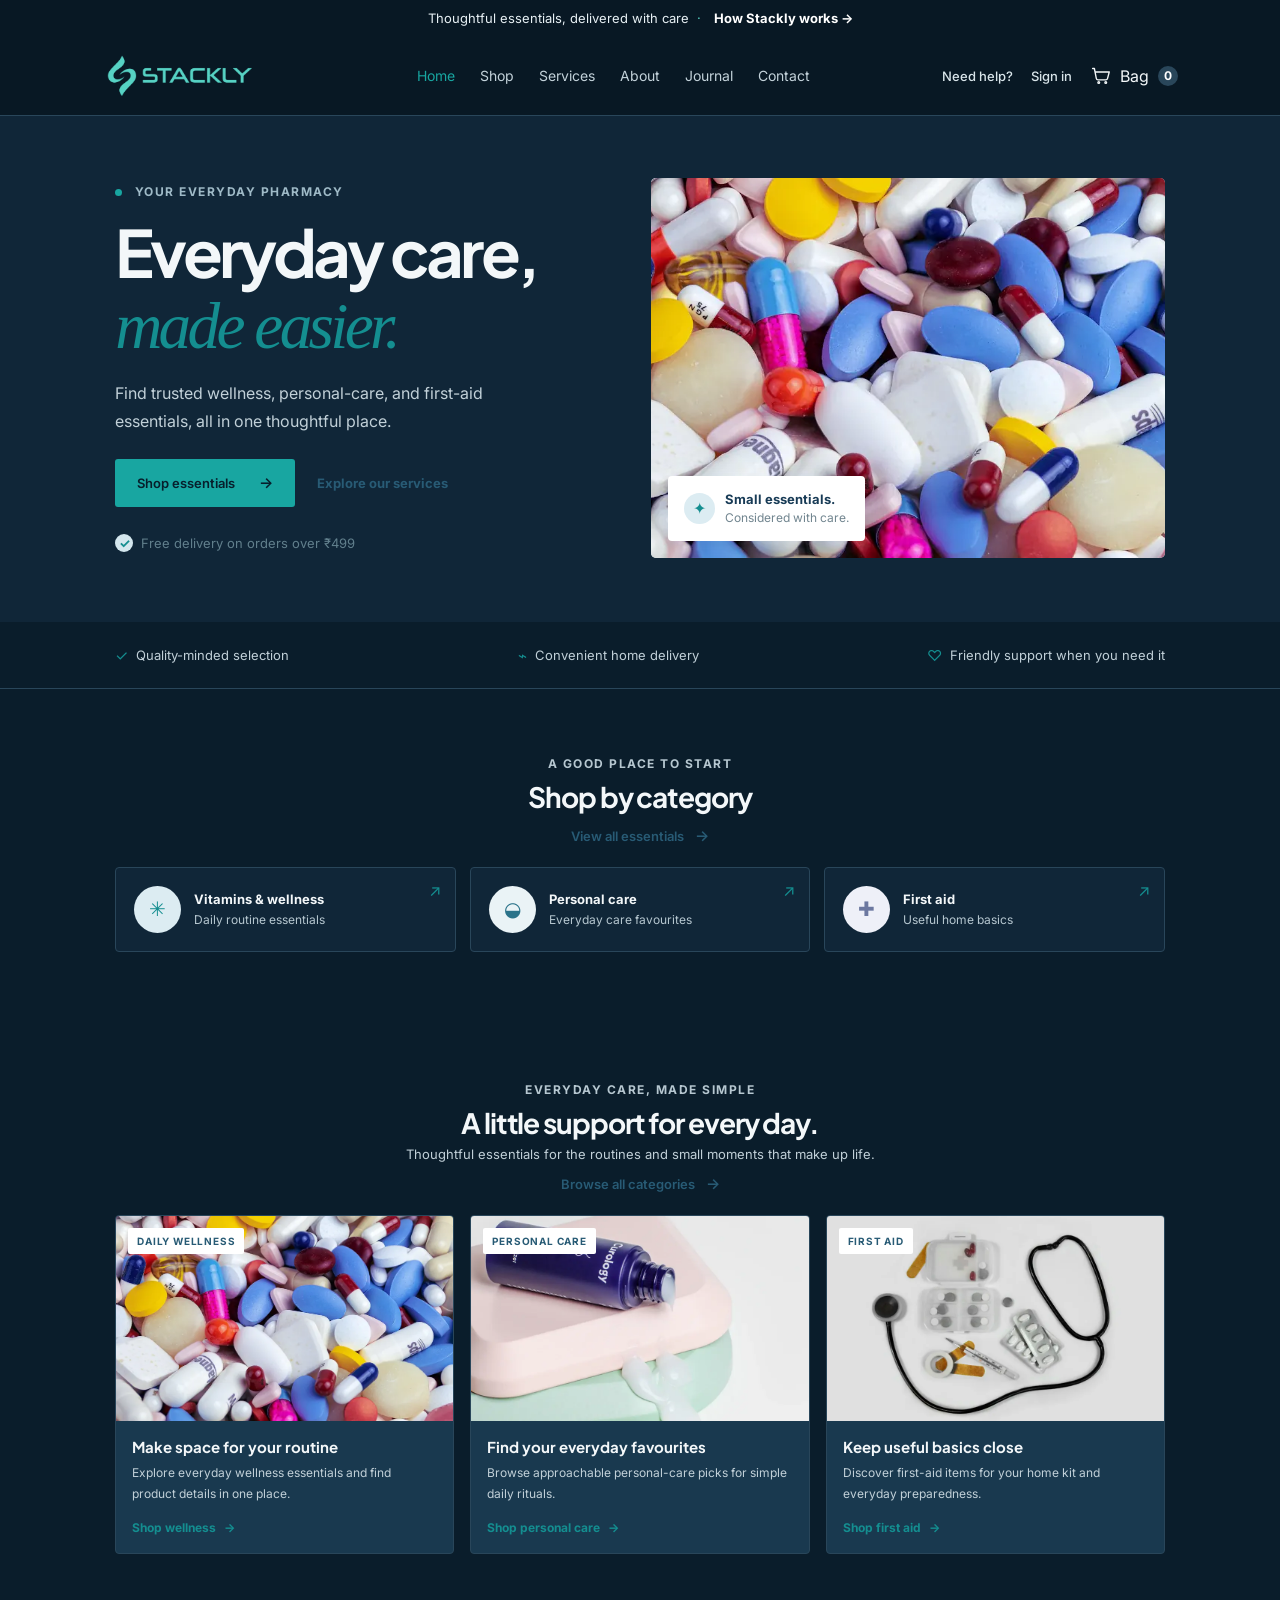
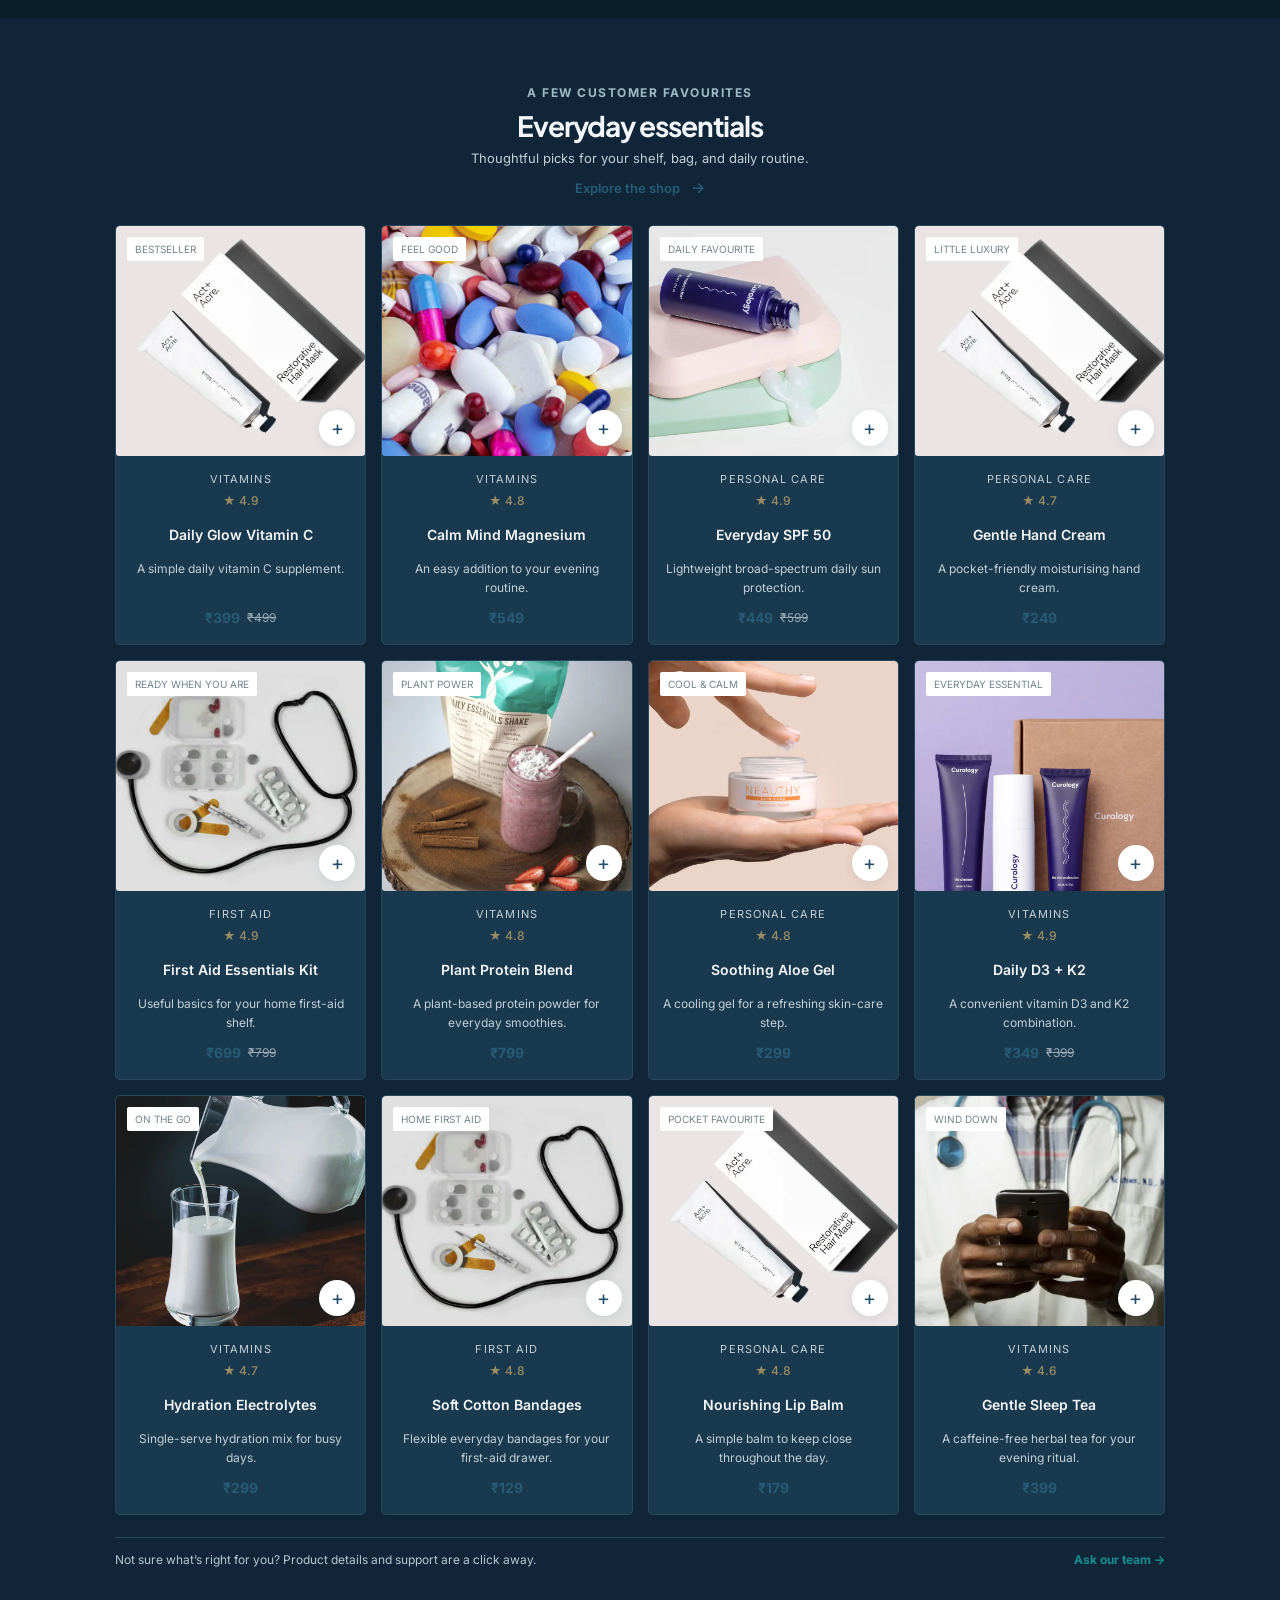
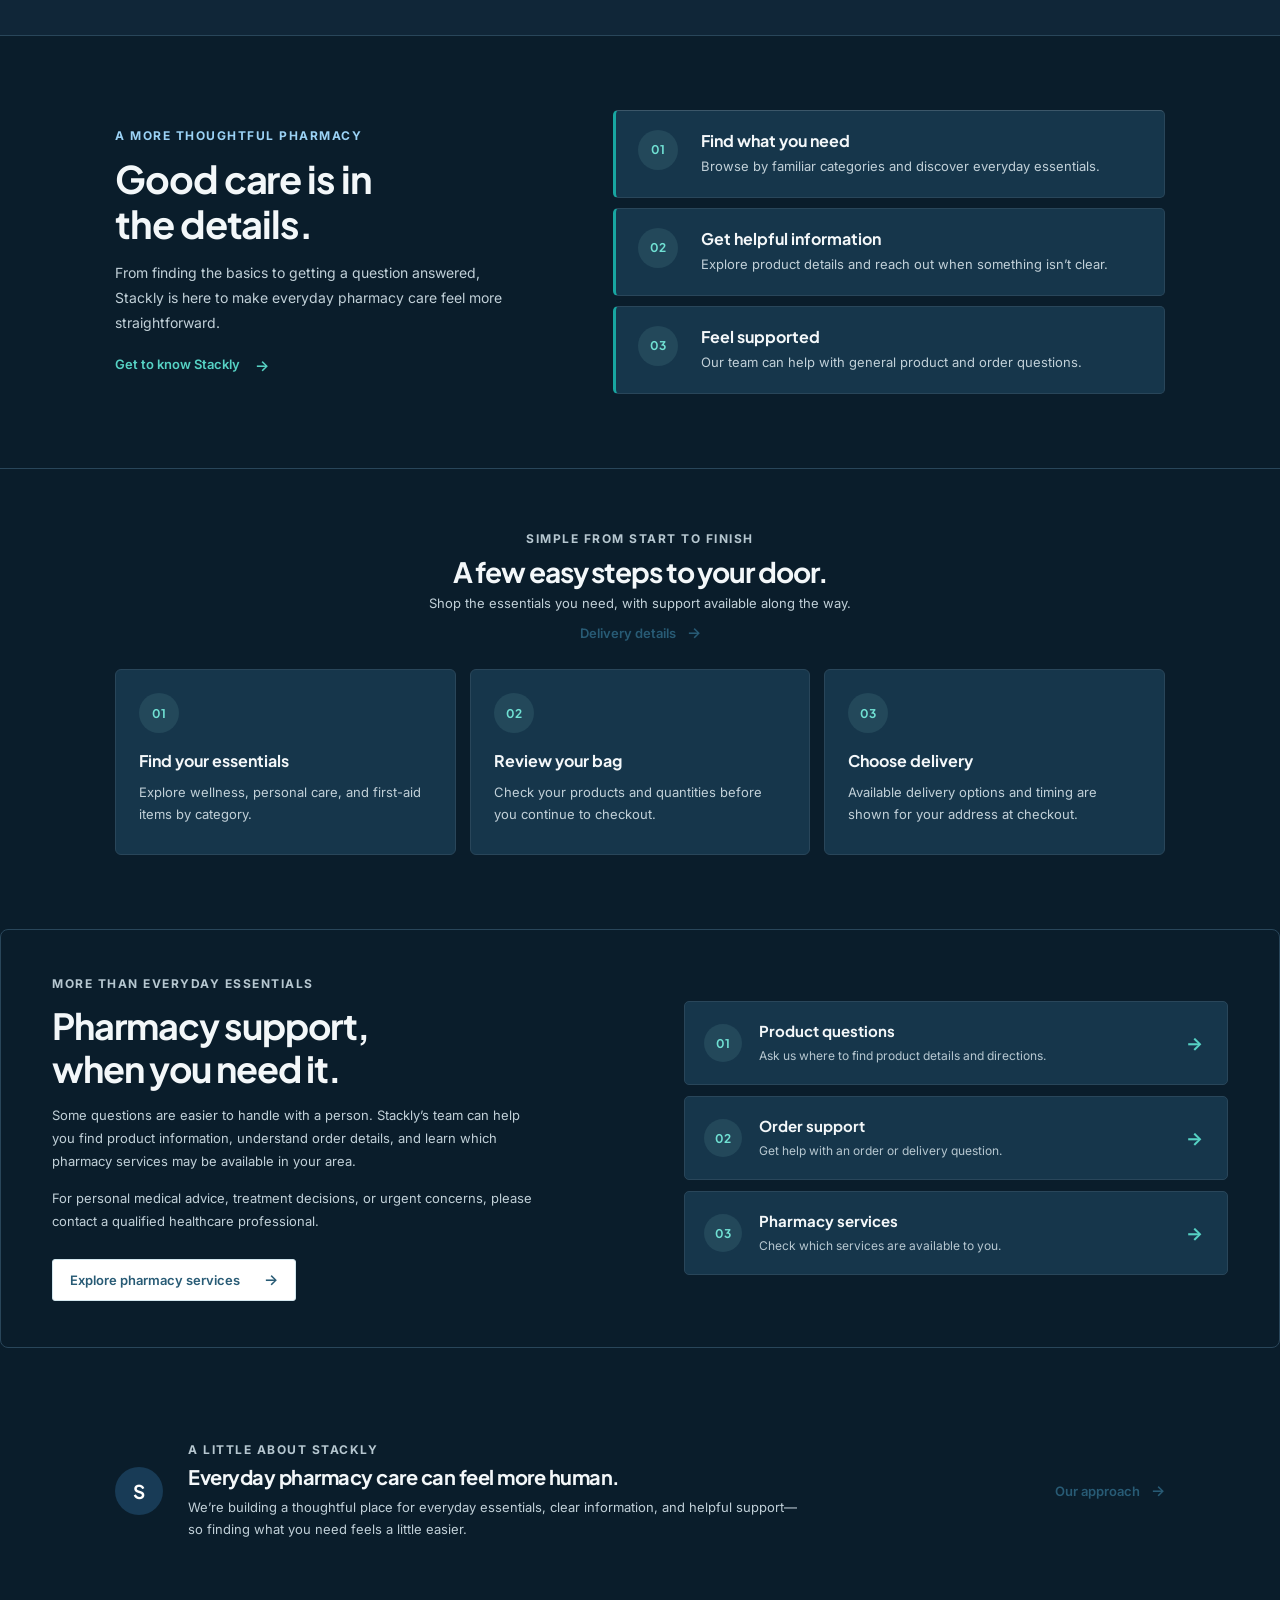
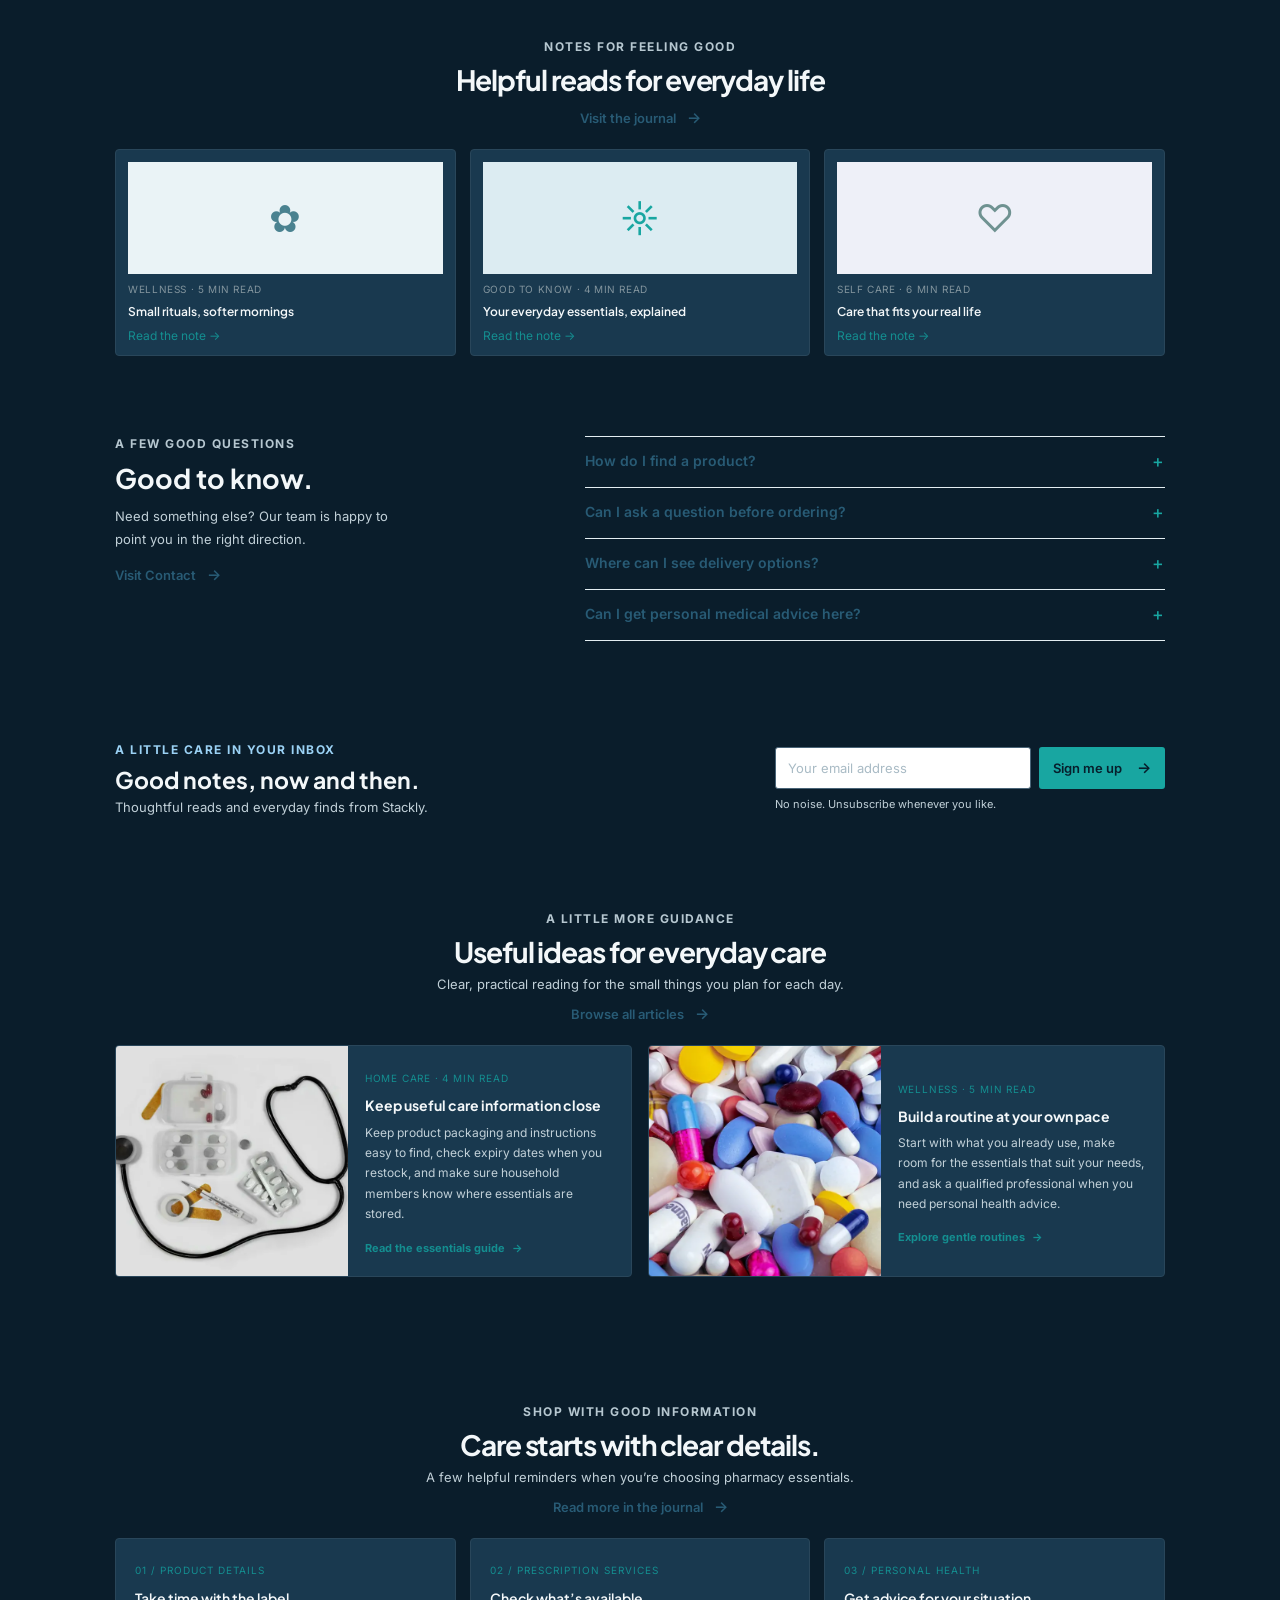
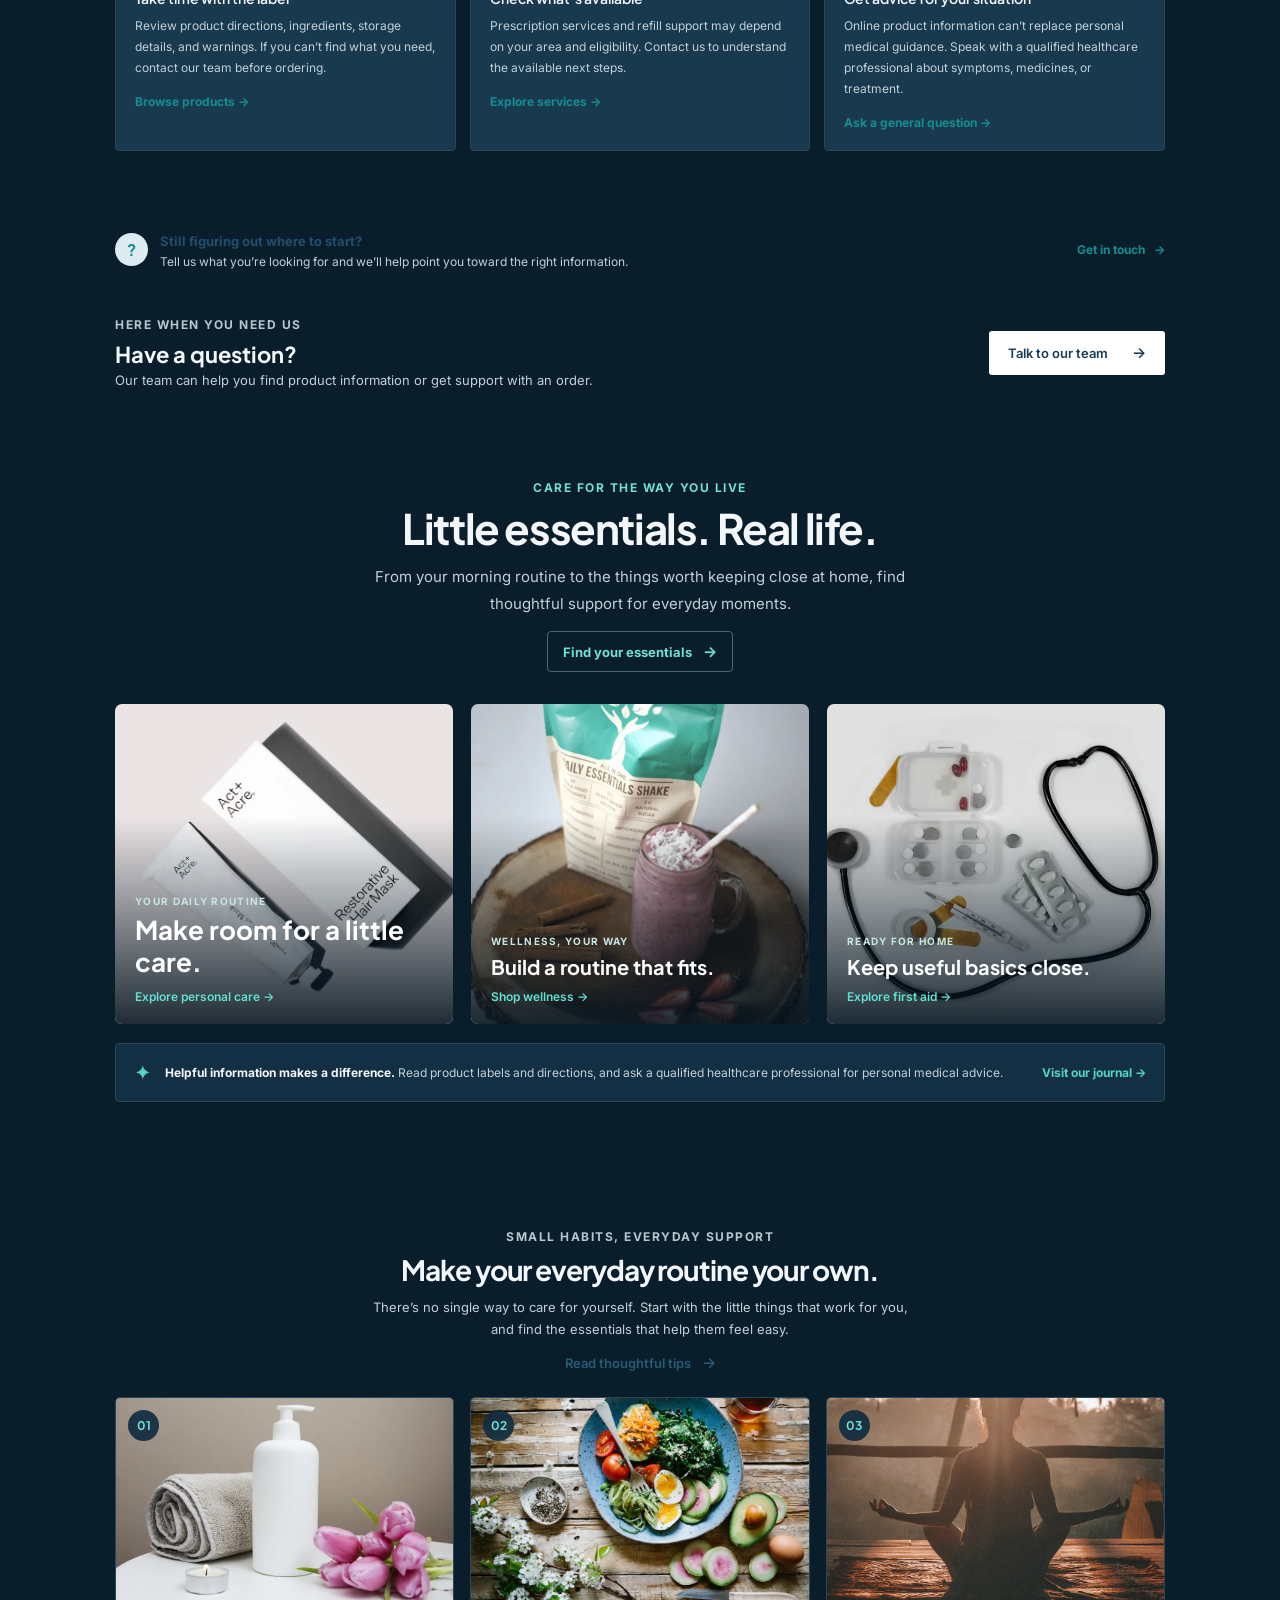
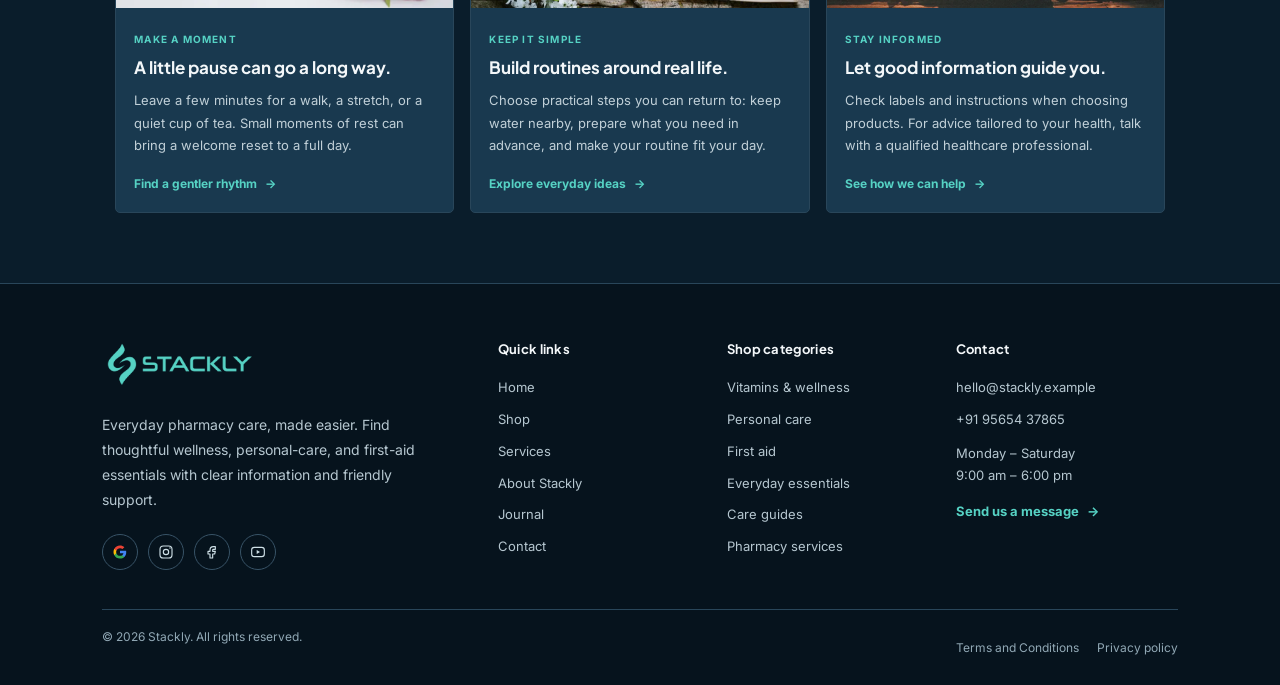
<file: index.html>
<!doctype html>
<html lang="en">
<head>
  <meta charset="UTF-8">
  <meta name="viewport" content="width=device-width, initial-scale=1">
  <meta name="theme-color" content="#183B56">
  <meta name="description" content="Everyday pharmacy essentials, thoughtfully chosen and delivered with care from Stackly.">
  <title>Stackly — Everyday care, made easier</title>
  <link rel="preconnect" href="https://fonts.googleapis.com">
  <link rel="preconnect" href="https://fonts.gstatic.com" crossorigin>
  <link href="https://fonts.googleapis.com/css2?family=Inter:wght@400;500;600;700&family=Plus+Jakarta+Sans:wght@400;500;600;700;800&display=swap" rel="stylesheet">
  <link rel="icon" type="image/webp" href="stackly_.webp">
  <link rel="stylesheet" href="styles.css">
</head>
<body class="home-page">
  <div class="announcement">Thoughtful essentials, delivered with care <span aria-hidden="true">·</span> <a href="services.html">How Stackly works <span aria-hidden="true">→</span></a></div>
  <header class="site-header">
    <a class="brand" href="index.html" aria-label="Stackly home"><img class="stackly-logo" src="stackly_.webp" alt="Stackly"></a>
    <nav class="main-nav" aria-label="Main navigation"><a class="active" href="index.html">Home</a><a href="shop.html">Shop</a><a href="services.html">Services</a><a href="about.html">About</a><a href="journal.html">Journal</a><a href="contact.html">Contact</a></nav>
    <div class="header-actions"><a class="header-help" href="contact.html">Need help?</a><a class="header-help" href="login.html">Sign in</a><button class="cart-button" id="open-cart" aria-label="Open shopping bag"><svg viewBox="0 0 24 24" aria-hidden="true"><path d="M3 4h2l2.2 11.3a2 2 0 0 0 2 1.7h8.9a2 2 0 0 0 1.9-1.5L22 8H6"/><circle cx="10" cy="20" r="1"/><circle cx="18" cy="20" r="1"/></svg><span>Bag</span><b id="cart-count">0</b></button><button class="menu-toggle" id="menu-toggle" aria-label="Toggle navigation"><span></span><span></span></button></div>
  </header>
  <main>
    <section class="home-hero">
      <div class="home-hero-copy"><div class="eyebrow"><span class="eyebrow-dot"></span> YOUR EVERYDAY PHARMACY</div><h1>Everyday care,<br><em>made easier.</em></h1><p>Find trusted wellness, personal-care, and first-aid essentials, all in one thoughtful place.</p><div class="home-hero-actions"><a class="btn btn-dark" href="404.html">Shop essentials <span>→</span></a><a class="home-secondary-link" href="404.html">Explore our services</a></div><div class="home-delivery-note"><span aria-hidden="true">✓</span> Free delivery on orders over ₹499</div></div>
      <div class="home-hero-visual" aria-label="Thoughtfully arranged wellness essentials for everyday care"><img class="hero-slide is-active" src="assets/photo-1607619056574-7b8d3ee536b2.webp" alt=""><img class="hero-slide" src="assets/photo-1556229010-6c3f2c9ca5f8.webp" alt="" aria-hidden="true"><div class="hero-image-label"><span class="hero-label-icon">✦</span><span><b>Small essentials.</b><br>Considered with care.</span></div></div>
    </section>
    <section class="home-trust" aria-label="Shopping benefits"><div><span>✓</span>Quality-minded selection</div><div><span>⌁</span>Convenient home delivery</div><div><span>♡</span>Friendly support when you need it</div></section>
    <section class="home-categories section-wrap"><div class="home-section-heading"><div><div class="eyebrow">A GOOD PLACE TO START</div><h2>Shop by category</h2></div><a class="text-link" href="404.html">View all essentials <span>→</span></a></div><div class="home-category-grid"><a href="404.html"><span class="home-category-icon icon-wellness">✳</span><span><b>Vitamins & wellness</b><small>Daily routine essentials</small></span><span class="home-category-arrow">↗</span></a><a href="404.html"><span class="home-category-icon icon-personal">◒</span><span><b>Personal care</b><small>Everyday care favourites</small></span><span class="home-category-arrow">↗</span></a><a href="404.html"><span class="home-category-icon icon-firstaid">✚</span><span><b>First aid</b><small>Useful home basics</small></span><span class="home-category-arrow">↗</span></a></div></section>
    <section class="home-image-stories section-wrap"><div class="home-section-heading"><div><div class="eyebrow">EVERYDAY CARE, MADE SIMPLE</div><h2>A little support for every day.</h2><p>Thoughtful essentials for the routines and small moments that make up life.</p></div><a class="text-link" href="404.html">Browse all categories <span>→</span></a></div><div class="home-image-grid"><article class="home-image-card"><div class="home-image-frame"><img loading="lazy" src="assets/photo-1607619056574-7b8d3ee536b2.webp" alt="Wellness essentials for a daily routine"><span class="home-image-tag">DAILY WELLNESS</span></div><div class="home-image-card-copy"><h3>Make space for your routine</h3><p>Explore everyday wellness essentials and find product details in one place.</p><a class="home-image-cta" href="404.html">Shop wellness <b>→</b></a></div></article><article class="home-image-card"><div class="home-image-frame"><img loading="lazy" src="assets/photo-1556229010-6c3f2c9ca5f8.webp" alt="Personal care products arranged in soft light"><span class="home-image-tag">PERSONAL CARE</span></div><div class="home-image-card-copy"><h3>Find your everyday favourites</h3><p>Browse approachable personal-care picks for simple daily rituals.</p><a class="home-image-cta" href="404.html">Shop personal care <b>→</b></a></div></article><article class="home-image-card"><div class="home-image-frame"><img loading="lazy" src="assets/photo-1603398938378-e54eab446dde.webp" alt="First-aid essentials for the home"><span class="home-image-tag">FIRST AID</span></div><div class="home-image-card-copy"><h3>Keep useful basics close</h3><p>Discover first-aid items for your home kit and everyday preparedness.</p><a class="home-image-cta" href="404.html">Shop first aid <b>→</b></a></div></article></div></section>    <section class="home-featured section-wrap"><div class="home-section-heading"><div><div class="eyebrow">A FEW CUSTOMER FAVOURITES</div><h2>Everyday essentials</h2><p>Thoughtful picks for your shelf, bag, and daily routine.</p></div><a class="text-link" href="404.html">Explore the shop <span>→</span></a></div><div class="product-grid" id="product-grid" data-limit="4"></div><div class="home-featured-footer"><span>Not sure what’s right for you? Product details and support are a click away.</span><a href="404.html">Ask our team →</a></div></section>
    <section class="home-service-band"><div class="home-service-intro"><div class="eyebrow">A MORE THOUGHTFUL PHARMACY</div><h2>Good care is in<br>the details.</h2><p>From finding the basics to getting a question answered, Stackly is here to make everyday pharmacy care feel more straightforward.</p><a class="text-link" href="404.html">Get to know Stackly <span>→</span></a></div><div class="home-benefit-list"><article><span>01</span><div><h3>Find what you need</h3><p>Browse by familiar categories and discover everyday essentials.</p></div></article><article><span>02</span><div><h3>Get helpful information</h3><p>Explore product details and reach out when something isn’t clear.</p></div></article><article><span>03</span><div><h3>Feel supported</h3><p>Our team can help with general product and order questions.</p></div></article></div></section>
    <section class="home-order section-wrap"><div class="home-section-heading"><div><div class="eyebrow">SIMPLE FROM START TO FINISH</div><h2>A few easy steps to your door.</h2><p>Shop the essentials you need, with support available along the way.</p></div><a class="text-link" href="404.html">Delivery details <span>→</span></a></div><div class="home-order-grid"><article><span>01</span><h3>Find your essentials</h3><p>Explore wellness, personal care, and first-aid items by category.</p></article><article><span>02</span><h3>Review your bag</h3><p>Check your products and quantities before you continue to checkout.</p></article><article><span>03</span><h3>Choose delivery</h3><p>Available delivery options and timing are shown for your address at checkout.</p></article></div></section>
    <section class="home-pharmacy section-wrap"><div class="home-pharmacy-copy"><div class="eyebrow">MORE THAN EVERYDAY ESSENTIALS</div><h2>Pharmacy support,<br>when you need it.</h2><p>Some questions are easier to handle with a person. Stackly’s team can help you find product information, understand order details, and learn which pharmacy services may be available in your area.</p><p>For personal medical advice, treatment decisions, or urgent concerns, please contact a qualified healthcare professional.</p><a class="btn btn-outline" href="404.html">Explore pharmacy services <span>→</span></a></div><div class="home-pharmacy-links"><a href="404.html"><span>01</span><div><b>Product questions</b><small>Ask us where to find product details and directions.</small></div><strong>→</strong></a><a href="404.html"><span>02</span><div><b>Order support</b><small>Get help with an order or delivery question.</small></div><strong>→</strong></a><a href="404.html"><span>03</span><div><b>Pharmacy services</b><small>Check which services are available to you.</small></div><strong>→</strong></a></div></section>
    <section class="home-story-strip"><div class="home-story-mark" aria-hidden="true">S</div><div><div class="eyebrow">A LITTLE ABOUT STACKLY</div><h2>Everyday pharmacy care can feel more human.</h2><p>We’re building a thoughtful place for everyday essentials, clear information, and helpful support—so finding what you need feels a little easier.</p></div><a class="text-link" href="404.html">Our approach <span>→</span></a></section>    <section class="home-journal-preview section-wrap"><div class="home-section-heading"><div><div class="eyebrow">NOTES FOR FEELING GOOD</div><h2>Helpful reads for everyday life</h2></div><a class="text-link" href="404.html">Visit the journal <span>→</span></a></div><div class="home-journal-grid"><a href="404.html"><span class="mini-journal-art">✿</span><small>WELLNESS · 5 MIN READ</small><b>Small rituals, softer mornings</b><span>Read the note →</span></a><a href="404.html"><span class="mini-journal-art mini-blue">☼</span><small>GOOD TO KNOW · 4 MIN READ</small><b>Your everyday essentials, explained</b><span>Read the note →</span></a><a href="404.html"><span class="mini-journal-art mini-lilac">♡</span><small>SELF CARE · 6 MIN READ</small><b>Care that fits your real life</b><span>Read the note →</span></a></div></section>
    <section class="home-faq-section section-wrap"><div><div class="eyebrow">A FEW GOOD QUESTIONS</div><h2>Good to know.</h2><p>Need something else? Our team is happy to point you in the right direction.</p><a class="text-link" href="404.html">Visit Contact <span>→</span></a></div><div class="faq-list"><details><summary>How do I find a product? <span>＋</span></summary><p>Browse the Shop by category, or use the search field to look for a product by name.</p></details><details><summary>Can I ask a question before ordering? <span>＋</span></summary><p>Yes. Send us a note through the Contact page for general product or order questions.</p></details><details><summary>Where can I see delivery options? <span>＋</span></summary><p>Delivery choices and timing depend on your address and are shown during checkout.</p></details><details><summary>Can I get personal medical advice here? <span>＋</span></summary><p>Our site shares general product information. For advice about your health or medicines, speak with a qualified healthcare professional.</p></details></div></section>
    <section class="home-newsletter"><div><div class="eyebrow">A LITTLE CARE IN YOUR INBOX</div><h2>Good notes, now and then.</h2><p>Thoughtful reads and everyday finds from Stackly.</p></div><form id="newsletter-form" class="newsletter-form"><label class="sr-only" for="email-input">Your email address</label><input id="email-input" type="email" placeholder="Your email address" required><button class="btn btn-dark" type="submit">Sign me up <span>→</span></button><small id="newsletter-message">No noise. Unsubscribe whenever you like.</small></form></section>
    <section class="home-feature-guides section-wrap"><div class="home-section-heading"><div><div class="eyebrow">A LITTLE MORE GUIDANCE</div><h2>Useful ideas for everyday care</h2><p>Clear, practical reading for the small things you plan for each day.</p></div><a class="text-link" href="404.html">Browse all articles <span>→</span></a></div><div class="home-guide-cards"><article class="home-guide-card"><div class="home-guide-photo"><img loading="lazy" src="assets/photo-1603398938378-e54eab446dde.webp" alt="Everyday first-aid supplies arranged together"></div><div class="home-guide-copy"><span class="guide-kicker">HOME CARE · 4 MIN READ</span><h3>Keep useful care information close</h3><p>Keep product packaging and instructions easy to find, check expiry dates when you restock, and make sure household members know where essentials are stored.</p><a href="404.html">Read the essentials guide <b>→</b></a></div></article><article class="home-guide-card"><div class="home-guide-photo"><img loading="lazy" src="assets/photo-1607619056574-7b8d3ee536b2.webp" alt="Wellness products arranged for a daily routine"></div><div class="home-guide-copy"><span class="guide-kicker">WELLNESS · 5 MIN READ</span><h3>Build a routine at your own pace</h3><p>Start with what you already use, make room for the essentials that suit your needs, and ask a qualified professional when you need personal health advice.</p><a href="404.html">Explore gentle routines <b>→</b></a></div></article></div></section>    <section class="home-guidance section-wrap"><div class="home-section-heading"><div><div class="eyebrow">SHOP WITH GOOD INFORMATION</div><h2>Care starts with clear details.</h2><p>A few helpful reminders when you’re choosing pharmacy essentials.</p></div><a class="text-link" href="404.html">Read more in the journal <span>→</span></a></div><div class="home-guidance-grid"><article><span>01 / PRODUCT DETAILS</span><h3>Take time with the label</h3><p>Review product directions, ingredients, storage details, and warnings. If you can’t find what you need, contact our team before ordering.</p><a href="404.html">Browse products →</a></article><article><span>02 / PRESCRIPTION SERVICES</span><h3>Check what’s available</h3><p>Prescription services and refill support may depend on your area and eligibility. Contact us to understand the available next steps.</p><a href="404.html">Explore services →</a></article><article><span>03 / PERSONAL HEALTH</span><h3>Get advice for your situation</h3><p>Online product information can’t replace personal medical guidance. Speak with a qualified healthcare professional about symptoms, medicines, or treatment.</p><a href="404.html">Ask a general question →</a></article></div></section>
    <section class="home-help-strip"><div><span class="home-help-symbol">?</span><div><b>Still figuring out where to start?</b><p>Tell us what you’re looking for and we’ll help point you toward the right information.</p></div></div><a href="404.html">Get in touch <span>→</span></a></section>    <section class="home-contact-cta"><div><div class="eyebrow">HERE WHEN YOU NEED US</div><h2>Have a question?</h2><p>Our team can help you find product information or get support with an order.</p></div><a class="btn btn-light" href="404.html">Talk to our team <span>→</span></a></section>
    <section class="home-lifestyle section-wrap">
      <div class="home-section-heading">
        <div><div class="eyebrow">CARE FOR THE WAY YOU LIVE</div><h2>Little essentials. Real life.</h2><p>From your morning routine to the things worth keeping close at home, find thoughtful support for everyday moments.</p></div>
        <a class="text-link" href="404.html">Find your essentials <span>→</span></a>
      </div>
      <div class="home-lifestyle-grid">
        <article class="lifestyle-card lifestyle-large"><img loading="lazy" src="assets/photo-1608248543803-ba4f8c70ae0b.webp" alt="Skincare and personal care essentials arranged on a bright counter"><span class="lifestyle-shade"></span><span class="lifestyle-copy"><small>YOUR DAILY ROUTINE</small><b>Make room for a little care.</b><a class="lifestyle-card-action" href="404.html">Explore personal care →</a></span></article>
        <article class="lifestyle-card"><img loading="lazy" src="assets/photo-1579722821273-0f6c7d44362f.webp" alt="Wellness drink and nourishing everyday ingredients"><span class="lifestyle-shade"></span><span class="lifestyle-copy"><small>WELLNESS, YOUR WAY</small><b>Build a routine that fits.</b><a class="lifestyle-card-action" href="404.html">Shop wellness →</a></span></article>
        <article class="lifestyle-card"><img loading="lazy" src="assets/photo-1603398938378-e54eab446dde.webp" alt="A collection of useful first aid and home care items"><span class="lifestyle-shade"></span><span class="lifestyle-copy"><small>READY FOR HOME</small><b>Keep useful basics close.</b><a class="lifestyle-card-action" href="404.html">Explore first aid →</a></span></article>
      </div>
      <div class="home-lifestyle-note"><span>✦</span><p><b>Helpful information makes a difference.</b> Read product labels and directions, and ask a qualified healthcare professional for personal medical advice.</p><a href="404.html">Visit our journal →</a></div>
    </section>
    <section class="home-routine section-wrap">
      <div class="home-section-heading">
        <div><div class="eyebrow">SMALL HABITS, EVERYDAY SUPPORT</div><h2>Make your everyday routine your own.</h2><p>There’s no single way to care for yourself. Start with the little things that work for you, and find the essentials that help them feel easy.</p></div>
        <a class="text-link" href="404.html">Read thoughtful tips <span>→</span></a>
      </div>
      <div class="routine-grid">
        <article class="routine-card"><div class="routine-image"><img loading="lazy" src="assets/photo-1540555700478-4be289fbecef.webp" alt="A calm, sunlit space for a moment of rest"><span>01</span></div><div class="routine-copy"><small>MAKE A MOMENT</small><h3>A little pause can go a long way.</h3><p>Leave a few minutes for a walk, a stretch, or a quiet cup of tea. Small moments of rest can bring a welcome reset to a full day.</p><a href="404.html">Find a gentler rhythm <b>→</b></a></div></article>
        <article class="routine-card"><div class="routine-image"><img loading="lazy" src="assets/photo-1490645935967-10de6ba17061.webp" alt="Fresh fruit and nourishing food prepared for the day"><span>02</span></div><div class="routine-copy"><small>KEEP IT SIMPLE</small><h3>Build routines around real life.</h3><p>Choose practical steps you can return to: keep water nearby, prepare what you need in advance, and make your routine fit your day.</p><a href="404.html">Explore everyday ideas <b>→</b></a></div></article>
        <article class="routine-card"><div class="routine-image"><img loading="lazy" src="assets/photo-1506126613408-eca07ce68773.webp" alt="A peaceful space set aside for reflection and wellbeing"><span>03</span></div><div class="routine-copy"><small>STAY INFORMED</small><h3>Let good information guide you.</h3><p>Check labels and instructions when choosing products. For advice tailored to your health, talk with a qualified healthcare professional.</p><a href="404.html">See how we can help <b>→</b></a></div></article>
      </div>
    </section>
  </main>
  <footer class="site-footer">
  <div class="footer-main">
    <div class="footer-brand-block">
      <a class="footer-brand-logo" href="index.html" aria-label="Stackly home"><img class="stackly-logo" src="stackly_.webp" alt="Stackly"></a>
      <p class="footer-description">Everyday pharmacy care, made easier. Find thoughtful wellness, personal-care, and first-aid essentials with clear information and friendly support.</p>
      <div class="footer-socials" aria-label="Follow Stackly">
        <a href="404.html" aria-label="Google"><svg viewBox="0 0 24 24" aria-hidden="true"><path d="M21.35 12.2c0-.7-.06-1.37-.18-2.02H12v3.83h5.24a4.48 4.48 0 0 1-1.94 2.94v2.47h3.15c1.84-1.7 2.9-4.2 2.9-7.22z"/><path d="M12 21.7c2.63 0 4.84-.87 6.45-2.35l-3.15-2.47c-.87.58-1.98.93-3.3.93-2.54 0-4.69-1.71-5.46-4.02H3.28v2.55A9.74 9.74 0 0 0 12 21.7z"/><path d="M6.54 13.79A5.86 5.86 0 0 1 6.23 12c0-.62.11-1.22.31-1.79V7.66H3.28A9.7 9.7 0 0 0 2.25 12c0 1.57.38 3.05 1.03 4.34z"/><path d="M12 6.19c1.43 0 2.72.49 3.73 1.47l2.8-2.8C16.83 3.27 14.63 2.3 12 2.3a9.74 9.74 0 0 0-8.72 5.36l3.26 2.55c.77-2.31 2.92-4.02 5.46-4.02z"/></svg></a>
        <a href="404.html" aria-label="Instagram"><svg viewBox="0 0 24 24" aria-hidden="true"><rect x="3" y="3" width="18" height="18" rx="5"/><circle cx="12" cy="12" r="4"/><circle cx="18" cy="6" r="1" class="social-fill"/></svg></a>
        <a href="404.html" aria-label="Facebook"><svg viewBox="0 0 24 24" aria-hidden="true"><path d="M14 8h3V4h-3c-3 0-5 2-5 5v2H6v4h3v6h4v-6h3l1-4h-4V9c0-.7.3-1 1-1z"/></svg></a>
        <a href="404.html" aria-label="YouTube"><svg viewBox="0 0 24 24" aria-hidden="true"><rect x="2.5" y="5" width="19" height="14" rx="4"/><path d="m10 9 5 3-5 3z" class="social-fill"/></svg></a>
      </div>
    </div>
    <nav class="footer-column" aria-label="Quick links"><h3>Quick links</h3><a href="index.html">Home</a><a href="shop.html">Shop</a><a href="services.html">Services</a><a href="about.html">About Stackly</a><a href="journal.html">Journal</a><a href="contact.html">Contact</a></nav>
    <nav class="footer-column" aria-label="Shop categories"><h3>Shop categories</h3><a href="404.html">Vitamins &amp; wellness</a><a href="404.html">Personal care</a><a href="404.html">First aid</a><a href="404.html">Everyday essentials</a><a href="404.html">Care guides</a><a href="404.html">Pharmacy services</a></nav>
    <div class="footer-column footer-contact"><h3>Contact</h3><a href="mailto:hello@stackly.example">hello@stackly.example</a><p>Monday – Saturday<br>9:00 am – 6:00 pm</p><a class="footer-contact-link" href="contact.html">Send us a message <span>→</span></a></div>
  </div>
  <div class="footer-bottom"><span>© 2026 Stackly. All rights reserved.</span><nav class="footer-legal-links" aria-label="Legal information"><a href="404.html">Terms and Conditions</a><a href="404.html">Privacy policy</a></nav></div>
</footer>
  <div class="overlay" id="overlay"></div><aside class="cart-drawer" id="cart-drawer" aria-label="Shopping bag" aria-hidden="true"><div class="drawer-head"><div><div class="eyebrow">YOUR SHOPPING BAG</div><h2>Your bag <span id="drawer-count">(0)</span></h2></div><button class="close-btn" id="close-cart" aria-label="Close bag">×</button></div><div class="cart-items" id="cart-items"></div><div class="cart-empty" id="cart-empty"><span>♡</span><h3>Your bag is empty.</h3><p>Browse the shop to find your everyday essentials.</p><a class="btn btn-dark" href="shop.html">Go to the shop <span>→</span></a></div><div class="drawer-foot" id="drawer-foot"><div class="delivery-progress"><span>✳</span><span id="delivery-message"></span></div><div class="subtotal"><span>Subtotal</span><strong id="cart-total">₹0</strong></div><button class="btn btn-dark checkout-btn" id="checkout-btn">Continue to checkout <span>→</span></button><small>Taxes and delivery calculated at checkout.</small></div></aside><div class="toast" id="toast" role="status"></div>
  <script src="script.js"></script>
</body>
</html>
</file>
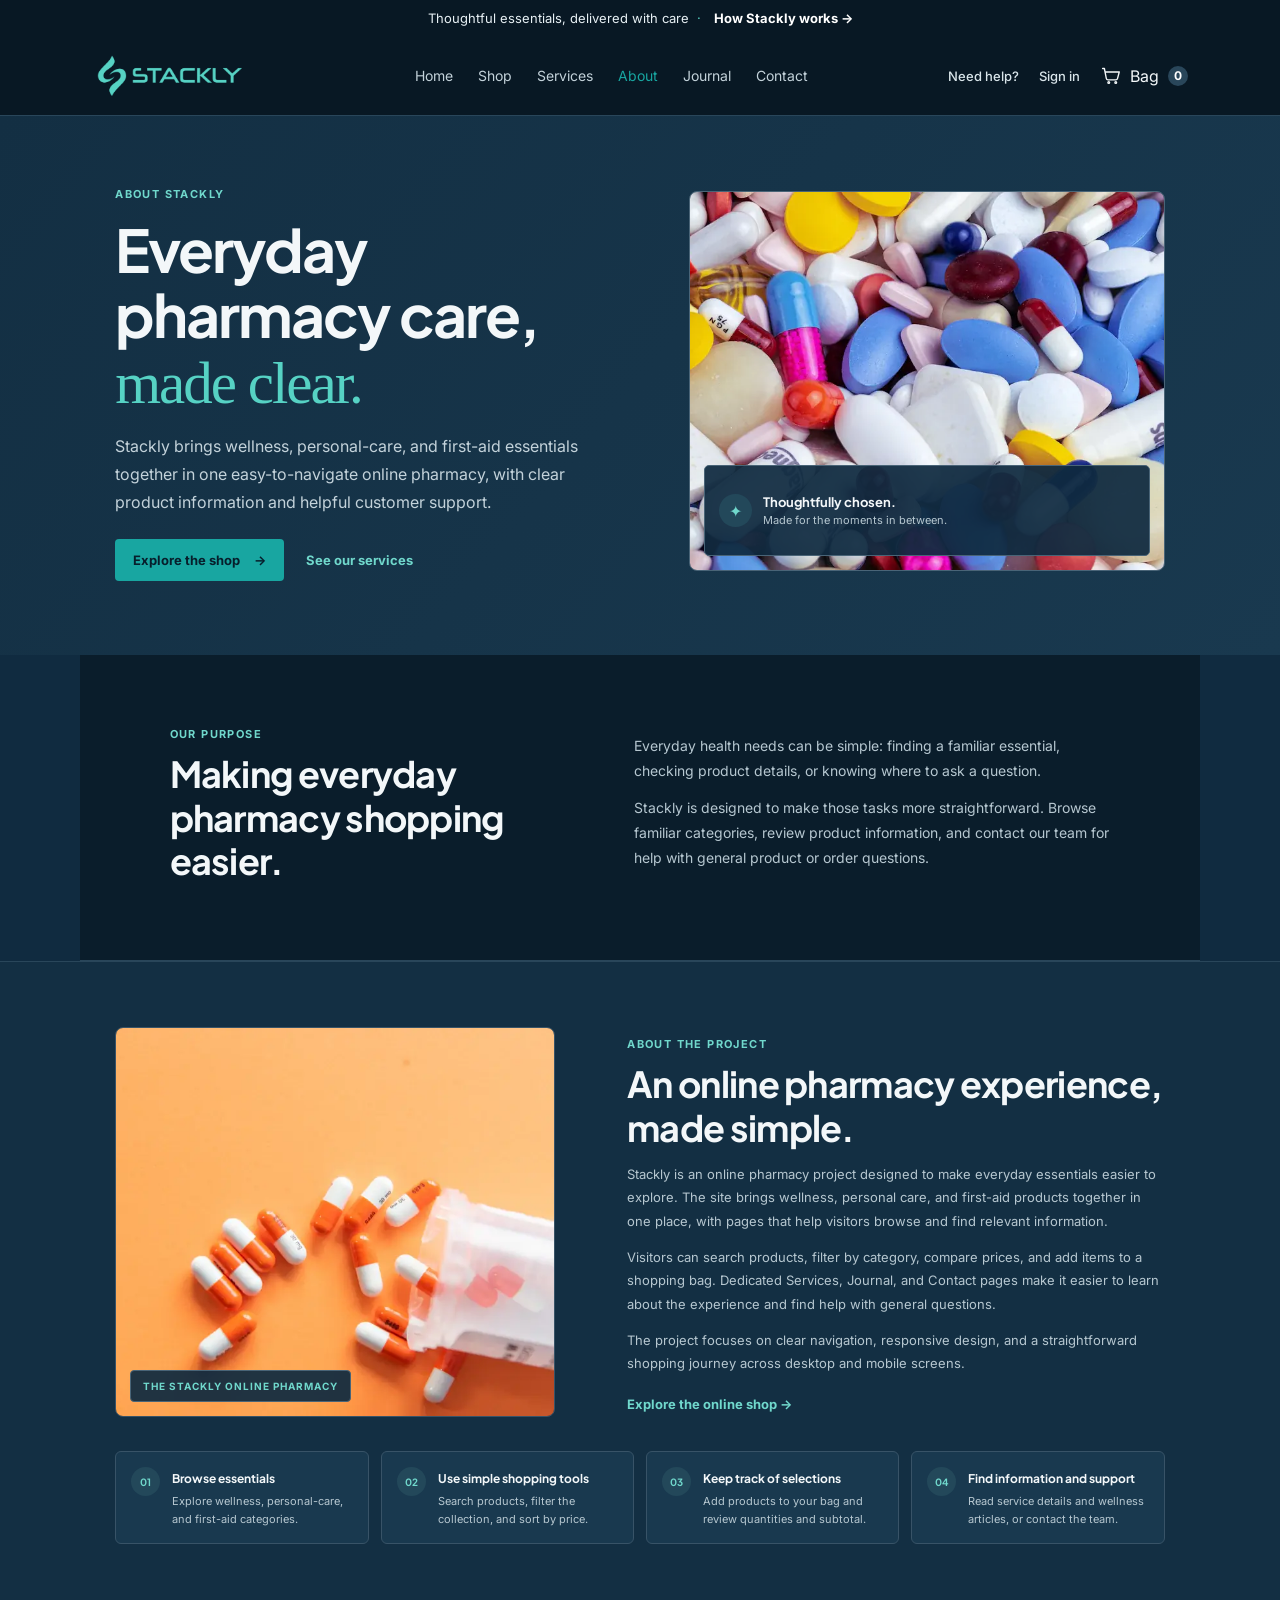
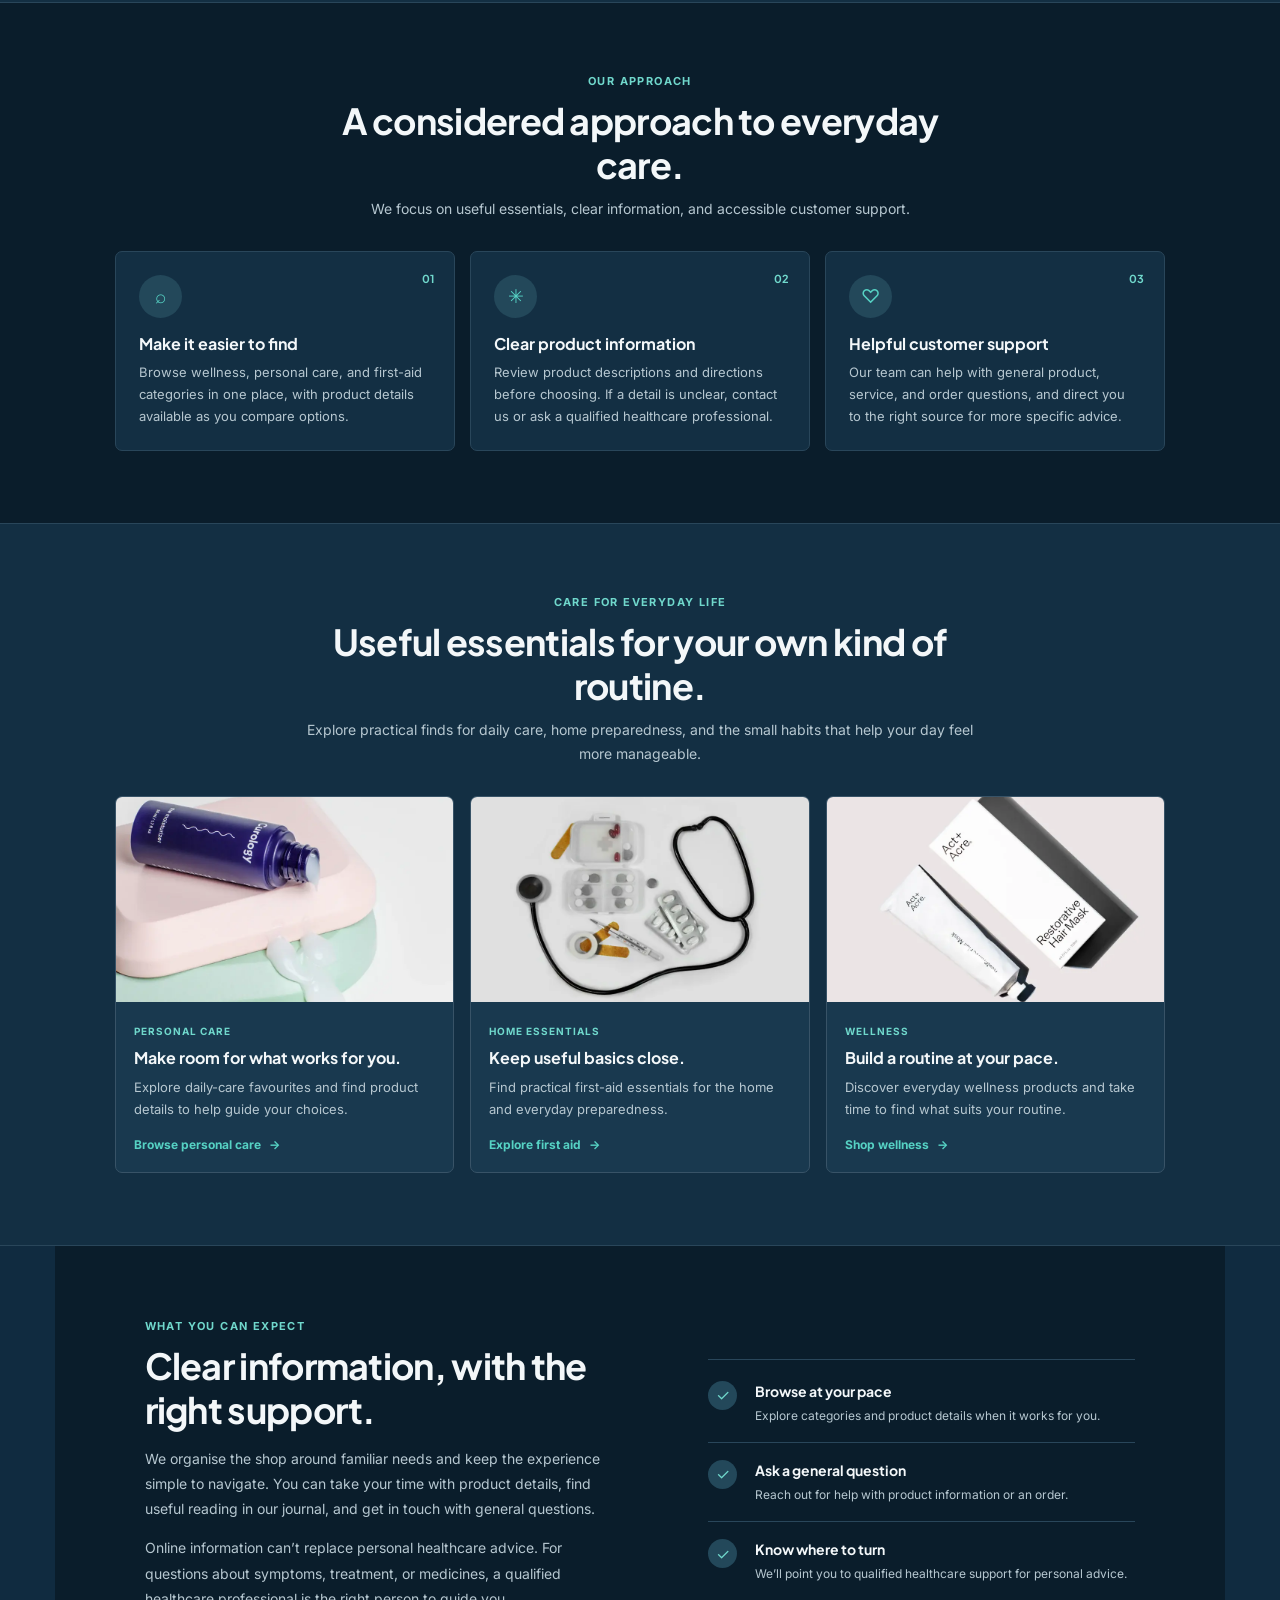
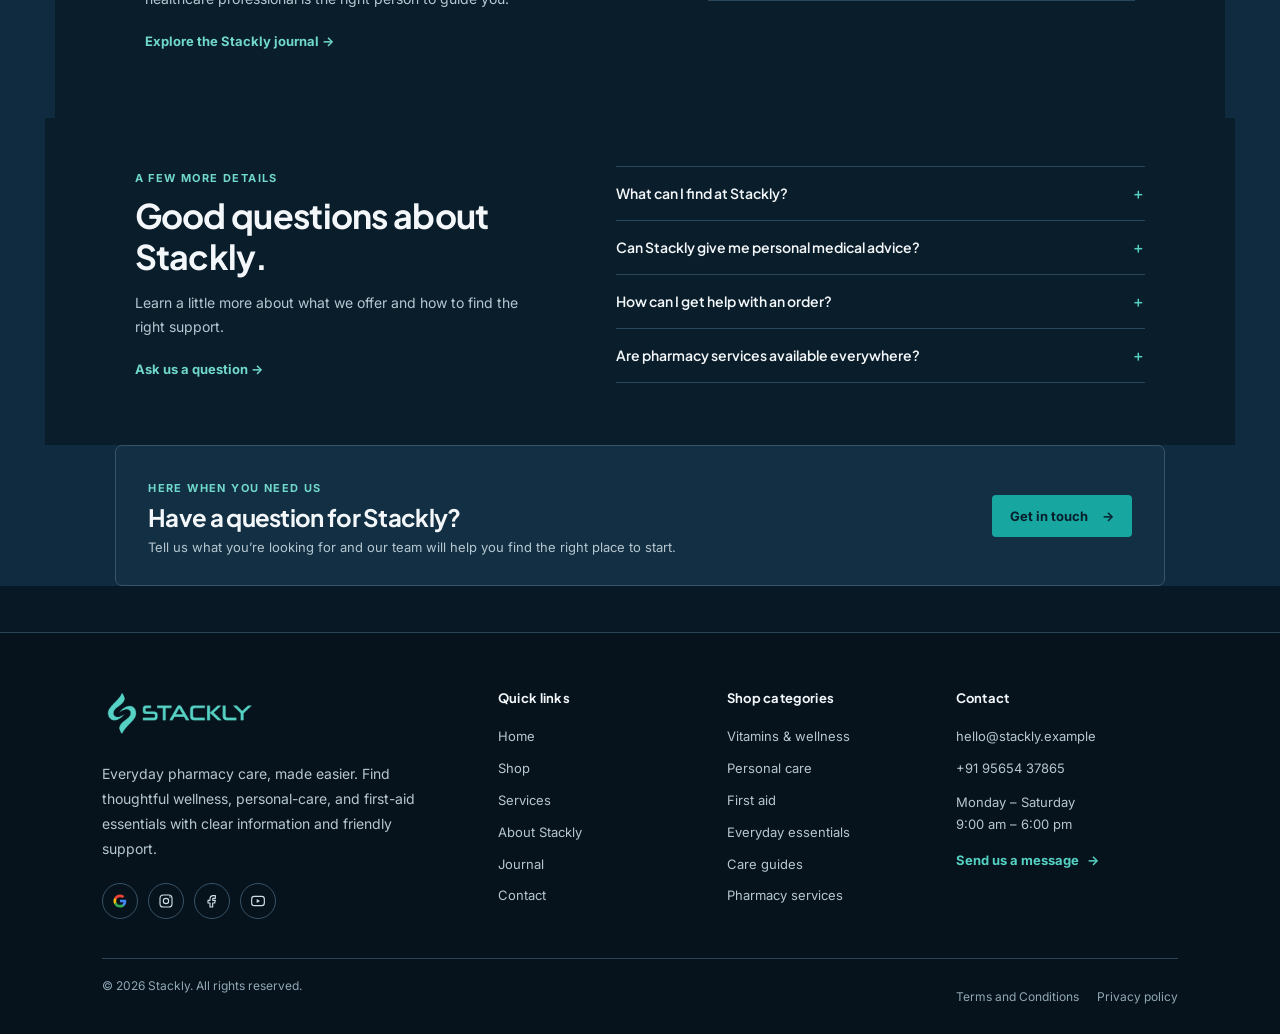
<file: about.html>
<!doctype html><html lang="en"><head><meta charset="UTF-8"><meta name="viewport" content="width=device-width,initial-scale=1"><title>About — Stackly</title><link rel="preconnect" href="https://fonts.googleapis.com"><link rel="preconnect" href="https://fonts.gstatic.com" crossorigin><link href="https://fonts.googleapis.com/css2?family=Inter:wght@400;500;600;700&family=Plus+Jakarta+Sans:wght@400;500;600;700;800&display=swap" rel="stylesheet"><link rel="icon" type="image/webp" href="stackly_.webp"><link rel="stylesheet" href="styles.css"></head><body class="about-page">
<div class="announcement">✦ A little more care, every day. <a href="services.html">See what we do →</a></div><header class="site-header"><a class="brand" href="index.html"><img class="stackly-logo" src="stackly_.webp" alt="Stackly"></a><nav class="main-nav"><a href="index.html">Home</a><a href="shop.html">Shop</a><a href="services.html">Services</a><a class="active" href="about.html">About</a><a href="journal.html">Journal</a><a href="contact.html">Contact</a></nav><div class="header-actions"><a class="icon-btn account-btn" href="login.html" aria-label="Sign in"><svg viewBox="0 0 24 24" aria-hidden="true"><circle cx="12" cy="8" r="4"></circle><path d="M4 21a8 8 0 0 1 16 0"></path></svg></a><button class="cart-button" id="open-cart"><svg viewBox="0 0 24 24"><path d="M3 4h2l2.2 11.3a2 2 0 0 0 2 1.7h8.9a2 2 0 0 0 1.9-1.5L22 8H6"/><circle cx="10" cy="20" r="1"/><circle cx="18" cy="20" r="1"/></svg><span>Bag</span><b id="cart-count">0</b></button><button class="menu-toggle" id="menu-toggle" aria-label="Toggle navigation"><span></span><span></span></button></div></header>
<main class="about-content">
  <section class="ab-hero">
    <div class="ab-hero-copy"><span class="ab-kicker">ABOUT STACKLY</span><h1>Everyday pharmacy care,<br><em>made clear.</em></h1><p>Stackly brings wellness, personal-care, and first-aid essentials together in one easy-to-navigate online pharmacy, with clear product information and helpful customer support.</p><div class="ab-hero-actions"><a class="ab-button" href="404.html">Explore the shop <span>→</span></a><a class="ab-link" href="404.html">See our services</a></div></div>
    <div class="ab-hero-image"><img src="assets/photo-1607619056574-7b8d3ee536b2.webp" alt="Thoughtful wellness essentials arranged for an everyday routine"><div><span>✦</span><p><b>Thoughtfully chosen.</b><small>Made for the moments in between.</small></p></div></div>
  </section>
  <section class="ab-intro">
    <div class="ab-section-heading"><span class="ab-kicker">OUR PURPOSE</span><h2>Making everyday pharmacy shopping easier.</h2></div>
    <div class="ab-intro-copy"><p>Everyday health needs can be simple: finding a familiar essential, checking product details, or knowing where to ask a question.</p><p>Stackly is designed to make those tasks more straightforward. Browse familiar categories, review product information, and contact our team for help with general product or order questions.</p></div>
  </section>
  <section class="ab-project-section"><div class="ab-project-layout"><div class="ab-project-image"><img loading="lazy" src="assets/photo-1587854692152-cbe660dbde88.webp" alt="Everyday pharmacy essentials displayed for online browsing"><span>THE STACKLY ONLINE PHARMACY</span></div><div class="ab-project-copy"><span class="ab-kicker">ABOUT THE PROJECT</span><h2>An online pharmacy experience, made simple.</h2><p>Stackly is an online pharmacy project designed to make everyday essentials easier to explore. The site brings wellness, personal care, and first-aid products together in one place, with pages that help visitors browse and find relevant information.</p><p>Visitors can search products, filter by category, compare prices, and add items to a shopping bag. Dedicated Services, Journal, and Contact pages make it easier to learn about the experience and find help with general questions.</p><p>The project focuses on clear navigation, responsive design, and a straightforward shopping journey across desktop and mobile screens.</p><a class="ab-link" href="404.html">Explore the online shop <span>→</span></a></div></div><div class="ab-project-features"><article><span>01</span><div><b>Browse essentials</b><p>Explore wellness, personal-care, and first-aid categories.</p></div></article><article><span>02</span><div><b>Use simple shopping tools</b><p>Search products, filter the collection, and sort by price.</p></div></article><article><span>03</span><div><b>Keep track of selections</b><p>Add products to your bag and review quantities and subtotal.</p></div></article><article><span>04</span><div><b>Find information and support</b><p>Read service details and wellness articles, or contact the team.</p></div></article></div></section><section class="ab-values">
    <div class="ab-section-heading"><span class="ab-kicker">OUR APPROACH</span><h2>A considered approach to everyday care.</h2><p>We focus on useful essentials, clear information, and accessible customer support.</p></div>
    <div class="ab-value-grid"><article><span>01</span><div class="ab-value-icon">⌕</div><h3>Make it easier to find</h3><p>Browse wellness, personal care, and first-aid categories in one place, with product details available as you compare options.</p></article><article><span>02</span><div class="ab-value-icon">✳</div><h3>Clear product information</h3><p>Review product descriptions and directions before choosing. If a detail is unclear, contact us or ask a qualified healthcare professional.</p></article><article><span>03</span><div class="ab-value-icon">♡</div><h3>Helpful customer support</h3><p>Our team can help with general product, service, and order questions, and direct you to the right source for more specific advice.</p></article></div>
  </section>
  <section class="ab-image-stories">
    <div class="ab-section-heading"><span class="ab-kicker">CARE FOR EVERYDAY LIFE</span><h2>Useful essentials for your own kind of routine.</h2><p>Explore practical finds for daily care, home preparedness, and the small habits that help your day feel more manageable.</p></div>
    <div class="ab-image-grid"><article><div class="ab-card-image"><img loading="lazy" src="assets/photo-1556229010-6c3f2c9ca5f8.webp" alt="Personal-care products arranged for an everyday routine"></div><div class="ab-card-copy"><small>PERSONAL CARE</small><h3>Make room for what works for you.</h3><p>Explore daily-care favourites and find product details to help guide your choices.</p><a href="404.html">Browse personal care <b>→</b></a></div></article><article><div class="ab-card-image"><img loading="lazy" src="assets/photo-1603398938378-e54eab446dde.webp" alt="Useful first-aid and home-care items kept together"></div><div class="ab-card-copy"><small>HOME ESSENTIALS</small><h3>Keep useful basics close.</h3><p>Find practical first-aid essentials for the home and everyday preparedness.</p><a href="404.html">Explore first aid <b>→</b></a></div></article><article><div class="ab-card-image"><img loading="lazy" src="assets/photo-1608248543803-ba4f8c70ae0b.webp" alt="Everyday wellness and self-care products in a calm setting"></div><div class="ab-card-copy"><small>WELLNESS</small><h3>Build a routine at your pace.</h3><p>Discover everyday wellness products and take time to find what suits your routine.</p><a href="404.html">Shop wellness <b>→</b></a></div></article></div>
  </section>
  <section class="ab-promise">
    <div class="ab-promise-copy"><span class="ab-kicker">WHAT YOU CAN EXPECT</span><h2>Clear information, with the right support.</h2><p>We organise the shop around familiar needs and keep the experience simple to navigate. You can take your time with product details, find useful reading in our journal, and get in touch with general questions.</p><p>Online information can’t replace personal healthcare advice. For questions about symptoms, treatment, or medicines, a qualified healthcare professional is the right person to guide you.</p><a class="ab-link" href="404.html">Explore the Stackly journal <span>→</span></a></div>
    <div class="ab-promise-list"><article><span>✓</span><div><b>Browse at your pace</b><p>Explore categories and product details when it works for you.</p></div></article><article><span>✓</span><div><b>Ask a general question</b><p>Reach out for help with product information or an order.</p></div></article><article><span>✓</span><div><b>Know where to turn</b><p>We’ll point you to qualified healthcare support for personal advice.</p></div></article></div>
  </section>
  <section class="ab-faq"><div class="ab-faq-intro"><span class="ab-kicker">A FEW MORE DETAILS</span><h2>Good questions about Stackly.</h2><p>Learn a little more about what we offer and how to find the right support.</p><a href="404.html" class="ab-link">Ask us a question <span>→</span></a></div><div class="ab-faq-list"><details><summary>What can I find at Stackly?<span>＋</span></summary><p>Our online shop brings together wellness, personal-care, first-aid, and other everyday essentials. Browse by category and review each product's information before making a choice.</p></details><details><summary>Can Stackly give me personal medical advice?<span>＋</span></summary><p>Our site provides general product and service information. For advice about symptoms, treatment, or medicines, contact a qualified healthcare professional who can consider your personal situation.</p></details><details><summary>How can I get help with an order?<span>＋</span></summary><p>Visit the Contact page and include your order reference, if you have one. Our customer-care team can help with general order and delivery questions.</p></details><details><summary>Are pharmacy services available everywhere?<span>＋</span></summary><p>Some services depend on location and eligibility. Contact our team to ask what options may be available in your area.</p></details></div></section><section class="ab-contact"><div><span class="ab-kicker">HERE WHEN YOU NEED US</span><h2>Have a question for Stackly?</h2><p>Tell us what you’re looking for and our team will help you find the right place to start.</p></div><a class="ab-button" href="404.html">Get in touch <span>→</span></a></section>
</main>
<footer class="site-footer">
  <div class="footer-main">
    <div class="footer-brand-block">
      <a class="footer-brand-logo" href="index.html" aria-label="Stackly home"><img class="stackly-logo" src="stackly_.webp" alt="Stackly"></a>
      <p class="footer-description">Everyday pharmacy care, made easier. Find thoughtful wellness, personal-care, and first-aid essentials with clear information and friendly support.</p>
      <div class="footer-socials" aria-label="Follow Stackly">
        <a href="404.html" aria-label="Google"><svg viewBox="0 0 24 24" aria-hidden="true"><path d="M21.35 12.2c0-.7-.06-1.37-.18-2.02H12v3.83h5.24a4.48 4.48 0 0 1-1.94 2.94v2.47h3.15c1.84-1.7 2.9-4.2 2.9-7.22z"/><path d="M12 21.7c2.63 0 4.84-.87 6.45-2.35l-3.15-2.47c-.87.58-1.98.93-3.3.93-2.54 0-4.69-1.71-5.46-4.02H3.28v2.55A9.74 9.74 0 0 0 12 21.7z"/><path d="M6.54 13.79A5.86 5.86 0 0 1 6.23 12c0-.62.11-1.22.31-1.79V7.66H3.28A9.7 9.7 0 0 0 2.25 12c0 1.57.38 3.05 1.03 4.34z"/><path d="M12 6.19c1.43 0 2.72.49 3.73 1.47l2.8-2.8C16.83 3.27 14.63 2.3 12 2.3a9.74 9.74 0 0 0-8.72 5.36l3.26 2.55c.77-2.31 2.92-4.02 5.46-4.02z"/></svg></a>
        <a href="404.html" aria-label="Instagram"><svg viewBox="0 0 24 24" aria-hidden="true"><rect x="3" y="3" width="18" height="18" rx="5"/><circle cx="12" cy="12" r="4"/><circle cx="18" cy="6" r="1" class="social-fill"/></svg></a>
        <a href="404.html" aria-label="Facebook"><svg viewBox="0 0 24 24" aria-hidden="true"><path d="M14 8h3V4h-3c-3 0-5 2-5 5v2H6v4h3v6h4v-6h3l1-4h-4V9c0-.7.3-1 1-1z"/></svg></a>
        <a href="404.html" aria-label="YouTube"><svg viewBox="0 0 24 24" aria-hidden="true"><rect x="2.5" y="5" width="19" height="14" rx="4"/><path d="m10 9 5 3-5 3z" class="social-fill"/></svg></a>
      </div>
    </div>
    <nav class="footer-column" aria-label="Quick links"><h3>Quick links</h3><a href="index.html">Home</a><a href="shop.html">Shop</a><a href="services.html">Services</a><a href="about.html">About Stackly</a><a href="journal.html">Journal</a><a href="contact.html">Contact</a></nav>
    <nav class="footer-column" aria-label="Shop categories"><h3>Shop categories</h3><a href="404.html">Vitamins &amp; wellness</a><a href="404.html">Personal care</a><a href="404.html">First aid</a><a href="404.html">Everyday essentials</a><a href="404.html">Care guides</a><a href="404.html">Pharmacy services</a></nav>
    <div class="footer-column footer-contact"><h3>Contact</h3><a href="mailto:hello@stackly.example">hello@stackly.example</a><p>Monday – Saturday<br>9:00 am – 6:00 pm</p><a class="footer-contact-link" href="contact.html">Send us a message <span>→</span></a></div>
  </div>
  <div class="footer-bottom"><span>© 2026 Stackly. All rights reserved.</span><nav class="footer-legal-links" aria-label="Legal information"><a href="404.html">Terms and Conditions</a><a href="404.html">Privacy policy</a></nav></div>
</footer><div class="overlay" id="overlay"></div><aside class="cart-drawer" id="cart-drawer" aria-label="Shopping bag" aria-hidden="true"><div class="drawer-head"><div><div class="eyebrow">YOUR LITTLE BAG</div><h2>Your bag <span id="drawer-count">(0)</span></h2></div><button class="close-btn" id="close-cart" aria-label="Close bag">×</button></div><div class="cart-items" id="cart-items"></div><div class="cart-empty" id="cart-empty"><span>♡</span><h3>Your bag is taking a breather.</h3><p>Add a little care to get started.</p></div><div class="drawer-foot" id="drawer-foot"><div class="delivery-progress"><span>✳</span><span id="delivery-message"></span></div><div class="subtotal"><span>Subtotal</span><strong id="cart-total">₹0</strong></div><button class="btn btn-dark checkout-btn" id="checkout-btn">Continue to checkout <span>→</span></button><small>Taxes and delivery calculated at checkout.</small></div></aside><div class="toast" id="toast" role="status"></div><script src="script.js"></script></body></html>
</file>
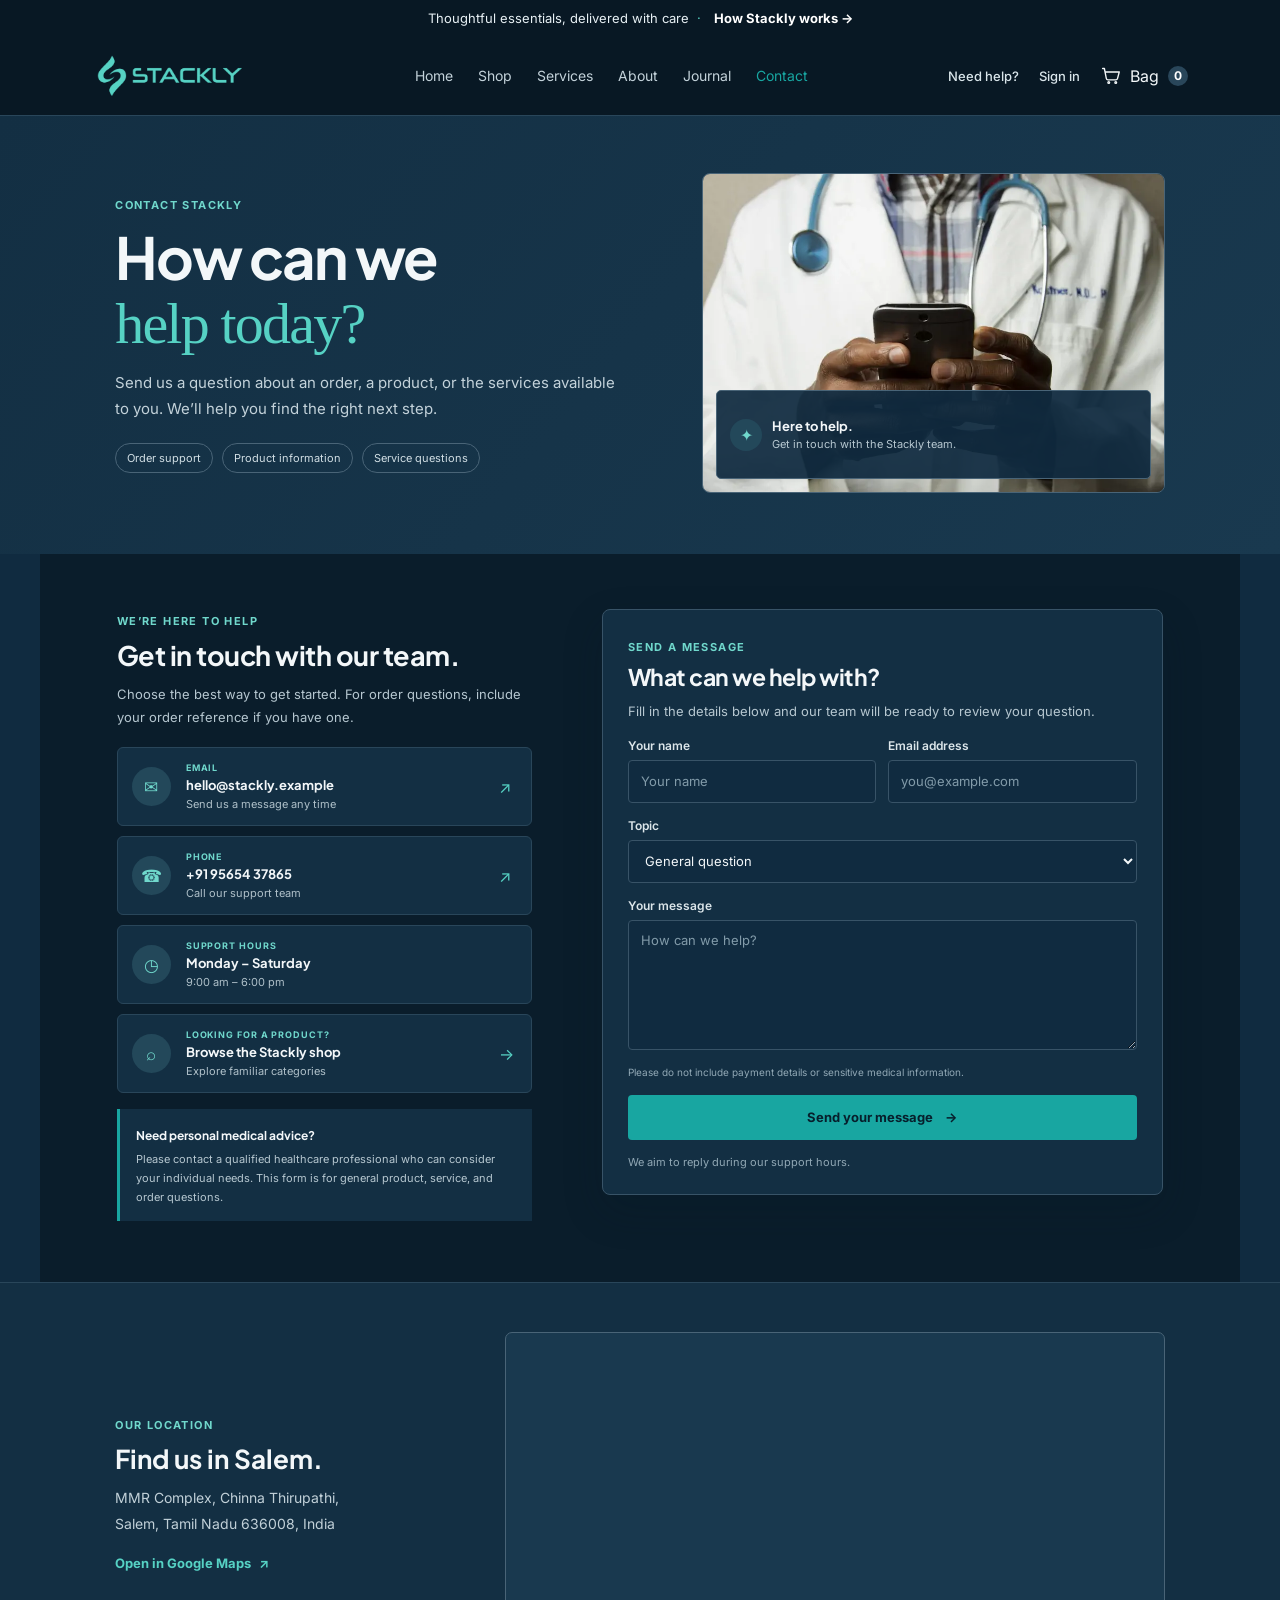
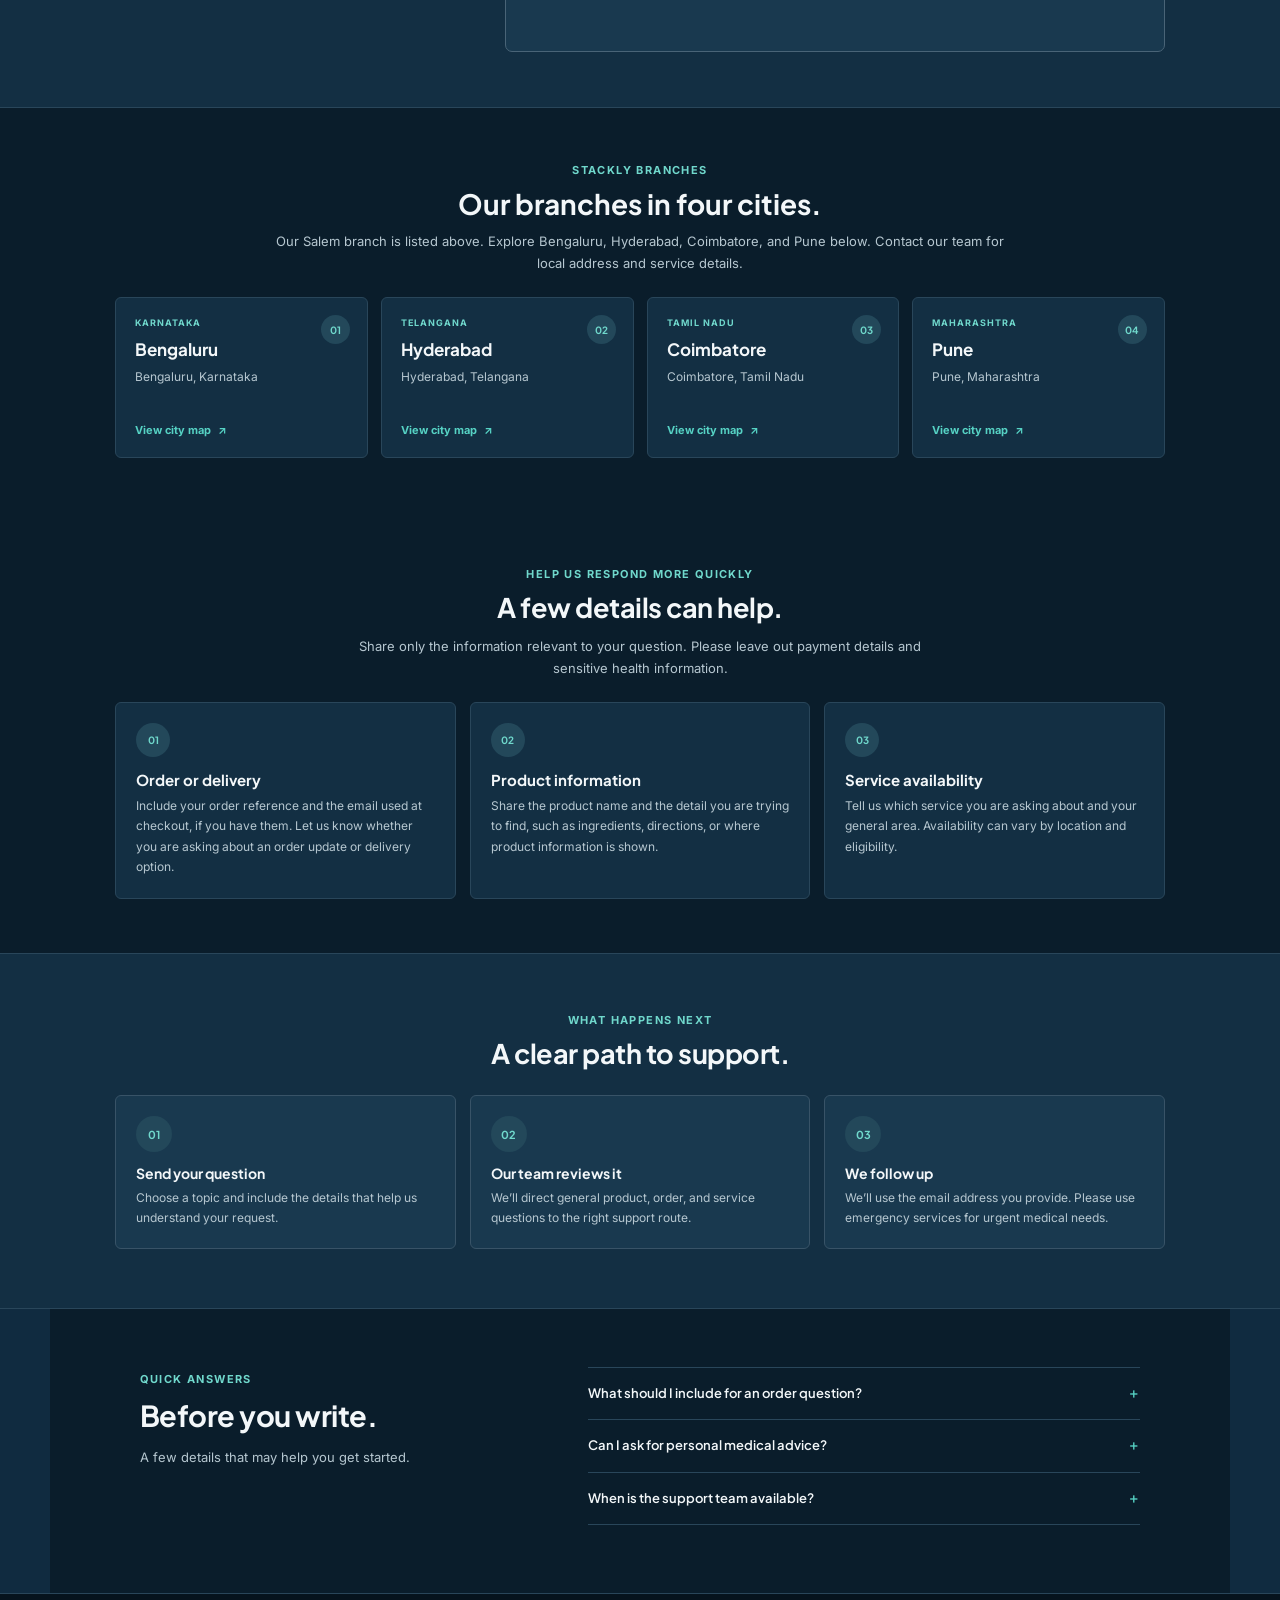
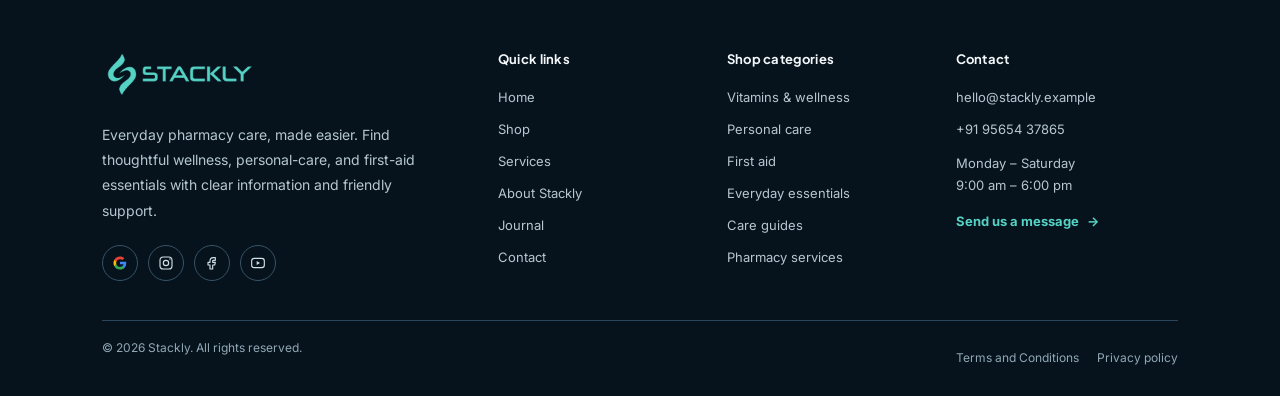
<file: contact.html>
<!doctype html><html lang="en"><head><meta charset="UTF-8"><meta name="viewport" content="width=device-width,initial-scale=1"><title>Contact — Stackly</title><link rel="preconnect" href="https://fonts.googleapis.com"><link rel="preconnect" href="https://fonts.gstatic.com" crossorigin><link href="https://fonts.googleapis.com/css2?family=Inter:wght@400;500;600;700&family=Plus+Jakarta+Sans:wght@400;500;600;700;800&display=swap" rel="stylesheet"><link rel="icon" type="image/webp" href="stackly_.webp"><link rel="stylesheet" href="styles.css"></head><body class="contact-page-site">
<div class="announcement">✦ We’re here when you need us. <a href="services.html">Explore our services →</a></div><header class="site-header"><a class="brand" href="index.html"><img class="stackly-logo" src="stackly_.webp" alt="Stackly"></a><nav class="main-nav"><a href="index.html">Home</a><a href="shop.html">Shop</a><a href="services.html">Services</a><a href="about.html">About</a><a href="journal.html">Journal</a><a class="active" href="contact.html">Contact</a></nav><div class="header-actions"><a class="icon-btn account-btn" href="login.html" aria-label="Sign in"><svg viewBox="0 0 24 24" aria-hidden="true"><circle cx="12" cy="8" r="4"></circle><path d="M4 21a8 8 0 0 1 16 0"></path></svg></a><button class="cart-button" id="open-cart"><svg viewBox="0 0 24 24"><path d="M3 4h2l2.2 11.3a2 2 0 0 0 2 1.7h8.9a2 2 0 0 0 1.9-1.5L22 8H6"/><circle cx="10" cy="20" r="1"/><circle cx="18" cy="20" r="1"/></svg><span>Bag</span><b id="cart-count">0</b></button><button class="menu-toggle" id="menu-toggle" aria-label="Toggle navigation"><span></span><span></span></button></div></header>
<main class="contact-content">
  <section class="ct-hero"><div class="ct-hero-copy"><span class="ct-kicker">CONTACT STACKLY</span><h1>How can we<br><em>help today?</em></h1><p>Send us a question about an order, a product, or the services available to you. We’ll help you find the right next step.</p><div class="ct-hero-tags"><span>Order support</span><span>Product information</span><span>Service questions</span></div></div><div class="ct-hero-image"><img src="assets/photo-1576091160399-112ba8d25d1d.webp" alt="Healthcare professional offering a welcoming consultation"><div><span>✦</span><p><b>Here to help.</b><small>Get in touch with the Stackly team.</small></p></div></div></section>
  <section class="ct-contact-layout">
    <aside class="ct-contact-info"><span class="ct-kicker">WE’RE HERE TO HELP</span><h2>Get in touch with our team.</h2><p>Choose the best way to get started. For order questions, include your order reference if you have one.</p>
      <a class="ct-info-card" href="mailto:hello@stackly.example"><span class="ct-info-icon">✉</span><span><small>EMAIL</small><b>hello@stackly.example</b><em>Send us a message any time</em></span><span class="ct-arrow">↗</span></a>
      <div class="ct-info-card"><span class="ct-info-icon">◷</span><span><small>SUPPORT HOURS</small><b>Monday – Saturday</b><em>9:00 am – 6:00 pm</em></span></div>
      <a class="ct-info-card" href="shop.html"><span class="ct-info-icon">⌕</span><span><small>LOOKING FOR A PRODUCT?</small><b>Browse the Stackly shop</b><em>Explore familiar categories</em></span><span class="ct-arrow">→</span></a>
      <div class="ct-safety-note"><b>Need personal medical advice?</b><p>Please contact a qualified healthcare professional who can consider your individual needs. This form is for general product, service, and order questions.</p></div>
    </aside>
    <form id="contact-form" class="ct-form"><div class="ct-form-heading"><span class="ct-kicker">SEND A MESSAGE</span><h2>What can we help with?</h2><p>Fill in the details below and our team will be ready to review your question.</p></div><div class="ct-form-row"><label>Your name<input name="name" autocomplete="name" placeholder="Your name" required></label><label>Email address<input name="email" type="email" autocomplete="email" placeholder="you@example.com" required></label></div><label>Topic<select name="topic"><option>General question</option><option>Help with an order</option><option>Product information</option><option>Pharmacy services</option></select></label><label>Your message<textarea name="message" rows="5" placeholder="How can we help?" required></textarea></label><small class="ct-form-note">Please do not include payment details or sensitive medical information.</small><button class="ct-submit" type="submit">Send your message <span>→</span></button><p id="contact-message" class="ct-form-status" role="status">We aim to reply during our support hours.</p></form>
  </section>
  <section class="ct-location"><div class="ct-location-copy"><span class="ct-kicker">OUR LOCATION</span><h2>Find us in Salem.</h2><p>MMR Complex, Chinna Thirupathi,<br>Salem, Tamil Nadu 636008, India</p><a href="404.html" target="_blank" rel="noopener noreferrer">Open in Google Maps <span>↗</span></a></div><div class="ct-map-wrap"><iframe title="Map to MMR Complex, Chinna Thirupathi, Salem" src="https://maps.google.com/maps?q=MMR%20Complex%2C%20Chinna%20Thirupathi%2C%20Salem%2C%20Tamil%20Nadu%20636008%2C%20India&amp;output=embed" loading="lazy" referrerpolicy="no-referrer-when-downgrade" allowfullscreen></iframe></div></section><section class="ct-branches"><div class="ct-branch-heading"><span class="ct-kicker">STACKLY BRANCHES</span><h2>Our branches in four cities.</h2><p>Our Salem branch is listed above. Explore Bengaluru, Hyderabad, Coimbatore, and Pune below. Contact our team for local address and service details.</p></div><div class="ct-branch-grid"><article><span class="ct-branch-pin">01</span><small>KARNATAKA</small><h3>Bengaluru</h3><p>Bengaluru, Karnataka</p><a href="404.html" target="_blank" rel="noopener noreferrer">View city map <b>↗</b></a></article><article><span class="ct-branch-pin">02</span><small>TELANGANA</small><h3>Hyderabad</h3><p>Hyderabad, Telangana</p><a href="404.html" target="_blank" rel="noopener noreferrer">View city map <b>↗</b></a></article><article><span class="ct-branch-pin">03</span><small>TAMIL NADU</small><h3>Coimbatore</h3><p>Coimbatore, Tamil Nadu</p><a href="404.html" target="_blank" rel="noopener noreferrer">View city map <b>↗</b></a></article><article><span class="ct-branch-pin">04</span><small>MAHARASHTRA</small><h3>Pune</h3><p>Pune, Maharashtra</p><a href="404.html" target="_blank" rel="noopener noreferrer">View city map <b>↗</b></a></article></div></section><section class="ct-prep"><div class="ct-section-heading"><span class="ct-kicker">HELP US RESPOND MORE QUICKLY</span><h2>A few details can help.</h2><p>Share only the information relevant to your question. Please leave out payment details and sensitive health information.</p></div><div class="ct-prep-grid"><article><span>01</span><h3>Order or delivery</h3><p>Include your order reference and the email used at checkout, if you have them. Let us know whether you are asking about an order update or delivery option.</p></article><article><span>02</span><h3>Product information</h3><p>Share the product name and the detail you are trying to find, such as ingredients, directions, or where product information is shown.</p></article><article><span>03</span><h3>Service availability</h3><p>Tell us which service you are asking about and your general area. Availability can vary by location and eligibility.</p></article></div></section><section class="ct-steps"><div class="ct-section-heading"><span class="ct-kicker">WHAT HAPPENS NEXT</span><h2>A clear path to support.</h2></div><div class="ct-step-grid"><article><span>01</span><h3>Send your question</h3><p>Choose a topic and include the details that help us understand your request.</p></article><article><span>02</span><h3>Our team reviews it</h3><p>We’ll direct general product, order, and service questions to the right support route.</p></article><article><span>03</span><h3>We follow up</h3><p>We’ll use the email address you provide. Please use emergency services for urgent medical needs.</p></article></div></section>
  <section class="ct-faq"><div class="ct-faq-intro"><span class="ct-kicker">QUICK ANSWERS</span><h2>Before you write.</h2><p>A few details that may help you get started.</p></div><div class="ct-faq-list"><details><summary>What should I include for an order question?<span>＋</span></summary><p>Add your order reference and the email used at checkout, if available. Avoid including payment details.</p></details><details><summary>Can I ask for personal medical advice?<span>＋</span></summary><p>This contact page is for general product, order, and service questions. Speak with a qualified healthcare professional for advice about symptoms, treatment, or medicines.</p></details><details><summary>When is the support team available?<span>＋</span></summary><p>Our listed support hours are Monday to Saturday, 9:00 am to 6:00 pm.</p></details></div></section>
</main>
<footer class="site-footer">
  <div class="footer-main">
    <div class="footer-brand-block">
      <a class="footer-brand-logo" href="index.html" aria-label="Stackly home"><img class="stackly-logo" src="stackly_.webp" alt="Stackly"></a>
      <p class="footer-description">Everyday pharmacy care, made easier. Find thoughtful wellness, personal-care, and first-aid essentials with clear information and friendly support.</p>
      <div class="footer-socials" aria-label="Follow Stackly">
        <a href="404.html" aria-label="Google"><svg viewBox="0 0 24 24" aria-hidden="true"><path d="M21.35 12.2c0-.7-.06-1.37-.18-2.02H12v3.83h5.24a4.48 4.48 0 0 1-1.94 2.94v2.47h3.15c1.84-1.7 2.9-4.2 2.9-7.22z"/><path d="M12 21.7c2.63 0 4.84-.87 6.45-2.35l-3.15-2.47c-.87.58-1.98.93-3.3.93-2.54 0-4.69-1.71-5.46-4.02H3.28v2.55A9.74 9.74 0 0 0 12 21.7z"/><path d="M6.54 13.79A5.86 5.86 0 0 1 6.23 12c0-.62.11-1.22.31-1.79V7.66H3.28A9.7 9.7 0 0 0 2.25 12c0 1.57.38 3.05 1.03 4.34z"/><path d="M12 6.19c1.43 0 2.72.49 3.73 1.47l2.8-2.8C16.83 3.27 14.63 2.3 12 2.3a9.74 9.74 0 0 0-8.72 5.36l3.26 2.55c.77-2.31 2.92-4.02 5.46-4.02z"/></svg></a>
        <a href="404.html" aria-label="Instagram"><svg viewBox="0 0 24 24" aria-hidden="true"><rect x="3" y="3" width="18" height="18" rx="5"/><circle cx="12" cy="12" r="4"/><circle cx="18" cy="6" r="1" class="social-fill"/></svg></a>
        <a href="404.html" aria-label="Facebook"><svg viewBox="0 0 24 24" aria-hidden="true"><path d="M14 8h3V4h-3c-3 0-5 2-5 5v2H6v4h3v6h4v-6h3l1-4h-4V9c0-.7.3-1 1-1z"/></svg></a>
        <a href="404.html" aria-label="YouTube"><svg viewBox="0 0 24 24" aria-hidden="true"><rect x="2.5" y="5" width="19" height="14" rx="4"/><path d="m10 9 5 3-5 3z" class="social-fill"/></svg></a>
      </div>
    </div>
    <nav class="footer-column" aria-label="Quick links"><h3>Quick links</h3><a href="index.html">Home</a><a href="shop.html">Shop</a><a href="services.html">Services</a><a href="about.html">About Stackly</a><a href="journal.html">Journal</a><a href="contact.html">Contact</a></nav>
    <nav class="footer-column" aria-label="Shop categories"><h3>Shop categories</h3><a href="404.html">Vitamins &amp; wellness</a><a href="404.html">Personal care</a><a href="404.html">First aid</a><a href="404.html">Everyday essentials</a><a href="404.html">Care guides</a><a href="404.html">Pharmacy services</a></nav>
    <div class="footer-column footer-contact"><h3>Contact</h3><a href="mailto:hello@stackly.example">hello@stackly.example</a><p>Monday – Saturday<br>9:00 am – 6:00 pm</p><a class="footer-contact-link" href="contact.html">Send us a message <span>→</span></a></div>
  </div>
  <div class="footer-bottom"><span>© 2026 Stackly. All rights reserved.</span><nav class="footer-legal-links" aria-label="Legal information"><a href="404.html">Terms and Conditions</a><a href="404.html">Privacy policy</a></nav></div>
</footer><div class="overlay" id="overlay"></div><aside class="cart-drawer" id="cart-drawer" aria-label="Shopping bag" aria-hidden="true"><div class="drawer-head"><div><div class="eyebrow">YOUR LITTLE BAG</div><h2>Your bag <span id="drawer-count">(0)</span></h2></div><button class="close-btn" id="close-cart" aria-label="Close bag">×</button></div><div class="cart-items" id="cart-items"></div><div class="cart-empty" id="cart-empty"><span>♡</span><h3>Your bag is taking a breather.</h3><p>Add a little care to get started.</p></div><div class="drawer-foot" id="drawer-foot"><div class="delivery-progress"><span>✳</span><span id="delivery-message"></span></div><div class="subtotal"><span>Subtotal</span><strong id="cart-total">₹0</strong></div><button class="btn btn-dark checkout-btn" id="checkout-btn">Continue to checkout <span>→</span></button><small>Taxes and delivery calculated at checkout.</small></div></aside><div class="toast" id="toast" role="status"></div><script src="script.js"></script></body></html>
</file>
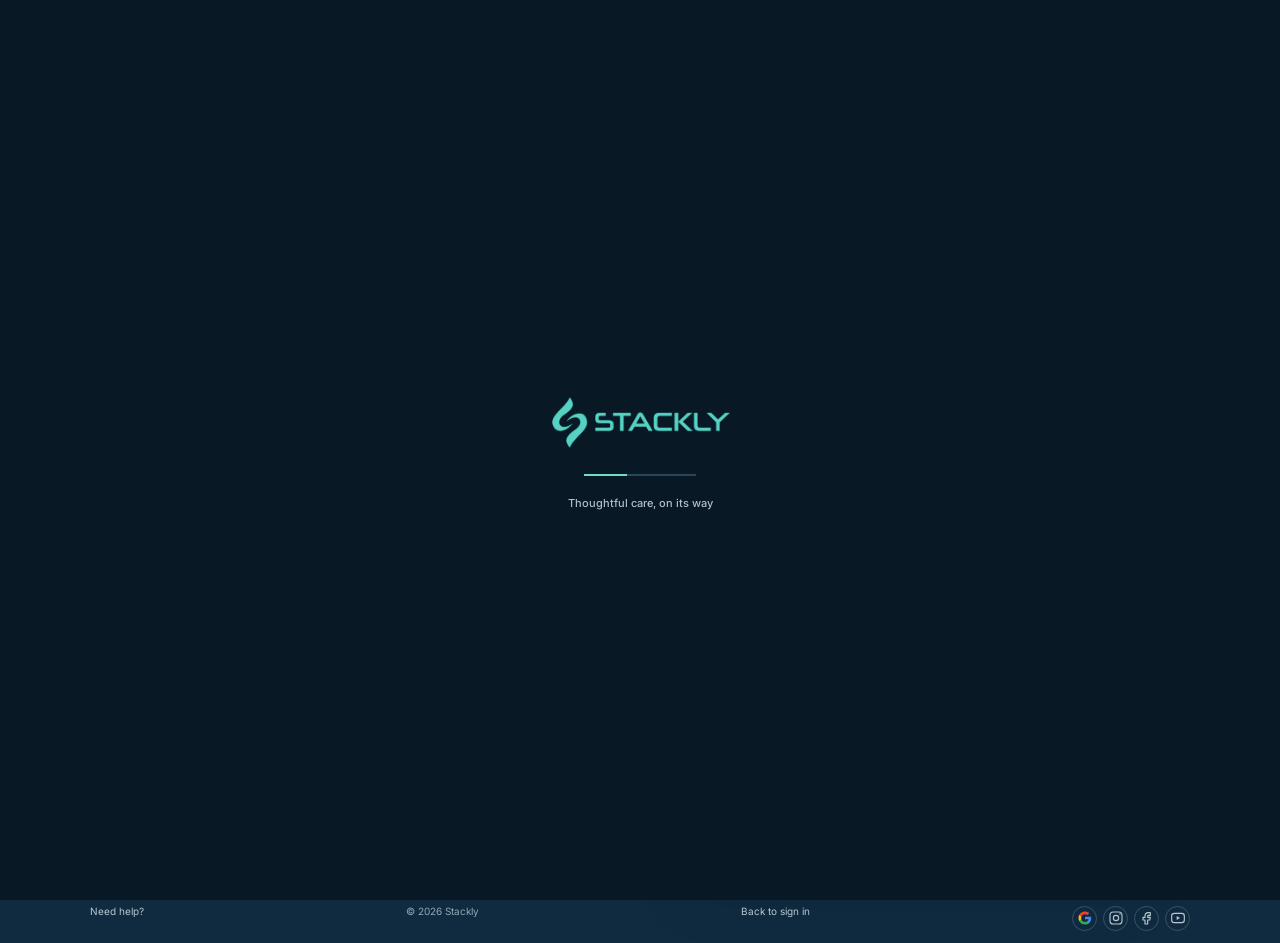
<file: create-account.html>
<!doctype html>
<html lang="en">
<head>
  <meta charset="UTF-8">
  <meta name="viewport" content="width=device-width,initial-scale=1">
  <meta name="theme-color" content="#102B40">
  <title>Create account — Stackly</title>
  <link rel="preconnect" href="https://fonts.googleapis.com">
  <link rel="preconnect" href="https://fonts.gstatic.com" crossorigin>
  <link href="https://fonts.googleapis.com/css2?family=Inter:wght@400;500;600;700&family=Plus+Jakarta+Sans:wght@400;500;600;700;800&display=swap" rel="stylesheet">
  <link rel="icon" type="image/webp" href="stackly_.webp">
  <link rel="stylesheet" href="styles.css">
</head>
<body class="login-page register-page">
  <header class="login-header">
    <a href="index.html" aria-label="Stackly home"><img src="stackly_.webp" alt="Stackly"></a>
    <a href="shop.html">Back to shop <span>→</span></a>
  </header>
  <main class="login-main register-main">
    <section class="login-visual register-visual">
      <img src="assets/photo-1607619056574-7b8d3ee536b2.webp" alt="Wellness essentials arranged for everyday care">
      <div class="login-visual-shade"></div>
      <div class="login-visual-copy"><span class="login-kicker">A LITTLE MORE EVERYDAY EASE</span><h1>Make room for<br><em>better care.</em></h1><p>Create your Stackly account to keep your everyday essentials close.</p><div class="login-visual-points"><span>Simple shopping</span><span>Helpful support</span></div></div>
    </section>
    <section class="login-panel register-panel">
      <div class="login-card register-card">
        <span class="login-kicker">JOIN STACKLY</span>
        <h2>Create your account</h2>
        <p class="login-intro">A few details to get your customer account started.</p>
        <form id="create-account-form" class="login-form register-form" novalidate>
          <label for="create-name">Full name</label>
          <input id="create-name" name="name" type="text" autocomplete="name" placeholder="Your name" aria-describedby="create-name-error" required>
          <small class="field-error" id="create-name-error" aria-live="polite"></small>
          <label for="create-number">Phone number</label>
          <input id="create-number" name="number" type="tel" inputmode="numeric" autocomplete="tel-national" maxlength="10" placeholder="10-digit phone number" aria-describedby="create-number-error" required>
          <small class="field-error" id="create-number-error" aria-live="polite"></small>
          <label for="create-email">Email address</label>
          <input id="create-email" name="email" type="email" autocomplete="email" placeholder="you@example.com" aria-describedby="create-email-error" required>
          <small class="field-error" id="create-email-error" aria-live="polite"></small>
          <div class="login-password-heading"><label for="create-password">Password</label><span class="register-hint">8+ characters, uppercase, lowercase, number, symbol</span></div>
          <div class="login-password-wrap"><input id="create-password" name="password" type="password" autocomplete="new-password" placeholder="Create a password" aria-describedby="create-password-error" required><button type="button" id="toggle-create-password" aria-label="Show password">Show</button></div>
          <small class="field-error" id="create-password-error" aria-live="polite"></small>
          <label for="create-confirm-password">Confirm password</label>
          <div class="login-password-wrap"><input id="create-confirm-password" name="confirm-password" type="password" autocomplete="new-password" placeholder="Enter your password again" aria-describedby="create-confirm-error" required><button type="button" id="toggle-confirm-password" aria-label="Show confirm password">Show</button></div>
          <small class="field-error" id="create-confirm-error" aria-live="polite"></small>
          <label class="register-terms"><input id="create-terms" type="checkbox" required><span>I agree to Stackly’s <a href="404.html">terms and privacy information</a>.</span></label>
          <small class="field-error" id="create-terms-error" aria-live="polite"></small>
          <button type="submit" class="login-submit"><span>Create account</span><span>→</span></button>
          <p class="login-status" id="create-account-status" role="status" aria-live="polite">Registration is a front-end preview and is not connected yet.</p>
          <p class="login-mode-prompt">Already have an account? <a href="login.html">Sign in</a></p>
        </form>
        <div class="login-security"><span>⌑</span><p>Your details stay in this form preview. Connect an authentication service to register an account.</p></div>
      </div>
    </section>
  </main>
  <footer class="login-footer"><a href="contact.html">Need help?</a><span>© 2026 Stackly</span><a href="login.html">Back to sign in</a><div class="footer-socials auth-social-links" aria-label="Follow Stackly">
        <a href="404.html" aria-label="Google"><svg viewBox="0 0 24 24" aria-hidden="true"><path d="M21.35 12.2c0-.7-.06-1.37-.18-2.02H12v3.83h5.24a4.48 4.48 0 0 1-1.94 2.94v2.47h3.15c1.84-1.7 2.9-4.2 2.9-7.22z"/><path d="M12 21.7c2.63 0 4.84-.87 6.45-2.35l-3.15-2.47c-.87.58-1.98.93-3.3.93-2.54 0-4.69-1.71-5.46-4.02H3.28v2.55A9.74 9.74 0 0 0 12 21.7z"/><path d="M6.54 13.79A5.86 5.86 0 0 1 6.23 12c0-.62.11-1.22.31-1.79V7.66H3.28A9.7 9.7 0 0 0 2.25 12c0 1.57.38 3.05 1.03 4.34z"/><path d="M12 6.19c1.43 0 2.72.49 3.73 1.47l2.8-2.8C16.83 3.27 14.63 2.3 12 2.3a9.74 9.74 0 0 0-8.72 5.36l3.26 2.55c.77-2.31 2.92-4.02 5.46-4.02z"/></svg></a>
        <a href="404.html" aria-label="Instagram"><svg viewBox="0 0 24 24" aria-hidden="true"><rect x="3" y="3" width="18" height="18" rx="5"/><circle cx="12" cy="12" r="4"/><circle cx="18" cy="6" r="1" class="social-fill"/></svg></a>
        <a href="404.html" aria-label="Facebook"><svg viewBox="0 0 24 24" aria-hidden="true"><path d="M14 8h3V4h-3c-3 0-5 2-5 5v2H6v4h3v6h4v-6h3l1-4h-4V9c0-.7.3-1 1-1z"/></svg></a>
        <a href="404.html" aria-label="YouTube"><svg viewBox="0 0 24 24" aria-hidden="true"><rect x="2.5" y="5" width="19" height="14" rx="4"/><path d="m10 9 5 3-5 3z" class="social-fill"/></svg></a>
      </div></footer>
  <script src="script.js"></script>
</body>
</html>
</file>
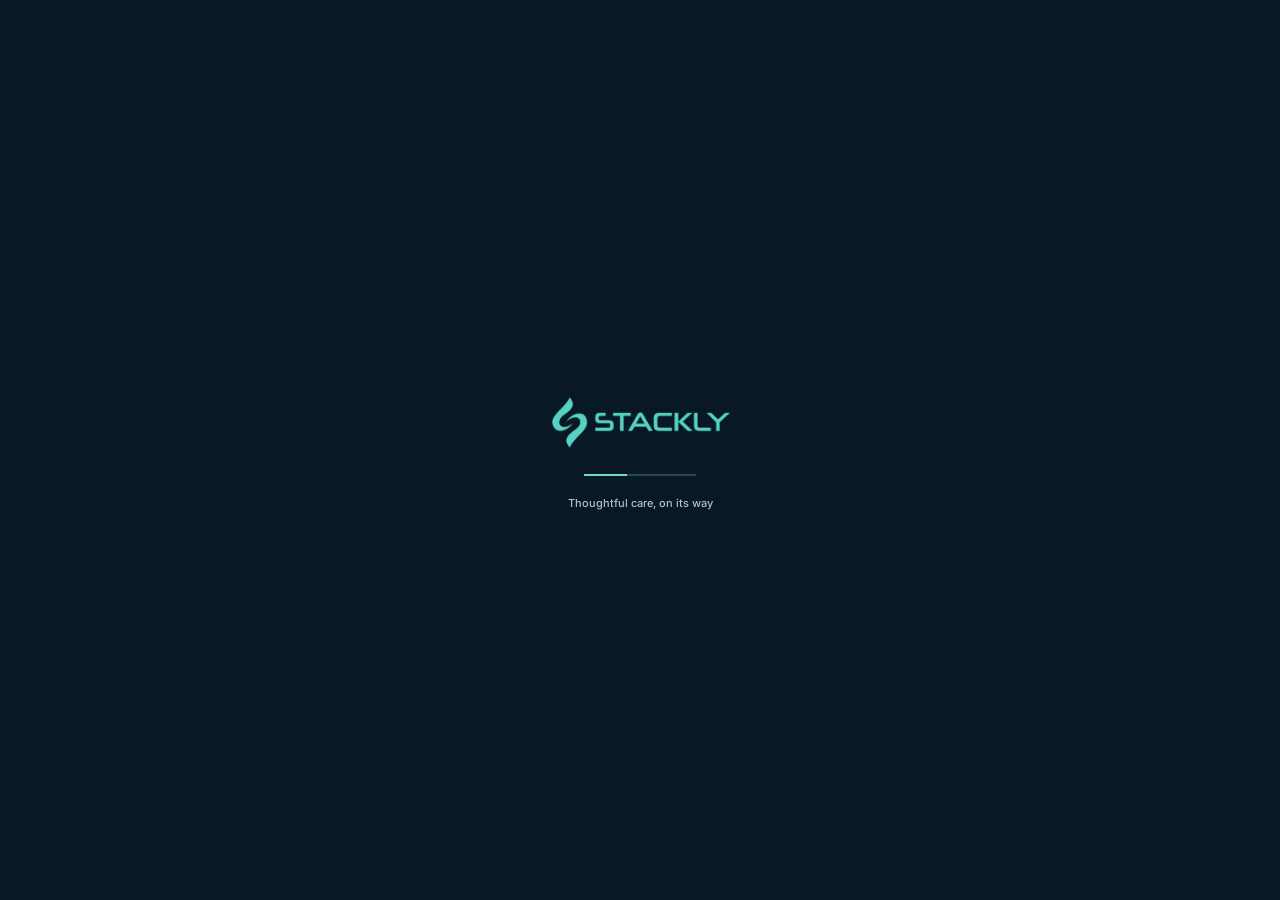
<file: dashboard.html>
<!doctype html>
<html lang="en">
<head>
  <meta charset="UTF-8"><meta name="viewport" content="width=device-width,initial-scale=1"><meta name="theme-color" content="#102B40">
  <title>Dashboard — Stackly</title>
  <link rel="preconnect" href="https://fonts.googleapis.com"><link rel="preconnect" href="https://fonts.gstatic.com" crossorigin>
  <link href="https://fonts.googleapis.com/css2?family=Inter:wght@400;500;600;700&family=Plus+Jakarta+Sans:wght@400;500;600;700;800&display=swap" rel="stylesheet">
  <link rel="icon" type="image/webp" href="stackly_.webp"><link rel="stylesheet" href="styles.css">
</head>
<body class="dashboard-page">
  <aside class="dashboard-sidebar">
    <a class="dashboard-brand" href="index.html"><img src="stackly_.webp" alt="Stackly"></a>
    <div class="dashboard-nav-label">WORKSPACE</div>
    <nav class="dashboard-nav" aria-label="Dashboard navigation">
      <a class="selected" href="dashboard.html"><span>⌂</span> Overview</a>
      <a data-customer-only href="shop.html"><span>▧</span> Shop essentials</a>
      <a data-customer-only href="contact.html"><span>♡</span> Get support</a>
      <a data-admin-only hidden href="shop.html"><span>▧</span> Store catalogue</a>
      <a data-admin-only hidden href="contact.html"><span>✉</span> Customer support</a>
      <a href="journal.html"><span>▤</span> Journal</a>
    </nav>
    <div class="dashboard-sidebar-bottom"><div class="dashboard-help"><span>Need a hand?</span><p>Our team is here for everyday questions.</p><a href="contact.html">Contact Stackly →</a></div><a class="dashboard-signout" id="dashboard-signout" href="login.html"><span>↪</span> Sign out</a></div>
  </aside>
  <main class="dashboard-main" id="dashboard-root">
    <header class="dashboard-topbar"><div><span class="dashboard-breadcrumb">Stackly <b>/</b> Dashboard</span></div><div class="dashboard-top-user"><span class="dashboard-avatar">S</span><span><b id="dashboard-user-name">Stackly customer</b><small id="dashboard-role">CUSTOMER ACCOUNT</small></span></div></header>
    <div class="dashboard-content">
      <section class="dashboard-welcome"><div><span class="dashboard-kicker" id="dashboard-welcome-kicker">YOUR STACKLY SPACE</span><h1 id="dashboard-greeting">Welcome back</h1><p id="dashboard-subtitle">Your everyday care, all together in one place.</p></div><a class="dashboard-shop-link" id="dashboard-primary-action" href="shop.html">Explore the shop <span>→</span></a></section>
      <div class="dashboard-preview-note"><span>i</span><p><b>Preview dashboard</b> This demo dashboard is not connected to a secure account or live store data.</p></div>
      <section class="dashboard-metrics" data-customer-only aria-label="Account highlights">
        <article class="dashboard-metric"><span class="dashboard-metric-icon mint">♡</span><div><small>YOUR ACCOUNT</small><h2>Everyday care, simplified</h2><p>Find the essentials you need in one thoughtful place.</p><a href="about.html">Get to know Stackly →</a></div></article>
        <article class="dashboard-metric"><span class="dashboard-metric-icon sand">▧</span><div><small>YOUR NEXT STEP</small><h2>Browse your favourites</h2><p>Explore wellness, personal care, and first-aid essentials.</p><a href="shop.html">Shop essentials →</a></div></article>
        <article class="dashboard-metric"><span class="dashboard-metric-icon blue">✉</span><div><small>HERE TO HELP</small><h2>Questions? We’re here.</h2><p>Reach out for general product or order support.</p><a href="contact.html">Contact our team →</a></div></article>
      </section>
      <section class="dashboard-metrics dashboard-admin-metrics" data-admin-only hidden aria-label="Store overview">
        <article class="dashboard-metric"><span class="dashboard-metric-icon mint">▧</span><div><small>CATALOGUE</small><h2>Product catalogue</h2><p>Explore the current Stackly product selection.</p><a href="shop.html">View shop →</a></div></article>
        <article class="dashboard-metric"><span class="dashboard-metric-icon sand">✉</span><div><small>SUPPORT</small><h2>Customer care</h2><p>Find contact details and branch information.</p><a href="contact.html">Open contact page →</a></div></article>
        <article class="dashboard-metric"><span class="dashboard-metric-icon blue">▤</span><div><small>EDITORIAL</small><h2>Wellness journal</h2><p>Read the latest everyday care articles.</p><a href="journal.html">View journal →</a></div></article>
      </section>
      <section class="dashboard-lower-grid" data-customer-only>
        <article class="dashboard-panel dashboard-activity"><div class="dashboard-panel-heading"><div><span class="dashboard-kicker">A GOOD PLACE TO START</span><h2>Explore Stackly</h2></div><span class="dashboard-panel-mark">✦</span></div><a class="dashboard-list-link" href="shop.html"><span class="dashboard-list-icon">01</span><span><b>Shop everyday essentials</b><small>Browse thoughtful picks for your routine.</small></span><i>→</i></a><a class="dashboard-list-link" href="services.html"><span class="dashboard-list-icon">02</span><span><b>Discover our services</b><small>Learn how Stackly can support you.</small></span><i>→</i></a><a class="dashboard-list-link" href="journal.html"><span class="dashboard-list-icon">03</span><span><b>Read the journal</b><small>Helpful notes for everyday wellbeing.</small></span><i>→</i></a></article>
        <article class="dashboard-panel dashboard-support-panel"><div class="dashboard-support-art"><img src="assets/photo-1607619056574-7b8d3ee536b2.webp" alt="Everyday wellness essentials"></div><div class="dashboard-support-copy"><span class="dashboard-kicker">HERE WHEN YOU NEED US</span><h2>Good care starts with a conversation.</h2><p>Our team can help with general product, order, and service questions.</p><a href="contact.html">Talk to our team <span>→</span></a></div></article>
      </section>
      <section class="dashboard-lower-grid" data-admin-only hidden>
        <article class="dashboard-panel dashboard-activity"><div class="dashboard-panel-heading"><div><span class="dashboard-kicker">STORE WORKSPACE</span><h2>Keep the storefront clear</h2></div><span class="dashboard-panel-mark">▧</span></div><a class="dashboard-list-link" href="shop.html"><span class="dashboard-list-icon">01</span><span><b>Review catalogue ranges</b><small>Check wellness, personal-care, and first-aid categories.</small></span><i>→</i></a><a class="dashboard-list-link" href="journal.html"><span class="dashboard-list-icon">02</span><span><b>Prepare helpful content</b><small>Keep product and journal information easy to understand.</small></span><i>→</i></a><a class="dashboard-list-link" href="contact.html"><span class="dashboard-list-icon">03</span><span><b>Check support details</b><small>Make contact routes and branch details easy to find.</small></span><i>→</i></a></article>
        <article class="dashboard-panel dashboard-support-panel"><div class="dashboard-support-art"><img src="assets/photo-1556761175-b413da4baf72.webp" alt="Team planning customer support"></div><div class="dashboard-support-copy"><span class="dashboard-kicker">CUSTOMER EXPERIENCE</span><h2>Make the next step clear.</h2><p>Keep product details accurate, make support options visible, and route health questions to qualified professionals.</p><a href="contact.html">Review support information <span>→</span></a></div></article>
      </section>
      <section class="dashboard-pages-section" aria-labelledby="dashboard-pages-title">
        <div class="dashboard-pages-heading"><div><span class="dashboard-kicker">YOUR STACKLY DIRECTORY</span><h2 id="dashboard-pages-title">Explore every page</h2><p>Find the right place to shop, learn, or get help.</p></div><span class="dashboard-panel-mark">✦</span></div>
        <div class="dashboard-pages-grid">
          <a class="dashboard-page-card" href="index.html"><img loading="lazy" src="assets/photo-1576091160399-112ba8d25d1d.webp" alt="Wellness products on a bright shelf"><span class="dashboard-page-card-copy"><small>START HERE</small><b>Home</b><span>See what Stackly is all about.</span><i>Explore home →</i></span></a>
          <a class="dashboard-page-card" href="shop.html"><img loading="lazy" src="assets/photo-1608248543803-ba4f8c70ae0b.webp" alt="Personal care essentials"><span class="dashboard-page-card-copy"><small>EVERYDAY ESSENTIALS</small><b>Shop</b><span>Browse wellness and personal care.</span><i>Visit the shop →</i></span></a>
          <a class="dashboard-page-card" href="services.html"><img loading="lazy" src="assets/photo-1584982751601-97dcc096659c.webp" alt="Pharmacy care and consultation"><span class="dashboard-page-card-copy"><small>HOW WE HELP</small><b>Services</b><span>Learn about available pharmacy services.</span><i>View services →</i></span></a>
          <a class="dashboard-page-card" href="about.html"><img loading="lazy" src="assets/photo-1559757175-0eb30cd8c063.webp" alt="Thoughtful everyday wellbeing"><span class="dashboard-page-card-copy"><small>OUR STORY</small><b>About Stackly</b><span>Get to know our approach to care.</span><i>Our story →</i></span></a>
          <a class="dashboard-page-card" href="journal.html"><img loading="lazy" src="assets/photo-1505751172876-fa1923c5c528.webp" alt="Reading about health and wellbeing"><span class="dashboard-page-card-copy"><small>GOOD TO KNOW</small><b>Journal</b><span>Read practical everyday care articles.</span><i>Read the journal →</i></span></a>
          <a class="dashboard-page-card" href="contact.html"><img loading="lazy" src="assets/photo-1556761175-b413da4baf72.webp" alt="Friendly customer support conversation"><span class="dashboard-page-card-copy"><small>WE’RE HERE</small><b>Contact</b><span>Find the right way to reach our team.</span><i>Get in touch →</i></span></a>
          <a class="dashboard-page-card" href="login.html"><img loading="lazy" src="assets/photo-1554224155-6726b3ff858f.webp" alt="Organizing personal account details"><span class="dashboard-page-card-copy"><small>YOUR SPACE</small><b>Sign in</b><span>Open the account access preview.</span><i>Sign in →</i></span></a>
          <a class="dashboard-page-card" href="create-account.html"><img loading="lazy" src="assets/photo-1512290923902-8a9f81dc236c.webp" alt="Getting started with a wellness routine"><span class="dashboard-page-card-copy"><small>NEW TO STACKLY</small><b>Create account</b><span>See the account registration preview.</span><i>Get started →</i></span></a>
        </div>
      </section>
      <footer class="dashboard-footer"><span>© 2026 Stackly. Everyday care, made easier.</span><div class="dashboard-footer-links"><a href="about.html">About</a><a href="contact.html">Contact</a><a href="login.html">Account</a></div><div class="dashboard-social-links" aria-label="Follow Stackly">
        <a href="404.html" aria-label="Google"><svg viewBox="0 0 24 24" aria-hidden="true"><path d="M21.35 12.2c0-.7-.06-1.37-.18-2.02H12v3.83h5.24a4.48 4.48 0 0 1-1.94 2.94v2.47h3.15c1.84-1.7 2.9-4.2 2.9-7.22z"/><path d="M12 21.7c2.63 0 4.84-.87 6.45-2.35l-3.15-2.47c-.87.58-1.98.93-3.3.93-2.54 0-4.69-1.71-5.46-4.02H3.28v2.55A9.74 9.74 0 0 0 12 21.7z"/><path d="M6.54 13.79A5.86 5.86 0 0 1 6.23 12c0-.62.11-1.22.31-1.79V7.66H3.28A9.7 9.7 0 0 0 2.25 12c0 1.57.38 3.05 1.03 4.34z"/><path d="M12 6.19c1.43 0 2.72.49 3.73 1.47l2.8-2.8C16.83 3.27 14.63 2.3 12 2.3a9.74 9.74 0 0 0-8.72 5.36l3.26 2.55c.77-2.31 2.92-4.02 5.46-4.02z"/></svg></a>
        <a href="404.html" aria-label="Instagram"><svg viewBox="0 0 24 24" aria-hidden="true"><rect x="3" y="3" width="18" height="18" rx="5"/><circle cx="12" cy="12" r="4"/><circle cx="18" cy="6" r="1" class="social-fill"/></svg></a>
        <a href="404.html" aria-label="Facebook"><svg viewBox="0 0 24 24" aria-hidden="true"><path d="M14 8h3V4h-3c-3 0-5 2-5 5v2H6v4h3v6h4v-6h3l1-4h-4V9c0-.7.3-1 1-1z"/></svg></a>
        <a href="404.html" aria-label="YouTube"><svg viewBox="0 0 24 24" aria-hidden="true"><rect x="2.5" y="5" width="19" height="14" rx="4"/><path d="m10 9 5 3-5 3z" class="social-fill"/></svg></a>
      </div></footer>
    </div>
    <section class="dashboard-view-content" id="dashboard-page-view" hidden aria-live="polite"></section>
  </main>
  <script src="script.js"></script>
</body>
</html>
</file>
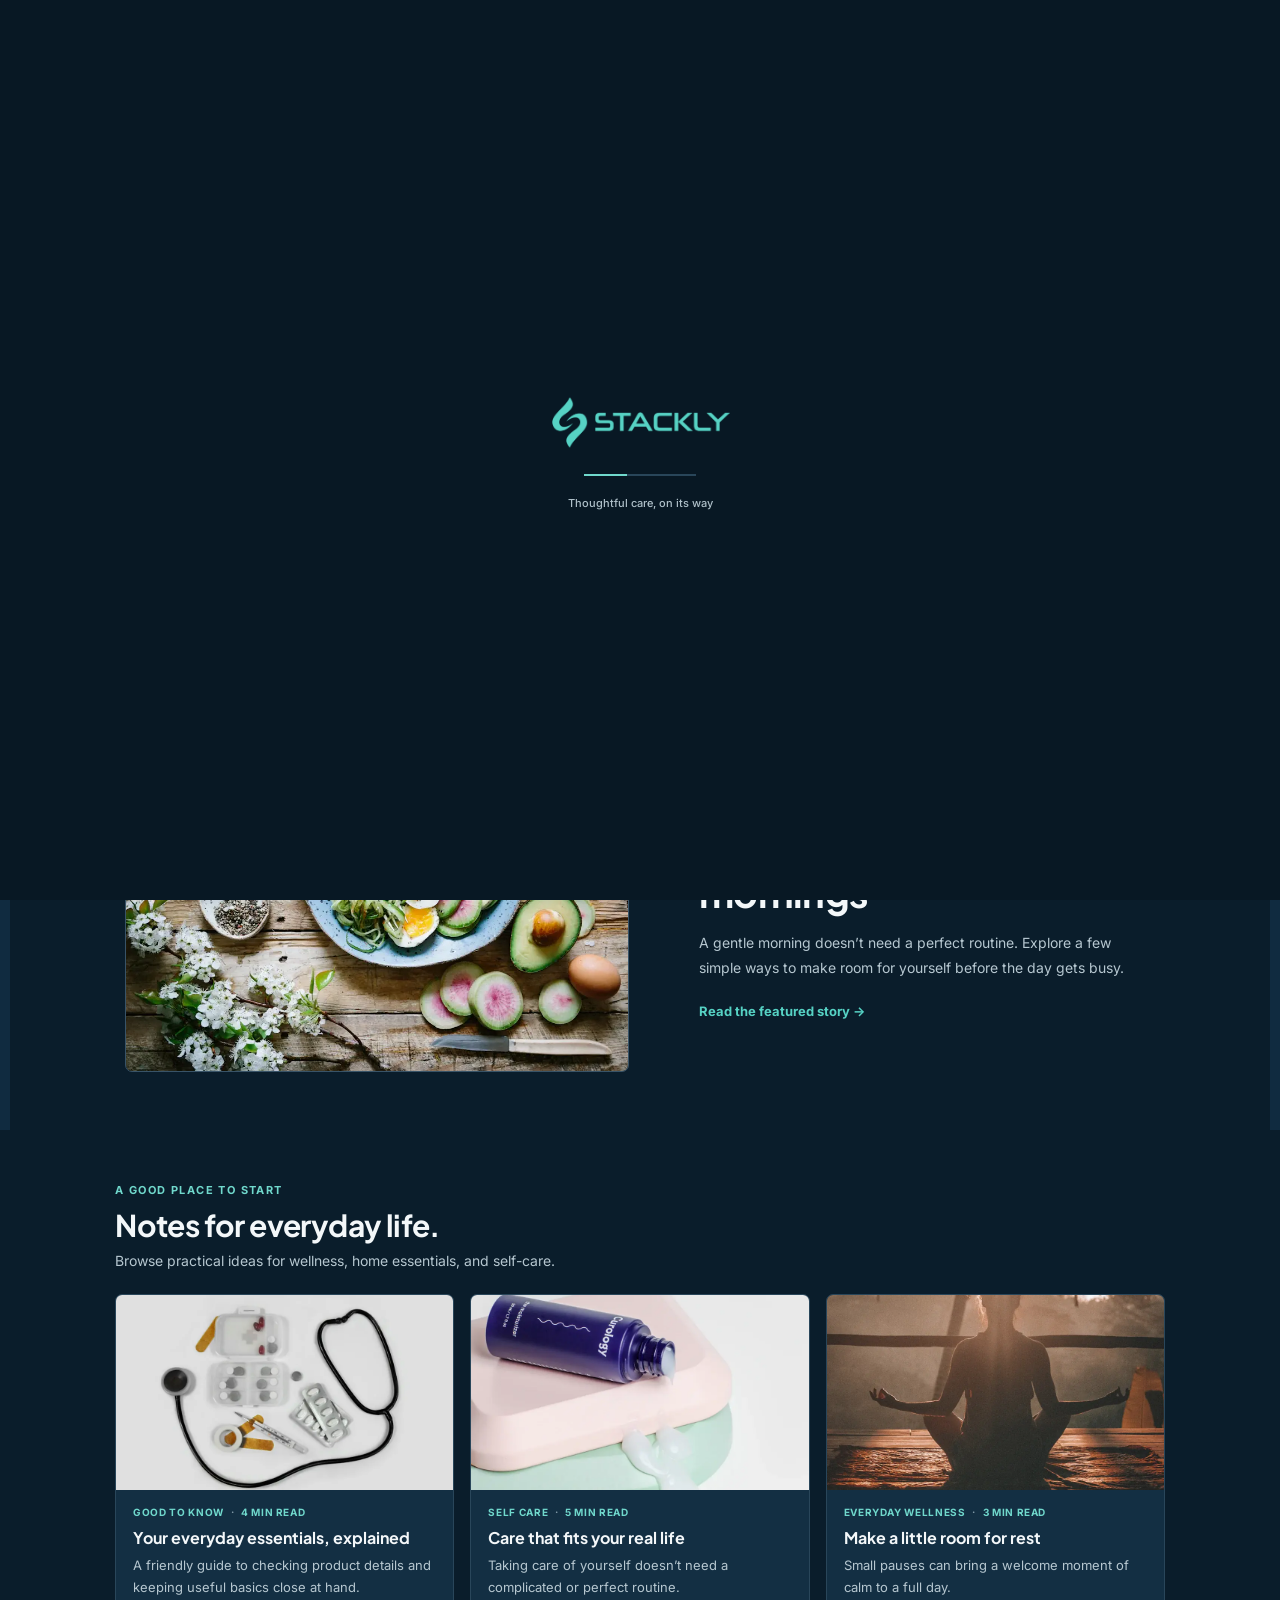
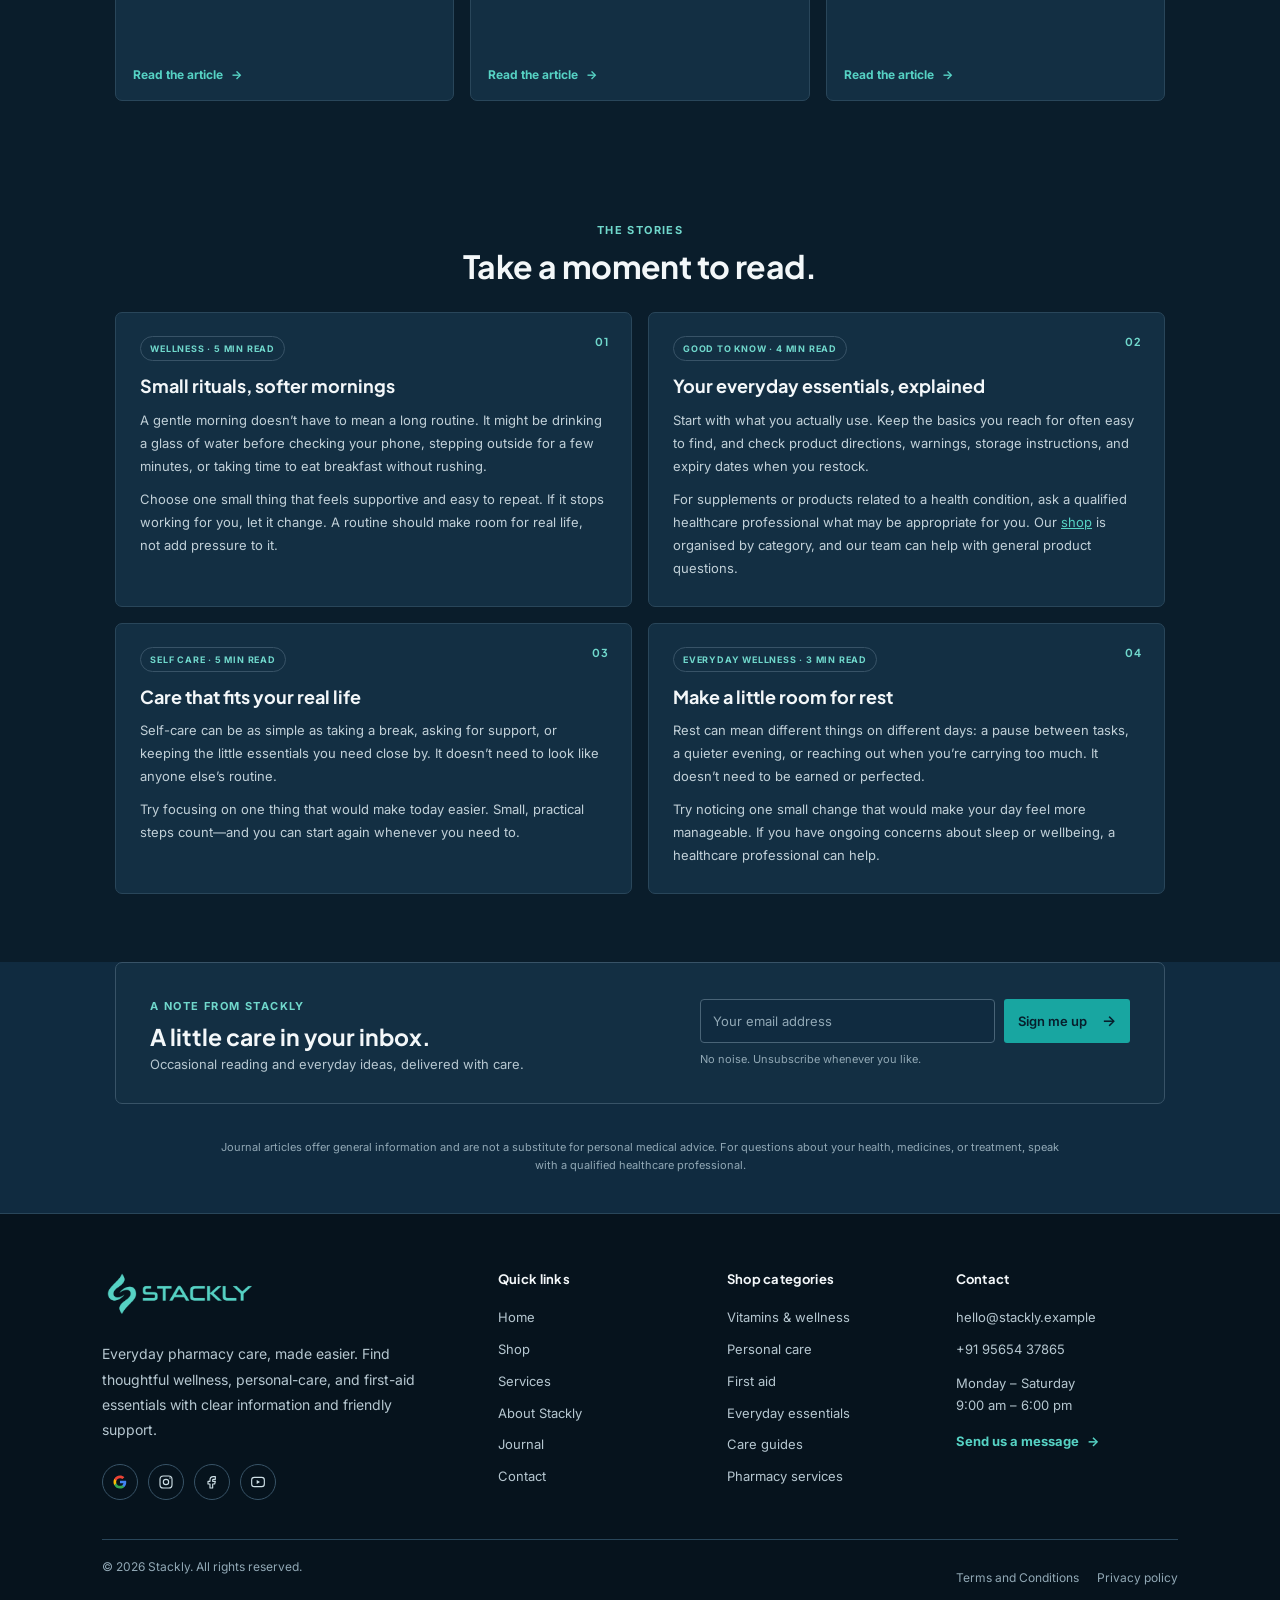
<file: journal.html>
<!doctype html><html lang="en"><head><meta charset="UTF-8"><meta name="viewport" content="width=device-width,initial-scale=1"><title>Journal — Stackly</title><link rel="preconnect" href="https://fonts.googleapis.com"><link rel="preconnect" href="https://fonts.gstatic.com" crossorigin><link href="https://fonts.googleapis.com/css2?family=Inter:wght@400;500;600;700&family=Plus+Jakarta+Sans:wght@400;500;600;700;800&display=swap" rel="stylesheet"><link rel="icon" type="image/webp" href="stackly_.webp"><link rel="stylesheet" href="styles.css"></head><body class="journal-page">
<div class="announcement">✦ Notes for feeling good. <a href="about.html">A little about us →</a></div><header class="site-header"><a class="brand" href="index.html"><img class="stackly-logo" src="stackly_.webp" alt="Stackly"></a><nav class="main-nav"><a href="index.html">Home</a><a href="shop.html">Shop</a><a href="services.html">Services</a><a href="about.html">About</a><a class="active" href="journal.html">Journal</a><a href="contact.html">Contact</a></nav><div class="header-actions"><a class="icon-btn account-btn" href="login.html" aria-label="Sign in"><svg viewBox="0 0 24 24" aria-hidden="true"><circle cx="12" cy="8" r="4"></circle><path d="M4 21a8 8 0 0 1 16 0"></path></svg></a><button class="cart-button" id="open-cart"><svg viewBox="0 0 24 24"><path d="M3 4h2l2.2 11.3a2 2 0 0 0 2 1.7h8.9a2 2 0 0 0 1.9-1.5L22 8H6"/><circle cx="10" cy="20" r="1"/><circle cx="18" cy="20" r="1"/></svg><span>Bag</span><b id="cart-count">0</b></button><button class="menu-toggle" id="menu-toggle" aria-label="Toggle navigation"><span></span><span></span></button></div></header>
<main class="journal-content">
  <section class="jn-hero">
    <div class="jn-hero-copy"><span class="jn-kicker">THE STACKLY JOURNAL</span><h1>Thoughtful reads<br><em>for everyday care.</em></h1><p>Practical notes, gentle routines, and clear information for the small choices that make up daily life.</p><a class="jn-button" href="404.html">Browse the journal <span>↓</span></a><div class="jn-hero-note"><span>✦</span> Easy reads. Helpful ideas. No pressure.</div></div>
    <div class="jn-hero-image"><img src="assets/photo-1506126613408-eca07ce68773.webp" alt="A calm, light-filled space for reflection and everyday wellbeing"><div class="jn-image-label"><b>Ideas for your everyday</b><small>Read at your own pace.</small></div></div>
  </section>
  <section class="jn-featured section-wrap"><a class="jn-feature-image" href="404.html"><img loading="lazy" src="assets/photo-1490645935967-10de6ba17061.webp" alt="A bright breakfast table prepared for a relaxed morning"></a><div class="jn-feature-copy"><span class="jn-kicker">FEATURED STORY · WELLNESS</span><h2>Small rituals, softer mornings</h2><p>A gentle morning doesn’t need a perfect routine. Explore a few simple ways to make room for yourself before the day gets busy.</p><a class="jn-text-link" href="404.html">Read the featured story <span>→</span></a></div></section>
  <section class="jn-articles section-wrap" id="journal-stories"><div class="jn-section-heading"><div><span class="jn-kicker">A GOOD PLACE TO START</span><h2>Notes for everyday life.</h2><p>Browse practical ideas for wellness, home essentials, and self-care.</p></div></div><div class="jn-card-grid">
    <article class="jn-card"><a class="jn-card-image" href="404.html"><img loading="lazy" src="assets/photo-1603398938378-e54eab446dde.webp" alt="Useful first-aid and home-care supplies arranged together"></a><div class="jn-card-copy"><span class="jn-meta">GOOD TO KNOW <i>·</i> 4 MIN READ</span><h3>Your everyday essentials, explained</h3><p>A friendly guide to checking product details and keeping useful basics close at hand.</p><a href="404.html">Read the article <b>→</b></a></div></article>
    <article class="jn-card"><a class="jn-card-image" href="404.html"><img loading="lazy" src="assets/photo-1556229010-6c3f2c9ca5f8.webp" alt="Personal-care items arranged for a gentle daily routine"></a><div class="jn-card-copy"><span class="jn-meta">SELF CARE <i>·</i> 5 MIN READ</span><h3>Care that fits your real life</h3><p>Taking care of yourself doesn’t need a complicated or perfect routine.</p><a href="404.html">Read the article <b>→</b></a></div></article>
    <article class="jn-card"><a class="jn-card-image" href="404.html"><img loading="lazy" src="assets/photo-1506126613408-eca07ce68773.webp" alt="A peaceful space to pause and rest"></a><div class="jn-card-copy"><span class="jn-meta">EVERYDAY WELLNESS <i>·</i> 3 MIN READ</span><h3>Make a little room for rest</h3><p>Small pauses can bring a welcome moment of calm to a full day.</p><a href="404.html">Read the article <b>→</b></a></div></article>
  </div></section>
  <section class="jn-reading section-wrap">
    <div class="jn-reading-heading"><span class="jn-kicker">THE STORIES</span><h2>Take a moment to read.</h2></div>
    <div class="jn-story-list">
      <article id="morning"><div class="jn-meta">WELLNESS · 5 MIN READ</div><h3>Small rituals, softer mornings</h3><p>A gentle morning doesn’t have to mean a long routine. It might be drinking a glass of water before checking your phone, stepping outside for a few minutes, or taking time to eat breakfast without rushing.</p><p>Choose one small thing that feels supportive and easy to repeat. If it stops working for you, let it change. A routine should make room for real life, not add pressure to it.</p></article>
      <article id="product-labels"><div class="jn-meta">GOOD TO KNOW · 4 MIN READ</div><h3>Your everyday essentials, explained</h3><p>Start with what you actually use. Keep the basics you reach for often easy to find, and check product directions, warnings, storage instructions, and expiry dates when you restock.</p><p>For supplements or products related to a health condition, ask a qualified healthcare professional what may be appropriate for you. Our <a href="404.html">shop</a> is organised by category, and our team can help with general product questions.</p></article>
      <article id="gentle-habits"><div class="jn-meta">SELF CARE · 5 MIN READ</div><h3>Care that fits your real life</h3><p>Self-care can be as simple as taking a break, asking for support, or keeping the little essentials you need close by. It doesn’t need to look like anyone else’s routine.</p><p>Try focusing on one thing that would make today easier. Small, practical steps count—and you can start again whenever you need to.</p></article>
      <article id="rest"><div class="jn-meta">EVERYDAY WELLNESS · 3 MIN READ</div><h3>Make a little room for rest</h3><p>Rest can mean different things on different days: a pause between tasks, a quieter evening, or reaching out when you’re carrying too much. It doesn’t need to be earned or perfected.</p><p>Try noticing one small change that would make your day feel more manageable. If you have ongoing concerns about sleep or wellbeing, a healthcare professional can help.</p></article>
    </div>
  </section>
  <section class="jn-newsletter"><div><span class="jn-kicker">A NOTE FROM STACKLY</span><h2>A little care in your inbox.</h2><p>Occasional reading and everyday ideas, delivered with care.</p></div><form id="newsletter-form" class="newsletter-form"><label class="sr-only" for="email-input">Your email address</label><input id="email-input" type="email" placeholder="Your email address" required><button class="btn btn-dark" type="submit">Sign me up <span>→</span></button><small id="newsletter-message">No noise. Unsubscribe whenever you like.</small></form></section>
  <p class="jn-disclaimer">Journal articles offer general information and are not a substitute for personal medical advice. For questions about your health, medicines, or treatment, speak with a qualified healthcare professional.</p>
</main>
<footer class="site-footer">
  <div class="footer-main">
    <div class="footer-brand-block">
      <a class="footer-brand-logo" href="index.html" aria-label="Stackly home"><img class="stackly-logo" src="stackly_.webp" alt="Stackly"></a>
      <p class="footer-description">Everyday pharmacy care, made easier. Find thoughtful wellness, personal-care, and first-aid essentials with clear information and friendly support.</p>
      <div class="footer-socials" aria-label="Follow Stackly">
        <a href="404.html" aria-label="Google"><svg viewBox="0 0 24 24" aria-hidden="true"><path d="M21.35 12.2c0-.7-.06-1.37-.18-2.02H12v3.83h5.24a4.48 4.48 0 0 1-1.94 2.94v2.47h3.15c1.84-1.7 2.9-4.2 2.9-7.22z"/><path d="M12 21.7c2.63 0 4.84-.87 6.45-2.35l-3.15-2.47c-.87.58-1.98.93-3.3.93-2.54 0-4.69-1.71-5.46-4.02H3.28v2.55A9.74 9.74 0 0 0 12 21.7z"/><path d="M6.54 13.79A5.86 5.86 0 0 1 6.23 12c0-.62.11-1.22.31-1.79V7.66H3.28A9.7 9.7 0 0 0 2.25 12c0 1.57.38 3.05 1.03 4.34z"/><path d="M12 6.19c1.43 0 2.72.49 3.73 1.47l2.8-2.8C16.83 3.27 14.63 2.3 12 2.3a9.74 9.74 0 0 0-8.72 5.36l3.26 2.55c.77-2.31 2.92-4.02 5.46-4.02z"/></svg></a>
        <a href="404.html" aria-label="Instagram"><svg viewBox="0 0 24 24" aria-hidden="true"><rect x="3" y="3" width="18" height="18" rx="5"/><circle cx="12" cy="12" r="4"/><circle cx="18" cy="6" r="1" class="social-fill"/></svg></a>
        <a href="404.html" aria-label="Facebook"><svg viewBox="0 0 24 24" aria-hidden="true"><path d="M14 8h3V4h-3c-3 0-5 2-5 5v2H6v4h3v6h4v-6h3l1-4h-4V9c0-.7.3-1 1-1z"/></svg></a>
        <a href="404.html" aria-label="YouTube"><svg viewBox="0 0 24 24" aria-hidden="true"><rect x="2.5" y="5" width="19" height="14" rx="4"/><path d="m10 9 5 3-5 3z" class="social-fill"/></svg></a>
      </div>
    </div>
    <nav class="footer-column" aria-label="Quick links"><h3>Quick links</h3><a href="index.html">Home</a><a href="shop.html">Shop</a><a href="services.html">Services</a><a href="about.html">About Stackly</a><a href="journal.html">Journal</a><a href="contact.html">Contact</a></nav>
    <nav class="footer-column" aria-label="Shop categories"><h3>Shop categories</h3><a href="404.html">Vitamins &amp; wellness</a><a href="404.html">Personal care</a><a href="404.html">First aid</a><a href="404.html">Everyday essentials</a><a href="404.html">Care guides</a><a href="404.html">Pharmacy services</a></nav>
    <div class="footer-column footer-contact"><h3>Contact</h3><a href="mailto:hello@stackly.example">hello@stackly.example</a><p>Monday – Saturday<br>9:00 am – 6:00 pm</p><a class="footer-contact-link" href="contact.html">Send us a message <span>→</span></a></div>
  </div>
  <div class="footer-bottom"><span>© 2026 Stackly. All rights reserved.</span><nav class="footer-legal-links" aria-label="Legal information"><a href="404.html">Terms and Conditions</a><a href="404.html">Privacy policy</a></nav></div>
</footer><div class="overlay" id="overlay"></div><aside class="cart-drawer" id="cart-drawer" aria-label="Shopping bag" aria-hidden="true"><div class="drawer-head"><div><div class="eyebrow">YOUR LITTLE BAG</div><h2>Your bag <span id="drawer-count">(0)</span></h2></div><button class="close-btn" id="close-cart" aria-label="Close bag">×</button></div><div class="cart-items" id="cart-items"></div><div class="cart-empty" id="cart-empty"><span>♡</span><h3>Your bag is taking a breather.</h3><p>Add a little care to get started.</p></div><div class="drawer-foot" id="drawer-foot"><div class="delivery-progress"><span>✳</span><span id="delivery-message"></span></div><div class="subtotal"><span>Subtotal</span><strong id="cart-total">₹0</strong></div><button class="btn btn-dark checkout-btn" id="checkout-btn">Continue to checkout <span>→</span></button><small>Taxes and delivery calculated at checkout.</small></div></aside><div class="toast" id="toast" role="status"></div><script src="script.js"></script></body></html>
</file>
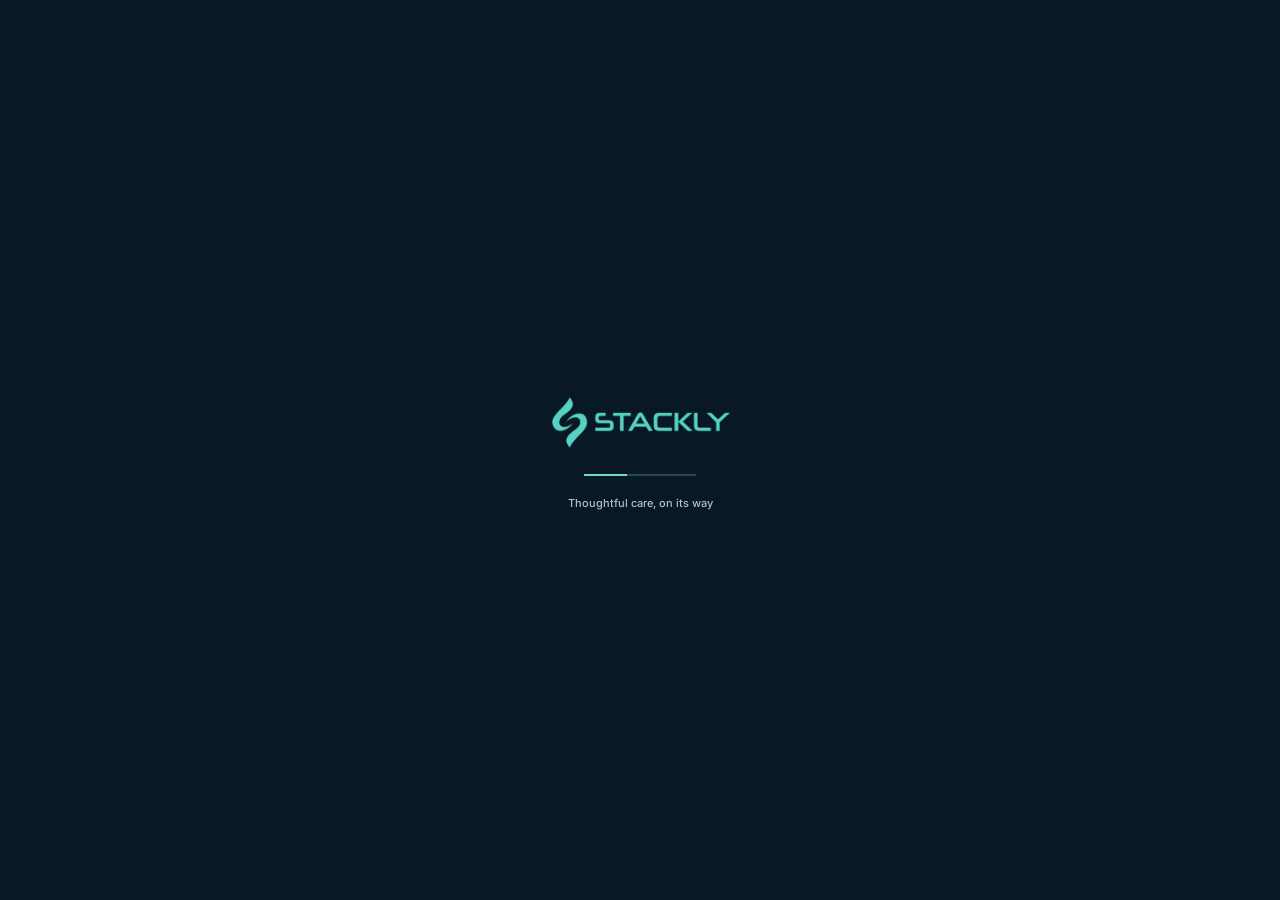
<file: login.html>
<!doctype html>
<html lang="en">
<head>
  <meta charset="UTF-8">
  <meta name="viewport" content="width=device-width,initial-scale=1">
  <meta name="theme-color" content="#102B40">
  <title>Sign in — Stackly</title>
  <link rel="preconnect" href="https://fonts.googleapis.com">
  <link rel="preconnect" href="https://fonts.gstatic.com" crossorigin>
  <link href="https://fonts.googleapis.com/css2?family=Inter:wght@400;500;600;700&family=Plus+Jakarta+Sans:wght@400;500;600;700;800&display=swap" rel="stylesheet">
  <link rel="icon" type="image/webp" href="stackly_.webp">
  <link rel="stylesheet" href="styles.css">
</head>
<body class="login-page">
  <header class="login-header">
    <a href="index.html" aria-label="Stackly home"><img src="stackly_.webp" alt="Stackly"></a>
    <a href="shop.html">Back to shop <span>→</span></a>
  </header>
  <main class="login-main">
    <section class="login-visual">
      <img src="assets/photo-1607619056574-7b8d3ee536b2.webp" alt="Wellness essentials arranged for everyday care">
      <div class="login-visual-shade"></div>
      <div class="login-visual-copy"><span class="login-kicker">WELCOME TO STACKLY</span><h1>Everyday care,<br><em>made easier.</em></h1><p>Your essentials and helpful information, together in one place.</p><div class="login-visual-points"><span>Thoughtful everyday essentials</span><span>Friendly support when you need it</span></div></div>
    </section>
    <section class="login-panel">
      <div class="login-card">
        <span class="login-kicker">YOUR STACKLY ACCOUNT</span>
        <h2 id="login-heading">Welcome back</h2>
        <p class="login-intro" id="login-intro">Sign in to continue to your account.</p>
        <div class="login-role-label">Choose your account type</div>
        <div class="login-role-picker" role="group" aria-label="Choose account type">
          <button type="button" class="login-role active" data-login-role="customer" aria-pressed="true"><span class="role-icon">♡</span><span><b>Customer</b><small>Shop and manage your account</small></span></button>
          <button type="button" class="login-role" data-login-role="admin" aria-pressed="false"><span class="role-icon">⌘</span><span><b>Admin &amp; staff</b><small>Access the store dashboard</small></span></button>
        </div>
        <form id="login-form" class="login-form">
          
          <label id="login-email-label" for="login-email">Email address</label>
          <input id="login-email" name="email" type="email" autocomplete="username" placeholder="you@example.com" required>
          <div class="login-password-heading"><label for="login-password">Password</label><a id="forgot-password-link" href="404.html">Forgot password?</a></div>
          <div class="login-password-wrap"><input id="login-password" name="password" type="password" autocomplete="current-password" placeholder="Enter your password" aria-describedby="login-password-error" required><button type="button" id="toggle-password" aria-label="Show password">Show</button></div>
          <small class="login-field-error" id="login-password-error" aria-live="polite"></small>
          
          <label class="login-remember"><input type="checkbox" name="remember"> <span>Remember me on this device</span></label>
          <button type="submit" class="login-submit"><span id="login-submit-label">Sign in</span><span>→</span></button>
          <p class="login-status" id="login-status" role="status" aria-live="polite">Sign-in is a front-end preview; authentication is not connected yet.</p>
          <p class="login-mode-prompt" id="login-mode-prompt">New to Stackly? <a href="create-account.html">Create an account</a></p>
        </form>
        <div class="login-security"><span>⌑</span><p>Sign-in is currently a front-end preview. Account access must be connected to an authentication service.</p></div>
      </div>
    </section>
  </main>
  <footer class="login-footer"><a href="contact.html">Need help?</a><span>© 2026 Stackly</span><a href="index.html">Back to home</a><div class="footer-socials auth-social-links" aria-label="Follow Stackly">
        <a href="404.html" aria-label="Google"><svg viewBox="0 0 24 24" aria-hidden="true"><path d="M21.35 12.2c0-.7-.06-1.37-.18-2.02H12v3.83h5.24a4.48 4.48 0 0 1-1.94 2.94v2.47h3.15c1.84-1.7 2.9-4.2 2.9-7.22z"/><path d="M12 21.7c2.63 0 4.84-.87 6.45-2.35l-3.15-2.47c-.87.58-1.98.93-3.3.93-2.54 0-4.69-1.71-5.46-4.02H3.28v2.55A9.74 9.74 0 0 0 12 21.7z"/><path d="M6.54 13.79A5.86 5.86 0 0 1 6.23 12c0-.62.11-1.22.31-1.79V7.66H3.28A9.7 9.7 0 0 0 2.25 12c0 1.57.38 3.05 1.03 4.34z"/><path d="M12 6.19c1.43 0 2.72.49 3.73 1.47l2.8-2.8C16.83 3.27 14.63 2.3 12 2.3a9.74 9.74 0 0 0-8.72 5.36l3.26 2.55c.77-2.31 2.92-4.02 5.46-4.02z"/></svg></a>
        <a href="404.html" aria-label="Instagram"><svg viewBox="0 0 24 24" aria-hidden="true"><rect x="3" y="3" width="18" height="18" rx="5"/><circle cx="12" cy="12" r="4"/><circle cx="18" cy="6" r="1" class="social-fill"/></svg></a>
        <a href="404.html" aria-label="Facebook"><svg viewBox="0 0 24 24" aria-hidden="true"><path d="M14 8h3V4h-3c-3 0-5 2-5 5v2H6v4h3v6h4v-6h3l1-4h-4V9c0-.7.3-1 1-1z"/></svg></a>
        <a href="404.html" aria-label="YouTube"><svg viewBox="0 0 24 24" aria-hidden="true"><rect x="2.5" y="5" width="19" height="14" rx="4"/><path d="m10 9 5 3-5 3z" class="social-fill"/></svg></a>
      </div></footer>
  <script src="script.js"></script>
</body>
</html>
</file>
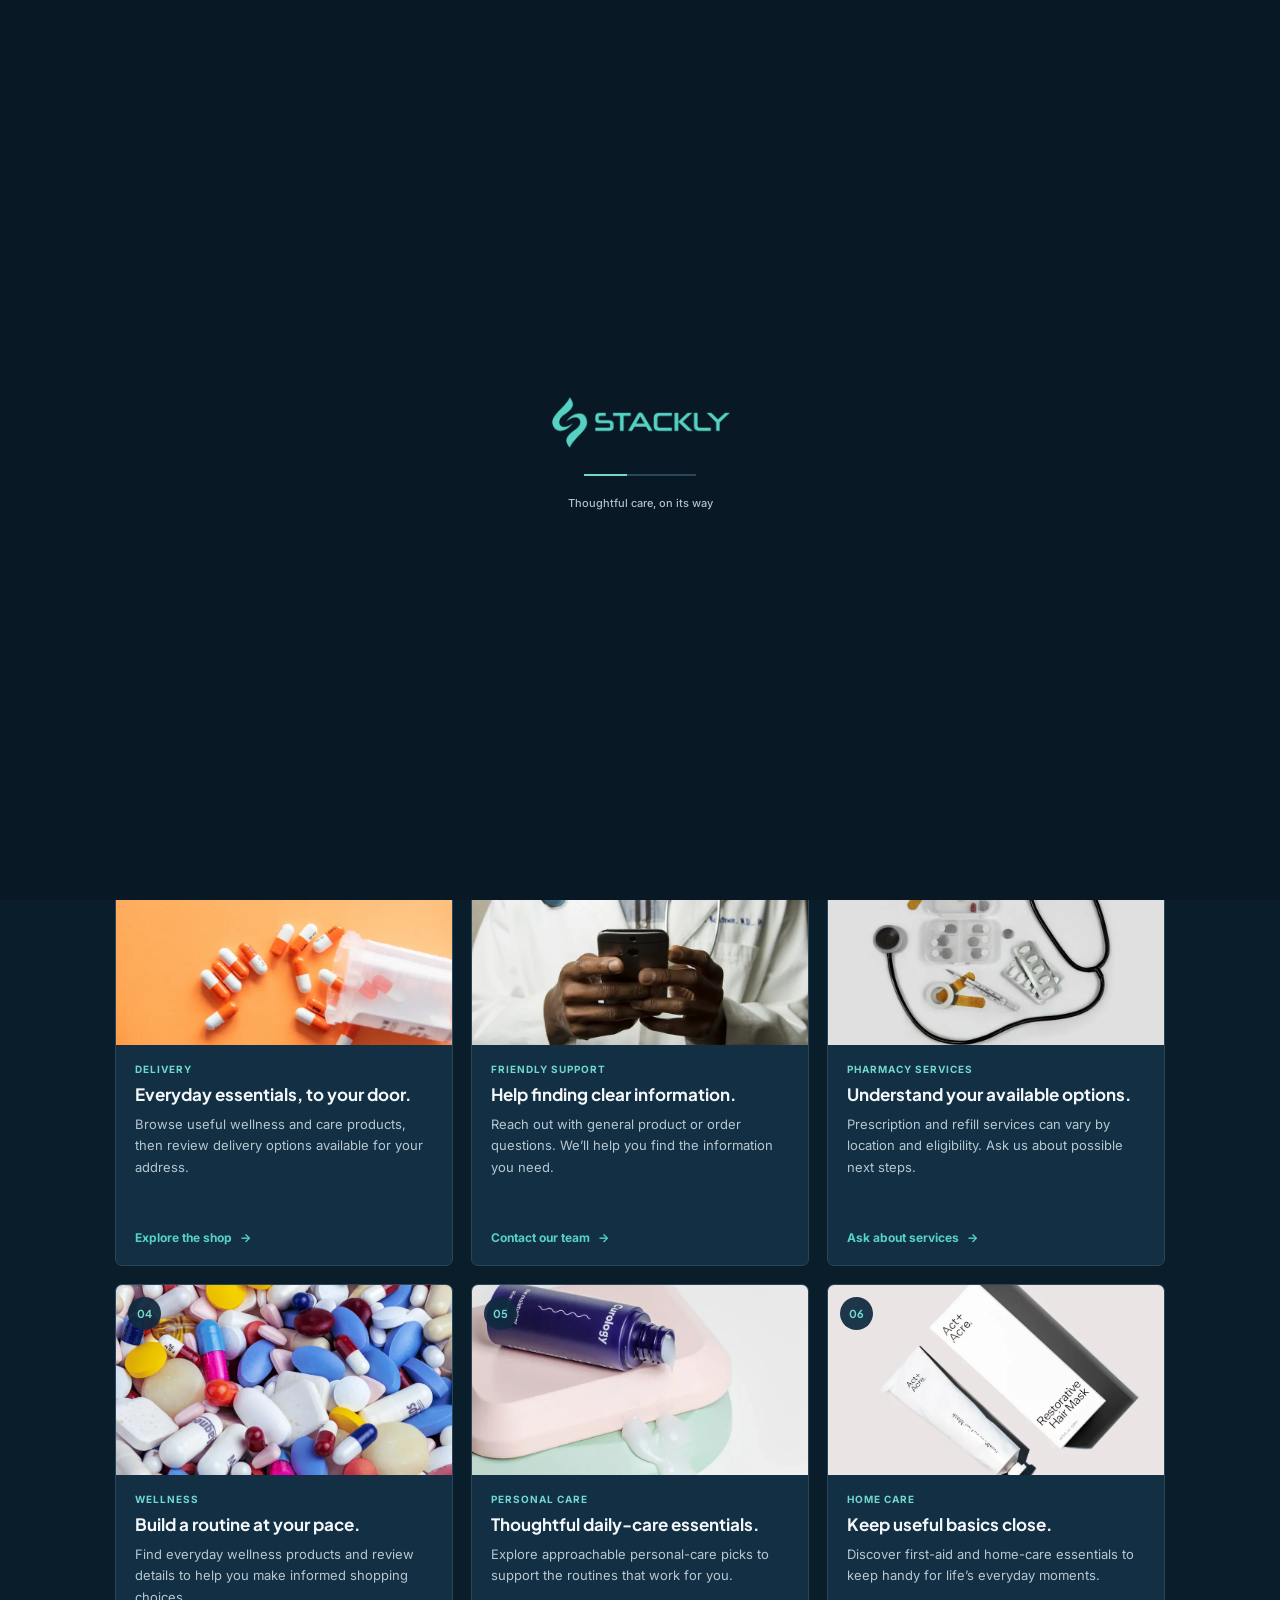
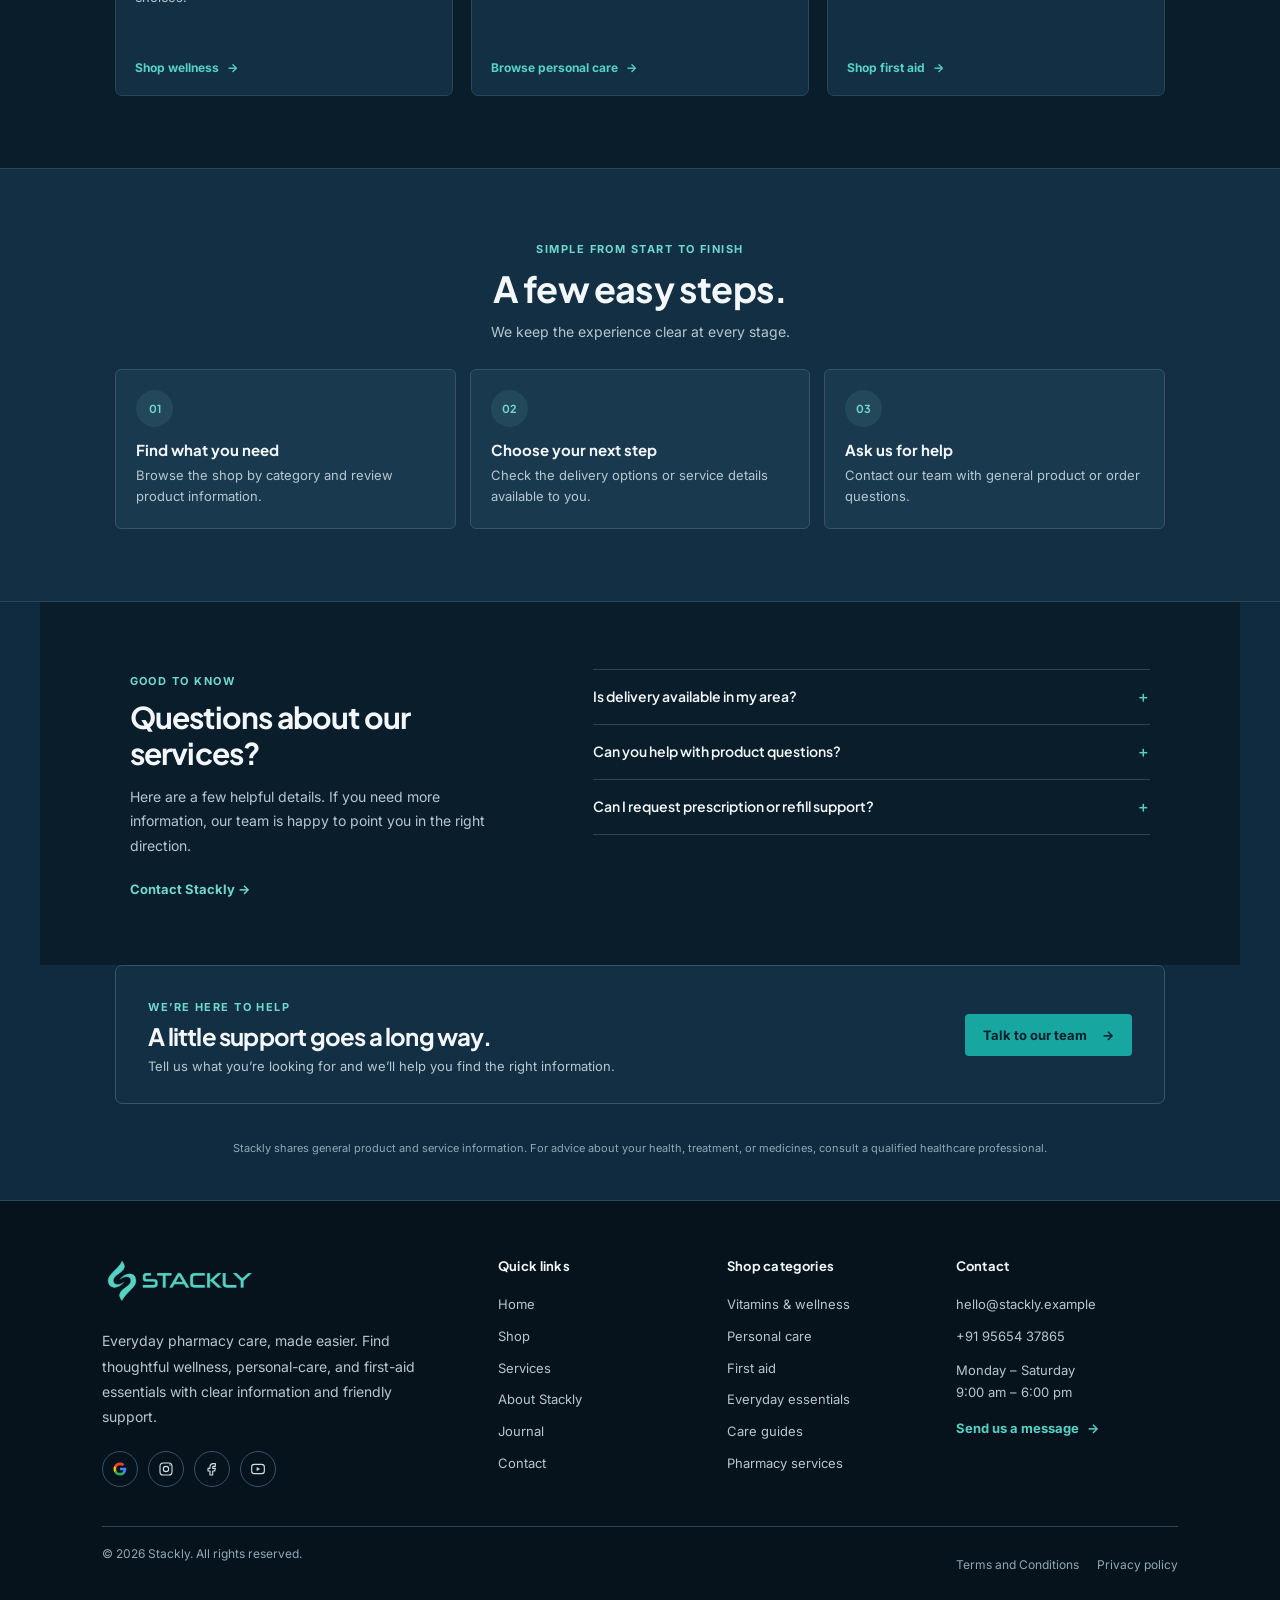
<file: services.html>
<!doctype html><html lang="en"><head><meta charset="UTF-8"><meta name="viewport" content="width=device-width,initial-scale=1"><title>Services — Stackly</title><link rel="preconnect" href="https://fonts.googleapis.com"><link rel="preconnect" href="https://fonts.gstatic.com" crossorigin><link href="https://fonts.googleapis.com/css2?family=Inter:wght@400;500;600;700&family=Plus+Jakarta+Sans:wght@400;500;600;700;800&display=swap" rel="stylesheet"><link rel="icon" type="image/webp" href="stackly_.webp"><link rel="stylesheet" href="styles.css"></head><body class="services-page">
<div class="announcement">✦ Real people, thoughtful support. <a href="contact.html">Talk to our team →</a></div><header class="site-header"><a class="brand" href="index.html"><img class="stackly-logo" src="stackly_.webp" alt="Stackly"></a><nav class="main-nav"><a href="index.html">Home</a><a href="shop.html">Shop</a><a class="active" href="services.html">Services</a><a href="about.html">About</a><a href="journal.html">Journal</a><a href="contact.html">Contact</a></nav><div class="header-actions"><a class="icon-btn account-btn" href="login.html" aria-label="Sign in"><svg viewBox="0 0 24 24" aria-hidden="true"><circle cx="12" cy="8" r="4"></circle><path d="M4 21a8 8 0 0 1 16 0"></path></svg></a><button class="cart-button" id="open-cart"><svg viewBox="0 0 24 24"><path d="M3 4h2l2.2 11.3a2 2 0 0 0 2 1.7h8.9a2 2 0 0 0 1.9-1.5L22 8H6"/><circle cx="10" cy="20" r="1"/><circle cx="18" cy="20" r="1"/></svg><span>Bag</span><b id="cart-count">0</b></button><button class="menu-toggle" id="menu-toggle" aria-label="Toggle navigation"><span></span><span></span></button></div></header>
<main class="services-content">
  <section class="sv-hero">
    <div class="sv-hero-copy">
      <span class="sv-kicker">STACKLY PHARMACY SERVICES</span>
      <h1>Everyday care,<br><em>made easier.</em></h1>
      <p>From finding the essentials to getting an order question answered, we make everyday pharmacy support feel straightforward.</p>
      <div class="sv-hero-actions"><a class="sv-button" href="404.html">Explore essentials <span>→</span></a><a class="sv-secondary" href="404.html">Talk to our team</a></div>
      <div class="sv-hero-promise"><span>✓</span> Friendly support, clear information, and care that fits your day.</div>
    </div>
    <div class="sv-hero-visual"><img src="assets/photo-1607619056574-7b8d3ee536b2.webp" alt="Everyday wellness essentials arranged together"><div class="sv-image-caption"><span class="sv-caption-mark">✦</span><span><b>Here for the everyday.</b><small>Thoughtful pharmacy care from Stackly.</small></span></div></div>
  </section>
  <section class="sv-services">
    <div class="sv-section-heading"><span class="sv-kicker">SUPPORT FOR YOUR ROUTINE</span><h2>Services made for everyday life.</h2><p>Explore the ways Stackly can help you find what you need and feel supported along the way.</p></div>
    <div class="sv-card-grid">
      <article class="sv-card"><a class="sv-card-image" href="404.html"><img loading="lazy" src="assets/photo-1587854692152-cbe660dbde88.webp" alt="Pharmacy essentials ready for convenient delivery"><span>01</span></a><div class="sv-card-copy"><small>DELIVERY</small><h3>Everyday essentials, to your door.</h3><p>Browse useful wellness and care products, then review delivery options available for your address.</p><a href="404.html">Explore the shop <b>→</b></a></div></article>
      <article class="sv-card"><a class="sv-card-image" href="404.html"><img loading="lazy" src="assets/photo-1576091160399-112ba8d25d1d.webp" alt="Healthcare consultation in a bright, welcoming space"><span>02</span></a><div class="sv-card-copy"><small>FRIENDLY SUPPORT</small><h3>Help finding clear information.</h3><p>Reach out with general product or order questions. We’ll help you find the information you need.</p><a href="404.html">Contact our team <b>→</b></a></div></article>
      <article class="sv-card"><a class="sv-card-image" href="404.html"><img loading="lazy" src="assets/photo-1603398938378-e54eab446dde.webp" alt="First aid and home care supplies arranged together"><span>03</span></a><div class="sv-card-copy"><small>PHARMACY SERVICES</small><h3>Understand your available options.</h3><p>Prescription and refill services can vary by location and eligibility. Ask us about possible next steps.</p><a href="404.html">Ask about services <b>→</b></a></div></article>
      <article class="sv-card"><a class="sv-card-image" href="404.html"><img loading="lazy" src="assets/photo-1607619056574-7b8d3ee536b2.webp" alt="Wellness products for a daily routine"><span>04</span></a><div class="sv-card-copy"><small>WELLNESS</small><h3>Build a routine at your pace.</h3><p>Find everyday wellness products and review details to help you make informed shopping choices.</p><a href="404.html">Shop wellness <b>→</b></a></div></article>
      <article class="sv-card"><a class="sv-card-image" href="404.html"><img loading="lazy" src="assets/photo-1556229010-6c3f2c9ca5f8.webp" alt="Personal care products for everyday use"><span>05</span></a><div class="sv-card-copy"><small>PERSONAL CARE</small><h3>Thoughtful daily-care essentials.</h3><p>Explore approachable personal-care picks to support the routines that work for you.</p><a href="404.html">Browse personal care <b>→</b></a></div></article>
      <article class="sv-card"><a class="sv-card-image" href="404.html"><img loading="lazy" src="assets/photo-1608248543803-ba4f8c70ae0b.webp" alt="Useful self-care and home essentials"><span>06</span></a><div class="sv-card-copy"><small>HOME CARE</small><h3>Keep useful basics close.</h3><p>Discover first-aid and home-care essentials to keep handy for life’s everyday moments.</p><a href="404.html">Shop first aid <b>→</b></a></div></article>
    </div>
  </section>
  <section class="sv-process">
    <div class="sv-section-heading"><span class="sv-kicker">SIMPLE FROM START TO FINISH</span><h2>A few easy steps.</h2><p>We keep the experience clear at every stage.</p></div>
    <div class="sv-process-grid"><article><span>01</span><h3>Find what you need</h3><p>Browse the shop by category and review product information.</p></article><article><span>02</span><h3>Choose your next step</h3><p>Check the delivery options or service details available to you.</p></article><article><span>03</span><h3>Ask us for help</h3><p>Contact our team with general product or order questions.</p></article></div>
  </section>
  <section class="sv-faq" id="service-faq">
    <div class="sv-faq-intro"><span class="sv-kicker">GOOD TO KNOW</span><h2>Questions about our services?</h2><p>Here are a few helpful details. If you need more information, our team is happy to point you in the right direction.</p><a class="sv-secondary" href="404.html">Contact Stackly <span>→</span></a></div>
    <div class="sv-faq-list"><details><summary>Is delivery available in my area?<span>＋</span></summary><p>Delivery availability and timing depend on your address. Available options are shown during checkout.</p></details><details><summary>Can you help with product questions?<span>＋</span></summary><p>Our team can help locate general product information. For personal medical advice, speak with a qualified healthcare professional.</p></details><details><summary>Can I request prescription or refill support?<span>＋</span></summary><p>Prescription services depend on location and eligibility. Contact our team to ask what options may be available.</p></details></div>
  </section>
  <section class="sv-cta"><div><span class="sv-kicker">WE’RE HERE TO HELP</span><h2>A little support goes a long way.</h2><p>Tell us what you’re looking for and we’ll help you find the right information.</p></div><a class="sv-button" href="404.html">Talk to our team <span>→</span></a></section>
  <p class="sv-disclaimer">Stackly shares general product and service information. For advice about your health, treatment, or medicines, consult a qualified healthcare professional.</p>
</main>
<footer class="site-footer">
  <div class="footer-main">
    <div class="footer-brand-block">
      <a class="footer-brand-logo" href="index.html" aria-label="Stackly home"><img class="stackly-logo" src="stackly_.webp" alt="Stackly"></a>
      <p class="footer-description">Everyday pharmacy care, made easier. Find thoughtful wellness, personal-care, and first-aid essentials with clear information and friendly support.</p>
      <div class="footer-socials" aria-label="Follow Stackly">
        <a href="404.html" aria-label="Google"><svg viewBox="0 0 24 24" aria-hidden="true"><path d="M21.35 12.2c0-.7-.06-1.37-.18-2.02H12v3.83h5.24a4.48 4.48 0 0 1-1.94 2.94v2.47h3.15c1.84-1.7 2.9-4.2 2.9-7.22z"/><path d="M12 21.7c2.63 0 4.84-.87 6.45-2.35l-3.15-2.47c-.87.58-1.98.93-3.3.93-2.54 0-4.69-1.71-5.46-4.02H3.28v2.55A9.74 9.74 0 0 0 12 21.7z"/><path d="M6.54 13.79A5.86 5.86 0 0 1 6.23 12c0-.62.11-1.22.31-1.79V7.66H3.28A9.7 9.7 0 0 0 2.25 12c0 1.57.38 3.05 1.03 4.34z"/><path d="M12 6.19c1.43 0 2.72.49 3.73 1.47l2.8-2.8C16.83 3.27 14.63 2.3 12 2.3a9.74 9.74 0 0 0-8.72 5.36l3.26 2.55c.77-2.31 2.92-4.02 5.46-4.02z"/></svg></a>
        <a href="404.html" aria-label="Instagram"><svg viewBox="0 0 24 24" aria-hidden="true"><rect x="3" y="3" width="18" height="18" rx="5"/><circle cx="12" cy="12" r="4"/><circle cx="18" cy="6" r="1" class="social-fill"/></svg></a>
        <a href="404.html" aria-label="Facebook"><svg viewBox="0 0 24 24" aria-hidden="true"><path d="M14 8h3V4h-3c-3 0-5 2-5 5v2H6v4h3v6h4v-6h3l1-4h-4V9c0-.7.3-1 1-1z"/></svg></a>
        <a href="404.html" aria-label="YouTube"><svg viewBox="0 0 24 24" aria-hidden="true"><rect x="2.5" y="5" width="19" height="14" rx="4"/><path d="m10 9 5 3-5 3z" class="social-fill"/></svg></a>
      </div>
    </div>
    <nav class="footer-column" aria-label="Quick links"><h3>Quick links</h3><a href="index.html">Home</a><a href="shop.html">Shop</a><a href="services.html">Services</a><a href="about.html">About Stackly</a><a href="journal.html">Journal</a><a href="contact.html">Contact</a></nav>
    <nav class="footer-column" aria-label="Shop categories"><h3>Shop categories</h3><a href="404.html">Vitamins &amp; wellness</a><a href="404.html">Personal care</a><a href="404.html">First aid</a><a href="404.html">Everyday essentials</a><a href="404.html">Care guides</a><a href="404.html">Pharmacy services</a></nav>
    <div class="footer-column footer-contact"><h3>Contact</h3><a href="mailto:hello@stackly.example">hello@stackly.example</a><p>Monday – Saturday<br>9:00 am – 6:00 pm</p><a class="footer-contact-link" href="contact.html">Send us a message <span>→</span></a></div>
  </div>
  <div class="footer-bottom"><span>© 2026 Stackly. All rights reserved.</span><nav class="footer-legal-links" aria-label="Legal information"><a href="404.html">Terms and Conditions</a><a href="404.html">Privacy policy</a></nav></div>
</footer><div class="overlay" id="overlay"></div><aside class="cart-drawer" id="cart-drawer" aria-label="Shopping bag" aria-hidden="true"><div class="drawer-head"><div><div class="eyebrow">YOUR LITTLE BAG</div><h2>Your bag <span id="drawer-count">(0)</span></h2></div><button class="close-btn" id="close-cart" aria-label="Close bag">×</button></div><div class="cart-items" id="cart-items"></div><div class="cart-empty" id="cart-empty"><span>♡</span><h3>Your bag is taking a breather.</h3><p>Add a little care to get started.</p></div><div class="drawer-foot" id="drawer-foot"><div class="delivery-progress"><span>✳</span><span id="delivery-message"></span></div><div class="subtotal"><span>Subtotal</span><strong id="cart-total">₹0</strong></div><button class="btn btn-dark checkout-btn" id="checkout-btn">Continue to checkout <span>→</span></button><small>Taxes and delivery calculated at checkout.</small></div></aside><div class="toast" id="toast" role="status"></div><script src="script.js"></script></body></html>
</file>
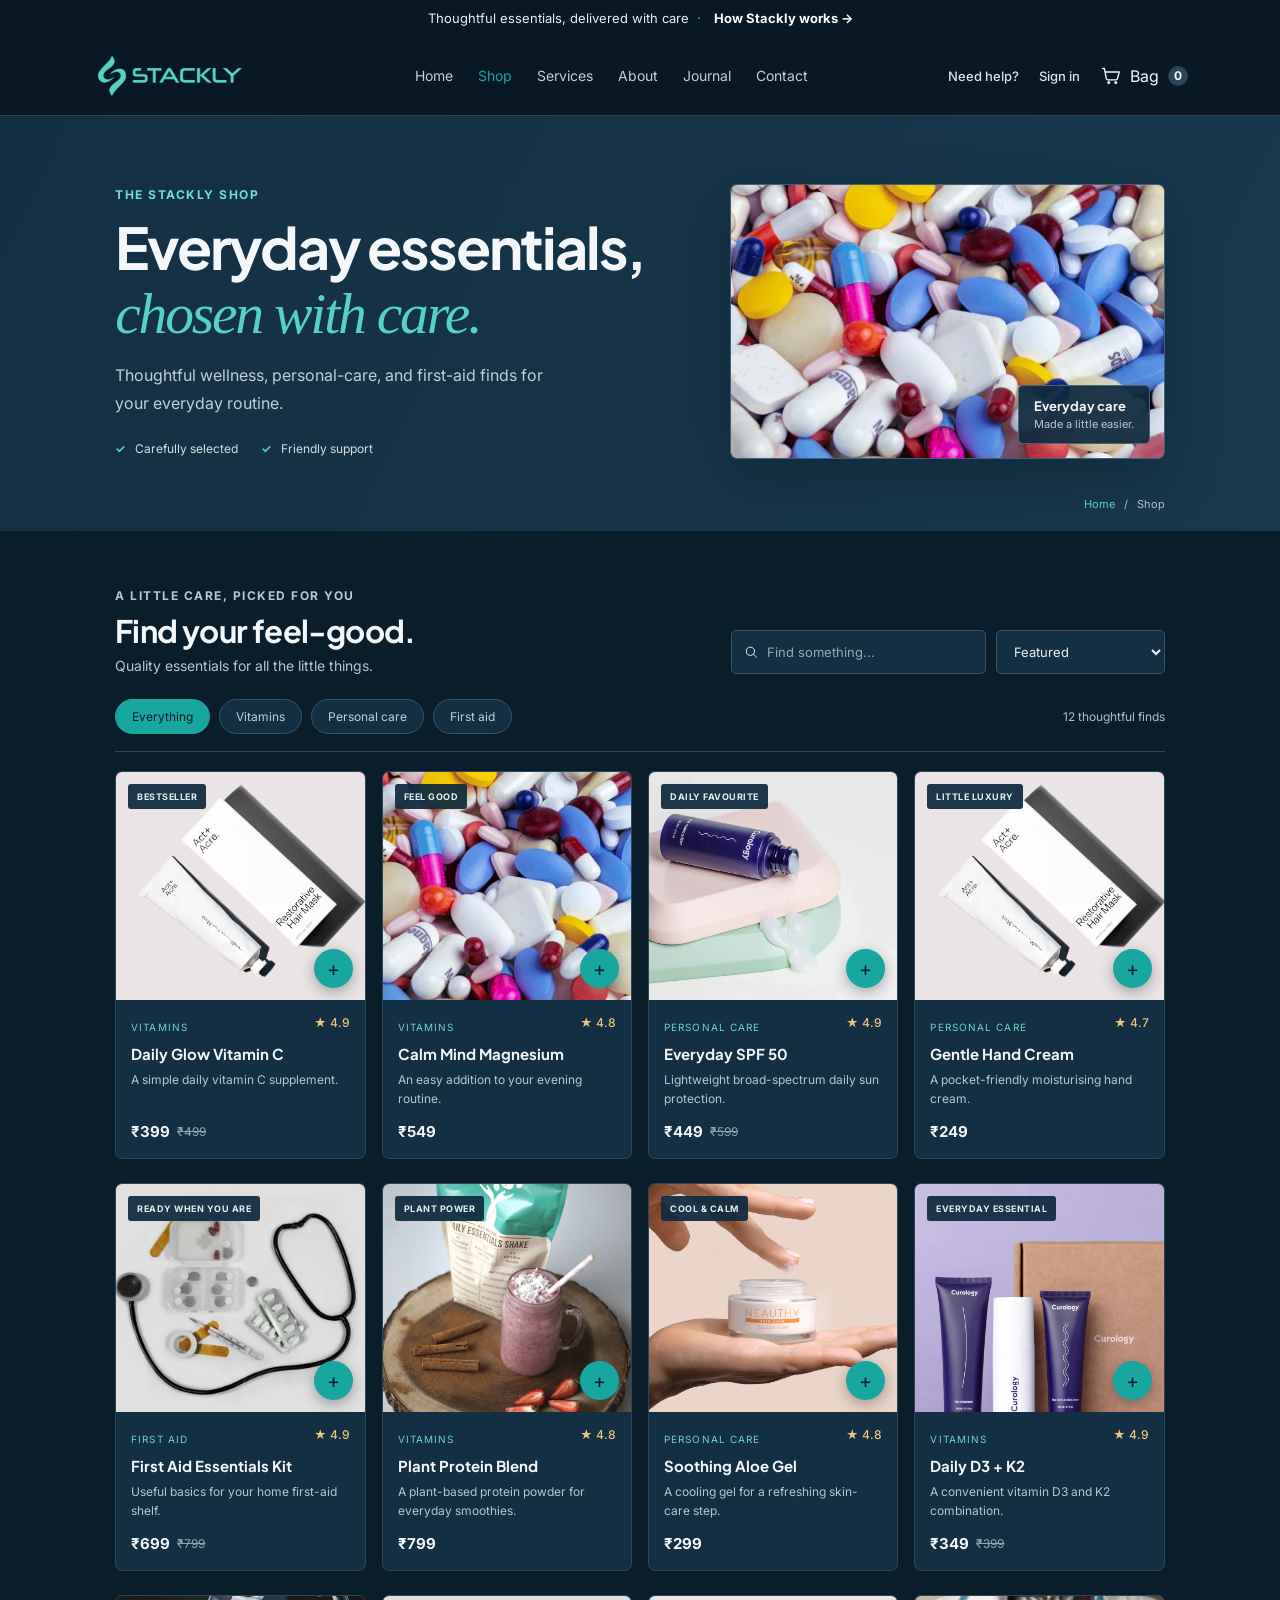
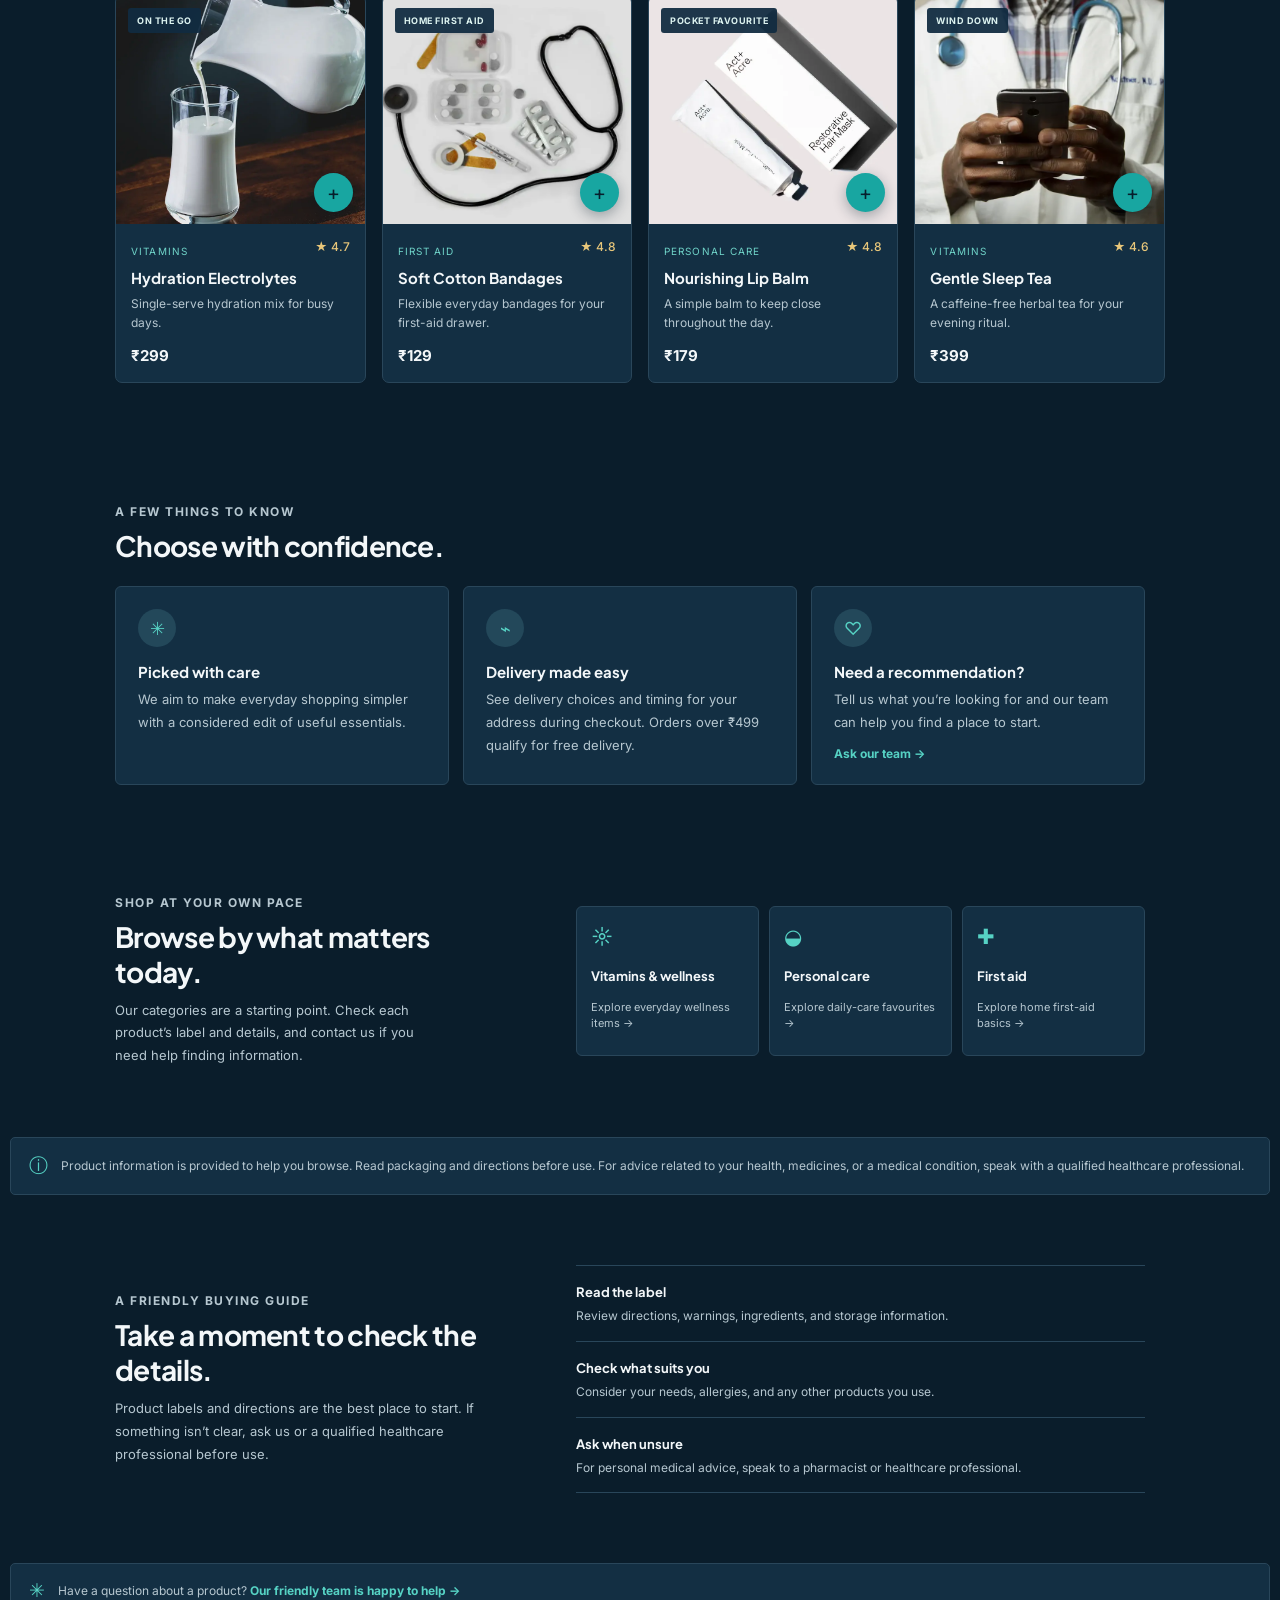
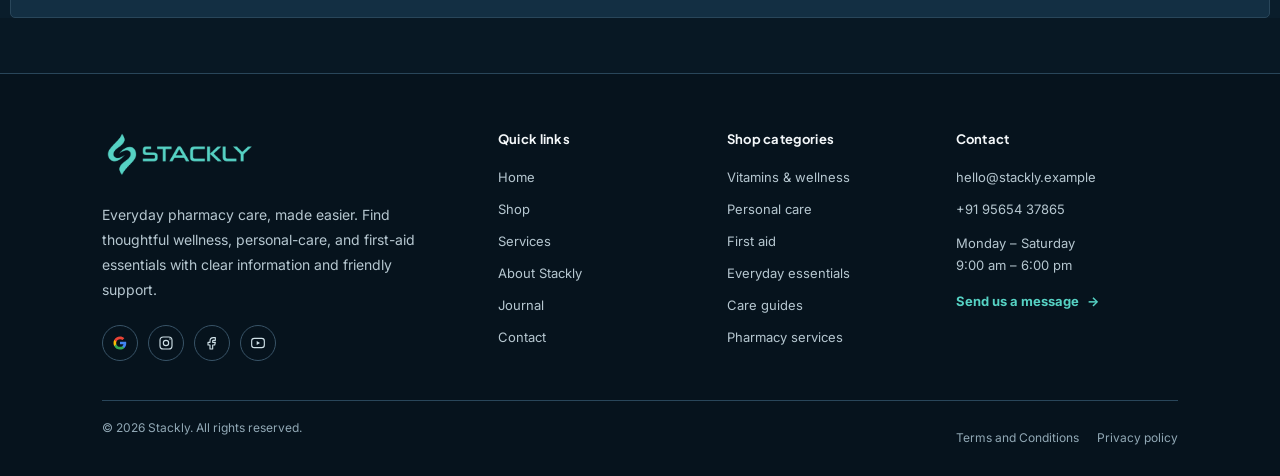
<file: shop.html>
<!doctype html><html lang="en"><head><meta charset="UTF-8"><meta name="viewport" content="width=device-width,initial-scale=1"><title>Shop — Stackly</title><link rel="preconnect" href="https://fonts.googleapis.com"><link rel="preconnect" href="https://fonts.gstatic.com" crossorigin><link href="https://fonts.googleapis.com/css2?family=Inter:wght@400;500;600;700&family=Plus+Jakarta+Sans:wght@400;500;600;700;800&display=swap" rel="stylesheet"><link rel="icon" type="image/webp" href="stackly_.webp"><link rel="stylesheet" href="styles.css"></head><body class="shop-page">
<div class="announcement">✦ Thoughtful essentials, delivered with care. <a href="services.html">How it works →</a></div><header class="site-header"><a class="brand" href="index.html"><img class="stackly-logo" src="stackly_.webp" alt="Stackly"></a><nav class="main-nav"><a href="index.html">Home</a><a class="active" href="shop.html">Shop</a><a href="services.html">Services</a><a href="about.html">About</a><a href="journal.html">Journal</a><a href="contact.html">Contact</a></nav><div class="header-actions"><a class="icon-btn account-btn" href="login.html" aria-label="Sign in"><svg viewBox="0 0 24 24" aria-hidden="true"><circle cx="12" cy="8" r="4"></circle><path d="M4 21a8 8 0 0 1 16 0"></path></svg></a><button class="cart-button" id="open-cart"><svg viewBox="0 0 24 24"><path d="M3 4h2l2.2 11.3a2 2 0 0 0 2 1.7h8.9a2 2 0 0 0 1.9-1.5L22 8H6"/><circle cx="10" cy="20" r="1"/><circle cx="18" cy="20" r="1"/></svg><span>Bag</span><b id="cart-count">0</b></button><button class="menu-toggle" id="menu-toggle" aria-label="Toggle navigation"><span></span><span></span></button></div></header>
<main><section class="page-hero shop-hero"><div class="shop-hero-copy"><div class="eyebrow">THE STACKLY SHOP</div><h1>Everyday essentials,<br><em>chosen with care.</em></h1><p>Thoughtful wellness, personal-care, and first-aid finds for your everyday routine.</p><div class="shop-hero-points"><span><b>✓</b> Carefully selected</span><span><b>✓</b> Friendly support</span></div></div><div class="shop-hero-art"><img src="assets/photo-1607619056574-7b8d3ee536b2.webp" alt="Wellness essentials arranged for an everyday routine"><div class="shop-hero-badge"><b>Everyday care</b><span>Made a little easier.</span></div></div><div class="breadcrumb"><a href="404.html">Home</a><span>/</span>Shop</div></section><section class="products-section section-wrap shop-products"><div class="section-heading product-heading"><div><div class="eyebrow">A LITTLE CARE, PICKED FOR YOU</div><h2>Find your feel-good.</h2><p>Quality essentials for all the little things.</p></div><div class="product-tools"><label class="search-box"><svg viewBox="0 0 24 24"><circle cx="10.8" cy="10.8" r="6.8"/><path d="m16 16 5 5"/></svg><input id="search-input" type="search" placeholder="Find something..." aria-label="Search products"></label><select id="sort-select" aria-label="Sort products"><option value="featured">Featured</option><option value="price-low">Price: low to high</option><option value="price-high">Price: high to low</option></select></div></div><div class="filter-row"><div class="filter-pills" id="filter-pills"><button class="filter-pill selected" data-category="All">Everything</button><button class="filter-pill" data-category="Vitamins">Vitamins</button><button class="filter-pill" data-category="Personal care">Personal care</button><button class="filter-pill" data-category="First aid">First aid</button></div><span class="results-count" id="results-count"></span></div><div class="product-grid" id="product-grid"></div><div class="empty-state" id="empty-state" hidden><span>⌕</span><h3>Nothing found just yet</h3><p>Try another search or browse all of our essentials.</p><button class="btn btn-dark" id="reset-filters">Show all products</button></div></section><section class="shop-guide section-wrap"><div class="eyebrow">A FEW THINGS TO KNOW</div><h2>Choose with confidence.</h2><div class="shop-guide-grid"><article><span>✳</span><h3>Picked with care</h3><p>We aim to make everyday shopping simpler with a considered edit of useful essentials.</p></article><article><span>⌁</span><h3>Delivery made easy</h3><p>See delivery choices and timing for your address during checkout. Orders over ₹499 qualify for free delivery.</p></article><article><span>♡</span><h3>Need a recommendation?</h3><p>Tell us what you’re looking for and our team can help you find a place to start.</p><a href="404.html">Ask our team →</a></article></div></section><section class="shop-how section-wrap"><div><div class="eyebrow">SHOP AT YOUR OWN PACE</div><h2>Browse by what matters today.</h2><p>Our categories are a starting point. Check each product’s label and details, and contact us if you need help finding information.</p></div><div class="shop-how-links"><a href="404.html"><span>☼</span><b>Vitamins & wellness</b><small>Explore everyday wellness items →</small></a><a href="404.html"><span>◒</span><b>Personal care</b><small>Explore daily-care favourites →</small></a><a href="404.html"><span>✚</span><b>First aid</b><small>Explore home first-aid basics →</small></a></div></section><section class="shop-disclaimer section-wrap"><span>ⓘ</span><p>Product information is provided to help you browse. Read packaging and directions before use. For advice related to your health, medicines, or a medical condition, speak with a qualified healthcare professional.</p></section><section class="buying-guide section-wrap"><div><div class="eyebrow">A FRIENDLY BUYING GUIDE</div><h2>Take a moment to check the details.</h2><p>Product labels and directions are the best place to start. If something isn’t clear, ask us or a qualified healthcare professional before use.</p></div><div class="buying-checks"><article><b>Read the label</b><p>Review directions, warnings, ingredients, and storage information.</p></article><article><b>Check what suits you</b><p>Consider your needs, allergies, and any other products you use.</p></article><article><b>Ask when unsure</b><p>For personal medical advice, speak to a pharmacist or healthcare professional.</p></article></div></section><section class="shop-note section-wrap"><span>✳</span><p>Have a question about a product? <a href="404.html">Our friendly team is happy to help →</a></p></section></main>
<footer class="site-footer">
  <div class="footer-main">
    <div class="footer-brand-block">
      <a class="footer-brand-logo" href="index.html" aria-label="Stackly home"><img class="stackly-logo" src="stackly_.webp" alt="Stackly"></a>
      <p class="footer-description">Everyday pharmacy care, made easier. Find thoughtful wellness, personal-care, and first-aid essentials with clear information and friendly support.</p>
      <div class="footer-socials" aria-label="Follow Stackly">
        <a href="404.html" aria-label="Google"><svg viewBox="0 0 24 24" aria-hidden="true"><path d="M21.35 12.2c0-.7-.06-1.37-.18-2.02H12v3.83h5.24a4.48 4.48 0 0 1-1.94 2.94v2.47h3.15c1.84-1.7 2.9-4.2 2.9-7.22z"/><path d="M12 21.7c2.63 0 4.84-.87 6.45-2.35l-3.15-2.47c-.87.58-1.98.93-3.3.93-2.54 0-4.69-1.71-5.46-4.02H3.28v2.55A9.74 9.74 0 0 0 12 21.7z"/><path d="M6.54 13.79A5.86 5.86 0 0 1 6.23 12c0-.62.11-1.22.31-1.79V7.66H3.28A9.7 9.7 0 0 0 2.25 12c0 1.57.38 3.05 1.03 4.34z"/><path d="M12 6.19c1.43 0 2.72.49 3.73 1.47l2.8-2.8C16.83 3.27 14.63 2.3 12 2.3a9.74 9.74 0 0 0-8.72 5.36l3.26 2.55c.77-2.31 2.92-4.02 5.46-4.02z"/></svg></a>
        <a href="404.html" aria-label="Instagram"><svg viewBox="0 0 24 24" aria-hidden="true"><rect x="3" y="3" width="18" height="18" rx="5"/><circle cx="12" cy="12" r="4"/><circle cx="18" cy="6" r="1" class="social-fill"/></svg></a>
        <a href="404.html" aria-label="Facebook"><svg viewBox="0 0 24 24" aria-hidden="true"><path d="M14 8h3V4h-3c-3 0-5 2-5 5v2H6v4h3v6h4v-6h3l1-4h-4V9c0-.7.3-1 1-1z"/></svg></a>
        <a href="404.html" aria-label="YouTube"><svg viewBox="0 0 24 24" aria-hidden="true"><rect x="2.5" y="5" width="19" height="14" rx="4"/><path d="m10 9 5 3-5 3z" class="social-fill"/></svg></a>
      </div>
    </div>
    <nav class="footer-column" aria-label="Quick links"><h3>Quick links</h3><a href="index.html">Home</a><a href="shop.html">Shop</a><a href="services.html">Services</a><a href="about.html">About Stackly</a><a href="journal.html">Journal</a><a href="contact.html">Contact</a></nav>
    <nav class="footer-column" aria-label="Shop categories"><h3>Shop categories</h3><a href="404.html">Vitamins &amp; wellness</a><a href="404.html">Personal care</a><a href="404.html">First aid</a><a href="404.html">Everyday essentials</a><a href="404.html">Care guides</a><a href="404.html">Pharmacy services</a></nav>
    <div class="footer-column footer-contact"><h3>Contact</h3><a href="mailto:hello@stackly.example">hello@stackly.example</a><p>Monday – Saturday<br>9:00 am – 6:00 pm</p><a class="footer-contact-link" href="contact.html">Send us a message <span>→</span></a></div>
  </div>
  <div class="footer-bottom"><span>© 2026 Stackly. All rights reserved.</span><nav class="footer-legal-links" aria-label="Legal information"><a href="404.html">Terms and Conditions</a><a href="404.html">Privacy policy</a></nav></div>
</footer>
<div class="overlay" id="overlay"></div><aside class="cart-drawer" id="cart-drawer" aria-label="Shopping bag" aria-hidden="true"><div class="drawer-head"><div><div class="eyebrow">YOUR LITTLE BAG</div><h2>Your bag <span id="drawer-count">(0)</span></h2></div><button class="close-btn" id="close-cart" aria-label="Close bag">×</button></div><div class="cart-items" id="cart-items"></div><div class="cart-empty" id="cart-empty"><span>♡</span><h3>Your bag is taking a breather.</h3><p>Add a little care to get started.</p></div><div class="drawer-foot" id="drawer-foot"><div class="delivery-progress"><span>✳</span><span id="delivery-message"></span></div><div class="subtotal"><span>Subtotal</span><strong id="cart-total">₹0</strong></div><button class="btn btn-dark checkout-btn" id="checkout-btn">Continue to checkout <span>→</span></button><small>Taxes and delivery calculated at checkout.</small></div></aside><div class="toast" id="toast" role="status"></div><script src="script.js"></script></body></html>
</file>
<file: styles.css>
*{box-sizing:border-box}
:root{--ink:#183B56;--muted:#71858F;--deep:#214F6B;--line:#E4EEF2;--serif:Georgia,'Times New Roman',serif}
html{scroll-behavior:smooth;scroll-padding-top:20px}
body{margin:0;background:#fff;color:var(--ink);font:14px 'Inter',sans-serif}
button,input,select,textarea{font:inherit}button,a{-webkit-tap-highlight-color:transparent}a{color:inherit;text-decoration:none}button{color:inherit}
.announcement{height:36px;background:#DCECF2;display:flex;align-items:center;justify-content:center;gap:8px;font-size:13px;color:#285B75}.announcement>span{color:#18A6A1}.announcement a{margin-left:5px;font-weight:700}
.site-header{height:80px;padding:0 7.2%;display:flex;align-items:center;justify-content:space-between;border-bottom:1px solid #EAF0F3;position:relative;z-index:5;background:#fff}.brand{display:flex;align-items:center;gap:9px;font:800 22px "Plus Jakarta Sans",sans-serif;letter-spacing:-1.1px}.brand-mark{font:700 33px/1 var(--serif);position:relative;color:#2B738A;letter-spacing:-4px}.brand-mark span{font:11px/16px 'Inter',sans-serif;position:absolute;top:0;right:-9px;background:#18A6A1;color:white;width:16px;text-align:center;border-radius:50%;letter-spacing:0}.main-nav{display:flex;gap:25px;margin-left:28px;color:#526D7D;font-size:13px}.main-nav a:hover,.footer-bottom a:hover{color:#148E90}.header-actions{display:flex;align-items:center;gap:20px}.icon-btn,.menu-toggle{border:0;background:none;padding:6px;cursor:pointer;color:var(--ink)}.icon-btn svg,.cart-button svg,.search-box svg{width:21px;height:21px;fill:none;stroke:currentColor;stroke-width:1.55;stroke-linecap:round;stroke-linejoin:round}.cart-button{border:0;background:none;display:flex;align-items:center;gap:9px;cursor:pointer;padding:7px 0}.cart-button b{width:20px;height:20px;background:#E4EEF2;border-radius:50%;display:grid;place-items:center;font-size:12px}.menu-toggle{display:none}
.hero{min-height:563px;padding:78px 11.1% 60px;display:grid;grid-template-columns:1fr 1fr;position:relative;overflow:hidden;background:#F0F6F8}.hero-content{padding-top:12px;z-index:1}.eyebrow{font-size:11px;letter-spacing:1.7px;font-weight:700;color:#71858F}.eyebrow-dot{width:7px;height:7px;background:#18A6A1;border-radius:50%;display:inline-block;margin-right:8px}.hero h1{font:600 65px/1.08 "Plus Jakarta Sans",sans-serif;letter-spacing:-3.9px;color:#183B56;margin:19px 0}.hero h1 em,.care-copy h2 em,.story-heading h2 em,.faq-section h2 em,.contact-copy h2 em{font-family:var(--serif);font-weight:400;color:#18A6A1}.hero-content>p{font-size:15px;line-height:1.9;color:#71858F;max-width:390px;margin:0 0 24px}.hero-actions{display:flex;align-items:center;gap:26px}.btn{border:0;border-radius:3px;padding:14px 19px;display:inline-flex;align-items:center;justify-content:center;gap:24px;font-size:13px;font-weight:600;cursor:pointer;transition:.2s}.btn-dark{background:var(--deep);color:white}.btn-dark:hover{background:#24677F;transform:translateY(-1px)}.btn span{font-size:15px;line-height:10px}.text-link{font-size:13px;font-weight:600;color:#285B75}.text-link span{padding-left:8px;font-size:15px}.hero-proof{margin-top:44px;display:flex;align-items:center;gap:11px;color:#71858F;font-size:12px}.hero-proof strong{color:#526D7D}.avatar-stack{display:flex;padding-left:2px}.avatar-stack i{font-style:normal;width:24px;height:24px;display:grid;place-items:center;border:2px solid #F0F6F8;border-radius:50%;margin-left:-4px;background:#d8c0a8;color:white;font-size:11px}.avatar-stack i:nth-child(2){background:#82949D}.avatar-stack i:nth-child(3){background:#d3967c}.avatar-stack i:nth-child(4){background:#e8e7da;color:#526D7D}
.hero-visual{position:relative;min-height:390px;display:grid;place-items:center}.hero-image{width:357px;height:357px;position:relative;z-index:1;border-radius:50% 50% 47% 53% / 47% 45% 55% 53%;overflow:hidden;transform:rotate(3deg);box-shadow:0 22px 56px #285B7522}.hero-image img{width:100%;height:100%;object-fit:cover;transform:rotate(-3deg) scale(1.1)}.hero-orbit{position:absolute;border:1px solid #C4D7E0;border-radius:50%;width:390px;height:390px}.orbit-one{transform:rotate(27deg) scaleX(1.15)}.orbit-two{transform:rotate(-30deg) scaleX(1.14);border-style:dashed;opacity:.7}.floating-note{position:absolute;background:#fff;box-shadow:0 7px 26px #183B5617;border-radius:5px;display:flex;align-items:center;gap:11px;padding:12px 15px;font-size:11px;line-height:1.55;color:#71858F;z-index:2}.floating-note strong{color:#285B75;font-size:12px}.note-top{top:45px;right:0}.note-bottom{bottom:45px;left:-12px}.note-icon,.delivery-icon{font-size:24px;color:#18A6A1}.delivery-icon{font-size:22px;background:#E4EEF2;width:34px;height:34px;display:grid;place-items:center;border-radius:50%}.sparkle{position:absolute;color:#18A6A1;font-size:23px}.sparkle-one{top:33px;left:25px}.sparkle-two{bottom:34px;right:18px;font-size:16px}.hero-side-note{writing-mode:vertical-rl;position:absolute;right:3.5%;top:42%;font-size:10px;letter-spacing:1.5px;color:#82949D}.hero-side-note span{color:#18A6A1;font-size:15px;margin-top:10px}
.trust-row{padding:25px 8%;border-bottom:1px solid #EAF0F3;display:flex;align-items:center;justify-content:space-around;color:#71858F;font-size:12px}.trust-row>div{display:flex;align-items:center;gap:9px}.trust-icon{font-size:17px;color:#18A6A1}.section-wrap{padding-left:9%;padding-right:9%}.section-heading{display:flex;justify-content:space-between;align-items:end}.section-heading h2,.newsletter h2{font:600 29px/1.25 "Plus Jakarta Sans",sans-serif;letter-spacing:-1.2px;margin:11px 0 0;color:#183B56}.section-heading>.text-link{margin-bottom:6px}
.category-section{padding-top:84px;padding-bottom:79px}.category-grid{display:grid;grid-template-columns:repeat(4,1fr);gap:13px;margin-top:31px}.category-card{height:105px;border:1px solid transparent;border-radius:4px;padding:16px 13px;display:flex;align-items:center;text-align:left;gap:12px;cursor:pointer;position:relative;color:#285B75;transition:.2s}.category-card:hover,.category-card.active{border-color:#82949D;transform:translateY(-2px)}.cat-sage{background:#EAF3F6}.cat-peach{background:#EAF3F6}.cat-blue{background:#EAF3F6}.cat-lilac{background:#f3eff4}.cat-art{width:45px;height:45px;border-radius:50%;display:grid;place-items:center;background:#D4E7EE;font-size:25px;color:#4A8290}.cat-peach .cat-art{background:#D4E7EE;color:#18A6A1}.cat-blue .cat-art{background:#D4E7EE;color:#4A8290}.cat-lilac .cat-art{background:#e9deea;color:#977899}.category-card b{font-size:13px;display:block;white-space:nowrap}.category-card small{font-size:11px;color:#71858F;display:block;margin-top:6px;white-space:nowrap}.cat-arrow{position:absolute;right:12px;top:12px;font-size:14px;color:#71858F}
.products-section{padding-top:4px;padding-bottom:87px}.product-heading{align-items:end}.product-heading p{margin:9px 0 0;color:#71858F;font-size:13px}.product-tools{display:flex;gap:9px;align-items:center}.search-box{border:1px solid #E4EEF2;border-radius:3px;height:37px;display:flex;align-items:center;padding:0 10px;gap:7px;color:#71858F}.search-box svg{width:16px;height:16px}.search-box input{border:0;outline:0;width:145px;font-size:12px;color:var(--ink)}.search-box input::placeholder{color:#9AAAB2}.product-tools select{height:37px;border:1px solid #E4EEF2;background:#fff;padding:0 26px 0 10px;color:#526D7D;font-size:12px;border-radius:3px;outline:0}.filter-row{display:flex;align-items:center;justify-content:space-between;margin:27px 0 18px}.filter-pills{display:flex;gap:8px}.filter-pill{padding:8px 13px;background:#fff;border:1px solid #E4EEF2;border-radius:22px;font-size:11px;color:#71858F;cursor:pointer}.filter-pill:hover,.filter-pill.selected{background:#D4E7EE;border-color:#D4E7EE;color:#285B75}.results-count{color:#82949D;font-size:11px}.product-grid{display:grid;grid-template-columns:repeat(4,1fr);gap:25px 16px}.product-card{min-width:0}.product-art{height:207px;background:#EAF3F6;border-radius:3px;position:relative;overflow:hidden}.product-art img{width:100%;height:100%;object-fit:cover;transition:transform .45s}.product-card:hover .product-art img{transform:scale(1.045)}.product-tag{position:absolute;top:11px;left:11px;background:#fff;padding:6px 8px;font-size:10px;color:#71858F;border-radius:2px;z-index:1}.quick-add{position:absolute;bottom:10px;right:10px;border:0;width:33px;height:33px;border-radius:50%;background:#fff;color:#214F6B;font-size:20px;line-height:1;cursor:pointer;box-shadow:0 2px 11px #234F661c;transition:.2s}.quick-add:hover{background:#214F6B;color:#fff;transform:rotate(90deg)}.product-info{padding:11px 1px}.product-category{color:#82949D;text-transform:uppercase;letter-spacing:1.1px;font-size:10px}.product-info h3{font-size:13px;margin:6px 0 8px;font-weight:600;color:#285B75}.product-price{display:flex;align-items:center;gap:7px;font-size:13px;font-weight:700;color:#285B75}.product-price del{color:#9AAAB2;font-weight:400;font-size:11px}.product-rating{float:right;color:#9b8d63;font-size:11px;font-weight:500}.center-action{text-align:center;margin-top:36px}.btn-outline{border:1px solid #D4E7EE;background:#fff;color:#285B75;padding:12px 17px}.btn-outline:hover{border-color:#82949D;background:#F5F8F9}.empty-state{text-align:center;padding:50px 0 25px}.empty-state>span,.cart-empty>span{font-size:40px;color:#C4D7E0}.empty-state h3,.cart-empty h3{font:600 19px "Plus Jakarta Sans",sans-serif;margin:12px 0 6px}.empty-state p,.cart-empty p{color:#82949D;font-size:13px;margin:0 0 18px}
.services-section{padding-top:4px;padding-bottom:88px}.services-section .section-heading p{color:#71858F;font-size:13px;margin:9px 0 0}.service-grid{display:grid;grid-template-columns:repeat(3,1fr);gap:15px;margin-top:31px}.service-card{border:1px solid #E4EEF2;padding:22px;min-height:220px;background:#fff;transition:.2s}.service-card:hover{border-color:#C4D7E0;transform:translateY(-3px)}.service-icon{display:grid;place-items:center;width:40px;height:40px;background:#EAF3F6;border-radius:50%;font-size:20px;color:#4A8290;margin-bottom:18px}.service-number,.journal-meta{font-size:10px;letter-spacing:1.1px;color:#82949D}.service-card h3,.journal-card h3{font:600 17px "Plus Jakarta Sans",sans-serif;letter-spacing:-.4px;margin:9px 0;color:#214F6B}.service-card p,.journal-card p{font-size:12px;line-height:1.8;color:#71858F;margin:0 0 15px;max-width:290px}.service-card>a,.journal-card>a:last-child{font-size:12px;font-weight:700;color:#285B75}.service-card>a span,.journal-card>a span{margin-left:5px}
.care-banner{margin:0 8.9% 87px;background:#EAF3F6;min-height:360px;display:grid;grid-template-columns:1fr 1fr;position:relative;overflow:hidden}.care-art{position:relative;display:grid;place-items:center;min-height:360px;background:#EAF3F6}.care-circle{width:195px;height:195px;border-radius:50%;background:#D4E7EE;display:grid;place-items:center;position:relative}.care-circle:before,.care-circle:after{content:'';position:absolute;border:1px solid #C4D7E0;width:230px;height:230px;border-radius:50%;transform:scaleX(1.4) rotate(30deg)}.care-circle:after{transform:scaleX(1.4) rotate(-30deg);border-style:dashed}.care-circle span{font:100px var(--serif);color:#4A8290;transform:rotate(-15deg)}.care-star{position:absolute;color:#18A6A1}.star-a{top:56px;left:75px;font-size:30px}.star-b{bottom:57px;right:62px;font-size:27px}.care-stem{position:absolute;left:17%;bottom:52px;font-size:47px;color:#C4D7E0;transform:rotate(-35deg)}.care-copy{padding:69px 11%}.care-copy h2{font:600 37px/1.18 "Plus Jakarta Sans",sans-serif;letter-spacing:-1.5px;margin:13px 0;color:#183B56}.care-copy>p{font-size:13px;line-height:1.9;color:#71858F;max-width:350px;margin:0 0 20px}.care-caption{position:absolute;right:3%;top:47%;writing-mode:vertical-rl;font-size:10px;letter-spacing:1.5px;color:#82949D}.care-caption span{color:#18A6A1;margin-top:10px;font-size:14px}
.story-section{padding-top:3px;padding-bottom:88px;display:grid;grid-template-columns:1fr 1.3fr auto;gap:45px;align-items:center}.story-heading h2,.faq-section h2,.contact-copy h2{font:600 31px/1.23 "Plus Jakarta Sans",sans-serif;letter-spacing:-1.3px;color:#183B56;margin:14px 0 0}.story-quote{border-left:1px solid #D4E7EE;padding:7px 0 7px 28px}.quote-stars{color:#18A6A1;letter-spacing:3px;font-size:13px}.story-quote blockquote{font:italic 18px/1.65 var(--serif);color:#526D7D;margin:13px 0 18px;max-width:490px}.quote-person{display:flex;align-items:center;gap:10px;font-size:12px}.quote-avatar{width:29px;height:29px;background:#ead8ca;border-radius:50%;display:grid;place-items:center;color:#8b6049}.quote-person b,.quote-person small{display:block}.quote-person small{color:#82949D;margin-top:3px;font-size:11px}.quote-count{margin-left:auto;font-size:11px;color:#285B75}.quote-count i{font-style:normal;color:#9AAAB2}.story-stamp{width:94px;height:94px;border:1px solid #D4E7EE;border-radius:50%;display:grid;align-content:center;justify-items:center;text-align:center;font-size:9px;line-height:1.6;letter-spacing:1px;color:#71858F;transform:rotate(12deg)}.story-stamp span{font-size:20px;color:#18A6A1}
.journal-section{padding-bottom:88px}.journal-grid{display:grid;grid-template-columns:repeat(3,1fr);gap:17px;margin-top:28px}.journal-image{height:170px;display:grid;place-items:center;overflow:hidden}.journal-image span{font-size:51px;color:#4A8290;transition:.2s}.journal-image:hover span{transform:scale(1.2) rotate(12deg)}.journal-one{background:linear-gradient(135deg,#EAF3F6,#D4E7EE)}.journal-two{background:linear-gradient(135deg,#EAF3F6,#D4E7EE)}.journal-two span{color:#148E90}.journal-three{background:linear-gradient(135deg,#EAF3F6,#D4E7EE)}.journal-three span{color:#4A8290}.journal-card .journal-meta{margin-top:14px}.journal-meta span{padding:0 4px;color:#18A6A1}.journal-card h3{font-size:15px;margin:8px 0}.journal-card p{margin-bottom:11px}
.faq-section{padding-bottom:89px;display:grid;grid-template-columns:.8fr 1.2fr;gap:75px}.faq-section h2{margin-bottom:13px}.faq-section>div:first-child>p{font-size:12px;color:#71858F;margin:0 0 13px}.faq-list details{border-bottom:1px solid #E4EEF2;padding:15px 0}.faq-list details:first-child{border-top:1px solid #E4EEF2}.faq-list summary{display:flex;justify-content:space-between;list-style:none;cursor:pointer;font-size:13px;color:#285B75;font-weight:600}.faq-list summary::-webkit-details-marker{display:none}.faq-list summary span{font-size:15px;color:#18A6A1;transition:transform .2s}.faq-list details[open] summary span{transform:rotate(45deg)}.faq-list details p{font-size:12px;line-height:1.8;color:#71858F;max-width:470px;margin:11px 0 0}
.contact-section{background:#F0F6F8;padding-top:58px;padding-bottom:58px;margin-bottom:73px;display:grid;grid-template-columns:.8fr 1.2fr;gap:8%}.contact-copy h2{font-size:34px;margin:12px 0}.contact-copy>p{font-size:13px;line-height:1.9;color:#71858F;max-width:330px;margin:0 0 20px}.contact-detail{display:flex;align-items:center;gap:12px;margin-top:14px}.contact-detail>span:first-child{width:33px;height:33px;background:#E4EEF2;color:#4A8290;display:grid;place-items:center;border-radius:50%;font-size:15px}.contact-detail small,.contact-detail b{display:block}.contact-detail small{font-size:9px;letter-spacing:1px;color:#82949D}.contact-detail b{font-size:12px;color:#285B75;margin-top:4px}.contact-form{background:#fff;padding:23px;display:flex;flex-direction:column;gap:13px}.contact-form label{font-size:11px;color:#71858F;font-weight:600;display:flex;flex-direction:column;gap:7px}.form-row{display:grid;grid-template-columns:1fr 1fr;gap:12px}.contact-form input,.contact-form select,.contact-form textarea{width:100%;border:1px solid #E4EEF2;background:#fff;border-radius:2px;padding:11px;font-size:12px;outline-color:#9AAAB2;color:#285B75}.contact-form textarea{resize:vertical;min-height:86px}.contact-form input::placeholder,.contact-form textarea::placeholder{color:#9AAAB2}.contact-form .btn{align-self:flex-start}.contact-form>small{font-size:11px;color:#82949D}
.newsletter{padding-bottom:74px;display:flex;justify-content:space-between;align-items:center}.newsletter h2{font-size:24px;margin-top:9px}.newsletter p{color:#71858F;font-size:13px;margin:8px 0 0}.newsletter-form{width:340px;display:grid;grid-template-columns:1fr auto;gap:8px}.newsletter-form input{height:42px;border:1px solid #E4EEF2;border-radius:3px;padding:0 12px;font-size:12px;outline-color:#9AAAB2}.newsletter-form .btn{padding:0 14px;gap:15px}.newsletter-form small{font-size:11px;color:#82949D}
.site-footer{background:#F0F6F8;padding:31px 9% 20px}.footer-top{display:flex;align-items:center;gap:25px;padding-bottom:27px;border-bottom:1px solid #E4EEF2}.footer-brand{font-size:18px}.footer-brand .brand-mark{font-size:28px}.footer-top p{color:#82949D;font-size:12px;margin:0}.social-links{margin-left:auto;display:flex;gap:8px}.social-links a{width:25px;height:25px;border:1px solid #D4E7EE;border-radius:50%;display:grid;place-items:center;font-size:11px;color:#4A8290}.footer-bottom{padding-top:16px;display:flex;justify-content:space-between;color:#82949D;font-size:11px}.footer-bottom div{display:flex;gap:24px}.footer-bottom b{color:#18A6A1}
.overlay{position:fixed;inset:0;background:#102B4070;z-index:10;opacity:0;visibility:hidden;transition:.25s}.overlay.open{opacity:1;visibility:visible}.cart-drawer{position:fixed;z-index:11;right:0;top:0;height:100%;width:min(420px,100%);background:#fff;transform:translateX(101%);transition:transform .3s ease;padding:27px 27px 20px;display:flex;flex-direction:column}.cart-drawer.open{transform:translateX(0)}.drawer-head{display:flex;justify-content:space-between;align-items:center;padding-bottom:19px;border-bottom:1px solid var(--line)}.drawer-head h2{font:600 22px "Plus Jakarta Sans",sans-serif;margin:6px 0 0}.drawer-head h2 span{font:400 12px 'Inter',sans-serif;color:#82949D}.close-btn{background:none;border:0;font-size:30px;color:#526D7D;cursor:pointer;line-height:1}.cart-items{overflow:auto;flex:1}.cart-item{display:grid;grid-template-columns:69px 1fr auto;gap:13px;padding:18px 0;border-bottom:1px solid var(--line)}.cart-item img{width:69px;height:75px;object-fit:cover;background:#EAF3F6;border-radius:3px}.cart-item h3{font-size:13px;margin:5px 0 7px}.cart-item .item-price{font-weight:700;font-size:13px;color:#285B75}.quantity{display:flex;align-items:center;gap:10px;margin-top:10px}.quantity button{width:22px;height:22px;background:#EAF3F6;border:0;border-radius:50%;cursor:pointer;color:#285B75}.quantity span{font-size:12px}.remove-item{align-self:start;background:none;border:0;color:#9AAAB2;font-size:15px;cursor:pointer}.cart-empty{margin:auto;text-align:center;padding:25px 0}.cart-empty>span{font-size:45px}.cart-empty h3{font-size:17px}.drawer-foot{border-top:1px solid var(--line);padding-top:17px}.delivery-progress{background:#EAF3F6;padding:12px;display:flex;gap:9px;color:#71858F;font-size:12px;border-radius:3px}.delivery-progress span:first-child{color:#18A6A1}.subtotal{display:flex;justify-content:space-between;padding:18px 0;font-size:13px}.subtotal strong{font-size:15px}.checkout-btn{width:100%;justify-content:space-between}.drawer-foot>small{display:block;text-align:center;color:#82949D;font-size:11px;margin-top:11px}.toast{position:fixed;left:50%;bottom:24px;transform:translate(-50%,20px);background:#183B56;color:#fff;padding:12px 19px;font-size:13px;border-radius:3px;z-index:15;opacity:0;pointer-events:none;transition:.2s}.toast.show{opacity:1;transform:translate(-50%,0)}.sr-only{position:absolute;width:1px;height:1px;padding:0;margin:-1px;overflow:hidden;clip:rect(0,0,0,0);white-space:nowrap;border:0}
@media(max-width:950px){.site-header{padding:0 5%}.main-nav{gap:13px;margin-left:10px;font-size:12px}.header-actions{gap:12px}.hero{padding-left:7%;padding-right:7%}.section-wrap{padding-left:6%;padding-right:6%}.category-card{gap:8px;padding:12px 9px}.cat-art{width:38px;height:38px;flex:none}.category-card b{font-size:12px}.category-card small{font-size:10px}.product-art{height:180px}.care-banner{margin-left:6%;margin-right:6%}.care-copy{padding-left:8%;padding-right:8%}.hero h1{font-size:58px}.story-section{gap:25px}.faq-section{gap:40px}}
@media(max-width:700px){.announcement{height:32px;font-size:11px}.site-header{height:66px;padding:0 5%}.brand{font-size:20px}.main-nav{display:none;position:absolute;top:65px;left:0;right:0;background:#fff;padding:18px 6%;margin:0;box-shadow:0 12px 20px #183B5610;flex-direction:column;gap:20px;font-size:14px}.main-nav.show{display:flex}.header-actions{gap:11px}.account-btn{display:none}.menu-toggle{display:flex;flex-direction:column;gap:5px}.menu-toggle span{width:19px;height:1px;background:#285B75}.hero{display:flex;flex-direction:column;padding:48px 7% 20px;min-height:auto}.hero h1{font-size:52px;margin:15px 0}.hero-content>p{font-size:14px;max-width:360px}.hero-proof{margin-top:28px}.hero-visual{min-height:320px;width:100%;margin-top:10px}.hero-image{width:270px;height:270px}.hero-orbit{width:300px;height:300px}.note-top{right:1%;top:24px}.note-bottom{left:0;bottom:25px}.hero-side-note{right:3%;top:auto;bottom:75px}.trust-row{padding:19px 6%;display:grid;grid-template-columns:1fr 1fr;gap:17px 10px}.trust-row>div{font-size:11px}.section-wrap{padding-left:6%;padding-right:6%}.category-section{padding-top:57px;padding-bottom:58px}.section-heading h2{font-size:24px}.category-grid{grid-template-columns:1fr 1fr;gap:9px;margin-top:23px}.category-card{height:91px;padding:11px}.cat-art{width:38px;height:38px}.category-card b{font-size:12px}.category-card small{white-space:normal;line-height:1.3}.products-section{padding-top:0;padding-bottom:60px}.product-heading{align-items:flex-start;display:block}.product-heading h2{font-size:25px}.product-tools{margin-top:18px}.search-box{flex:1}.search-box input{width:100%}.product-tools select{width:132px}.filter-row{margin:19px 0 14px;align-items:flex-start;gap:10px}.filter-pills{overflow:auto;max-width:100%;padding-bottom:3px}.filter-pill{white-space:nowrap;padding:8px 11px}.results-count{display:none}.product-grid{grid-template-columns:repeat(2,minmax(0,1fr));gap:15px 11px}.product-art{height:clamp(145px,48vw,220px)}.product-info h3{font-size:12px}.services-section{padding-bottom:60px}.services-section .section-heading{align-items:flex-start;gap:12px}.services-section .section-heading h2{font-size:23px}.service-grid{grid-template-columns:1fr;gap:10px;margin-top:22px}.service-card{min-height:0;padding:17px}.service-icon{margin-bottom:12px}.service-card h3{font-size:16px}.care-banner{margin:0 5% 60px;grid-template-columns:1fr}.care-art{min-height:265px}.care-circle{width:150px;height:150px}.care-circle:before,.care-circle:after{width:180px;height:180px}.care-circle span{font-size:77px}.star-a{top:34px;left:20%}.star-b{right:19%;bottom:30px}.care-copy{padding:35px 9% 39px}.care-copy h2{font-size:33px}.care-caption{right:4%;top:27%}.story-section{grid-template-columns:1fr;gap:20px;padding-bottom:62px}.story-heading h2{font-size:27px}.story-quote{padding-left:18px}.story-quote blockquote{font-size:16px}.story-stamp{display:none}.journal-section{padding-bottom:60px}.journal-grid{grid-template-columns:1fr;gap:24px;margin-top:22px}.journal-image{height:190px}.journal-card h3{font-size:16px}.faq-section{grid-template-columns:1fr;gap:23px;padding-bottom:62px}.faq-section h2{font-size:27px}.contact-section{padding-top:35px;padding-bottom:35px;margin-bottom:48px;grid-template-columns:1fr;gap:25px}.contact-copy h2{font-size:30px}.contact-form{padding:17px}.form-row{grid-template-columns:1fr}.contact-detail{margin-top:12px}.newsletter{display:block;padding-bottom:49px}.newsletter h2{font-size:22px}.newsletter-form{width:100%;margin-top:20px}.site-footer{padding:25px 6% 18px}.footer-top{gap:13px;flex-wrap:wrap}.footer-top p{width:calc(100% - 130px);font-size:11px}.social-links{margin-left:0;width:100%}.footer-bottom{flex-wrap:wrap;gap:13px}.footer-bottom div{gap:14px}.cart-drawer{padding:23px 20px 17px}}
@media(max-width:370px){.hero h1{font-size:46px}.category-card{gap:6px;padding:8px}.cat-art{width:32px;height:32px;font-size:20px}.category-card b{font-size:11px}.category-card small{font-size:9px}.product-tools select{width:112px}.hero-image{width:235px;height:235px}.hero-orbit{width:267px;height:267px}}
.main-nav a.active{color:#18A6A1}.page-hero{padding:76px 9% 49px;background:#F0F6F8;position:relative}.page-hero h1{font:600 53px/1.1 "Plus Jakarta Sans",sans-serif;letter-spacing:-2.8px;color:#183B56;margin:14px 0}.page-hero h1 em{font-family:var(--serif);font-weight:400;color:#18A6A1}.page-hero>p{color:#71858F;font-size:14px;margin:0;line-height:1.8}.breadcrumb{display:flex;gap:9px;position:absolute;right:9%;bottom:23px;font-size:11px;color:#82949D}.breadcrumb a{color:#526D7D}.shop-products{padding-top:50px}.shop-note{display:flex;align-items:center;gap:13px;margin-bottom:65px;padding-top:19px;padding-bottom:19px;background:#F0F6F8;color:#71858F;font-size:13px}.shop-note>span{font-size:19px;color:#18A6A1}.shop-note p{margin:0}.shop-note a{font-weight:700;color:#285B75}.service-page{padding-top:55px;padding-bottom:69px}.service-page .service-card{min-height:246px;padding:26px}.service-steps{padding-top:34px;padding-bottom:78px;display:grid;grid-template-columns:.8fr 1.5fr;gap:40px}.service-steps h2,.values-section h2,.contact-faq h2,.home-bottom h2{font:600 28px "Plus Jakarta Sans",sans-serif;letter-spacing:-1px;color:#183B56;margin:10px 0}.steps-grid{display:grid;grid-template-columns:repeat(3,1fr);gap:16px}.steps-grid article{border-top:1px solid #D4E7EE;padding-top:13px}.steps-grid b{color:#18A6A1;font:italic 18px var(--serif)}.steps-grid h3,.values-grid h3{font:600 13px "Plus Jakarta Sans",sans-serif;color:#285B75;margin:11px 0 7px}.steps-grid p,.values-grid p{font-size:12px;line-height:1.75;color:#71858F;margin:0}.service-cta{text-align:center;background:#EAF3F6;padding:42px 20px 45px;margin:0 9% 74px}.service-cta h2{font:600 25px "Plus Jakarta Sans",sans-serif;margin:0 0 7px}.service-cta p{font-size:13px;color:#71858F;margin:0 0 18px}.about-story{padding-top:59px;padding-bottom:70px;display:grid;grid-template-columns:1fr 1fr;align-items:center;gap:9%}.about-art{min-height:320px;display:grid;place-items:center;background:linear-gradient(135deg,#EAF3F6,#EAF3F6);position:relative;overflow:hidden}.about-art:before,.about-art:after{content:'';position:absolute;width:245px;height:245px;border:1px solid #C4D7E0;border-radius:50%;transform:scaleX(1.45) rotate(30deg)}.about-art:after{transform:scaleX(1.45) rotate(-30deg);border-style:dashed}.about-art span{font:115px var(--serif);color:#4A8290}.about-art i{position:absolute;right:20%;top:19%;font-style:normal;font-size:26px;color:#18A6A1}.about-copy h2{font:600 28px/1.35 "Plus Jakarta Sans",sans-serif;letter-spacing:-1px;color:#183B56;margin:13px 0}.about-copy p{font-size:13px;line-height:1.9;color:#71858F;max-width:430px}.values-section{text-align:center;padding-top:32px;padding-bottom:78px;background:#F5F8F9}.values-section h2{margin-bottom:27px}.values-grid{display:grid;grid-template-columns:repeat(3,1fr);gap:26px;text-align:left}.values-grid article{padding:20px;background:#fff;min-height:141px}.values-grid article>span{font-size:20px;color:#18A6A1}.values-grid h3{margin-top:12px}.about-quote{text-align:center;padding:55px 20px 65px}.about-quote blockquote{font:italic 23px/1.5 var(--serif);color:#526D7D;max-width:620px;margin:15px auto}.about-quote>a{font-size:12px;font-weight:700;color:#285B75}.journal-page{padding-top:52px;padding-bottom:75px}.journal-feature{display:grid;grid-template-columns:1.1fr 1fr;gap:35px;align-items:center;margin-bottom:56px}.journal-feature-art{height:290px;background:linear-gradient(135deg,#EAF3F6,#D4E7EE);display:grid;place-items:center}.journal-feature-art span{font-size:83px;color:#4A8290}.journal-feature h2{font:600 27px "Plus Jakarta Sans",sans-serif;letter-spacing:-1px;margin:12px 0;color:#214F6B}.journal-feature p{font-size:13px;line-height:1.85;color:#71858F;max-width:400px;margin:0 0 16px}.journal-list-heading{padding-bottom:6px}.journal-note{font-size:12px;color:#82949D}.journal-subscribe{padding:38px 9%;background:#F0F6F8;display:flex;align-items:center;justify-content:space-between}.journal-subscribe h2{font:600 23px "Plus Jakarta Sans",sans-serif;margin:9px 0;color:#183B56}.journal-subscribe p{font-size:12px;color:#71858F;margin:0}.contact-page{margin-top:45px}.contact-faq{padding-bottom:80px;display:grid;grid-template-columns:.8fr 1.2fr;gap:8%}.contact-faq h2{font-size:23px}.home-feature{display:grid;grid-template-columns:1fr 1fr;align-items:center;gap:10%;padding-top:12px;padding-bottom:82px}.home-feature-art{height:280px;background:#EAF3F6;display:grid;place-items:center}.home-feature-art span{font:110px var(--serif);color:#4A8290}.home-feature h2{font:600 35px/1.2 "Plus Jakarta Sans",sans-serif;letter-spacing:-1.4px;color:#183B56;margin:13px 0}.home-feature h2 em{font-family:var(--serif);font-weight:400;color:#18A6A1}.home-feature p{font-size:13px;line-height:1.9;color:#71858F;max-width:360px;margin:0 0 19px}.home-bottom{border-top:1px solid #E4EEF2;border-bottom:1px solid #E4EEF2;padding-top:27px;padding-bottom:27px;margin-bottom:64px;display:flex;align-items:center;justify-content:space-between}.home-bottom h2{font-size:20px}.home-bottom .btn{padding:11px 15px}
@media(max-width:700px){.page-hero{padding:50px 6% 59px}.page-hero h1{font-size:43px}.breadcrumb{left:6%;right:auto;bottom:20px}.shop-products{padding-top:37px}.shop-note{margin-bottom:42px}.service-page{padding-top:35px;padding-bottom:42px}.service-page .service-card{min-height:0;padding:18px}.service-steps{padding-top:15px;padding-bottom:48px;grid-template-columns:1fr;gap:13px}.steps-grid{grid-template-columns:1fr;gap:15px}.steps-grid article{display:grid;grid-template-columns:35px 1fr;align-items:start}.steps-grid article b{grid-row:span 2}.steps-grid h3{margin:0 0 6px}.service-cta{margin:0 6% 45px}.about-story{padding-top:34px;padding-bottom:47px;grid-template-columns:1fr;gap:25px}.about-art{min-height:230px}.about-art span{font-size:90px}.about-copy h2{font-size:24px}.values-section{padding-top:28px;padding-bottom:48px}.values-grid{grid-template-columns:1fr;gap:10px}.values-grid article{min-height:0;padding:16px}.about-quote{padding:39px 8% 46px}.about-quote blockquote{font-size:19px}.journal-page{padding-top:32px;padding-bottom:50px}.journal-feature{grid-template-columns:1fr;gap:20px;margin-bottom:40px}.journal-feature-art{height:210px}.journal-feature h2{font-size:23px}.journal-list-heading{display:block}.journal-note{display:block;margin-top:8px}.journal-subscribe{padding:30px 6%;display:block}.journal-subscribe .newsletter-form{margin-top:20px}.contact-page{margin-top:27px}.contact-faq{padding-bottom:51px;grid-template-columns:1fr;gap:18px}.contact-faq h2{font-size:21px}.home-feature{grid-template-columns:1fr;gap:24px;padding-top:0;padding-bottom:53px}.home-feature-art{height:220px}.home-feature h2{font-size:30px}.home-bottom{align-items:flex-start;gap:10px;display:block;margin-bottom:44px}.home-bottom .btn{margin-top:13px}.footer-top{flex-wrap:wrap}}
.home-care{padding-bottom:76px}.home-care>h2{font:600 27px "Plus Jakarta Sans",sans-serif;color:#183B56;letter-spacing:-1px;margin:10px 0 24px}.home-care-grid{display:grid;grid-template-columns:repeat(3,1fr);gap:16px}.home-care-grid article{border-top:1px solid #E4EEF2;padding:14px 8px 0}.home-care-grid article>span{font:italic 16px var(--serif);color:#18A6A1}.home-care-grid h3{font:600 13px "Plus Jakarta Sans",sans-serif;color:#285B75;margin:9px 0 6px}.home-care-grid p{font-size:12px;color:#71858F;line-height:1.8;margin:0;max-width:280px}.home-review{text-align:center;padding:39px 7%;background:#EAF3F6;margin-bottom:60px}.home-review blockquote{font:italic 23px/1.5 var(--serif);color:#526D7D;margin:12px auto;max-width:630px}.home-review>p{font-size:11px;color:#82949D;margin:0 0 15px}.home-review>a{font-size:12px;font-weight:700;color:#285B75}.home-review>a span{padding-left:6px}.shop-guide{padding-top:2px;padding-bottom:64px}.shop-guide>h2{font:600 25px "Plus Jakarta Sans",sans-serif;color:#183B56;margin:10px 0 21px}.shop-guide-grid{display:grid;grid-template-columns:repeat(3,1fr);gap:16px}.shop-guide-grid article{background:#F0F6F8;padding:20px;min-height:170px}.shop-guide-grid article>span{font-size:20px;color:#18A6A1}.shop-guide-grid h3{font:600 13px "Plus Jakarta Sans",sans-serif;color:#285B75;margin:10px 0 7px}.shop-guide-grid p{font-size:12px;line-height:1.8;color:#71858F;margin:0}.shop-guide-grid a{display:inline-block;font-size:11px;color:#285B75;font-weight:700;margin-top:10px}.service-detail{padding-top:7px;padding-bottom:72px;display:grid;grid-template-columns:1fr .75fr;align-items:center;gap:10%}.service-detail h2{font:600 27px "Plus Jakarta Sans",sans-serif;color:#183B56;letter-spacing:-1px;margin:10px 0}.service-detail>div:first-child>p{font-size:13px;line-height:1.9;color:#71858F;max-width:520px}.service-detail-panel{padding:25px;background:#EAF3F6}.service-detail-panel>span{font-size:25px;color:#18A6A1}.service-detail-panel h3{font:600 16px "Plus Jakarta Sans",sans-serif;color:#285B75;margin:10px 0}.service-detail-panel p{font-size:12px;line-height:1.8;color:#71858F;margin:0 0 15px}.about-commitment{padding-top:55px;padding-bottom:70px;display:grid;grid-template-columns:.8fr 1.2fr;gap:8%;align-items:start}.about-commitment h2{font:600 27px/1.3 "Plus Jakarta Sans",sans-serif;color:#183B56;letter-spacing:-1px;margin:11px 0}.commitment-copy p,.commitment-copy li{font-size:13px;line-height:1.85;color:#71858F}.commitment-copy ul{padding-left:18px;margin:13px 0 19px}.journal-articles{margin-top:48px;border-top:1px solid #E4EEF2}.journal-articles article{padding:27px 0;border-bottom:1px solid #E4EEF2;max-width:780px;scroll-margin-top:20px}.journal-articles h2{font:600 21px "Plus Jakarta Sans",sans-serif;color:#183B56;margin:9px 0}.journal-articles p{font:13px/1.9 'Inter',sans-serif;color:#71858F}.journal-articles a{color:#285B75;text-decoration:underline}.contact-intro{font-size:12px;line-height:1.8;color:#71858F;max-width:240px}.contact-last{display:flex;align-items:center;gap:16px;background:#F0F6F8;padding-top:21px;padding-bottom:21px;margin-bottom:70px}.contact-last>span{font-size:23px;color:#18A6A1}.contact-last h2{font:600 16px "Plus Jakarta Sans",sans-serif;color:#285B75;margin:0 0 5px}.contact-last p{font-size:12px;color:#71858F;margin:0}.contact-last .btn{margin-left:auto;white-space:nowrap}
@media(max-width:700px){.home-care{padding-bottom:48px}.home-care>h2{font-size:23px}.home-care-grid,.shop-guide-grid{grid-template-columns:1fr;gap:10px}.home-care-grid article{padding:12px 0}.home-review{padding:30px 8%;margin-bottom:43px}.home-review blockquote{font-size:19px}.shop-guide{padding-bottom:44px}.shop-guide>h2{font-size:22px}.shop-guide-grid article{min-height:0;padding:16px}.service-detail{grid-template-columns:1fr;gap:20px;padding-bottom:48px}.service-detail h2{font-size:23px}.service-detail-panel{padding:19px}.about-commitment{padding-top:35px;padding-bottom:48px;grid-template-columns:1fr;gap:8px}.about-commitment h2{font-size:24px}.journal-articles{margin-top:34px}.journal-articles article{padding:20px 0}.journal-articles h2{font-size:19px}.journal-articles p{font-size:13px}.contact-last{align-items:flex-start;flex-wrap:wrap;padding-top:18px;padding-bottom:18px;margin-bottom:45px}.contact-last .btn{margin-left:39px}}
.product-description{font-size:11px;line-height:1.5;color:#82949D;min-height:27px;margin:-3px 0 8px}.product-art img{display:block}.discover-grid{display:grid;grid-template-columns:repeat(3,1fr);gap:15px;margin-top:22px}.discover-grid>a{background:#F0F6F8;padding:19px;transition:.2s}.discover-grid>a:hover{background:#EAF3F6;transform:translateY(-2px)}.discover-icon{width:37px;height:37px;border-radius:50%;background:#E4EEF2;display:grid;place-items:center;color:#4A8290;font-size:18px;margin-bottom:17px}.discover-grid small{display:block;font-size:9px;letter-spacing:1px;color:#82949D}.discover-grid h3{font:600 14px "Plus Jakarta Sans",sans-serif;color:#285B75;margin:8px 0}.discover-grid p{font-size:12px;line-height:1.7;color:#71858F;min-height:35px;margin:0 0 11px}.discover-grid b{font-size:11px;color:#285B75}.about-team{padding-top:3px;padding-bottom:69px;display:grid;grid-template-columns:.8fr 1.2fr;gap:8%;align-items:center}.about-team h2{font:600 27px/1.3 "Plus Jakarta Sans",sans-serif;color:#183B56;letter-spacing:-1px;margin:11px 0}.about-team>div:first-child>p{font-size:13px;line-height:1.8;color:#71858F;max-width:320px}.team-roles article{display:flex;gap:14px;padding:13px 0;border-bottom:1px solid #E4EEF2}.team-roles article:first-child{border-top:1px solid #E4EEF2}.team-roles article>span{font-size:19px;color:#18A6A1}.team-roles h3{font:600 12px "Plus Jakarta Sans",sans-serif;color:#285B75;margin:0 0 5px}.team-roles p{font-size:12px;line-height:1.7;color:#71858F;margin:0}.service-faq{padding-top:10px;padding-bottom:70px;display:grid;grid-template-columns:.8fr 1.2fr;gap:8%}.service-faq h2{font:600 24px "Plus Jakarta Sans",sans-serif;color:#183B56;margin:10px 0}.service-faq>div:first-child>p{font-size:12px;line-height:1.8;color:#71858F;max-width:260px}
@media(max-width:700px){.product-description{font-size:10px;min-height:35px}.discover-grid{grid-template-columns:1fr;gap:9px}.discover-grid>a{padding:16px}.discover-grid p{min-height:0}.about-team{grid-template-columns:1fr;gap:15px;padding-bottom:46px}.about-team h2{font-size:24px}.service-faq{grid-template-columns:1fr;gap:15px;padding-bottom:45px}.service-faq h2{font-size:22px}}
.home-guide{padding-top:5px;padding-bottom:64px;display:grid;grid-template-columns:.8fr 1.2fr;gap:8%;align-items:start}.home-guide h2,.home-faq h2,.shop-how h2,.service-support h2,.about-experience h2,.contact-options h2{font:600 25px/1.3 "Plus Jakarta Sans",sans-serif;color:#183B56;letter-spacing:-.8px;margin:10px 0}.home-guide>div:first-child>p,.home-faq>div:first-child>p,.shop-how>div:first-child>p,.service-support>div:first-child>p,.contact-options>div:first-child>p{font-size:12px;line-height:1.8;color:#71858F;max-width:320px}.home-guide-list{border-top:1px solid #E4EEF2}.home-guide-list a{display:grid;grid-template-columns:35px 1fr;gap:5px 10px;padding:13px 0;border-bottom:1px solid #E4EEF2}.home-guide-list a>span{grid-row:span 3;font:italic 16px var(--serif);color:#18A6A1}.home-guide-list b{font-size:13px;color:#285B75}.home-guide-list small{font-size:11px;color:#82949D}.home-guide-list strong{font-size:11px;color:#148E90}.home-faq{padding-bottom:71px;display:grid;grid-template-columns:.8fr 1.2fr;gap:8%}.shop-how{padding-top:0;padding-bottom:45px;display:grid;grid-template-columns:.8fr 1.2fr;gap:8%;align-items:center}.shop-how-links{display:grid;grid-template-columns:repeat(3,1fr);gap:9px}.shop-how-links a{background:#F0F6F8;padding:13px;min-height:117px}.shop-how-links a>span{display:block;color:#18A6A1;font-size:17px;margin-bottom:10px}.shop-how-links b,.shop-how-links small{display:block}.shop-how-links b{font-size:11px;color:#285B75;margin-bottom:6px}.shop-how-links small{font-size:10px;line-height:1.5;color:#71858F}.shop-disclaimer{padding-top:13px;padding-bottom:13px;margin-bottom:40px;border:1px solid #E4EEF2;display:flex;align-items:flex-start;gap:11px}.shop-disclaimer>span{color:#18A6A1}.shop-disclaimer p{font-size:11px;line-height:1.7;color:#71858F;margin:0}.service-support{padding-top:0;padding-bottom:64px;display:grid;grid-template-columns:.8fr 1.2fr;gap:8%;align-items:center}.service-support h2{font-size:24px}.service-support>div:first-child>p{max-width:390px}.support-list article{padding:12px 0;border-bottom:1px solid #E4EEF2}.support-list article:first-child{border-top:1px solid #E4EEF2}.support-list b{font-size:12px;color:#285B75}.support-list p{font-size:11px;color:#71858F;margin:5px 0 0}.about-experience{padding-top:56px;padding-bottom:62px;display:grid;grid-template-columns:1fr 1fr;gap:9%;align-items:center}.about-experience-art{height:230px;background:linear-gradient(140deg,#EAF3F6,#D4E7EE);display:grid;place-items:center}.about-experience-art span{font-size:74px;color:#4A8290}.about-experience h2{font-size:24px}.about-experience p{font-size:12px;line-height:1.8;color:#71858F}.contact-options{padding-top:3px;padding-bottom:63px;display:grid;grid-template-columns:.8fr 1.2fr;gap:8%}.contact-options h2{font-size:23px}.contact-options-grid{display:grid;grid-template-columns:repeat(3,1fr);gap:10px}.contact-options-grid article{padding:15px;background:#F0F6F8}.contact-options-grid article>span{color:#18A6A1;font:italic 16px var(--serif)}.contact-options-grid h3{font:600 11px "Plus Jakarta Sans",sans-serif;color:#285B75;margin:9px 0 5px}.contact-options-grid p{font-size:11px;line-height:1.7;color:#71858F;margin:0}
@media(max-width:700px){.home-guide,.home-faq,.shop-how,.service-support,.about-experience,.contact-options{grid-template-columns:1fr;gap:15px;padding-bottom:45px}.home-guide h2,.home-faq h2,.shop-how h2,.service-support h2,.about-experience h2,.contact-options h2{font-size:22px}.shop-how-links{grid-template-columns:1fr}.shop-how-links a{min-height:0;padding:12px;display:grid;grid-template-columns:30px 1fr;align-items:center}.shop-how-links a>span{grid-row:span 2;margin:0}.shop-how-links b{margin:0}.shop-disclaimer{margin-bottom:28px}.about-experience{padding-top:33px}.about-experience-art{height:185px}.contact-options-grid{grid-template-columns:1fr}.contact-options-grid article{padding:13px}}
.home-journal{padding-top:5px;padding-bottom:67px}.home-journal .section-heading{margin-bottom:20px}.home-journal .section-heading h2{font-size:24px}.home-journal .section-heading p{font-size:12px;color:#71858F;margin:7px 0 0}.home-journal-grid{display:grid;grid-template-columns:repeat(3,1fr);gap:13px}.home-journal-grid>a{border:1px solid #E4EEF2;padding:13px;display:flex;flex-direction:column;gap:8px;transition:.2s}.home-journal-grid>a:hover{border-color:#18A6A1;transform:translateY(-2px)}.mini-journal-art{height:98px;background:#EAF3F6;display:grid;place-items:center;font-size:36px;color:#4A8290}.mini-blue{background:#DCECF2;color:#18A6A1}.mini-lilac{background:#EEF0F8;color:#6f9291}.home-journal-grid small{font-size:9px;letter-spacing:.7px;color:#82949D}.home-journal-grid b{font:600 11px "Plus Jakarta Sans",sans-serif;color:#285B75}.home-journal-grid>a>span:last-child{font-size:11px;color:#148E90}.buying-guide{padding-top:3px;padding-bottom:50px;display:grid;grid-template-columns:.8fr 1.2fr;gap:8%;align-items:start}.buying-guide h2{font:600 23px/1.35 "Plus Jakarta Sans",sans-serif;color:#183B56;margin:10px 0}.buying-guide>div:first-child>p{font-size:12px;line-height:1.8;color:#71858F}.buying-checks{border-top:1px solid #E4EEF2}.buying-checks article{padding:11px 0;border-bottom:1px solid #E4EEF2}.buying-checks b{font-size:12px;color:#285B75}.buying-checks p{font-size:11px;color:#71858F;margin:5px 0 0}.service-journey{padding-top:2px;padding-bottom:63px}.service-journey>h2{font:600 24px "Plus Jakarta Sans",sans-serif;color:#183B56;margin:9px 0 18px}.journey-grid{display:grid;grid-template-columns:repeat(3,1fr);gap:14px}.journey-grid article{background:#F0F6F8;padding:17px}.journey-grid article>span,.timeline-list article>span{font:italic 17px var(--serif);color:#18A6A1}.journey-grid h3{font:600 12px "Plus Jakarta Sans",sans-serif;color:#285B75;margin:8px 0}.journey-grid p{font-size:11px;line-height:1.7;color:#71858F;margin:0}.about-timeline{padding-top:3px;padding-bottom:64px;display:grid;grid-template-columns:.8fr 1.2fr;gap:8%}.about-timeline h2{font:600 24px/1.35 "Plus Jakarta Sans",sans-serif;color:#183B56;margin:10px 0}.timeline-list article{display:grid;grid-template-columns:34px 1fr;gap:10px;padding:11px 0;border-bottom:1px solid #E4EEF2}.timeline-list article:first-child{border-top:1px solid #E4EEF2}.timeline-list h3{font:600 11px "Plus Jakarta Sans",sans-serif;color:#285B75;margin:0 0 5px}.timeline-list p{font-size:11px;line-height:1.7;color:#71858F;margin:0}.contact-process{padding-top:3px;padding-bottom:60px;display:grid;grid-template-columns:.8fr 1.2fr;gap:8%}.contact-process h2{font:600 23px "Plus Jakarta Sans",sans-serif;color:#183B56;margin:10px 0}.contact-process>div:first-child>p{font-size:12px;line-height:1.7;color:#71858F}.contact-process-grid{display:grid;grid-template-columns:repeat(3,1fr);gap:10px}.contact-process-grid article{padding:14px;border:1px solid #E4EEF2}.contact-process-grid article>span{width:24px;height:24px;border-radius:50%;background:#DCECF2;color:#148E90;display:grid;place-items:center;font-size:12px}.contact-process-grid h3{font:600 10px/1.5 "Plus Jakarta Sans",sans-serif;color:#285B75;margin:10px 0 6px}.contact-process-grid p{font-size:11px;line-height:1.7;color:#71858F;margin:0}
@media(max-width:700px){.home-journal{padding-bottom:44px}.home-journal .section-heading{display:block}.home-journal .section-heading>.text-link{display:inline-block;margin-top:10px}.home-journal-grid{grid-template-columns:1fr;gap:9px}.home-journal-grid>a{display:grid;grid-template-columns:66px 1fr;align-items:center;gap:5px 11px}.mini-journal-art{grid-row:span 3;height:60px}.home-journal-grid small,.home-journal-grid b,.home-journal-grid>a>span:last-child{grid-column:2}.buying-guide,.about-timeline,.contact-process{grid-template-columns:1fr;gap:12px;padding-bottom:40px}.buying-guide h2,.about-timeline h2,.contact-process h2{font-size:21px}.journey-grid,.contact-process-grid{grid-template-columns:1fr;gap:8px}.journey-grid article{padding:13px}.contact-process-grid article{display:grid;grid-template-columns:30px 1fr;align-items:start}.contact-process-grid article>span{grid-row:span 2}.contact-process-grid h3{margin:0 0 5px}.contact-process-grid p{grid-column:2}}
.stackly-symbol{width:31px;height:25px;display:flex;flex-direction:column;justify-content:space-between;flex:none}.stackly-symbol i{height:6px;border-radius:4px;background:#18A6A1;display:block}.stackly-symbol i:nth-child(2){background:#2B738A;width:25px;margin-left:3px}.stackly-symbol i:nth-child(3){background:#183B56;width:19px;margin-left:6px}.stackly-wordmark{font:800 22px/1 "Plus Jakarta Sans",sans-serif;letter-spacing:-1.1px;color:#183B56}.footer-brand .stackly-symbol{transform:scale(.9);transform-origin:left center}.footer-brand .stackly-wordmark{font-size:18px}
@media(max-width:700px){.stackly-wordmark{font-size:20px}}
.stackly-logo{display:block;width:154px;height:auto}.footer-brand .stackly-logo{width:138px}
.home-page .site-header{padding-left:8%;padding-right:8%}.home-page .header-actions{gap:18px}.header-help{font-size:13px;color:#526D7D}.home-hero{padding:62px 9% 64px;display:grid;grid-template-columns:.9fr 1fr;gap:7%;align-items:center;background:#F0F6F8}.home-hero-copy{max-width:500px}.home-hero-copy h1{font:700 clamp(45px,5.1vw,68px)/1.07 "Plus Jakarta Sans",sans-serif;letter-spacing:-3.7px;color:#183B56;margin:18px 0}.home-hero-copy h1 em{font-family:var(--serif);font-weight:400;color:#148E90}.home-hero-copy>p{font-size:16px;line-height:1.75;color:#526D7D;max-width:440px;margin:0 0 24px}.home-hero-actions{display:flex;align-items:center;gap:22px}.home-hero-actions .btn{min-height:48px;padding-left:22px;padding-right:22px}.home-secondary-link{font-size:13px;font-weight:700;color:#285B75}.home-delivery-note{display:flex;align-items:center;gap:8px;margin-top:27px;font-size:13px;color:#617F8C}.home-delivery-note span{width:18px;height:18px;display:grid;place-items:center;border-radius:50%;background:#D4E7EE;color:#148E90;font-weight:700}.home-hero-visual{height:380px;position:relative;border-radius:5px;overflow:hidden;background:#D4E7EE}.home-hero-visual>.hero-slide{position:absolute;inset:0;display:block;width:100%;height:100%;object-fit:cover;opacity:0;transition:opacity 1s ease}.home-hero-visual>.hero-slide.is-active{opacity:1}.hero-image-label{position:absolute;left:17px;bottom:17px;display:flex;gap:10px;align-items:center;padding:13px 16px;background:#fff;border-radius:4px;box-shadow:0 8px 28px #102B4018;color:#71858F;font-size:12px;line-height:1.55}.hero-image-label b{color:#183B56;font-size:13px}.hero-label-icon{display:grid;place-items:center;width:31px;height:31px;border-radius:50%;background:#DCECF2;color:#148E90;font-size:16px}.home-trust{min-height:67px;padding:13px 9%;display:flex;justify-content:space-between;align-items:center;border-bottom:1px solid #E4EEF2;color:#526D7D;font-size:13px}.home-trust>div{display:flex;align-items:center;gap:8px}.home-trust>div>span{color:#148E90;font-size:15px}.home-categories,.home-featured,.home-journal-preview{padding-top:67px;padding-bottom:68px}.home-section-heading{display:flex;justify-content:space-between;align-items:end;margin-bottom:22px}.home-section-heading h2{font:700 28px/1.2 "Plus Jakarta Sans",sans-serif;letter-spacing:-1.1px;color:#183B56;margin:9px 0 0}.home-section-heading p{font-size:13px;color:#71858F;margin:7px 0 0}.home-category-grid{display:grid;grid-template-columns:repeat(3,1fr);gap:14px}.home-category-grid>a{position:relative;display:flex;gap:13px;align-items:center;padding:18px;border:1px solid #E4EEF2;border-radius:4px;transition:.2s}.home-category-grid>a:hover{border-color:#18A6A1;box-shadow:0 8px 22px #102B400a;transform:translateY(-2px)}.home-category-icon{display:grid;place-items:center;width:47px;height:47px;border-radius:50%;font-size:20px;flex:none}.icon-wellness{background:#DCECF2;color:#148E90}.icon-personal{background:#EAF3F6;color:#2B738A}.icon-firstaid{background:#EEF0F8;color:#6C78A0}.home-category-grid b,.home-category-grid small{display:block}.home-category-grid b{font-size:13px;color:#214F6B}.home-category-grid small{font-size:12px;color:#82949D;margin-top:5px}.home-category-arrow{position:absolute;right:14px;top:12px;color:#148E90}.home-featured{background:#F8FAFB;padding-left:9%;padding-right:9%}.home-featured .product-grid{grid-template-columns:repeat(4,minmax(0,1fr));gap:15px}.home-featured .product-art{height:205px;background:#EDF3F7}.home-featured .product-info{padding-top:12px}.home-featured .product-description{min-height:29px}.home-featured-footer{display:flex;justify-content:space-between;align-items:center;border-top:1px solid #E4EEF2;margin-top:22px;padding-top:14px;font-size:12px;color:#71858F}.home-featured-footer a{font-size:12px;font-weight:700;color:#148E90}.home-service-band{display:grid;grid-template-columns:.8fr 1.2fr;gap:10%;align-items:center;background:#183B56;padding:57px 12%}.home-service-intro .eyebrow{color:#9BD2F5}.home-service-intro h2{font:700 30px/1.2 "Plus Jakarta Sans",sans-serif;letter-spacing:-1px;color:white;margin:12px 0}.home-service-intro p{font-size:13px;line-height:1.8;color:#D0DFE8;max-width:350px;margin:0 0 17px}.home-service-intro .text-link{color:#9BD2F5}.home-benefit-list article{display:grid;grid-template-columns:34px 1fr;gap:12px;padding:15px 0;border-bottom:1px solid #ffffff2a}.home-benefit-list article:first-child{border-top:1px solid #ffffff2a}.home-benefit-list article>span{font:italic 16px var(--serif);color:#18A6A1}.home-benefit-list h3{font:600 13px "Plus Jakarta Sans",sans-serif;color:white;margin:0 0 5px}.home-benefit-list p{font-size:12px;color:#C2D2DC;margin:0;line-height:1.65}.home-journal-preview{padding-bottom:72px}.home-journal-grid{display:grid;grid-template-columns:repeat(3,1fr);gap:14px}.home-journal-grid>a{border:1px solid #E4EEF2;border-radius:4px;padding:12px;display:flex;flex-direction:column;gap:9px;transition:.2s}.home-journal-grid>a:hover{border-color:#18A6A1;transform:translateY(-2px)}.mini-journal-art{height:112px;background:#EAF3F6;display:grid;place-items:center;font-size:38px;color:#4A8290}.mini-blue{background:#DCECF2;color:#18A6A1}.mini-lilac{background:#EEF0F8;color:#6f9291}.home-journal-grid small{font-size:10px;letter-spacing:.6px;color:#82949D}.home-journal-grid b{font:600 12px "Plus Jakarta Sans",sans-serif;color:#214F6B}.home-journal-grid>a>span:last-child{font-size:12px;color:#148E90}.home-contact-cta{display:flex;justify-content:space-between;align-items:center;padding:30px 9%;background:#EAF3F6}.home-contact-cta h2{font:700 22px "Plus Jakarta Sans",sans-serif;color:#183B56;margin:8px 0 4px}.home-contact-cta p{font-size:13px;color:#617F8C;margin:0}.btn-light{background:#fff;color:#183B56}.btn-light:hover{background:#DCECF2}
@media(max-width:950px){.home-page .site-header{padding-left:5%;padding-right:5%}.home-hero{padding-left:7%;padding-right:7%;gap:5%}.home-hero-visual{height:330px}.home-featured .product-art{height:175px}.home-service-band{padding-left:8%;padding-right:8%}}
@media(max-width:700px){.home-page .header-actions{gap:10px}.header-help{display:none}.home-hero{padding:42px 6% 35px;grid-template-columns:1fr;gap:23px}.home-hero-copy h1{font-size:46px;letter-spacing:-2.4px;margin:14px 0}.home-hero-copy>p{font-size:15px;line-height:1.7}.home-hero-visual{height:270px}.home-trust{padding:16px 6%;display:grid;grid-template-columns:1fr 1fr;gap:13px;font-size:11px}.home-categories,.home-featured,.home-journal-preview{padding-top:43px;padding-bottom:46px}.home-section-heading{align-items:flex-start;gap:10px}.home-section-heading h2{font-size:22px}.home-section-heading>.text-link{font-size:12px;white-space:nowrap;margin-top:17px}.home-category-grid{grid-template-columns:1fr;gap:8px}.home-category-grid>a{padding:13px}.home-category-icon{width:40px;height:40px}.home-category-grid b{font-size:13px}.home-category-grid small{font-size:11px}.home-featured .product-grid{grid-template-columns:repeat(2,minmax(0,1fr));gap:14px 10px}.home-featured .product-art{height:clamp(145px,46vw,205px)}.home-featured .product-description{font-size:11px;min-height:32px}.home-featured-footer{display:block;line-height:1.6}.home-featured-footer a{display:inline-block;margin-top:5px}.home-service-band{grid-template-columns:1fr;gap:20px;padding:36px 7%}.home-service-intro h2{font-size:26px}.home-journal-grid{grid-template-columns:1fr;gap:9px}.home-journal-grid>a{display:grid;grid-template-columns:68px 1fr;align-items:center;gap:5px 11px}.mini-journal-art{grid-row:span 3;height:63px}.home-journal-grid small,.home-journal-grid b,.home-journal-grid>a>span:last-child{grid-column:2}.home-contact-cta{padding:23px 6%;display:block}.home-contact-cta .btn{margin-top:16px}}
.home-order{padding-top:8px;padding-bottom:69px}.home-order-grid{display:grid;grid-template-columns:repeat(3,1fr);gap:15px}.home-order-grid article{padding:18px 17px;background:#F8FAFB;border-top:2px solid #18A6A1}.home-order-grid article>span{font:italic 17px var(--serif);color:#148E90}.home-order-grid h3{font:600 13px "Plus Jakarta Sans",sans-serif;color:#214F6B;margin:10px 0 7px}.home-order-grid p{font-size:12px;line-height:1.7;color:#71858F;margin:0}.home-faq-section{display:grid;grid-template-columns:.8fr 1.2fr;gap:8%;padding-top:8px;padding-bottom:67px}.home-faq-section h2{font:700 27px "Plus Jakarta Sans",sans-serif;color:#183B56;margin:10px 0}.home-faq-section>div:first-child>p{font-size:13px;line-height:1.75;color:#71858F;max-width:280px;margin:0 0 13px}.home-newsletter{display:flex;justify-content:space-between;align-items:center;gap:30px;padding:34px 9%;background:#EAF3F6}.home-newsletter h2{font:700 23px "Plus Jakarta Sans",sans-serif;color:#183B56;margin:8px 0 5px}.home-newsletter p{font-size:13px;color:#617F8C;margin:0}.home-newsletter .newsletter-form{width:min(390px,48%)}.home-newsletter .newsletter-form input{background:#fff}
@media(max-width:700px){.home-order{padding-top:0;padding-bottom:46px}.home-order-grid{grid-template-columns:1fr;gap:8px}.home-order-grid article{padding:14px}.home-order-grid h3{margin:6px 0 4px}.home-faq-section{grid-template-columns:1fr;gap:14px;padding-bottom:44px}.home-faq-section h2{font-size:23px}.home-newsletter{display:block;padding:27px 6%}.home-newsletter .newsletter-form{width:100%;margin-top:17px}}
.home-pharmacy{padding-top:65px;padding-bottom:65px;display:grid;grid-template-columns:.9fr 1.1fr;gap:9%;align-items:center}.home-pharmacy-copy h2{font:700 30px/1.2 "Plus Jakarta Sans",sans-serif;letter-spacing:-1px;color:#183B56;margin:11px 0}.home-pharmacy-copy p{font-size:13px;line-height:1.8;color:#617F8C;max-width:470px}.home-pharmacy-copy .btn{margin-top:7px}.home-pharmacy-links{border-top:1px solid #E4EEF2}.home-pharmacy-links>a{display:grid;grid-template-columns:30px 1fr 20px;gap:12px;align-items:center;padding:15px 0;border-bottom:1px solid #E4EEF2}.home-pharmacy-links>a>span{font:italic 15px var(--serif);color:#18A6A1}.home-pharmacy-links b,.home-pharmacy-links small{display:block}.home-pharmacy-links b{font:600 12px "Plus Jakarta Sans",sans-serif;color:#214F6B}.home-pharmacy-links small{font-size:12px;color:#82949D;margin-top:4px}.home-pharmacy-links strong{color:#148E90}.home-story-strip{padding:32px 9%;background:#F0F6F8;display:grid;grid-template-columns:55px 1fr auto;gap:18px;align-items:center}.home-story-mark{width:48px;height:48px;border-radius:50%;display:grid;place-items:center;background:#183B56;color:white;font:700 19px "Plus Jakarta Sans",sans-serif}.home-story-strip h2{font:700 20px "Plus Jakarta Sans",sans-serif;letter-spacing:-.5px;color:#183B56;margin:7px 0}.home-story-strip p{font-size:13px;line-height:1.7;color:#617F8C;max-width:610px;margin:0}.home-story-strip>.text-link{white-space:nowrap}
@media(max-width:700px){.home-pharmacy{padding-top:43px;padding-bottom:42px;grid-template-columns:1fr;gap:18px}.home-pharmacy-copy h2{font-size:25px}.home-pharmacy-copy p{font-size:13px}.home-pharmacy-links>a{padding:12px 0}.home-story-strip{padding:23px 6%;grid-template-columns:42px 1fr;gap:12px}.home-story-mark{width:38px;height:38px}.home-story-strip h2{font-size:17px}.home-story-strip>.text-link{grid-column:2;margin-top:2px}}
.home-guidance{padding-top:62px;padding-bottom:61px}.home-guidance-grid{display:grid;grid-template-columns:repeat(3,1fr);gap:14px}.home-guidance-grid article{padding:19px;border:1px solid #E4EEF2;border-radius:4px}.home-guidance-grid article>span{font-size:10px;letter-spacing:1px;color:#148E90}.home-guidance-grid h3{font:600 14px/1.4 "Plus Jakarta Sans",sans-serif;color:#214F6B;margin:11px 0 7px}.home-guidance-grid p{font-size:12px;line-height:1.75;color:#71858F;margin:0 0 12px}.home-guidance-grid a{font-size:12px;font-weight:700;color:#148E90}.home-help-strip{display:flex;justify-content:space-between;align-items:center;padding:18px 9%;background:#F0F6F8}.home-help-strip>div{display:flex;gap:12px;align-items:center}.home-help-symbol{display:grid;place-items:center;width:33px;height:33px;border-radius:50%;background:#DCECF2;color:#148E90;font:700 16px "Plus Jakarta Sans",sans-serif}.home-help-strip b{font-size:13px;color:#214F6B}.home-help-strip p{font-size:12px;color:#71858F;margin:4px 0 0}.home-help-strip>a{font-size:12px;font-weight:700;color:#148E90;white-space:nowrap}.home-help-strip>a span{margin-left:6px}
@media(max-width:700px){.home-guidance{padding-top:42px;padding-bottom:42px}.home-guidance .home-section-heading{display:block}.home-guidance .home-section-heading>.text-link{display:inline-block;margin-top:5px}.home-guidance-grid{grid-template-columns:1fr;gap:8px}.home-guidance-grid article{padding:15px}.home-guidance-grid h3{margin:8px 0 5px}.home-help-strip{padding:16px 6%;align-items:flex-start;gap:10px}.home-help-strip p{line-height:1.5}.home-help-strip>a{padding-top:8px}}
.home-image-stories{padding-top:62px;padding-bottom:64px}.home-image-grid{display:grid;grid-template-columns:repeat(3,minmax(0,1fr));gap:16px}.home-image-card{border:1px solid #E4EEF2;border-radius:4px;overflow:hidden;background:#fff;transition:transform .2s,box-shadow .2s}.home-image-card:hover{transform:translateY(-3px);box-shadow:0 12px 28px #102B4012}.home-image-frame{height:205px;position:relative;overflow:hidden;background:#EAF3F6}.home-image-frame img{width:100%;height:100%;object-fit:cover;display:block;transition:transform .45s}.home-image-card:hover .home-image-frame img{transform:scale(1.04)}.home-image-tag{position:absolute;left:12px;top:12px;background:#fff;padding:7px 9px;border-radius:2px;color:#285B75;font-size:10px;font-weight:700;letter-spacing:.8px}.home-image-card-copy{padding:15px 16px 17px}.home-image-card-copy h3{font:700 15px/1.4 "Plus Jakarta Sans",sans-serif;color:#183B56;margin:0 0 6px}.home-image-card-copy p{font-size:12px;line-height:1.7;color:#71858F;margin:0 0 12px;min-height:34px}.home-image-card-copy>span{font-size:12px;font-weight:700;color:#148E90}.home-image-card-copy>span b{margin-left:5px}
@media(max-width:700px){.home-image-stories{padding-top:43px;padding-bottom:45px}.home-image-grid{grid-template-columns:1fr;gap:11px}.home-image-frame{height:185px}.home-image-card-copy{padding:13px 14px 15px}.home-image-card-copy h3{font-size:15px}.home-image-card-copy p{min-height:0}}
.home-feature-guides{padding-top:62px;padding-bottom:65px}.home-guide-cards{display:grid;grid-template-columns:1fr 1fr;gap:16px}.home-guide-card{border:1px solid #E4EEF2;border-radius:4px;overflow:hidden;display:grid;grid-template-columns:.9fr 1.1fr;background:#fff}.home-guide-photo{min-height:230px;background:#EAF3F6;overflow:hidden}.home-guide-photo img{display:block;width:100%;height:100%;min-height:230px;object-fit:cover;transition:transform .4s}.home-guide-card:hover .home-guide-photo img{transform:scale(1.035)}.home-guide-copy{padding:17px;align-self:center}.guide-kicker{font-size:10px;letter-spacing:.8px;color:#148E90}.home-guide-copy h3{font:700 14px/1.45 "Plus Jakarta Sans",sans-serif;color:#183B56;margin:9px 0 7px}.home-guide-copy p{font-size:12px;line-height:1.7;color:#71858F;margin:0 0 11px}.home-guide-copy>a{font-size:11px;font-weight:700;color:#148E90}.home-guide-copy>a b{margin-left:4px}
@media(max-width:900px){.home-guide-card{grid-template-columns:1fr}.home-guide-photo,.home-guide-photo img{height:170px;min-height:170px}}
@media(max-width:700px){.home-feature-guides{padding-top:43px;padding-bottom:45px}.home-feature-guides .home-section-heading{display:block}.home-feature-guides .home-section-heading>.text-link{display:inline-block;margin-top:6px}.home-guide-cards{grid-template-columns:1fr;gap:11px}.home-guide-card{grid-template-columns:120px 1fr}.home-guide-photo,.home-guide-photo img{height:100%;min-height:190px}.home-guide-copy{padding:14px 12px}.home-guide-copy h3{font-size:13px}.home-guide-copy p{font-size:11px}}
.site-footer{background:#F4F7F9;padding:43px 8% 19px}.footer-main{display:grid;grid-template-columns:1.45fr .8fr .95fr .9fr 1.2fr;gap:28px;padding-bottom:33px}.footer-brand-block .stackly-logo{width:145px}.footer-tagline{font:600 12px "Plus Jakarta Sans",sans-serif;color:#214F6B;margin:13px 0 7px}.footer-description{font-size:12px;line-height:1.7;color:#71858F;max-width:220px;margin:0}.footer-socials{display:flex;gap:7px;margin-top:16px}.footer-socials a{width:27px;height:27px;border:1px solid #C4D7E0;border-radius:50%;display:grid;place-items:center;font-size:11px;color:#285B75;transition:.2s}.footer-socials a:hover{background:#183B56;color:#fff}.footer-column{display:flex;flex-direction:column;align-items:flex-start;gap:11px}.footer-column h3,.footer-note h3{font:700 11px "Plus Jakarta Sans",sans-serif;color:#183B56;margin:4px 0 5px}.footer-column a{font-size:12px;color:#617F8C;transition:color .2s}.footer-column a:hover{color:#148E90}.footer-note{padding:16px;background:#EAF3F6;border-radius:4px;align-self:start}.footer-note .eyebrow{font-size:10px}.footer-note h3{font-size:14px;margin:9px 0 6px}.footer-note p{font-size:11px;line-height:1.7;color:#71858F;margin:0 0 10px}.footer-journal-link{font-size:11px;font-weight:700;color:#148E90}.footer-journal-link span{margin-left:5px}.footer-bottom{border-top:1px solid #DCE6ED;padding-top:15px;display:flex;justify-content:space-between;align-items:center;gap:12px;color:#82949D;font-size:11px}.footer-bottom div{display:flex;gap:18px}.footer-bottom a{color:#71858F}.footer-bottom a:hover{color:#148E90}.footer-bottom b{color:#18A6A1}
@media(max-width:1000px){.footer-main{grid-template-columns:1.2fr 1fr 1fr;gap:26px}.footer-brand-block{grid-row:span 2}.footer-note{grid-column:2 / 4}}
@media(max-width:700px){.site-footer{padding:30px 6% 17px}.footer-main{grid-template-columns:1fr 1fr;gap:24px 16px;padding-bottom:24px}.footer-brand-block{grid-column:1 / -1;grid-row:auto}.footer-brand-block .stackly-logo{width:133px}.footer-note{grid-column:1 / -1}.footer-bottom{align-items:flex-start;flex-wrap:wrap;font-size:11px}.footer-bottom div{width:100%;order:3;gap:15px}.footer-column{gap:10px}.footer-column a{font-size:12px}}
/* Shared readability scale */
body{font-size:16px}
.announcement{font-size:13px}
.main-nav{font-size:14px}
.hero-content>p,.page-hero>p{font-size:15px}
.eyebrow{font-size:12px;letter-spacing:1.5px}
.btn{font-size:13px}
.text-link{font-size:13px}
.hero-proof{font-size:13px}
.trust-row{font-size:13px}
.section-heading h2{font-size:31px}
.category-card b{font-size:13px}
.category-card small{font-size:12px}
.filter-pill{font-size:13px}
.search-box input,.product-tools select{font-size:13px}
.results-count{font-size:12px}
.product-category{font-size:11px}
.product-info h3{font-size:14px}
.product-price{font-size:14px}
.product-price del,.product-rating{font-size:12px}
.product-description{font-size:12px}
.service-card h3,.journal-card h3{font-size:18px}
.service-card p,.journal-card p{font-size:13px}
.service-card>a,.journal-card>a:last-child{font-size:13px}
.faq-list summary{font-size:14px}
.faq-list details p{font-size:13px}
.contact-form label{font-size:13px}
.contact-form input,.contact-form select,.contact-form textarea{font-size:13px}
.contact-copy>p,.about-copy p,.about-experience p,.commitment-copy p,.commitment-copy li{font-size:13px}
.newsletter p,.journal-feature p{font-size:13px}
.newsletter-form input{font-size:13px}
.site-footer .footer-top p{font-size:13px}
.footer-bottom{font-size:12px}
.home-care-grid p,.discover-grid p,.steps-grid p,.values-grid p,.journey-grid p,.service-detail-panel p{font-size:13px}
.shop-guide-grid p,.support-list p,.buying-checks p,.timeline-list p,.contact-process-grid p{font-size:12px}
.journal-articles p{font-size:15px}
@media(max-width:950px){.main-nav{font-size:13px}}
@media(max-width:700px){.main-nav{font-size:15px}.hero-content>p,.page-hero>p{font-size:15px}.section-heading h2{font-size:26px}.category-card b{font-size:13px}.category-card small{font-size:11px}.product-info h3{font-size:13px}.product-description{font-size:11px}.trust-row{font-size:12px}.announcement{font-size:12px}.footer-bottom{font-size:11px}}

/* Dark navy palette across all pages */
:root{--ink:#102B40;--deep:#102B40;--muted:#B6C7D0;--line:#29465A}
body{background:#102B40;color:#EAF1F4}
main{background:#102B40}
main>section{background-color:#102B40;color:#EAF1F4}
main h1,main h2,main h3,main h4{color:#F3F7F9}
main p,main small{color:#B6C7D0}
main a{color:#56D2C4}
main input,main select,main textarea{background:#19394F;color:#F3F7F9;border-color:#496477}
main input::placeholder,main textarea::placeholder{color:#A9BBC5}
.hero,.page-hero,.about-art,.contact-panel,.service-cta,.home-contact-cta,.home-newsletter,.home-story-strip,.home-help-strip,.home-service-band{background:#19394F;color:#EAF1F4}
.home-image-card,.home-guide-card,.home-journal-grid>a,.home-guidance-grid article,.home-order-grid article,.product-card,.service-card,.values-grid article,.journal-card,.contact-card,.faq-item{background:#19394F;border-color:#29465A;color:#EAF1F4}
.category-card,.filter-pill,.product-tools select,.search-box{background:#19394F;border-color:#496477;color:#EAF1F4}
.category-card b,.product-info h3,.home-image-card-copy h3,.home-guide-copy h3,.home-journal-grid b,.home-guidance-grid h3,.home-order-grid h3,.home-pharmacy-links b{color:#F3F7F9}
.eyebrow,.product-category,.home-image-card-copy p,.home-guide-copy p,.home-guidance-grid p,.home-order-grid p,.home-pharmacy-copy p{color:#B6C7D0}
.trust-row,.home-pharmacy-links,.home-pharmacy-links>a{border-color:#29465A;color:#B6C7D0}
.hero-orbit,.about-art:before,.about-art:after{border-color:#496477}
.hero h1,.page-hero h1,.section-heading h2,.newsletter h2{color:#F3F7F9}
.site-header{background:#102B40;border-bottom-color:#29465A;color:#F3F7F9}

.main-nav{color:#C3D2DA}
.main-nav a:hover{color:#56D2C4}
.icon-btn,.menu-toggle,.cart-button{color:#F3F7F9}
.cart-button b{background:#29465A;color:#fff}
.announcement{background:#102B40;color:#E7F0F4}
.announcement a{color:#fff}
.announcement>span{color:#56D2C4}
.site-footer{background:#0B2030;color:#F3F7F9}
.footer-tagline,.footer-column h3,.footer-note h3{color:#F3F7F9}
.footer-description,.footer-column a,.footer-note p,.footer-bottom,.footer-bottom a{color:#B6C7D0}
.footer-socials a{border-color:#496477;color:#E5EEF2}
.footer-note{background:#19394F}
.footer-bottom{border-top-color:#29465A}
.footer-journal-link,.footer-column a:hover,.footer-bottom a:hover{color:#56D2C4}
.btn-dark{background:#18A6A1;color:#071F2C}
.btn-dark:hover{background:#56D2C4}
.cart-drawer{background:#102B40;color:#F3F7F9}
.cart-drawer h2,.cart-drawer h3,.cart-drawer strong{color:#F3F7F9}
.cart-items,.cart-empty,.drawer-foot{border-color:#29465A}
.home-lifestyle{padding-top:62px;padding-bottom:68px}
.home-lifestyle .home-section-heading{margin-bottom:25px}
.home-lifestyle .home-section-heading p{max-width:510px;line-height:1.7;margin:9px 0 0}
.home-lifestyle-grid{display:grid;grid-template-columns:repeat(3,minmax(0,1fr));gap:18px}
.lifestyle-card{position:relative;display:block;min-height:320px;border-radius:7px;overflow:hidden;background:#19394F}
.lifestyle-card.lifestyle-large{min-height:320px;grid-row:auto}
.lifestyle-card img{position:absolute;inset:0;width:100%;height:100%;object-fit:cover;transition:transform .45s}
.lifestyle-card:hover img{transform:scale(1.045)}
.lifestyle-shade{position:absolute;inset:35% 0 0;background:linear-gradient(transparent,rgba(4,19,30,.88))}
.lifestyle-copy{position:absolute;left:20px;right:20px;bottom:20px;display:flex;flex-direction:column;gap:7px;color:#fff}
.lifestyle-copy small{color:#c7e6e2;font-size:10px;font-weight:700;letter-spacing:1.3px}
.lifestyle-copy b{font:700 20px/1.25 "Plus Jakarta Sans",sans-serif;color:#fff}
.lifestyle-large .lifestyle-copy b{font-size:26px}
.lifestyle-copy>span{font-size:12px;font-weight:600;color:#62e0d1;margin-top:3px}
.home-lifestyle-note{display:flex;align-items:center;gap:13px;margin-top:19px;padding:16px 18px;border:1px solid #29465A;border-radius:4px;background:#132F43}
.home-lifestyle-note>span{font-size:21px;color:#56D2C4}
.home-lifestyle-note p{flex:1;margin:0;color:#B6C7D0;font-size:12px;line-height:1.65}
.home-lifestyle-note p b{color:#F3F7F9}
.home-lifestyle-note>a{white-space:nowrap;color:#56D2C4;font-size:12px;font-weight:700}
@media(max-width:800px){.home-lifestyle-grid{grid-template-columns:repeat(2,minmax(0,1fr));gap:13px}.lifestyle-card.lifestyle-large{grid-row:auto;min-height:280px}.lifestyle-card{min-height:280px}}
@media(max-width:560px){.home-lifestyle{padding-top:43px;padding-bottom:46px}.home-lifestyle-grid{grid-template-columns:1fr}.lifestyle-card.lifestyle-large,.lifestyle-card{min-height:250px}.lifestyle-large .lifestyle-copy b{font-size:22px}.home-lifestyle-note{align-items:flex-start;flex-wrap:wrap}.home-lifestyle-note>a{margin-left:34px}}
.home-routine{padding-top:59px;padding-bottom:70px}
.home-routine .home-section-heading{margin-bottom:25px}
.home-routine .home-section-heading p{max-width:560px;line-height:1.75;margin:9px 0 0}
.routine-grid{display:grid;grid-template-columns:repeat(3,minmax(0,1fr));gap:16px}
.routine-card{overflow:hidden;border:1px solid #29465A;border-radius:5px;background:#19394F}
.routine-image{height:210px;position:relative;overflow:hidden;background:#102B40}
.routine-image img{width:100%;height:100%;object-fit:cover;display:block;transition:transform .4s}
.routine-card:hover .routine-image img{transform:scale(1.04)}
.routine-image>span{position:absolute;top:12px;left:12px;width:31px;height:31px;display:grid;place-items:center;border-radius:50%;background:#102B40e8;color:#70e0d3;font:700 12px "Plus Jakarta Sans",sans-serif}
.routine-copy{padding:19px 18px 20px}
.routine-copy>small{font-size:10px;letter-spacing:1.2px;color:#56D2C4;font-weight:700}
.routine-copy h3{font:700 17px/1.4 "Plus Jakarta Sans",sans-serif;color:#F3F7F9;margin:9px 0}
.routine-copy p{font-size:13px;line-height:1.75;color:#B6C7D0;margin:0 0 15px}
.routine-copy>a{font-size:12px;font-weight:700;color:#56D2C4}
.routine-copy>a b{margin-left:5px}
.home-featured>.home-section-heading{justify-content:center;text-align:center;margin-bottom:28px}
.home-featured>.home-section-heading>div{max-width:620px}
.home-featured>.home-section-heading>.text-link{position:absolute;right:9%;margin-bottom:4px}
.home-featured>.home-section-heading{position:relative}
@media(max-width:700px){.home-featured>.home-section-heading{display:block;text-align:center}.home-featured>.home-section-heading>.text-link{position:static;display:inline-block;margin-top:12px}}
.home-page .home-section-heading{justify-content:center;text-align:center;flex-direction:column;align-items:center;gap:12px}
.home-page .home-section-heading>div{max-width:700px;margin:0 auto}
.home-page .home-section-heading>div>p{margin-left:auto;margin-right:auto}
.home-page .home-section-heading>.text-link{position:static;display:inline-block;margin:0}
.home-featured .product-card{height:100%;text-align:center;border:1px solid #29465A;border-radius:5px;overflow:hidden;background:#19394F}
.home-featured .product-art{height:230px}
.home-featured .product-info{padding:16px 14px 18px}
.home-featured .product-category{display:block;margin-bottom:7px}
.home-featured .product-rating{float:none;display:block;margin:0 0 7px}
.home-featured .product-info h3{min-height:40px;display:grid;place-items:center;margin:7px 0}
.home-featured .product-description{min-height:42px;line-height:1.6}
.home-featured .product-price{justify-content:center}
.home-featured .quick-add{width:36px;height:36px}
@media(max-width:700px){.home-featured .product-art{height:190px}.home-featured .product-info{padding:13px 10px}}
@media(max-width:800px){.routine-grid{grid-template-columns:1fr 1fr}.routine-card:last-child{grid-column:1/-1}.routine-card:last-child .routine-image{height:240px}}
@media(max-width:560px){.home-routine{padding-top:44px;padding-bottom:48px}.routine-grid{grid-template-columns:1fr;gap:12px}.routine-card:last-child{grid-column:auto}.routine-image,.routine-card:last-child .routine-image{height:205px}.routine-copy{padding:16px}}
.home-service-band{display:grid;grid-template-columns:minmax(250px,.85fr) minmax(0,1.15fr);gap:clamp(32px,7vw,90px);align-items:center;padding:68px 9%;background:#132F43;border-top:1px solid #29465A;border-bottom:1px solid #29465A}
.home-service-intro{text-align:center;max-width:440px;margin:0 auto}
.home-service-intro h2{font:700 clamp(29px,3vw,38px)/1.2 "Plus Jakarta Sans",sans-serif;color:#F3F7F9;letter-spacing:-1.1px;margin:13px 0}
.home-service-intro p{font-size:14px;line-height:1.8;color:#B6C7D0;margin:0 auto 18px;max-width:420px}
.home-service-intro>.text-link{display:inline-flex;justify-content:center;gap:7px;color:#56D2C4}
.home-benefit-list{display:grid;gap:12px}
.home-benefit-list article{display:grid;grid-template-columns:44px minmax(0,1fr);gap:15px;align-items:start;padding:19px 20px;background:#19394F;border:1px solid #29465A;border-radius:5px}
.home-benefit-list article>span{display:grid;place-items:center;width:38px;height:38px;border-radius:50%;background:#23485A;color:#70E0D3;font:700 12px "Plus Jakarta Sans",sans-serif}
.home-benefit-list h3{font:700 16px/1.35 "Plus Jakarta Sans",sans-serif;color:#F3F7F9;margin:0 0 5px}
.home-benefit-list p{font-size:13px;line-height:1.65;color:#B6C7D0;margin:0}
.home-order{padding-top:62px;padding-bottom:66px}
.home-order .home-section-heading{margin-bottom:27px}
.home-order-grid{align-items:stretch;gap:16px}
.home-order-grid article{min-height:190px;padding:24px 21px;text-align:center;display:flex;flex-direction:column;align-items:center;justify-content:flex-start;background:#19394F;border:1px solid #29465A;border-top:3px solid #18A6A1;border-radius:5px}
.home-order-grid article>span{display:grid;place-items:center;width:38px;height:38px;border-radius:50%;background:#23485A;color:#70E0D3;font:700 12px "Plus Jakarta Sans",sans-serif}
.home-order-grid h3{font:700 16px/1.4 "Plus Jakarta Sans",sans-serif;color:#F3F7F9;margin:15px 0 8px}
.home-order-grid p{max-width:290px;font-size:13px;line-height:1.7;color:#B6C7D0;margin:0}
.home-pharmacy{margin-top:8px;margin-bottom:62px;padding-top:46px;padding-bottom:46px;grid-template-columns:minmax(0,1fr) minmax(0,1fr);gap:clamp(30px,7vw,88px);background:#132F43;border:1px solid #29465A;border-radius:6px}
.home-pharmacy-copy{text-align:center}
.home-pharmacy-copy h2{font:700 clamp(28px,3vw,36px)/1.2 "Plus Jakarta Sans",sans-serif;letter-spacing:-1px;color:#F3F7F9;margin:13px 0}
.home-pharmacy-copy p{font-size:13px;line-height:1.8;color:#B6C7D0;margin:0 auto 13px;max-width:480px}
.home-pharmacy-copy .btn{margin:12px auto 0}
.home-pharmacy-links{border:0;display:grid;gap:11px}
.home-pharmacy-links>a{grid-template-columns:42px minmax(0,1fr) 22px;gap:13px;align-items:center;padding:16px;background:#19394F;border:1px solid #29465A;border-radius:5px;transition:transform .2s,border-color .2s}
.home-pharmacy-links>a:hover{transform:translateY(-2px);border-color:#56D2C4}
.home-pharmacy-links>a>span{display:grid;place-items:center;width:38px;height:38px;border-radius:50%;background:#23485A;font:700 12px "Plus Jakarta Sans",sans-serif;color:#70E0D3}
.home-pharmacy-links b{font:700 15px/1.35 "Plus Jakarta Sans",sans-serif;color:#F3F7F9}
.home-pharmacy-links small{font-size:12px;line-height:1.55;color:#B6C7D0;margin-top:5px}
.home-pharmacy-links strong{font-size:18px;color:#56D2C4}
@media(max-width:760px){.home-service-band{grid-template-columns:1fr;gap:27px;padding:46px 7%}.home-service-intro{max-width:560px}.home-order{padding-top:45px;padding-bottom:48px}.home-order-grid{grid-template-columns:1fr;gap:11px}.home-order-grid article{min-height:0;padding:18px}.home-order-grid h3{margin:10px 0 6px}.home-pharmacy{margin:0 5% 45px;padding:28px 22px;grid-template-columns:1fr;gap:23px}}
.home-service-band{background:#102B40;padding-top:74px;padding-bottom:74px}
.home-service-intro{text-align:left;margin:0;max-width:430px}
.home-service-intro h2{max-width:400px}
.home-service-intro p{margin-left:0;max-width:400px}
.home-service-intro>.text-link{justify-content:flex-start}
.home-benefit-list{gap:10px}
.home-benefit-list article{grid-template-columns:48px minmax(0,1fr);padding:19px 22px;background:#16364B;border-left:3px solid #18A6A1}
.home-benefit-list article>span{width:40px;height:40px}
.home-order-grid{position:relative;gap:14px}
.home-order-grid article{position:relative;text-align:left;align-items:flex-start;min-height:186px;padding:23px;background:#16364B;border:1px solid #29465A;border-radius:6px}
.home-order-grid article>span{width:40px;height:40px}
.home-order-grid h3{margin:17px 0 8px}
.home-order-grid p{max-width:none}
.home-pharmacy{background:#132F43;padding:46px clamp(25px,4vw,54px);border-radius:8px}
.home-pharmacy-copy{text-align:left}
.home-pharmacy-copy p{margin-left:0}
.home-pharmacy-copy .btn{margin-left:0}
.home-pharmacy-links>a{min-height:84px;padding:17px 19px;background:#16364B}
@media(max-width:760px){.home-service-band{padding:45px 7%}.home-service-intro{text-align:center;margin:0 auto}.home-service-intro p{margin-left:auto;margin-right:auto}.home-service-intro>.text-link{justify-content:center}.home-order-grid article{min-height:0;padding:19px}.home-pharmacy-copy{text-align:center}.home-pharmacy-copy p{margin-left:auto;margin-right:auto}.home-pharmacy-copy .btn{margin-left:auto}}
.site-footer{padding:54px 8% 20px;background:#091D2B;border-top:1px solid #29465A}
.footer-main{grid-template-columns:minmax(220px,1.55fr) repeat(2,minmax(130px,.8fr)) minmax(190px,1fr);gap:clamp(25px,4vw,62px);padding-bottom:39px}
.footer-brand-block{max-width:350px}
.footer-brand-logo{display:inline-flex;align-items:center}
.footer-brand-logo .stackly-logo{display:block;width:154px;height:auto}
.footer-description{max-width:330px;margin-top:18px;font-size:14px;line-height:1.8;color:#B6C7D0}
.footer-socials{gap:10px;margin-top:22px}
.footer-socials a{width:36px;height:36px;border-color:#385367;color:#CFE0E7}
.footer-socials a:hover{background:#18A6A1;border-color:#18A6A1;color:#071F2C}
.footer-socials svg{width:16px;height:16px;fill:none;stroke:currentColor;stroke-width:1.7;stroke-linecap:round;stroke-linejoin:round}
.footer-socials svg .social-fill{fill:currentColor;stroke:none}
.footer-column{gap:13px}
.footer-column h3{font-size:13px;letter-spacing:.3px;color:#F3F7F9;margin:3px 0 8px}
.footer-column a{font-size:13px;color:#B6C7D0;line-height:1.45}
.footer-column a:hover{color:#56D2C4}
.footer-contact p{font-size:13px;line-height:1.7;color:#B6C7D0;margin:0}
.footer-contact .footer-contact-link{color:#56D2C4;font-weight:700;margin-top:3px}
.footer-contact-link span{margin-left:5px}
.footer-bottom{display:flex;justify-content:space-between;align-items:flex-start;gap:25px;padding-top:19px;border-top:1px solid #29465A;color:#91A8B5;font-size:12px}
.footer-bottom p{max-width:570px;margin:0;text-align:right;color:#91A8B5;font-size:12px;line-height:1.6}
.footer-legal-links{display:flex;align-items:center;gap:18px}
.footer-legal-links a{min-height:36px;display:inline-flex;align-items:center;color:#91A8B5;font-size:12px}
.footer-legal-links a:hover{color:#56D2C4}
.terms-main{width:min(1180px,100%);margin:0 auto;padding:56px 6% 82px}
.terms-heading{padding:0 0 27px;border-bottom:1px solid #29465A}
.terms-kicker{color:#70D8CC;font-size:10px;font-weight:700;letter-spacing:1.3px}
.terms-heading h1{margin:11px 0 9px;color:#F3F7F9;font:700 clamp(32px,4vw,46px)/1.15 "Plus Jakarta Sans",sans-serif}
.terms-heading p{max-width:650px;margin:0;color:#B6C7D0;font-size:14px;line-height:1.7}
.terms-heading small{display:block;margin-top:14px;color:#91A8B5;font-size:11px}
.terms-layout{display:grid;grid-template-columns:215px minmax(0,1fr);gap:clamp(28px,5vw,64px);align-items:start;padding-top:30px}
.terms-index{position:sticky;top:20px;display:flex;flex-direction:column;gap:3px}
.terms-index b{margin:0 0 8px;color:#F3F7F9;font:700 12px "Plus Jakarta Sans",sans-serif}
.terms-index a{display:block;padding:8px 9px;border-left:2px solid transparent;color:#AFC0C9;font-size:11px;line-height:1.45}
.terms-index a:hover,.terms-index a:focus-visible{border-color:#56D2C4;color:#70D8CC;background:#102638}
.terms-copy{min-width:0}
.terms-copy section{padding:0 0 23px;margin:0 0 23px;border-bottom:1px solid #203849;scroll-margin-top:24px}
.terms-copy h2{margin:0 0 11px;color:#F3F7F9;font:700 18px/1.35 "Plus Jakarta Sans",sans-serif}
.terms-copy p{margin:0 0 11px;color:#B6C7D0;font-size:13px;line-height:1.8}
.terms-copy p:last-child{margin-bottom:0}
.terms-copy a{color:#70D8CC;text-decoration:underline;text-underline-offset:3px}
.terms-notice{padding:17px 18px!important;border:1px solid #385367!important;border-radius:5px;background:#102638}
.terms-notice b{display:block;margin-bottom:6px;color:#70D8CC;font:700 12px "Plus Jakarta Sans",sans-serif}
.terms-draft-note{padding:13px 14px;border-left:2px solid #70D8CC;background:#102638;color:#C3D2DA!important;font-size:12px!important}
@media(max-width:800px){.terms-main{padding:42px 6% 60px}.terms-layout{grid-template-columns:1fr;gap:25px}.terms-index{position:static;display:grid;grid-template-columns:repeat(2,minmax(0,1fr));gap:5px 8px}.terms-index b{grid-column:1/-1}.terms-index a{padding:9px;border:1px solid #29465A;border-radius:3px}.terms-copy h2{font-size:17px}}
@media(max-width:420px){.terms-main{padding:34px 5% 48px}.terms-heading h1{font-size:30px}.terms-heading p{font-size:13px}.terms-index{grid-template-columns:1fr}.terms-copy p{font-size:12px}}
@media(max-width:900px){.footer-main{grid-template-columns:1.2fr 1fr 1fr;gap:34px 28px}.footer-brand-block{max-width:440px;grid-column:1/-1}.footer-contact{grid-column:2/4}}
@media(max-width:560px){.site-footer{padding:39px 6% 18px}.footer-main{grid-template-columns:1fr 1fr;gap:28px 18px;padding-bottom:27px}.footer-brand-block{grid-column:1/-1}.footer-contact{grid-column:1/-1}.footer-brand-logo .stackly-logo{width:143px}.footer-description{font-size:13px}.footer-column{gap:11px}.footer-column h3{font-size:12px;margin-bottom:5px}.footer-column a,.footer-contact p{font-size:12px}.footer-bottom{display:block;font-size:11px}.footer-bottom p{margin-top:9px;text-align:left;font-size:11px}}
.shop-hero{min-height:410px;padding:68px 9% 72px;display:grid;grid-template-columns:minmax(0,1fr) minmax(300px,.82fr);align-items:center;gap:8%;background:linear-gradient(115deg,#132F43 0%,#18394E 100%);overflow:hidden}
.shop-hero-copy{max-width:570px}
.shop-hero-copy .eyebrow{color:#70E0D3}
.shop-hero h1{font:700 clamp(39px,4.5vw,58px)/1.08 "Plus Jakarta Sans",sans-serif;letter-spacing:-2.2px;margin:14px 0 16px;color:#F3F7F9}
.shop-hero h1 em{font-family:Georgia,serif;font-weight:400;color:#56D2C4}
.shop-hero-copy>p{max-width:460px;font-size:16px;line-height:1.75;color:#C0D0D8;margin:0}
.shop-hero-points{display:flex;flex-wrap:wrap;gap:12px 23px;margin-top:24px}
.shop-hero-points span{font-size:12px;color:#D3E0E6}
.shop-hero-points b{color:#56D2C4;margin-right:6px}
.shop-hero-art{height:275px;position:relative;border:1px solid #426176;border-radius:7px;overflow:hidden;background:#19394F;box-shadow:0 22px 55px #06172455}
.shop-hero-art img{width:100%;height:100%;object-fit:cover;display:block}
.shop-hero-badge{position:absolute;right:14px;bottom:14px;display:flex;flex-direction:column;gap:3px;padding:12px 15px;background:#102B40ed;border:1px solid #496477;border-radius:5px}
.shop-hero-badge b{font:700 13px "Plus Jakarta Sans",sans-serif;color:#F3F7F9}
.shop-hero-badge span{font-size:11px;color:#B6C7D0}
.shop-hero .breadcrumb{right:9%;bottom:20px;color:#AFC0C9}
.shop-hero .breadcrumb a{color:#56D2C4}
.shop-products{max-width:1440px;margin:0 auto;padding-top:57px;padding-bottom:66px}
.shop-products .product-heading{display:grid;grid-template-columns:minmax(0,1fr) auto;gap:25px;align-items:end}
.shop-products .product-heading h2{font:700 31px/1.2 "Plus Jakarta Sans",sans-serif;letter-spacing:-.8px;color:#F3F7F9;margin:9px 0 0}
.shop-products .product-heading p{color:#B6C7D0;font-size:14px;margin:8px 0 0}
.shop-products .product-tools{gap:10px}
.shop-products .search-box,.shop-products .product-tools select{height:44px;border:1px solid #385367;border-radius:5px;background:#132F43;color:#EAF1F4}
.shop-products .search-box{min-width:240px;padding:0 12px}
.shop-products .search-box input{width:100%;background:transparent;color:#F3F7F9}
.shop-products .product-tools select{padding-left:13px;font-size:13px}
.shop-products .filter-row{margin:25px 0 19px;padding-bottom:17px;border-bottom:1px solid #29465A}
.shop-products .filter-pills{gap:9px;flex-wrap:wrap}
.shop-products .filter-pill{padding:9px 16px;border:1px solid #385367;border-radius:24px;background:#132F43;color:#C1D1D9;font-size:12px;transition:.2s}
.shop-products .filter-pill:hover,.shop-products .filter-pill.selected{background:#18A6A1;border-color:#18A6A1;color:#071F2C}
.shop-products .results-count{color:#AFC0C9;font-size:12px}
.shop-products .product-grid{grid-template-columns:repeat(4,minmax(0,1fr));gap:24px 16px}
.shop-products .product-card{border:1px solid #29465A;border-radius:7px;overflow:hidden;background:#132F43;transition:transform .2s,border-color .2s,box-shadow .2s}
.shop-products .product-card:hover{transform:translateY(-3px);border-color:#426176;box-shadow:0 14px 32px #06172440}
.shop-products .product-art{height:228px;border-radius:0;background:#19394F}
.shop-products .product-art img{display:block}
.shop-products .product-tag{top:12px;left:12px;padding:7px 9px;border-radius:3px;background:#102B40eF;color:#DDF3F0;font-size:9px;font-weight:700;letter-spacing:.5px}
.shop-products .quick-add{width:39px;height:39px;right:12px;bottom:12px;background:#18A6A1;color:#071F2C;box-shadow:0 4px 14px #06172455}
.shop-products .quick-add:hover{background:#56D2C4;color:#071F2C}
.shop-products .product-info{padding:15px 15px 17px}
.shop-products .product-category{color:#70D4C9;font-size:10px}
.shop-products .product-info h3{font:700 15px/1.4 "Plus Jakarta Sans",sans-serif;color:#F3F7F9;margin:8px 0 6px}
.shop-products .product-description{min-height:40px;color:#B6C7D0;font-size:12px;line-height:1.6;margin:0 0 12px}
.shop-products .product-price{color:#F3F7F9;font-size:15px}
.shop-products .product-price del{color:#91A8B5}
.shop-products .product-rating{color:#E8C77A}
.shop-products .empty-state{padding:68px 15px;background:#132F43;border:1px dashed #385367;border-radius:7px}
.shop-guide,.shop-how,.buying-guide{max-width:1260px;padding-top:55px;padding-bottom:55px}
.shop-guide>.eyebrow{margin-bottom:9px}
.shop-guide>h2,.shop-how h2,.buying-guide h2{font:700 28px/1.25 "Plus Jakarta Sans",sans-serif;color:#F3F7F9;letter-spacing:-.7px;margin:7px 0 23px}
.shop-guide-grid{display:grid;grid-template-columns:repeat(3,minmax(0,1fr));gap:14px}
.shop-guide-grid article{padding:22px;border:1px solid #29465A;border-radius:6px;background:#132F43}
.shop-guide-grid article>span{display:grid;place-items:center;width:38px;height:38px;background:#23485A;border-radius:50%;font-size:18px;color:#56D2C4}
.shop-guide-grid h3{font:700 15px "Plus Jakarta Sans",sans-serif;color:#F3F7F9;margin:15px 0 7px}
.shop-guide-grid p,.shop-how>div:first-child>p,.buying-guide>div:first-child>p{font-size:13px;line-height:1.75;color:#B6C7D0;margin:0}
.shop-guide-grid a{display:inline-block;margin-top:12px;color:#56D2C4;font-size:12px;font-weight:700}
.shop-how,.buying-guide{display:grid;grid-template-columns:.8fr 1.2fr;gap:8%;align-items:center}
.shop-how h2,.buying-guide h2{margin:9px 0 10px}
.shop-how-links{display:grid;grid-template-columns:repeat(3,minmax(0,1fr));gap:10px}
.shop-how-links>a{min-height:150px;padding:17px 14px;display:flex;flex-direction:column;align-items:flex-start;gap:9px;border:1px solid #29465A;border-radius:6px;background:#132F43;transition:.2s}
.shop-how-links>a:hover{border-color:#56D2C4;transform:translateY(-2px)}
.shop-how-links>a>span{font-size:21px;color:#56D2C4}
.shop-how-links b{font:700 13px "Plus Jakarta Sans",sans-serif;color:#F3F7F9}
.shop-how-links small{font-size:11px;line-height:1.5;color:#B6C7D0}
.shop-disclaimer,.shop-note{max-width:1260px;margin:15px auto;padding:15px 18px;display:flex;align-items:center;gap:13px;border:1px solid #29465A;border-radius:5px;background:#132F43}
.shop-disclaimer>span,.shop-note>span{flex:none;color:#56D2C4;font-size:19px}
.shop-disclaimer p,.shop-note p{margin:0;color:#B6C7D0;font-size:12px;line-height:1.7}
.buying-checks{border-top:1px solid #29465A}
.buying-checks article{padding:15px 0;border-bottom:1px solid #29465A}
.buying-checks b{font:700 13px "Plus Jakarta Sans",sans-serif;color:#F3F7F9}
.buying-checks p{color:#B6C7D0;font-size:12px;line-height:1.65;margin:5px 0 0}
.shop-note{margin-top:15px;margin-bottom:55px}
.shop-note a{color:#56D2C4;font-weight:700}
@media(max-width:900px){.shop-hero{grid-template-columns:1fr  .8fr;gap:5%;padding-left:7%;padding-right:7%}.shop-hero-art{height:245px}.shop-products .product-grid{grid-template-columns:repeat(3,minmax(0,1fr))}.shop-how,.buying-guide{grid-template-columns:1fr;gap:22px}}
@media(max-width:700px){.shop-hero{grid-template-columns:1fr;padding:44px 6% 64px;gap:23px}.shop-hero h1{font-size:39px}.shop-hero-art{height:235px}.shop-hero .breadcrumb{right:6%}.shop-products{padding-top:38px;padding-bottom:45px}.shop-products .product-heading{grid-template-columns:1fr;gap:17px}.shop-products .product-heading h2{font-size:27px}.shop-products .product-tools{display:grid;grid-template-columns:minmax(0,1fr) auto}.shop-products .search-box{min-width:0}.shop-products .product-grid{grid-template-columns:repeat(2,minmax(0,1fr));gap:14px 10px}.shop-products .product-art{height:clamp(155px,50vw,215px)}.shop-products .product-info{padding:12px 11px 14px}.shop-products .product-info h3{font-size:13px}.shop-products .product-description{font-size:11px;min-height:38px}.shop-guide,.shop-how,.buying-guide{padding-top:38px;padding-bottom:38px}.shop-guide>h2,.shop-how h2,.buying-guide h2{font-size:24px}.shop-guide-grid{grid-template-columns:1fr;gap:10px}.shop-guide-grid article{padding:17px}.shop-guide-grid h3{margin:11px 0 6px}.shop-how-links{grid-template-columns:1fr}.shop-how-links>a{min-height:0;display:grid;grid-template-columns:32px 1fr;gap:4px 10px;padding:13px;align-items:center}.shop-how-links>a>span{grid-row:span 2}.shop-how-links small{grid-column:2}.shop-disclaimer,.shop-note{margin:10px 6%;align-items:flex-start}.shop-note{margin-bottom:38px}}
.service-hero{min-height:430px;padding:63px 9% 72px;display:grid;grid-template-columns:minmax(0,1.1fr) minmax(300px,.75fr);align-items:center;gap:9%;background:linear-gradient(120deg,#132F43,#19394F)}
.service-hero-copy{max-width:620px}
.service-hero-copy .eyebrow{color:#70E0D3}
.service-hero h1{font:700 clamp(39px,4.8vw,59px)/1.1 "Plus Jakarta Sans",sans-serif;letter-spacing:-2px;color:#F3F7F9;margin:15px 0}
.service-hero h1 em{font:400 1em/1.1 Georgia,serif;color:#56D2C4}
.service-hero-copy>p{max-width:510px;margin:0 0 22px;font-size:16px;line-height:1.75;color:#C2D2DA}
.service-hero-card{padding:26px;background:#102B40;border:1px solid #385367;border-radius:7px;box-shadow:0 18px 45px #06172444}
.service-hero-icon{display:grid;place-items:center;width:44px;height:44px;margin-bottom:17px;border-radius:50%;background:#23485A;color:#70E0D3;font-size:21px}
.service-hero-card>small{font-size:10px;font-weight:700;letter-spacing:1.2px;color:#70E0D3}
.service-hero-card h2{font:700 20px/1.35 "Plus Jakarta Sans",sans-serif;color:#F3F7F9;margin:9px 0}
.service-hero-card p{font-size:13px;line-height:1.7;color:#B6C7D0;margin:0 0 18px}
.service-hero-hours{display:flex;flex-direction:column;gap:4px;border-top:1px solid #29465A;padding-top:14px}
.service-hero-hours span{color:#91A8B5;font-size:11px}
.service-hero-hours b{color:#EAF1F4;font-size:12px}
.service-hero .breadcrumb{right:9%;bottom:20px;color:#AFC0C9}
.service-hero .breadcrumb a{color:#56D2C4}
.service-page{max-width:1320px;margin:0 auto;padding-top:52px;padding-bottom:52px}
.service-page .service-grid{grid-template-columns:repeat(3,minmax(0,1fr));gap:16px;margin:0}
.service-page .service-card{min-height:260px;padding:25px 23px;border:1px solid #29465A;border-radius:7px;background:#132F43;display:flex;flex-direction:column;align-items:flex-start}
.service-page .service-card:hover{border-color:#56D2C4;transform:translateY(-3px)}
.service-page .service-icon{width:46px;height:46px;background:#23485A;color:#56D2C4;margin-bottom:17px}
.service-page .service-number{font-size:10px;letter-spacing:1px;color:#70D4C9}
.service-page .service-card h3{font:700 18px/1.35 "Plus Jakarta Sans",sans-serif;color:#F3F7F9;margin:10px 0 8px}
.service-page .service-card p{font-size:13px;line-height:1.7;color:#B6C7D0;margin:0 0 18px;max-width:none}
.service-page .service-card>a{margin-top:auto;color:#56D2C4;font-size:12px}
.service-steps,.service-detail,.service-support,.service-faq,.service-journey{max-width:1260px;padding-top:48px;padding-bottom:53px}
.service-steps{display:block}
.service-steps>div:first-child{text-align:center;margin-bottom:24px}
.service-steps h2,.service-detail h2,.service-support h2,.service-faq h2,.service-journey>h2{font:700 28px/1.25 "Plus Jakarta Sans",sans-serif;color:#F3F7F9;letter-spacing:-.6px;margin:10px 0}
.steps-grid{grid-template-columns:repeat(3,minmax(0,1fr));gap:14px}
.steps-grid article{padding:22px;border:1px solid #29465A;border-radius:6px;background:#132F43}
.steps-grid article>b{display:grid;place-items:center;width:38px;height:38px;border-radius:50%;background:#23485A;color:#70D4C9;font:700 12px "Plus Jakarta Sans",sans-serif}
.steps-grid h3{font:700 15px "Plus Jakarta Sans",sans-serif;color:#F3F7F9;margin:13px 0 7px}
.steps-grid p{font-size:13px;line-height:1.7;color:#B6C7D0;margin:0}
.service-detail,.service-support,.service-faq{display:grid;grid-template-columns:minmax(0,.9fr) minmax(0,1.1fr);gap:8%;align-items:center}
.service-detail>div:first-child>p,.service-support>div:first-child>p,.service-faq>div:first-child>p{font-size:13px;line-height:1.8;color:#B6C7D0}
.service-detail-panel{padding:27px;border:1px solid #385367;border-radius:7px;background:#132F43}
.service-detail-panel>span{display:grid;place-items:center;width:40px;height:40px;border-radius:50%;background:#23485A;color:#56D2C4}
.service-detail-panel h3{font:700 18px/1.4 "Plus Jakarta Sans",sans-serif;color:#F3F7F9;margin:13px 0 8px}
.service-detail-panel p{font-size:13px;line-height:1.7;color:#B6C7D0}
.service-support .btn-outline{background:transparent;border-color:#496477;color:#56D2C4}
.service-support .btn-outline:hover{background:#19394F;border-color:#56D2C4}
.support-list article,.service-faq .faq-list details{border-color:#29465A}
.support-list article{padding:15px 0}
.support-list article:first-child{border-top:1px solid #29465A}
.support-list b{font:700 14px "Plus Jakarta Sans",sans-serif;color:#F3F7F9}
.support-list p{font-size:13px;line-height:1.65;color:#B6C7D0;margin:6px 0 0}
.service-faq{align-items:start}
.service-faq .faq-list summary{color:#F3F7F9}
.service-faq .faq-list details p{color:#B6C7D0}
.service-journey{padding-top:25px}
.service-journey>.eyebrow,.service-journey>h2{text-align:center}
.service-journey>h2{margin-bottom:24px}
.journey-grid{grid-template-columns:repeat(3,minmax(0,1fr));gap:14px}
.journey-grid article{padding:20px;border:1px solid #29465A;border-radius:6px;background:#132F43}
.journey-grid article>span{display:grid;place-items:center;width:38px;height:38px;border-radius:50%;background:#23485A;font:700 12px "Plus Jakarta Sans",sans-serif;color:#70D4C9}
.journey-grid h3{font:700 15px "Plus Jakarta Sans",sans-serif;color:#F3F7F9;margin:13px 0 7px}
.journey-grid p{font-size:13px;line-height:1.7;color:#B6C7D0;margin:0}
.service-cta{margin:10px 9% 62px;padding:38px 20px;text-align:center;background:#132F43;border:1px solid #29465A;border-radius:7px}
.service-cta h2{font:700 25px "Plus Jakarta Sans",sans-serif;color:#F3F7F9;margin:0 0 8px}
.service-cta p{font-size:14px;color:#B6C7D0;margin:0 0 18px}
.service-cta .btn{margin:0 auto}
@media(max-width:800px){.service-hero{grid-template-columns:1fr;gap:24px;padding:45px 7% 68px}.service-hero-card{max-width:560px}.service-hero .breadcrumb{right:7%}.service-page .service-grid{grid-template-columns:1fr;gap:11px}.service-page .service-card{min-height:0}.service-steps,.service-detail,.service-support,.service-faq,.service-journey{padding-top:38px;padding-bottom:40px}.service-detail,.service-support,.service-faq{grid-template-columns:1fr;gap:16px}.service-cta{margin:0 6% 42px}}
@media(max-width:560px){.service-hero{padding:38px 6% 66px}.service-hero h1{font-size:38px}.service-hero-copy>p{font-size:14px}.service-hero-card{padding:20px}.service-steps h2,.service-detail h2,.service-support h2,.service-faq h2,.service-journey>h2{font-size:24px}.steps-grid,.journey-grid{grid-template-columns:1fr;gap:10px}.steps-grid article,.journey-grid article{padding:17px}.service-steps>div:first-child{text-align:left}.service-journey>.eyebrow,.service-journey>h2{text-align:left}}
.service-page .service-grid{grid-template-columns:repeat(3,minmax(0,1fr));align-items:stretch}
.service-page .service-card{min-height:422px;padding:0 0 22px;overflow:hidden}
.service-page .service-card-image{display:block;width:100%;height:168px;object-fit:cover;margin:0 0 18px}
.service-page .service-card .service-icon{margin:0 22px 13px}
.service-page .service-card .service-number{margin:0 22px}
.service-page .service-card h3{margin:9px 22px 7px}
.service-page .service-card p{margin:0 22px 17px}
.service-page .service-card>a{margin: auto 22px 0}
@media(max-width:900px){.service-page .service-grid{grid-template-columns:repeat(2,minmax(0,1fr))}}
@media(max-width:560px){.service-page .service-grid{grid-template-columns:1fr}.service-page .service-card{min-height:0}.service-page .service-card-image{height:195px}}
.service-page{padding-top:55px}
.service-grid-heading{max-width:700px;margin:0 auto 29px;text-align:center}
.service-grid-heading .eyebrow{color:#70D4C9}
.service-grid-heading h2{font:700 clamp(27px,3vw,36px)/1.2 "Plus Jakarta Sans",sans-serif;letter-spacing:-.8px;color:#F3F7F9;margin:10px 0}
.service-grid-heading p{font-size:14px;line-height:1.7;color:#B6C7D0;margin:0 auto;max-width:600px}
.service-page .service-grid{gap:19px}
.service-page .service-card{height:100%;min-height:420px;background:#132F43;border:1px solid #385367;border-radius:9px;box-shadow:0 12px 30px #0617242b;transition:transform .2s,border-color .2s,box-shadow .2s}
.service-page .service-card:hover{transform:translateY(-4px);border-color:#56D2C4;box-shadow:0 18px 38px #06172455}
.service-page .service-card-image{height:183px;object-fit:cover;object-position:center 45%;margin-bottom:18px}
.service-page .service-card .service-icon{width:40px;height:40px;margin-left:21px;margin-bottom:12px;background:#23485A;color:#70E0D3}
.service-page .service-card .service-number{font-size:10px;color:#70D4C9;letter-spacing:1px}
.service-page .service-card h3{font-size:17px;margin-top:9px;margin-bottom:7px}
.service-page .service-card p{font-size:13px;line-height:1.65;color:#B6C7D0;margin-bottom:16px}
.service-page .service-card>a{display:inline-flex;align-items:center;gap:6px;margin-top:auto;margin-left:21px;margin-right:21px;color:#56D2C4;font-size:12px;font-weight:700}
@media(max-width:900px){.service-page .service-grid{gap:14px}.service-page .service-card{min-height:410px}.service-page .service-card-image{height:170px}}
@media(max-width:560px){.service-grid-heading{margin-bottom:20px;text-align:left}.service-grid-heading h2{font-size:27px}.service-grid-heading p{font-size:13px;margin-left:0}.service-page .service-card{min-height:0}.service-page .service-card-image{height:205px}.service-page .service-card>a{margin-top:2px}}
.services-page .services-content{background:#102B40}
.sv-hero{display:grid;grid-template-columns:minmax(0,1fr) minmax(0,.95fr);align-items:center;gap:7%;padding:67px 9% 76px;background:linear-gradient(130deg,#132F43,#19394F)}
.sv-hero-copy{max-width:570px}
.sv-kicker{display:inline-block;color:#70D8CC;font-size:11px;font-weight:700;letter-spacing:1.45px}
.sv-hero h1{font:700 clamp(42px,5vw,62px)/1.08 "Plus Jakarta Sans",sans-serif;letter-spacing:-2.4px;color:#F3F7F9;margin:17px 0}
.sv-hero h1 em{font:400 1em/1.1 Georgia,serif;color:#56D2C4}
.sv-hero-copy>p{max-width:510px;font-size:16px;line-height:1.75;color:#C3D2DA;margin:0}
.sv-hero-actions{display:flex;align-items:center;gap:22px;margin-top:24px}
.sv-button{display:inline-flex;align-items:center;justify-content:center;gap:15px;padding:13px 18px;border-radius:4px;background:#18A6A1;color:#071F2C;font-size:13px;font-weight:700;transition:.2s}
.sv-button:hover{background:#56D2C4;transform:translateY(-1px)}
.sv-secondary{color:#70D8CC;font-size:13px;font-weight:700}
.sv-hero-promise{display:flex;align-items:center;gap:9px;margin-top:25px;color:#B6C7D0;font-size:12px}
.sv-hero-promise span{display:grid;place-items:center;width:20px;height:20px;border-radius:50%;background:#23485A;color:#70D8CC}
.sv-hero-visual{height:390px;position:relative;overflow:hidden;border:1px solid #496477;border-radius:8px;background:#19394F}
.sv-hero-visual>img{display:block;width:100%;height:100%;object-fit:cover}
.sv-image-caption{position:absolute;left:15px;right:15px;bottom:15px;display:flex;align-items:center;gap:11px;padding:13px 15px;background:#102B40ed;border:1px solid #496477;border-radius:5px}
.sv-caption-mark{display:grid;place-items:center;width:32px;height:32px;border-radius:50%;background:#23485A;color:#70D8CC}
.sv-image-caption b,.sv-image-caption small{display:block}
.sv-image-caption b{font:700 13px "Plus Jakarta Sans",sans-serif;color:#F3F7F9}
.sv-image-caption small{margin-top:3px;color:#B6C7D0;font-size:11px}
.sv-services,.sv-process{padding:68px 9% 72px}
.sv-section-heading{max-width:690px;margin:0 auto 30px;text-align:center}
.sv-section-heading h2,.sv-faq h2,.sv-cta h2{font:700 clamp(27px,3.3vw,36px)/1.2 "Plus Jakarta Sans",sans-serif;letter-spacing:-.8px;color:#F3F7F9;margin:10px 0}
.sv-section-heading p{font-size:14px;line-height:1.7;color:#B6C7D0;margin:0}
.sv-card-grid{display:grid;grid-template-columns:repeat(3,minmax(0,1fr));gap:18px}
.sv-card{min-width:0;min-height:100%;overflow:hidden;background:#132F43;border:1px solid #29465A;border-radius:7px;transition:transform .2s,border-color .2s,box-shadow .2s}
.sv-card:hover{transform:translateY(-4px);border-color:#496477;box-shadow:0 16px 38px #06172455}
.sv-card-image{height:190px;position:relative;display:block;overflow:hidden;background:#19394F}
.sv-card-image img{display:block;width:100%;height:100%;object-fit:cover;transition:transform .45s}
.sv-card:hover .sv-card-image img{transform:scale(1.04)}
.sv-card-image>span{position:absolute;top:12px;left:12px;display:grid;place-items:center;width:33px;height:33px;border-radius:50%;background:#102B40eF;color:#70D8CC;font:700 11px "Plus Jakarta Sans",sans-serif}
.sv-card-copy{min-height:220px;padding:18px 19px 20px;display:flex;flex-direction:column;align-items:flex-start}
.sv-card-copy>small{color:#70D8CC;font-size:10px;font-weight:700;letter-spacing:1px}
.sv-card-copy h3{font:700 17px/1.35 "Plus Jakarta Sans",sans-serif;color:#F3F7F9;margin:8px 0}
.sv-card-copy p{font-size:13px;line-height:1.65;color:#B6C7D0;margin:0 0 15px}
.sv-card-copy>a{margin-top:auto;color:#56D2C4;font-size:12px;font-weight:700}
.sv-card-copy>a b{margin-left:5px}
.sv-process{background:#132F43;border-top:1px solid #29465A;border-bottom:1px solid #29465A}
.sv-process .sv-section-heading{margin-bottom:25px}
.sv-process-grid{display:grid;grid-template-columns:repeat(3,minmax(0,1fr));gap:14px;max-width:1160px;margin:0 auto}
.sv-process-grid article{padding:20px;border:1px solid #385367;border-radius:6px;background:#19394F}
.sv-process-grid article>span{display:grid;place-items:center;width:37px;height:37px;border-radius:50%;background:#23485A;color:#70D8CC;font:700 11px "Plus Jakarta Sans",sans-serif}
.sv-process-grid h3{font:700 15px "Plus Jakarta Sans",sans-serif;color:#F3F7F9;margin:13px 0 6px}
.sv-process-grid p{font-size:13px;line-height:1.65;color:#B6C7D0;margin:0}
.sv-faq{max-width:1200px;margin:auto;padding:67px 7%;display:grid;grid-template-columns:.8fr 1.2fr;gap:9%;align-items:start}
.sv-faq h2{font-size:30px}
.sv-faq-intro>p{max-width:360px;color:#B6C7D0;font-size:14px;line-height:1.75}
.sv-faq-intro>.sv-secondary{display:inline-block;margin-top:9px}
.sv-faq-list details{padding:17px 0;border-bottom:1px solid #29465A}
.sv-faq-list details:first-child{border-top:1px solid #29465A}
.sv-faq-list summary{display:flex;justify-content:space-between;gap:15px;cursor:pointer;list-style:none;color:#F3F7F9;font:600 14px "Plus Jakarta Sans",sans-serif}
.sv-faq-list summary::-webkit-details-marker{display:none}
.sv-faq-list summary span{color:#56D2C4}
.sv-faq-list details p{max-width:600px;margin:11px 0 0;color:#B6C7D0;font-size:13px;line-height:1.7}
.sv-cta{margin:0 9% 35px;padding:29px 32px;display:flex;justify-content:space-between;align-items:center;gap:24px;border:1px solid #385367;border-radius:7px;background:#132F43}
.sv-cta h2{font-size:24px;margin:7px 0}
.sv-cta p{color:#B6C7D0;font-size:13px;margin:0}
.sv-cta .sv-button{flex:none}
.sv-disclaimer{max-width:980px;margin:0 auto;padding:0 20px 42px;color:#91A8B5;font-size:11px;line-height:1.7;text-align:center}
@media(max-width:900px){.sv-hero{grid-template-columns:1fr;gap:27px;padding:48px 7% 60px}.sv-hero-copy{max-width:680px}.sv-hero-visual{height:340px}.sv-services,.sv-process{padding:52px 6%}.sv-card-grid{grid-template-columns:repeat(2,minmax(0,1fr));gap:14px}.sv-card-copy{min-height:205px}.sv-faq{gap:6%;padding:52px 6%}.sv-cta{margin-left:6%;margin-right:6%}}
@media(max-width:600px){.sv-hero{padding:39px 6% 46px;gap:22px}.sv-hero h1{font-size:40px;letter-spacing:-1.6px}.sv-hero-copy>p{font-size:14px}.sv-hero-actions{gap:16px;flex-wrap:wrap}.sv-hero-visual{height:260px}.sv-image-caption{left:10px;right:10px;bottom:10px;padding:10px}.sv-services,.sv-process{padding:43px 6%}.sv-section-heading{text-align:left;margin:0 0 21px}.sv-section-heading h2{font-size:27px}.sv-section-heading p{font-size:13px}.sv-card-grid,.sv-process-grid{grid-template-columns:1fr;gap:12px}.sv-card-image{height:205px}.sv-card-copy{min-height:0;padding:16px}.sv-card-copy h3{font-size:16px}.sv-faq{grid-template-columns:1fr;gap:18px;padding:44px 6%}.sv-faq h2{font-size:27px}.sv-cta{margin:0 6% 23px;padding:22px;align-items:flex-start;flex-direction:column}.sv-cta h2{font-size:22px}.sv-disclaimer{text-align:left;padding:0 6% 28px}}
.about-difference{padding-top:58px;padding-bottom:62px}
.about-difference-heading{max-width:680px;margin:0 auto 25px;text-align:center}
.about-difference-heading .eyebrow{color:#70D8CC}
.about-difference-heading h2{font:700 clamp(27px,3.2vw,35px)/1.2 "Plus Jakarta Sans",sans-serif;letter-spacing:-.7px;color:#F3F7F9;margin:10px 0}
.about-difference-heading p{max-width:570px;margin:0 auto;color:#B6C7D0;font-size:14px;line-height:1.75}
.about-difference-grid{display:grid;grid-template-columns:repeat(3,minmax(0,1fr));gap:15px}
.about-difference-grid article{position:relative;min-height:235px;padding:23px;border:1px solid #29465A;border-radius:7px;background:#132F43}
.about-difference-grid article>span{position:absolute;top:18px;right:18px;color:#70D8CC;font:700 11px "Plus Jakarta Sans",sans-serif;letter-spacing:.6px}
.difference-icon{display:grid;place-items:center;width:43px;height:43px;border-radius:50%;background:#23485A;color:#56D2C4;font-size:20px}
.about-difference-grid h3{font:700 16px/1.35 "Plus Jakarta Sans",sans-serif;color:#F3F7F9;margin:16px 0 8px}
.about-difference-grid p{font-size:13px;line-height:1.7;color:#B6C7D0;margin:0 0 13px}
.about-difference-grid a{color:#56D2C4;font-size:12px;font-weight:700}
@media(max-width:700px){.about-difference{padding-top:42px;padding-bottom:45px}.about-difference-heading{text-align:left;margin-bottom:20px}.about-difference-heading p{margin-left:0}.about-difference-grid{grid-template-columns:1fr;gap:10px}.about-difference-grid article{min-height:0;padding:19px}}
.about-visual-story{display:grid;grid-template-columns:minmax(0,1fr) minmax(0,.95fr);gap:clamp(30px,6vw,76px);align-items:center;padding-top:65px;padding-bottom:65px}
.about-story-image{height:400px;position:relative;overflow:hidden;border:1px solid #385367;border-radius:8px;background:#19394F}
.about-story-image img{width:100%;height:100%;display:block;object-fit:cover}
.about-story-image>span{position:absolute;left:15px;bottom:15px;padding:9px 12px;background:#102B40ed;border:1px solid #496477;border-radius:4px;color:#70D8CC;font-size:10px;font-weight:700;letter-spacing:1px}
.about-story-copy .eyebrow{color:#70D8CC}
.about-story-copy h2{font:700 clamp(27px,3.2vw,38px)/1.22 "Plus Jakarta Sans",sans-serif;letter-spacing:-.9px;color:#F3F7F9;margin:12px 0}
.about-story-copy p{font-size:14px;line-height:1.8;color:#B6C7D0}
.about-story-copy .btn{margin-top:8px}
.about-photo-stories{padding-top:44px;padding-bottom:70px}
.about-photo-grid{display:grid;grid-template-columns:repeat(3,minmax(0,1fr));gap:16px}
.about-photo-grid article{overflow:hidden;border:1px solid #29465A;border-radius:7px;background:#132F43}
.about-photo{height:205px;overflow:hidden;background:#19394F}
.about-photo img{width:100%;height:100%;object-fit:cover;display:block;transition:transform .4s}
.about-photo-grid article:hover .about-photo img{transform:scale(1.04)}
.about-photo-copy{padding:17px 18px 19px}
.about-photo-copy>span{font-size:10px;font-weight:700;letter-spacing:1px;color:#70D8CC}
.about-photo-copy h3{font:700 16px/1.4 "Plus Jakarta Sans",sans-serif;color:#F3F7F9;margin:9px 0 7px}
.about-photo-copy p{font-size:13px;line-height:1.7;color:#B6C7D0;margin:0}
@media(max-width:800px){.about-visual-story{grid-template-columns:1fr;gap:24px;padding-top:45px;padding-bottom:45px}.about-story-image{height:320px}.about-story-copy{max-width:670px}.about-photo-grid{grid-template-columns:1fr 1fr}}
@media(max-width:560px){.about-story-image{height:245px}.about-story-copy h2{font-size:27px}.about-story-copy p{font-size:13px}.about-photo-stories{padding-top:32px;padding-bottom:46px}.about-photo-grid{grid-template-columns:1fr;gap:12px}.about-photo{height:205px}.about-photo-copy{padding:15px}}
.about-page .about-content{background:#102B40;color:#EAF1F4}
.ab-hero{display:grid;grid-template-columns:minmax(0,1fr) minmax(0,.95fr);align-items:center;gap:7%;padding:66px 9% 74px;background:linear-gradient(130deg,#132F43,#19394F)}
.ab-hero-copy{max-width:600px}
.ab-kicker{display:inline-block;color:#70D8CC;font-size:11px;font-weight:700;letter-spacing:1.4px}
.ab-hero h1{font:700 clamp(40px,4.8vw,59px)/1.1 "Plus Jakarta Sans",sans-serif;letter-spacing:-2px;color:#F3F7F9;margin:15px 0}
.ab-hero h1 em{font:400 1em/1.1 Georgia,serif;color:#56D2C4}
.ab-hero-copy>p{max-width:510px;color:#C3D2DA;font-size:16px;line-height:1.75}
.ab-hero-actions{display:flex;align-items:center;gap:22px;margin-top:23px}
.ab-button{display:inline-flex;align-items:center;justify-content:center;gap:14px;padding:13px 18px;border-radius:4px;background:#18A6A1;color:#071F2C;font-size:13px;font-weight:700;transition:.2s}
.ab-button:hover{background:#56D2C4;transform:translateY(-1px)}
.ab-link{color:#70D8CC;font-size:13px;font-weight:700}
.ab-hero-image{height:380px;position:relative;overflow:hidden;border:1px solid #496477;border-radius:8px;background:#19394F}
.ab-hero-image>img{width:100%;height:100%;display:block;object-fit:cover}
.ab-hero-image>div{position:absolute;left:14px;right:14px;bottom:14px;display:flex;align-items:center;gap:11px;padding:12px 14px;background:#102B40ed;border:1px solid #496477;border-radius:5px}
.ab-hero-image>div>span{display:grid;place-items:center;width:33px;height:33px;border-radius:50%;background:#23485A;color:#70D8CC}
.ab-hero-image b,.ab-hero-image small{display:block}
.ab-hero-image b{font:700 13px "Plus Jakarta Sans",sans-serif;color:#F3F7F9}
.ab-hero-image small{margin-top:3px;color:#B6C7D0;font-size:11px}
.ab-intro{max-width:1120px;margin:0 auto;padding:67px 7%;display:grid;grid-template-columns:.9fr 1.1fr;gap:8%;align-items:center;border-bottom:1px solid #29465A}
.ab-section-heading{max-width:690px;margin:0 auto 30px;text-align:center}
.ab-section-heading h2,.ab-intro h2,.ab-promise h2,.ab-contact h2{font:700 clamp(27px,3.2vw,36px)/1.22 "Plus Jakarta Sans",sans-serif;letter-spacing:-.7px;color:#F3F7F9;margin:10px 0}
.ab-intro .ab-section-heading{margin:0;text-align:left}
.ab-intro-copy p{color:#B6C7D0;font-size:14px;line-height:1.8;margin:0 0 12px}
.ab-values,.ab-image-stories{padding:66px 9% 72px}
.ab-section-heading p{color:#B6C7D0;font-size:14px;line-height:1.7;margin:0}
.ab-value-grid{display:grid;grid-template-columns:repeat(3,minmax(0,1fr));gap:15px}
.ab-value-grid article{position:relative;padding:23px;border:1px solid #29465A;border-radius:7px;background:#132F43}
.ab-value-grid article>span{position:absolute;top:20px;right:20px;color:#70D8CC;font:700 11px "Plus Jakarta Sans",sans-serif}
.ab-value-icon{display:grid;place-items:center;width:43px;height:43px;border-radius:50%;background:#23485A;color:#56D2C4;font-size:19px}
.ab-value-grid h3{font:700 16px "Plus Jakarta Sans",sans-serif;color:#F3F7F9;margin:15px 0 7px}
.ab-value-grid p{color:#B6C7D0;font-size:13px;line-height:1.7;margin:0}
.ab-image-stories{background:#132F43;border-top:1px solid #29465A;border-bottom:1px solid #29465A}
.ab-image-grid{display:grid;grid-template-columns:repeat(3,minmax(0,1fr));gap:16px}
.ab-image-grid article{overflow:hidden;border:1px solid #385367;border-radius:7px;background:#19394F}
.ab-card-image{height:205px;overflow:hidden;background:#102B40}
.ab-card-image img{width:100%;height:100%;display:block;object-fit:cover;transition:transform .4s}
.ab-image-grid article:hover .ab-card-image img{transform:scale(1.04)}
.ab-card-copy{padding:17px 18px 19px}
.ab-card-copy>small{color:#70D8CC;font-size:10px;font-weight:700;letter-spacing:1px}
.ab-card-copy h3{font:700 16px/1.4 "Plus Jakarta Sans",sans-serif;color:#F3F7F9;margin:8px 0}
.ab-card-copy p{color:#B6C7D0;font-size:13px;line-height:1.65;margin:0 0 13px}
.ab-card-copy>a{color:#56D2C4;font-size:12px;font-weight:700}
.ab-card-copy>a b{margin-left:5px}
.ab-promise{max-width:1170px;margin:0 auto;padding:68px 7%;display:grid;grid-template-columns:1fr .9fr;gap:9%;align-items:center}
.ab-promise-copy h2{max-width:480px}
.ab-promise-copy p{color:#B6C7D0;font-size:14px;line-height:1.8}
.ab-promise-copy>.ab-link{display:inline-block;margin-top:8px}
.ab-promise-list{padding:4px 0;border-top:1px solid #29465A}
.ab-promise-list article{display:grid;grid-template-columns:34px 1fr;gap:13px;padding:17px 0;border-bottom:1px solid #29465A}
.ab-promise-list article>span{display:grid;place-items:center;width:29px;height:29px;border-radius:50%;background:#23485A;color:#70D8CC}
.ab-promise-list b{font:700 14px "Plus Jakarta Sans",sans-serif;color:#F3F7F9}
.ab-promise-list p{font-size:12px;line-height:1.6;color:#B6C7D0;margin:5px 0 0}
.ab-contact{margin:0 9% 46px;padding:30px 32px;display:flex;justify-content:space-between;align-items:center;gap:25px;border:1px solid #385367;border-radius:7px;background:#132F43}
.ab-contact h2{font-size:24px;margin:7px 0}
.ab-contact p{color:#B6C7D0;font-size:13px;margin:0}
.ab-contact .ab-button{flex:none}
@media(max-width:850px){.ab-hero{grid-template-columns:1fr;gap:25px;padding:47px 7% 60px}.ab-hero-copy{max-width:690px}.ab-hero-image{height:330px}.ab-intro{grid-template-columns:1fr;gap:17px;padding:47px 7%}.ab-intro .ab-section-heading{max-width:690px;margin:0 auto;text-align:center}.ab-intro-copy{max-width:690px;margin:auto}.ab-values,.ab-image-stories{padding:52px 6%}.ab-promise{grid-template-columns:1fr;gap:23px;padding:50px 7%}}
@media(max-width:600px){.ab-hero{padding:38px 6% 45px;gap:20px}.ab-hero h1{font-size:38px;letter-spacing:-1.5px}.ab-hero-copy>p{font-size:14px}.ab-hero-actions{gap:16px;flex-wrap:wrap}.ab-hero-image{height:250px}.ab-section-heading{text-align:left;margin-bottom:21px}.ab-section-heading h2,.ab-intro h2,.ab-promise h2{font-size:27px}.ab-section-heading p{font-size:13px}.ab-intro .ab-section-heading{text-align:left}.ab-intro-copy p,.ab-promise-copy p{font-size:13px}.ab-values,.ab-image-stories{padding:42px 6%}.ab-value-grid,.ab-image-grid{grid-template-columns:1fr;gap:11px}.ab-value-grid article{padding:19px}.ab-card-image{height:205px}.ab-card-copy{padding:15px}.ab-promise{padding:43px 6%}.ab-contact{margin:0 6% 28px;padding:22px;align-items:flex-start;flex-direction:column}.ab-contact h2{font-size:22px}}
.ab-faq{max-width:1190px;margin:0 auto;padding:48px 7% 62px;display:grid;grid-template-columns:.85fr 1.15fr;gap:9%;align-items:start}
.ab-faq-intro h2{font:700 clamp(26px,3vw,34px)/1.2 "Plus Jakarta Sans",sans-serif;color:#F3F7F9;letter-spacing:-.7px;margin:10px 0}
.ab-faq-intro p{font-size:14px;line-height:1.7;color:#B6C7D0}
.ab-faq-intro>.ab-link{display:inline-block;margin-top:8px}
.ab-faq-list details{padding:16px 0;border-bottom:1px solid #29465A}
.ab-faq-list details:first-child{border-top:1px solid #29465A}
.ab-faq-list summary{display:flex;justify-content:space-between;gap:16px;cursor:pointer;list-style:none;color:#F3F7F9;font:600 14px/1.5 "Plus Jakarta Sans",sans-serif}
.ab-faq-list summary::-webkit-details-marker{display:none}
.ab-faq-list summary span{color:#56D2C4}
.ab-faq-list details p{max-width:650px;margin:10px 25px 0 0;color:#B6C7D0;font-size:13px;line-height:1.75}
@media(max-width:700px){.ab-faq{grid-template-columns:1fr;gap:18px;padding:38px 6% 45px}.ab-faq-intro h2{font-size:27px}.ab-faq-intro p{font-size:13px}}
.ab-project-section{padding:65px 9% 58px;background:#132F43;border-top:1px solid #29465A;border-bottom:1px solid #29465A}
.ab-project-layout{max-width:1240px;margin:0 auto;display:grid;grid-template-columns:minmax(0,.9fr) minmax(0,1.1fr);gap:clamp(28px,6vw,72px);align-items:center}
.ab-project-image{height:390px;position:relative;overflow:hidden;border:1px solid #385367;border-radius:8px;background:#19394F}
.ab-project-image img{display:block;width:100%;height:100%;object-fit:cover}
.ab-project-image>span{position:absolute;left:14px;bottom:14px;padding:9px 12px;border:1px solid #496477;border-radius:4px;background:#102B40ed;color:#70D8CC;font-size:10px;font-weight:700;letter-spacing:1px}
.ab-project-copy .ab-kicker{color:#70D8CC}
.ab-project-copy h2{font:700 clamp(27px,3vw,36px)/1.22 "Plus Jakarta Sans",sans-serif;color:#F3F7F9;letter-spacing:-.7px;margin:10px 0}
.ab-project-copy p{color:#B6C7D0;font-size:13px;line-height:1.8}
.ab-project-copy>.ab-link{display:inline-block;margin-top:7px}
.ab-project-features{max-width:1240px;margin:34px auto 0;display:grid;grid-template-columns:repeat(4,minmax(0,1fr));gap:12px}
.ab-project-features article{display:grid;grid-template-columns:31px 1fr;gap:10px;padding:15px;border:1px solid #385367;border-radius:6px;background:#19394F}
.ab-project-features article>span{display:grid;place-items:center;width:29px;height:29px;border-radius:50%;background:#23485A;color:#70D8CC;font:700 10px "Plus Jakarta Sans",sans-serif}
.ab-project-features b{font:700 12px/1.4 "Plus Jakarta Sans",sans-serif;color:#F3F7F9}
.ab-project-features p{font-size:11px;line-height:1.6;color:#B6C7D0;margin:5px 0 0}
@media(max-width:900px){.ab-project-section{padding:48px 7%}.ab-project-layout{grid-template-columns:1fr;gap:22px}.ab-project-image{height:320px}.ab-project-copy{max-width:700px}.ab-project-features{grid-template-columns:1fr 1fr}}
@media(max-width:560px){.ab-project-section{padding:40px 6%}.ab-project-image{height:240px}.ab-project-copy h2{font-size:27px}.ab-project-copy p{font-size:13px}.ab-project-features{grid-template-columns:1fr;margin-top:22px}.ab-project-features article{padding:13px}}
.journal-page .journal-content{background:#102B40;color:#EAF1F4}
.jn-hero{display:grid;grid-template-columns:minmax(0,1fr) minmax(0,.95fr);align-items:center;gap:7%;padding:67px 9% 75px;background:linear-gradient(130deg,#132F43,#19394F)}
.jn-hero-copy{max-width:590px}
.jn-kicker{display:inline-block;color:#70D8CC;font-size:11px;font-weight:700;letter-spacing:1.4px}
.jn-hero h1{font:700 clamp(42px,5vw,61px)/1.08 "Plus Jakarta Sans",sans-serif;letter-spacing:-2px;color:#F3F7F9;margin:15px 0}
.jn-hero h1 em{font:400 1em/1.1 Georgia,serif;color:#56D2C4}
.jn-hero-copy>p{max-width:500px;color:#C3D2DA;font-size:16px;line-height:1.75}
.jn-button{display:inline-flex;align-items:center;gap:14px;padding:12px 17px;border-radius:4px;background:#18A6A1;color:#071F2C;font-size:13px;font-weight:700}
.jn-button:hover{background:#56D2C4}
.jn-hero-note{display:flex;align-items:center;gap:9px;color:#B6C7D0;font-size:12px;margin-top:23px}
.jn-hero-note span{color:#70D8CC}
.jn-hero-image{height:375px;position:relative;overflow:hidden;border:1px solid #496477;border-radius:8px;background:#19394F}
.jn-hero-image img{width:100%;height:100%;display:block;object-fit:cover}
.jn-image-label{position:absolute;left:14px;right:14px;bottom:14px;padding:13px 15px;border:1px solid #496477;border-radius:5px;background:#102B40ed}
.jn-image-label b,.jn-image-label small{display:block}
.jn-image-label b{font:700 13px "Plus Jakarta Sans",sans-serif;color:#F3F7F9}
.jn-image-label small{font-size:11px;color:#B6C7D0;margin-top:4px}
.jn-featured{max-width:1260px;margin:0 auto;padding-top:57px;padding-bottom:58px;display:grid;grid-template-columns:1.05fr .95fr;gap:clamp(26px,6vw,70px);align-items:center}
.jn-feature-image{height:330px;display:block;overflow:hidden;border:1px solid #385367;border-radius:7px;background:#19394F}
.jn-feature-image img{width:100%;height:100%;object-fit:cover;display:block;transition:transform .4s}
.jn-feature-image:hover img{transform:scale(1.035)}
.jn-feature-copy h2{font:700 clamp(27px,3.4vw,38px)/1.2 "Plus Jakarta Sans",sans-serif;color:#F3F7F9;letter-spacing:-.7px;margin:11px 0}
.jn-feature-copy>p{color:#B6C7D0;font-size:14px;line-height:1.8}
.jn-text-link{display:inline-block;margin-top:9px;color:#56D2C4;font-size:13px;font-weight:700}
.jn-articles{max-width:1320px;padding-top:48px;padding-bottom:63px}
.jn-section-heading{margin-bottom:25px}
.jn-section-heading h2,.jn-reading-heading h2{font:700 30px/1.2 "Plus Jakarta Sans",sans-serif;color:#F3F7F9;letter-spacing:-.6px;margin:9px 0}
.jn-section-heading p{margin:0;color:#B6C7D0;font-size:14px}
.jn-card-grid{display:grid;grid-template-columns:repeat(3,minmax(0,1fr));gap:16px}
.jn-card{overflow:hidden;border:1px solid #29465A;border-radius:7px;background:#132F43;transition:transform .2s,border-color .2s}
.jn-card:hover{transform:translateY(-3px);border-color:#496477}
.jn-card-image{height:195px;display:block;overflow:hidden;background:#19394F}
.jn-card-image img{width:100%;height:100%;object-fit:cover;display:block;transition:transform .4s}
.jn-card:hover .jn-card-image img{transform:scale(1.04)}
.jn-card-copy{min-height:210px;padding:16px 17px 18px;display:flex;flex-direction:column;align-items:flex-start}
.jn-meta,.jn-card-copy>span{color:#70D8CC;font-size:10px;font-weight:700;letter-spacing:.65px}
.jn-meta i,.jn-card-copy>span i{font-style:normal;color:#829BA9;margin:0 4px}
.jn-card-copy h3{font:700 16px/1.4 "Plus Jakarta Sans",sans-serif;color:#F3F7F9;margin:9px 0 6px}
.jn-card-copy p{font-size:13px;line-height:1.65;color:#B6C7D0;margin:0 0 13px}
.jn-card-copy>a{margin-top:auto;color:#56D2C4;font-size:12px;font-weight:700}
.jn-card-copy>a b{margin-left:5px}
.jn-reading{max-width:1050px;padding-top:46px;padding-bottom:67px}
.jn-reading-heading{margin-bottom:16px}
.jn-story-list{border-top:1px solid #29465A}
.jn-story-list article{padding:25px 0;border-bottom:1px solid #29465A;scroll-margin-top:24px}
.jn-story-list h3{font:700 21px/1.35 "Plus Jakarta Sans",sans-serif;color:#F3F7F9;margin:8px 0}
.jn-story-list p{max-width:820px;font-size:14px;line-height:1.85;color:#C1D0D8}
.jn-story-list a{color:#56D2C4;text-decoration:underline}
.jn-newsletter{margin:0 9% 34px;padding:31px 34px;display:flex;justify-content:space-between;align-items:center;gap:32px;border:1px solid #385367;border-radius:7px;background:#132F43}
.jn-newsletter h2{font:700 23px "Plus Jakarta Sans",sans-serif;color:#F3F7F9;margin:8px 0 5px}
.jn-newsletter p{font-size:13px;color:#B6C7D0;margin:0}
.jn-newsletter .newsletter-form{width:min(430px,49%);display:grid;grid-template-columns:minmax(0,1fr) auto;gap:9px}
.jn-newsletter .newsletter-form input{height:44px;min-width:0;padding:0 12px;border:1px solid #496477;border-radius:4px;background:#102B40;color:#F3F7F9}
.jn-newsletter .newsletter-form input::placeholder{color:#91A8B5}
.jn-newsletter .newsletter-form .btn{min-height:44px;white-space:nowrap}
.jn-newsletter .newsletter-form small{grid-column:1/-1;color:#91A8B5;font-size:11px}
.jn-disclaimer{max-width:900px;margin:0 auto;padding:0 20px 38px;color:#91A8B5;text-align:center;font-size:11px;line-height:1.7}
@media(max-width:850px){.jn-hero{grid-template-columns:1fr;gap:24px;padding:48px 7% 62px}.jn-hero-copy{max-width:700px}.jn-hero-image{height:320px}.jn-featured{grid-template-columns:1fr;gap:21px;padding-top:42px;padding-bottom:43px}.jn-feature-image{height:290px}.jn-newsletter{margin-left:6%;margin-right:6%}}
@media(max-width:600px){.jn-hero{padding:38px 6% 45px;gap:20px}.jn-hero h1{font-size:39px;letter-spacing:-1.5px}.jn-hero-copy>p{font-size:14px}.jn-hero-image{height:245px}.jn-featured{padding-top:35px;padding-bottom:38px}.jn-feature-image{height:225px}.jn-feature-copy h2{font-size:27px}.jn-feature-copy>p{font-size:13px}.jn-articles{padding-top:37px;padding-bottom:42px}.jn-section-heading h2,.jn-reading-heading h2{font-size:25px}.jn-section-heading p{font-size:13px}.jn-card-grid{grid-template-columns:1fr;gap:12px}.jn-card-image{height:205px}.jn-card-copy{min-height:0;padding:15px}.jn-reading{padding-top:34px;padding-bottom:43px}.jn-story-list article{padding:20px 0}.jn-story-list h3{font-size:18px}.jn-story-list p{font-size:13px}.jn-newsletter{margin:0 6% 22px;padding:22px;align-items:flex-start;flex-direction:column;gap:18px}.jn-newsletter h2{font-size:21px}.jn-newsletter .newsletter-form{width:100%;grid-template-columns:1fr}.jn-newsletter .newsletter-form small{grid-column:auto}.jn-disclaimer{text-align:left;padding:0 6% 27px}}
.contact-page-site .contact-content{background:#102B40;color:#EAF1F4}
.ct-hero{padding:60px 9% 65px;text-align:center;background:linear-gradient(130deg,#132F43,#19394F)}
.ct-kicker{display:inline-block;color:#70D8CC;font-size:11px;font-weight:700;letter-spacing:1.4px}
.ct-hero h1{font:700 clamp(42px,5vw,58px)/1.08 "Plus Jakarta Sans",sans-serif;color:#F3F7F9;letter-spacing:-1.8px;margin:13px 0}
.ct-hero h1 em{font:400 1em Georgia,serif;color:#56D2C4}
.ct-hero>p{max-width:650px;margin:0 auto;color:#C3D2DA;font-size:15px;line-height:1.75}
.ct-hero-tags{display:flex;justify-content:center;flex-wrap:wrap;gap:9px;margin-top:21px}
.ct-hero-tags span{padding:7px 11px;border:1px solid #496477;border-radius:20px;color:#D1DEE4;font-size:11px}
.ct-contact-layout{max-width:1200px;margin:0 auto;padding:55px 6% 61px;display:grid;grid-template-columns:.85fr 1.15fr;gap:clamp(30px,6vw,70px);align-items:start}
.ct-contact-info>h2,.ct-form-heading h2,.ct-section-heading h2,.ct-faq-intro h2{font:700 27px/1.25 "Plus Jakarta Sans",sans-serif;color:#F3F7F9;letter-spacing:-.5px;margin:10px 0}
.ct-contact-info>p,.ct-form-heading>p,.ct-faq-intro>p{font-size:13px;line-height:1.75;color:#B6C7D0}
.ct-contact-info>p{margin:0 0 19px}
.ct-info-card{display:grid;grid-template-columns:42px minmax(0,1fr) 18px;gap:12px;align-items:center;padding:14px;margin-top:10px;border:1px solid #29465A;border-radius:6px;background:#132F43;transition:border-color .2s}
.ct-info-card:hover{border-color:#56D2C4}
.ct-info-icon{display:grid;place-items:center;width:39px;height:39px;border-radius:50%;background:#23485A;color:#70D8CC;font-size:17px}
.ct-info-card small,.ct-info-card b,.ct-info-card em{display:block}
.ct-info-card small{color:#70D8CC;font-size:9px;font-weight:700;letter-spacing:.9px}
.ct-info-card b{font:700 13px "Plus Jakarta Sans",sans-serif;color:#F3F7F9;margin-top:4px;overflow-wrap:anywhere}
.ct-info-card em{font-style:normal;color:#AFC0C9;font-size:11px;margin-top:4px}
.ct-arrow{color:#56D2C4}
.ct-safety-note{margin-top:16px;padding:15px 16px;border-left:3px solid #18A6A1;background:#132F43}
.ct-safety-note b{font:700 12px "Plus Jakarta Sans",sans-serif;color:#F3F7F9}
.ct-safety-note p{margin:6px 0 0;color:#B6C7D0;font-size:11px;line-height:1.7}
.ct-form{display:flex;flex-direction:column;gap:15px;padding:25px;border:1px solid #385367;border-radius:8px;background:#132F43;box-shadow:0 16px 40px #06172433}
.ct-form-heading h2{font-size:23px;margin:8px 0}
.ct-form-heading>p{margin:0}
.ct-form label{display:flex;flex-direction:column;gap:7px;color:#DCE6EA;font-size:12px;font-weight:600}
.ct-form-row{display:grid;grid-template-columns:1fr 1fr;gap:12px}
.ct-form input,.ct-form select,.ct-form textarea{width:100%;padding:11px 12px;border:1px solid #385367;border-radius:4px;background:#102B40;color:#F3F7F9;font:13px Inter,sans-serif;outline:none}
.ct-form input,.ct-form select{height:43px}
.ct-form textarea{min-height:130px;resize:vertical}
.ct-form input:focus,.ct-form select:focus,.ct-form textarea:focus{border-color:#56D2C4;box-shadow:0 0 0 3px #56D2C422}
.ct-form input::placeholder,.ct-form textarea::placeholder{color:#829BA9}
.ct-form-note{color:#91A8B5;font-size:10px;line-height:1.5}
.ct-submit{display:inline-flex;align-items:center;justify-content:center;gap:12px;min-height:45px;padding:11px 16px;border:0;border-radius:4px;background:#18A6A1;color:#071F2C;font:700 13px Inter,sans-serif;cursor:pointer}
.ct-submit:hover{background:#56D2C4}
.ct-form-status{margin:0;color:#91A8B5;font-size:11px}
.ct-steps{padding:54px 9% 59px;background:#132F43;border-top:1px solid #29465A;border-bottom:1px solid #29465A}
.ct-section-heading{text-align:center;margin-bottom:25px}
.ct-section-heading h2{margin:9px 0 0}
.ct-step-grid{max-width:1160px;margin:0 auto;display:grid;grid-template-columns:repeat(3,minmax(0,1fr));gap:14px}
.ct-step-grid article{padding:20px;border:1px solid #385367;border-radius:6px;background:#19394F}
.ct-step-grid article>span{display:grid;place-items:center;width:36px;height:36px;border-radius:50%;background:#23485A;color:#70D8CC;font:700 11px "Plus Jakarta Sans",sans-serif}
.ct-step-grid h3{font:700 14px "Plus Jakarta Sans",sans-serif;color:#F3F7F9;margin:12px 0 6px}
.ct-step-grid p{font-size:12px;line-height:1.65;color:#B6C7D0;margin:0}
.ct-faq{max-width:1180px;margin:0 auto;padding:58px 7% 68px;display:grid;grid-template-columns:.8fr 1.2fr;gap:8%;align-items:start}
.ct-faq-intro h2{font-size:29px}
.ct-faq-list details{padding:16px 0;border-bottom:1px solid #29465A}
.ct-faq-list details:first-child{border-top:1px solid #29465A}
.ct-faq-list summary{display:flex;justify-content:space-between;gap:15px;list-style:none;cursor:pointer;color:#F3F7F9;font:600 13px/1.5 "Plus Jakarta Sans",sans-serif}
.ct-faq-list summary::-webkit-details-marker{display:none}
.ct-faq-list summary span{color:#56D2C4}
.ct-faq-list details p{max-width:640px;margin:10px 0 0;color:#B6C7D0;font-size:12px;line-height:1.7}
@media(max-width:800px){.ct-contact-layout{grid-template-columns:1fr;gap:27px;padding-top:42px;padding-bottom:45px}.ct-contact-info{max-width:680px}.ct-form{max-width:760px;width:100%}.ct-faq{grid-template-columns:1fr;gap:15px;padding-top:43px;padding-bottom:48px}.ct-steps{padding:43px 7%}}
@media(max-width:560px){.ct-hero{padding:42px 6%}.ct-hero h1{font-size:38px}.ct-hero>p{font-size:14px}.ct-contact-layout{padding:34px 6% 39px}.ct-contact-info>h2{font-size:24px}.ct-form{padding:18px;gap:13px}.ct-form-row{grid-template-columns:1fr;gap:13px}.ct-section-heading{text-align:left}.ct-section-heading h2,.ct-faq-intro h2{font-size:25px}.ct-step-grid{grid-template-columns:1fr;gap:10px}.ct-step-grid article{padding:16px}.ct-faq{padding:38px 6% 45px}}
.ct-hero{display:grid;grid-template-columns:minmax(0,1fr) minmax(0,.9fr);align-items:center;gap:7%;padding:57px 9% 61px;text-align:left}
.ct-hero-copy{max-width:590px}
.ct-hero h1{margin:13px 0}
.ct-hero-copy>p{max-width:520px;margin-left:0;margin-right:0}
.ct-hero-copy>p{color:#C3D2DA;font-size:15px;line-height:1.75;margin-top:0}
.ct-hero-tags{justify-content:flex-start}
.ct-hero-image{height:320px;position:relative;overflow:hidden;border:1px solid #496477;border-radius:8px;background:#19394F}
.ct-hero-image>img{width:100%;height:100%;display:block;object-fit:cover}
.ct-hero-image>div{position:absolute;left:13px;right:13px;bottom:13px;display:flex;align-items:center;gap:10px;padding:11px 13px;background:#102B40ed;border:1px solid #496477;border-radius:5px}
.ct-hero-image>div>span{display:grid;place-items:center;width:32px;height:32px;border-radius:50%;background:#23485A;color:#70D8CC}
.ct-hero-image b,.ct-hero-image small{display:block}
.ct-hero-image b{font:700 13px "Plus Jakarta Sans",sans-serif;color:#F3F7F9}
.ct-hero-image small{margin-top:3px;color:#B6C7D0;font-size:11px}
@media(max-width:800px){.ct-hero{grid-template-columns:1fr;gap:24px;padding:45px 7% 49px}.ct-hero-copy{max-width:700px}.ct-hero-image{height:285px}}
@media(max-width:560px){.ct-hero{padding:38px 6% 42px;gap:19px}.ct-hero h1{font-size:38px}.ct-hero-copy>p{font-size:14px}.ct-hero-tags{gap:7px}.ct-hero-tags span{font-size:10px;padding:6px 9px}.ct-hero-image{height:230px}}
.ct-prep{padding:48px 9% 54px}
.ct-prep .ct-section-heading{max-width:700px;margin:0 auto 23px}
.ct-prep .ct-section-heading p{font-size:13px;line-height:1.7;color:#B6C7D0;max-width:610px;margin:10px auto 0}
.ct-prep-grid{max-width:1180px;margin:0 auto;display:grid;grid-template-columns:repeat(3,minmax(0,1fr));gap:14px}
.ct-prep-grid article{padding:20px;border:1px solid #29465A;border-radius:6px;background:#132F43}
.ct-prep-grid article>span{display:grid;place-items:center;width:34px;height:34px;border-radius:50%;background:#23485A;color:#70D8CC;font:700 10px "Plus Jakarta Sans",sans-serif}
.ct-prep-grid h3{font:700 15px "Plus Jakarta Sans",sans-serif;color:#F3F7F9;margin:13px 0 7px}
.ct-prep-grid p{font-size:12px;line-height:1.7;color:#B6C7D0;margin:0}
@media(max-width:700px){.ct-prep{padding:38px 6% 43px}.ct-prep .ct-section-heading{text-align:left;margin-bottom:18px}.ct-prep .ct-section-heading p{font-size:12px;margin-left:0}.ct-prep-grid{grid-template-columns:1fr;gap:10px}.ct-prep-grid article{padding:17px}}
.ct-location{padding:49px 9% 55px;display:grid;grid-template-columns:.7fr 1.3fr;gap:35px;align-items:center;background:#132F43;border-top:1px solid #29465A;border-bottom:1px solid #29465A}
.ct-location-copy{max-width:340px}
.ct-location-copy h2{font:700 26px/1.25 "Plus Jakarta Sans",sans-serif;color:#F3F7F9;margin:10px 0}
.ct-location-copy p{font-size:14px;line-height:1.8;color:#C1D0D8;margin:0 0 16px}
.ct-location-copy>a{color:#56D2C4;font-size:13px;font-weight:700}
.ct-location-copy>a span{margin-left:5px}
.ct-map-wrap{height:320px;overflow:hidden;border:1px solid #496477;border-radius:7px;background:#19394F}
.ct-map-wrap iframe{display:block;width:100%;height:100%;border:0;filter:saturate(.75)}
@media(max-width:800px){.ct-location{grid-template-columns:1fr;padding:39px 7%;gap:20px}.ct-location-copy{max-width:none}.ct-map-wrap{height:300px}}
@media(max-width:560px){.ct-location{padding:34px 6%}.ct-location-copy h2{font-size:24px}.ct-location-copy p{font-size:13px}.ct-map-wrap{height:245px}}
.login-page{min-height:100vh;background:#102B40;color:#EAF1F4;display:flex;flex-direction:column}
.login-header{height:76px;padding:0 7%;display:flex;align-items:center;justify-content:space-between;border-bottom:1px solid #29465A}
.login-header img{display:block;width:145px;height:auto}
.login-header>a:last-child{color:#C1D0D8;font-size:13px;font-weight:600}
.login-header>a:last-child span{color:#56D2C4;margin-left:5px}
.login-main{width:min(1180px,100%);margin:auto;padding:38px 6%;display:grid;grid-template-columns:1fr 1fr;gap:clamp(25px,5vw,64px);align-items:center;flex:1}
.login-visual{height:610px;position:relative;overflow:hidden;border:1px solid #385367;border-radius:10px;background:#19394F}
.login-visual>img{width:100%;height:100%;display:block;object-fit:cover}
.login-visual-shade{position:absolute;inset:0;background:linear-gradient(180deg,#071f2c10 10%,#071f2cda 100%)}
.login-visual-copy{position:absolute;left:30px;right:30px;bottom:31px}
.login-kicker{color:#70D8CC;font-size:10px;font-weight:700;letter-spacing:1.4px}
.login-visual h1{font:700 clamp(34px,4vw,49px)/1.1 "Plus Jakarta Sans",sans-serif;letter-spacing:-1.6px;color:#fff;margin:12px 0}
.login-visual h1 em{font:400 1em Georgia,serif;color:#70D8CC}
.login-visual-copy>p{color:#E0E9ED;font-size:14px;line-height:1.7}
.login-visual-points{display:flex;flex-wrap:wrap;gap:9px;margin-top:18px}
.login-visual-points span{padding:8px 10px;border:1px solid #ffffff4a;border-radius:20px;color:#F3F7F9;font-size:10px;background:#102B4055}
.login-panel{display:flex;justify-content:center}
.login-card{width:min(440px,100%);padding:31px;border:1px solid #385367;border-radius:9px;background:#132F43;box-shadow:0 22px 58px #06172455}
.login-card>h2{font:700 29px "Plus Jakarta Sans",sans-serif;color:#F3F7F9;letter-spacing:-.5px;margin:9px 0 5px}
.login-intro{color:#B6C7D0;font-size:13px;margin:0 0 23px}
.login-role-label{color:#D9E4E9;font-size:11px;font-weight:600;margin-bottom:9px}
.login-role-picker{display:grid;grid-template-columns:1fr 1fr;gap:9px;margin-bottom:20px}
.login-role{min-height:73px;padding:10px;display:flex;align-items:center;gap:9px;text-align:left;border:1px solid #385367;border-radius:5px;background:#102B40;color:#EAF1F4;cursor:pointer}
.login-role.active{border-color:#56D2C4;background:#173A4D;box-shadow:inset 0 0 0 1px #56D2C444}
.role-icon{display:grid;place-items:center;width:31px;height:31px;flex:none;border-radius:50%;background:#23485A;color:#70D8CC;font-size:16px}
.login-role b,.login-role small{display:block}
.login-role b{font:700 11px "Plus Jakarta Sans",sans-serif;color:#F3F7F9}
.login-role small{font-size:9px;line-height:1.4;color:#AFC0C9;margin-top:4px}
.login-form{display:flex;flex-direction:column;gap:9px}
.login-form>label,.login-password-heading label{color:#DDE7EB;font-size:11px;font-weight:600}
.login-form>input,.login-password-wrap input{width:100%;height:43px;padding:0 12px;border:1px solid #385367;border-radius:4px;background:#102B40;color:#F3F7F9;font:13px Inter,sans-serif;outline:none}
.login-form input:focus{border-color:#56D2C4;box-shadow:0 0 0 3px #56D2C422}
.login-form input::placeholder{color:#829BA9}
.login-form input[aria-invalid="true"]{border-color:#B42318}
.login-field-error{display:block;min-height:0;margin:-5px 0 2px;color:#FF9B95;font-size:11px;line-height:1.45}
.login-password-heading{display:flex;justify-content:space-between;align-items:center;margin-top:3px}
.login-password-heading a{color:#70D8CC;font-size:10px;font-weight:600}
.login-password-wrap{position:relative}
.login-password-wrap input{padding-right:58px}
.login-password-wrap button{position:absolute;right:10px;top:50%;transform:translateY(-50%);border:0;background:none;color:#70D8CC;font-size:10px;font-weight:700;cursor:pointer}
.login-remember{display:flex;align-items:center;gap:8px;margin:4px 0 5px;color:#B6C7D0;font-size:10px}
.login-remember input{accent-color:#18A6A1}
.login-submit{width:100%;height:45px;display:flex;justify-content:center;align-items:center;gap:13px;border:0;border-radius:4px;background:#18A6A1;color:#071F2C;font:700 13px Inter,sans-serif;cursor:pointer;transition:.2s}
.login-submit:hover{background:#56D2C4}
.login-status{text-align:center;color:#AFC0C9;font-size:10px;line-height:1.6;margin:5px 0 0}
.login-status a{color:#70D8CC;font-weight:700}
.login-security{display:flex;align-items:flex-start;gap:8px;margin-top:20px;padding-top:15px;border-top:1px solid #29465A}
.login-security>span{color:#70D8CC;font-size:13px}
.login-security p{color:#91A8B5;font-size:10px;line-height:1.55;margin:0}
.login-footer{min-height:51px;padding:12px 7%;display:flex;justify-content:space-between;gap:12px;border-top:1px solid #29465A;color:#91A8B5;font-size:10px}
.login-footer a{color:#B6C7D0}
.account-btn{display:grid;place-items:center;text-decoration:none}
.account-btn svg{width:20px;height:20px;fill:none;stroke:currentColor;stroke-width:1.6;stroke-linecap:round;stroke-linejoin:round}
@media(max-width:850px){.login-main{grid-template-columns:1fr;max-width:640px;padding-top:27px;padding-bottom:28px}.login-visual{height:300px}.login-visual-copy{left:23px;right:23px;bottom:20px}.login-visual h1{font-size:36px}.login-card{width:100%}}
@media(max-width:520px){.login-header{height:64px;padding:0 6%}.login-header img{width:128px}.login-main{padding:18px 5% 24px;gap:17px}.login-visual{height:215px}.login-visual-copy{left:17px;right:17px;bottom:14px}.login-visual h1{font-size:29px;margin:7px 0}.login-visual-copy>p{font-size:12px;margin:6px 0}.login-visual-points{margin-top:10px;gap:6px}.login-visual-points span{font-size:9px;padding:6px 8px}.login-card{padding:21px 18px}.login-card>h2{font-size:25px}.login-role{padding:8px;gap:6px}.login-role small{font-size:8px}.login-footer{padding:12px 6%;font-size:9px}}
.login-extra-field{display:flex;flex-direction:column;gap:7px}
.login-extra-field label{color:#DDE7EB;font-size:11px;font-weight:600}
.login-extra-field input{width:100%;height:43px;padding:0 12px;border:1px solid #385367;border-radius:4px;background:#102B40;color:#F3F7F9;font:13px Inter,sans-serif;outline:none}
.login-extra-field input:focus{border-color:#56D2C4;box-shadow:0 0 0 3px #56D2C422}
.login-extra-field input::placeholder{color:#829BA9}
.login-password-heading a[hidden]{display:none}
.login-mode-prompt{text-align:center;color:#AFC0C9;font-size:11px;margin:2px 0 0}
.login-mode-prompt button{padding:0;border:0;background:none;color:#70D8CC;font:700 11px Inter,sans-serif;cursor:pointer}
.ct-branches{padding:50px 9% 56px}
.ct-branch-heading{max-width:740px;margin:0 auto 23px;text-align:center}
.ct-branch-heading h2{font:700 28px/1.2 "Plus Jakarta Sans",sans-serif;color:#F3F7F9;margin:9px 0}
.ct-branch-heading p{font-size:13px;line-height:1.7;color:#B6C7D0;margin:0}
.ct-branch-grid{max-width:1180px;margin:0 auto;display:grid;grid-template-columns:repeat(4,minmax(0,1fr));gap:13px}
.ct-branch-grid article{position:relative;padding:19px;border:1px solid #29465A;border-radius:6px;background:#132F43}
.ct-branch-pin{position:absolute;top:17px;right:17px;display:grid;place-items:center;width:29px;height:29px;border-radius:50%;background:#23485A;color:#70D8CC;font:700 10px "Plus Jakarta Sans",sans-serif}
.ct-branch-grid article>small{display:block;color:#70D8CC;font-size:9px;font-weight:700;letter-spacing:1px}
.ct-branch-grid h3{font:700 17px "Plus Jakarta Sans",sans-serif;color:#F3F7F9;margin:10px 0 7px}
.ct-branch-grid p{min-height:38px;color:#B6C7D0;font-size:12px;line-height:1.6;margin:0 0 13px}
.ct-branch-grid a{color:#56D2C4;font-size:11px;font-weight:700}
.ct-branch-grid a b{margin-left:4px}
@media(max-width:950px){.ct-branches{padding-left:7%;padding-right:7%}.ct-branch-grid{grid-template-columns:repeat(2,minmax(0,1fr))}}
@media(max-width:560px){.ct-branches{padding:38px 6% 43px}.ct-branch-heading{text-align:left;margin-bottom:18px}.ct-branch-heading h2{font-size:25px}.ct-branch-grid{grid-template-columns:1fr;gap:10px}.ct-branch-grid article{padding:16px}.ct-branch-grid p{min-height:0}}
.jn-reading{max-width:1280px;padding-top:54px;padding-bottom:68px}
.jn-reading-heading{text-align:center;margin-bottom:27px}
.jn-reading-heading .jn-kicker{color:#70D8CC}
.jn-reading-heading h2{font-size:32px;margin-top:9px}
.jn-story-list{counter-reset:story;display:grid;grid-template-columns:repeat(2,minmax(0,1fr));gap:16px;border:0}
.jn-story-list article{counter-increment:story;position:relative;padding:23px 24px 25px;border:1px solid #29465A;border-radius:7px;background:#132F43;scroll-margin-top:24px;transition:border-color .2s,transform .2s}
.jn-story-list article:hover{border-color:#496477;transform:translateY(-2px)}
.jn-story-list article::after{content:"0" counter(story);position:absolute;top:22px;right:22px;color:#70D8CC;font:700 11px "Plus Jakarta Sans",sans-serif;letter-spacing:.8px}
.jn-story-list .jn-meta{display:inline-block;padding:6px 9px;border:1px solid #385367;border-radius:20px;color:#70D8CC;font-size:9px;letter-spacing:.8px}
.jn-story-list h3{max-width:90%;font-size:18px;margin:13px 0 10px}
.jn-story-list p{max-width:62ch;color:#C1D0D8;font-size:13px;line-height:1.78;margin:0 0 10px}
.jn-story-list p:last-child{margin-bottom:0}
@media(max-width:700px){.jn-reading{padding-top:40px;padding-bottom:46px}.jn-reading-heading{text-align:left;margin-bottom:20px}.jn-reading-heading h2{font-size:27px}.jn-story-list{grid-template-columns:1fr;gap:11px}.jn-story-list article{padding:19px}.jn-story-list article::after{top:20px;right:19px}.jn-story-list h3{font-size:17px}.jn-story-list p{font-size:13px}}
.home-lifestyle .home-section-heading{width:min(100%,850px);margin:0 auto 32px;gap:14px}
.home-lifestyle .home-section-heading>div{max-width:690px}
.home-lifestyle .home-section-heading .eyebrow{display:block;margin-bottom:9px;color:#70E0D3}
.home-lifestyle .home-section-heading h2{font:700 clamp(30px,3.8vw,42px)/1.15 "Plus Jakarta Sans",sans-serif;letter-spacing:-1.4px;margin:0 auto;color:#F3F7F9}
.home-lifestyle .home-section-heading p{max-width:600px;margin:12px auto 0;color:#B6C7D0;font-size:15px;line-height:1.75}
.home-lifestyle .home-section-heading>.text-link{padding:10px 15px;border:1px solid #496477;border-radius:4px;color:#70E0D3;font-weight:700}
.home-lifestyle .home-section-heading>.text-link:hover{background:#19394F;border-color:#56D2C4}
@media(max-width:560px){.home-lifestyle .home-section-heading{margin-bottom:22px;gap:11px}.home-lifestyle .home-section-heading h2{font-size:29px}.home-lifestyle .home-section-heading p{font-size:14px}}

/* Dedicated customer registration page */
.register-main{padding-top:28px;padding-bottom:28px}
.register-main>*{min-width:0}
.register-visual{height:640px}
.register-card{width:min(440px,100%)}
.register-card .login-intro{margin-bottom:19px}
.register-form{gap:8px}
.register-form>input{margin-bottom:3px}
.register-form .field-error{display:block;min-height:0;margin:-5px 0 3px;color:#B42318;font-size:11px;line-height:1.45}
.register-form .field-error:empty{display:none}
.register-form input[aria-invalid="true"]{border-color:#B42318}
.register-hint{max-width:65%;color:#91A8B5;font-size:10px;line-height:1.4;text-align:right}
.register-terms{display:flex;align-items:flex-start;gap:8px;margin:5px 0;color:#B6C7D0;font-size:10px;line-height:1.55}
.register-terms input{flex:none;margin:2px 0 0;accent-color:#18A6A1}
.register-terms a{color:#70D8CC;font-weight:600}
.register-form .login-mode-prompt a{padding:0;border:0;background:none;color:#70D8CC;font:700 11px Inter,sans-serif}
.login-mode-prompt a{color:#70D8CC;font-weight:700}
@media(max-width:850px){.register-visual{height:280px}.register-main{padding-top:24px;padding-bottom:24px}}
@media(max-width:520px){.register-main{width:100%;padding:17px 5% 22px;gap:15px}.register-visual{height:190px}.register-visual-copy{left:15px;right:15px;bottom:12px}.register-visual h1{font-size:27px}.register-card{padding:20px 16px}.register-card>h2{font-size:23px}.register-form{gap:7px}.register-form>input,.register-form .login-password-wrap input{min-width:0;font-size:16px}.register-form .login-password-heading{align-items:flex-start;gap:10px}.register-hint{max-width:62%;font-size:9px}.register-form .field-error{font-size:11px;overflow-wrap:anywhere}.register-terms{font-size:10px}.register-main+.login-footer{padding-left:5%;padding-right:5%}}

/* Stackly account dashboard */
.dashboard-page{min-height:100vh;background:#0D2435;color:#EAF1F4;font-family:Inter,sans-serif;display:flex}
.dashboard-sidebar{width:245px;flex:none;min-height:100vh;padding:26px 17px 18px;background:#102B40;border-right:1px solid #29465A;display:flex;flex-direction:column}
.dashboard-brand{display:flex;align-items:center;height:45px;padding:0 9px;margin-bottom:42px}
.dashboard-brand img{display:block;width:142px;height:auto}
.dashboard-nav-label,.dashboard-kicker{color:#70D8CC;font-size:9px;font-weight:700;letter-spacing:1.25px}
.dashboard-nav-label{padding:0 12px;margin-bottom:11px;color:#819BA9}
.dashboard-nav{display:grid;gap:5px}
.dashboard-nav a{display:flex;align-items:center;gap:12px;min-height:43px;padding:0 12px;border-radius:5px;color:#B6C7D0;font-size:12px;font-weight:500}
.dashboard-nav a>span{width:18px;color:#70D8CC;font-size:16px;text-align:center}
.dashboard-nav a:hover,.dashboard-nav a.selected{background:#19394F;color:#F3F7F9}
.dashboard-nav a.selected{box-shadow:inset 3px 0 #56D2C4}
.dashboard-sidebar-bottom{margin-top:auto}
.dashboard-help{padding:15px 13px;margin:0 2px 17px;background:#17364A;border:1px solid #29465A;border-radius:6px}
.dashboard-help>span{font:700 12px "Plus Jakarta Sans",sans-serif;color:#F3F7F9}
.dashboard-help p{color:#AFC0C9;font-size:10px;line-height:1.6;margin:7px 0 11px}
.dashboard-help a{color:#70D8CC;font-size:10px;font-weight:700}
.dashboard-signout{display:flex;align-items:center;gap:10px;padding:12px;color:#B6C7D0;font-size:11px;border-top:1px solid #29465A}
.dashboard-signout span{color:#70D8CC;font-size:15px}
.dashboard-main{min-width:0;flex:1}
.dashboard-topbar{height:75px;padding:0 clamp(24px,4.5vw,68px);display:flex;align-items:center;justify-content:space-between;border-bottom:1px solid #29465A;background:#102B40}
.dashboard-breadcrumb{font-size:11px;color:#AFC0C9}.dashboard-breadcrumb b{padding:0 8px;color:#597587}
.dashboard-top-user{display:flex;align-items:center;gap:10px}
.dashboard-avatar{width:35px;height:35px;border-radius:50%;display:grid;place-items:center;background:#1C5860;color:#B9F1E8;font:700 13px "Plus Jakarta Sans",sans-serif}
.dashboard-top-user b,.dashboard-top-user small{display:block}.dashboard-top-user b{max-width:220px;overflow:hidden;text-overflow:ellipsis;white-space:nowrap;color:#F3F7F9;font-size:11px}.dashboard-top-user small{margin-top:4px;color:#70D8CC;font-size:8px;font-weight:700;letter-spacing:.8px}
.dashboard-content{width:min(1250px,100%);margin:auto;padding:42px clamp(24px,4.5vw,68px) 25px}
.dashboard-welcome{display:flex;justify-content:space-between;align-items:flex-end;gap:18px;margin-bottom:24px}
.dashboard-welcome h1{font:700 clamp(29px,3vw,39px)/1.15 "Plus Jakarta Sans",sans-serif;letter-spacing:-1.2px;color:#F3F7F9;margin:9px 0 7px}
.dashboard-welcome p{font-size:13px;color:#AFC0C9;margin:0;line-height:1.6}
.dashboard-shop-link{display:inline-flex;align-items:center;gap:16px;padding:12px 15px;border:1px solid #496477;border-radius:4px;color:#70D8CC;font-size:11px;font-weight:700;white-space:nowrap}
.dashboard-shop-link:hover{background:#19394F;border-color:#56D2C4}.dashboard-shop-link span{font-size:15px}
.dashboard-preview-note{display:flex;gap:10px;align-items:center;padding:12px 14px;margin-bottom:18px;border:1px solid #385367;border-radius:5px;background:#132F43}
.dashboard-preview-note>span{display:grid;place-items:center;width:21px;height:21px;flex:none;border-radius:50%;background:#23485A;color:#70D8CC;font:700 11px Georgia,serif}
.dashboard-preview-note p{margin:0;color:#B6C7D0;font-size:10px;line-height:1.6}.dashboard-preview-note b{color:#F3F7F9;margin-right:5px}
.dashboard-metrics{display:grid;grid-template-columns:repeat(3,minmax(0,1fr));gap:13px;margin-bottom:18px}
.dashboard-metric{min-height:152px;padding:17px;display:flex;gap:13px;border:1px solid #29465A;border-radius:6px;background:#132F43}
.dashboard-metric-icon{width:34px;height:34px;flex:none;border-radius:5px;display:grid;place-items:center;font-size:16px}
.dashboard-metric-icon.mint{color:#70D8CC;background:#1C4B51}.dashboard-metric-icon.sand{color:#DCC99A;background:#4A4436}.dashboard-metric-icon.blue{color:#A8C9E0;background:#2C4555}
.dashboard-metric small{font-size:8px;font-weight:700;letter-spacing:.9px;color:#91A8B5}
.dashboard-metric h2{margin:8px 0 6px;color:#F3F7F9;font:700 14px/1.4 "Plus Jakarta Sans",sans-serif}
.dashboard-metric p{margin:0;color:#AFC0C9;font-size:10px;line-height:1.6}
.dashboard-metric a{display:inline-block;margin-top:10px;color:#70D8CC;font-size:10px;font-weight:700}
.dashboard-lower-grid{display:grid;grid-template-columns:1.1fr .9fr;gap:14px}
.dashboard-panel{min-width:0;border:1px solid #29465A;border-radius:6px;background:#132F43}
.dashboard-activity{padding:19px 20px 8px}
.dashboard-panel-heading{display:flex;align-items:center;justify-content:space-between;margin-bottom:10px}
.dashboard-panel-heading h2{margin:6px 0 0;color:#F3F7F9;font:700 20px "Plus Jakarta Sans",sans-serif}
.dashboard-panel-mark{color:#70D8CC;font-size:20px}
.dashboard-list-link{display:flex;align-items:center;gap:12px;padding:13px 0;border-top:1px solid #29465A}
.dashboard-list-icon{display:grid;place-items:center;width:31px;height:31px;flex:none;border-radius:4px;background:#19394F;color:#70D8CC;font:700 10px "Plus Jakarta Sans",sans-serif}
.dashboard-list-link>span:nth-child(2){min-width:0;flex:1}.dashboard-list-link b,.dashboard-list-link small{display:block}.dashboard-list-link b{color:#EAF1F4;font-size:11px}.dashboard-list-link small{margin-top:4px;color:#91A8B5;font-size:9px;line-height:1.5}.dashboard-list-link i{color:#70D8CC;font-size:15px;font-style:normal}
.dashboard-support-panel{overflow:hidden}.dashboard-support-art{height:145px;position:relative}.dashboard-support-art:after{content:"";position:absolute;inset:0;background:linear-gradient(0deg,#132F43 0%,#132F4300 75%)}.dashboard-support-art img{width:100%;height:100%;display:block;object-fit:cover}
.dashboard-support-copy{position:relative;margin-top:-19px;padding:0 19px 18px}.dashboard-support-copy h2{max-width:300px;margin:8px 0;color:#F3F7F9;font:700 19px/1.27 "Plus Jakarta Sans",sans-serif}.dashboard-support-copy p{max-width:370px;color:#AFC0C9;font-size:10px;line-height:1.65;margin:0 0 12px}.dashboard-support-copy>a{display:inline-flex;gap:12px;color:#70D8CC;font-size:10px;font-weight:700}.dashboard-footer{display:flex;justify-content:space-between;gap:15px;margin-top:30px;padding-top:15px;border-top:1px solid #29465A;color:#819BA9;font-size:9px}.dashboard-footer div{display:flex;gap:15px}.dashboard-footer a{color:#AFC0C9}
.dashboard-page [hidden]{display:none!important}
.dashboard-welcome{position:relative;padding:23px 25px;border:1px solid #29465A;border-radius:7px;background:radial-gradient(ellipse at 93% 0%,#1B4A58 0%,#17364A 36%,#132F43 75%)}
.dashboard-welcome h1{margin-top:7px}
.dashboard-page.dashboard-admin .dashboard-welcome{background:radial-gradient(ellipse at 93% 0%,#31495D 0%,#1A3A50 38%,#132F43 77%);border-color:#385367}
.dashboard-page.dashboard-admin .dashboard-kicker{color:#A8C9E0}
.dashboard-page.dashboard-admin .dashboard-shop-link{color:#C3DDF0;border-color:#59768A}
.dashboard-page.dashboard-admin .dashboard-shop-link span{color:#A8C9E0}
.dashboard-metric a:hover,.dashboard-list-link:hover b,.dashboard-footer a:hover{color:#A8E9E0}
.dashboard-view-content{width:min(1250px,100%);margin:0 auto;padding:42px clamp(24px,4.5vw,68px)}
.dashboard-view-card{min-height:390px;padding:clamp(24px,5vw,52px);border:1px solid #29465A;border-radius:8px;background:radial-gradient(ellipse at 94% 0%,#1B4A58 0%,#17364A 36%,#132F43 75%)}
.dashboard-view-card>.dashboard-kicker{display:block;margin-top:35px}
.dashboard-view-hero{display:grid;grid-template-columns:minmax(220px,.85fr) 1.15fr;align-items:center;gap:clamp(22px,4vw,48px);margin-top:26px}.dashboard-view-hero>img{width:100%;height:270px;object-fit:cover;border-radius:6px;background:#19394F}.dashboard-view-hero .dashboard-kicker{display:block}.dashboard-view-hero h1{margin:10px 0;color:#F3F7F9;font:700 clamp(30px,4vw,44px)/1.2 "Plus Jakarta Sans",sans-serif;letter-spacing:-1.2px}.dashboard-view-hero p{max-width:620px;color:#C1D0D8;font-size:14px;line-height:1.8}
.dashboard-view-details{display:grid;grid-template-columns:minmax(0,1fr) 240px;gap:20px;margin-top:25px}.dashboard-view-details>article,.dashboard-view-details>aside{padding:21px;border:1px solid #385367;border-radius:6px;background:#102B40}.dashboard-view-details h2{margin:8px 0;color:#F3F7F9;font:700 20px "Plus Jakarta Sans",sans-serif}.dashboard-view-details article>p,.dashboard-view-details aside p{color:#B6C7D0;font-size:12px;line-height:1.75}.dashboard-view-details aside{align-self:start;background:#17364A}.dashboard-view-details aside>b{display:block;margin-top:14px;color:#EAF1F4;font:700 14px "Plus Jakarta Sans",sans-serif}.dashboard-view-details aside>a{display:inline-block;margin-top:8px;color:#70D8CC;font-size:11px;font-weight:700}.dashboard-view-details .dashboard-view-note{max-width:none;margin-top:17px}.dashboard-view-details .dashboard-view-actions{margin-top:18px}.dashboard-view-details .dashboard-secondary-action{border:0;background:transparent;cursor:pointer;font-family:Inter,sans-serif}
.dashboard-view-card h1{margin:10px 0;color:#F3F7F9;font:700 clamp(30px,4vw,44px)/1.2 "Plus Jakarta Sans",sans-serif;letter-spacing:-1.2px}
.dashboard-view-card>p{max-width:640px;color:#C1D0D8;font-size:14px;line-height:1.8}
.dashboard-back-button,.dashboard-action-button{display:inline-flex;align-items:center;gap:12px;min-height:40px;padding:0 14px;border:1px solid #496477;border-radius:4px;background:#102B40;color:#70D8CC;font:600 11px Inter,sans-serif;cursor:pointer}
.dashboard-back-button:hover,.dashboard-action-button:hover{border-color:#56D2C4;background:#19394F}
.dashboard-view-note{display:flex;gap:10px;align-items:center;max-width:680px;margin-top:25px;padding:14px;border:1px solid #385367;border-radius:5px;background:#102B40;color:#B6C7D0;font-size:11px;line-height:1.6}
.dashboard-view-note span{display:grid;place-items:center;width:22px;height:22px;flex:none;border-radius:50%;background:#23485A;color:#70D8CC}
.dashboard-view-actions{display:flex;align-items:center;gap:18px;flex-wrap:wrap;margin-top:23px}
.dashboard-action-button span{font-size:15px}.dashboard-secondary-action{color:#AFC0C9;font-size:11px;font-weight:600}
.dashboard-pages-section{margin-top:26px;padding:22px;border:1px solid #29465A;border-radius:6px;background:#132F43}
.dashboard-pages-heading{display:flex;justify-content:space-between;align-items:flex-start;margin-bottom:17px}.dashboard-pages-heading h2{margin:6px 0 5px;color:#F3F7F9;font:700 20px "Plus Jakarta Sans",sans-serif}.dashboard-pages-heading p{margin:0;color:#AFC0C9;font-size:12px;line-height:1.6}
.dashboard-pages-grid{display:grid;grid-template-columns:repeat(4,minmax(0,1fr));gap:13px}
.dashboard-page-card{overflow:hidden;border:1px solid #29465A;border-radius:5px;background:#102B40;transition:transform .2s,border-color .2s}.dashboard-page-card:hover{transform:translateY(-3px);border-color:#4F9C9B}
.dashboard-page-card>img{display:block;width:100%;height:115px;object-fit:cover;background:#19394F}.dashboard-page-card-copy{display:flex;flex-direction:column;align-items:flex-start;padding:12px;min-height:135px}.dashboard-page-card-copy small{color:#70D8CC;font-size:8px;font-weight:700;letter-spacing:.8px}.dashboard-page-card-copy b{margin-top:6px;color:#F3F7F9;font:700 14px "Plus Jakarta Sans",sans-serif}.dashboard-page-card-copy>span{margin-top:5px;color:#AFC0C9;font-size:10px;line-height:1.5}.dashboard-page-card-copy i{margin-top:auto;padding-top:12px;color:#70D8CC;font-size:10px;font-style:normal;font-weight:700}
@media(max-width:980px){.dashboard-pages-grid{grid-template-columns:repeat(2,minmax(0,1fr))}}
@media(max-width:760px){.dashboard-view-hero{grid-template-columns:1fr;gap:17px}.dashboard-view-hero>img{height:220px}.dashboard-view-details{grid-template-columns:1fr}}
@media(max-width:520px){.dashboard-pages-section{padding:15px}.dashboard-pages-grid{gap:9px}.dashboard-page-card>img{height:95px}.dashboard-page-card-copy{padding:10px;min-height:133px}.dashboard-page-card-copy b{font-size:12px}.dashboard-page-card-copy>span{font-size:9px}}
@media(max-width:980px){.dashboard-sidebar{width:205px}.dashboard-content{padding-left:28px;padding-right:28px}.dashboard-metric{padding:14px;gap:10px}.dashboard-lower-grid{grid-template-columns:1fr 1fr}}
@media(max-width:760px){.dashboard-sidebar{width:66px;padding:19px 8px}.dashboard-brand{justify-content:center;padding:0;margin-bottom:32px}.dashboard-brand img{width:43px;object-fit:cover;object-position:left;max-width:none}.dashboard-nav-label,.dashboard-nav a{font-size:0}.dashboard-nav-label{height:1px;padding:0;margin:0}.dashboard-nav a{justify-content:center;padding:0}.dashboard-nav a>span{font-size:18px}.dashboard-help{display:none}.dashboard-signout{justify-content:center;font-size:0;padding:13px 0}.dashboard-signout span{font-size:17px}.dashboard-content{padding:30px 22px 20px}.dashboard-metrics{grid-template-columns:1fr}.dashboard-metric{min-height:0}.dashboard-lower-grid{grid-template-columns:1fr}.dashboard-support-art{height:180px}}
@media(max-width:520px){.dashboard-sidebar{width:54px;padding:15px 5px}.dashboard-brand img{width:36px}.dashboard-topbar{height:63px;padding:0 14px}.dashboard-top-user b{max-width:112px;font-size:10px}.dashboard-top-user small{font-size:7px}.dashboard-avatar{width:31px;height:31px}.dashboard-content{padding:24px 14px 18px}.dashboard-welcome{align-items:flex-start;flex-direction:column;margin-bottom:18px;padding:18px}.dashboard-welcome h1{font-size:29px}.dashboard-welcome p{font-size:12px}.dashboard-shop-link{padding:10px 12px}.dashboard-preview-note{align-items:flex-start}.dashboard-metric{padding:14px}.dashboard-activity{padding:16px 15px 6px}.dashboard-panel-heading h2{font-size:18px}.dashboard-support-art{height:145px}.dashboard-footer{align-items:flex-start;flex-direction:column}.dashboard-footer div{gap:12px}}
@media(max-width:760px){.dashboard-view-content{padding:30px 22px 20px}.dashboard-view-card{min-height:340px;padding:25px}.dashboard-view-card>.dashboard-kicker{margin-top:28px}}
@media(max-width:520px){.dashboard-view-content{padding:24px 14px 18px}.dashboard-view-card{padding:20px;min-height:320px}.dashboard-view-card h1{font-size:29px}.dashboard-view-card>p{font-size:12px}.dashboard-view-actions{align-items:flex-start;flex-direction:column;gap:13px}}
/* Keep the dashboard frame in place while the active content view scrolls. */
html:has(.dashboard-page),body.dashboard-page{height:100%;min-height:0;overflow:hidden}
body.dashboard-page{height:100vh;height:100dvh}
.dashboard-sidebar{height:100vh;height:100dvh;min-height:0;overflow-y:auto}
.dashboard-main{height:100vh;height:100dvh;min-height:0;display:flex;flex-direction:column;overflow:hidden}
.dashboard-topbar{flex:none}
.dashboard-content{flex:1;min-height:0;overflow-y:auto;overscroll-behavior:contain}
.dashboard-view-content{flex:1;min-height:0;overflow-y:auto;overscroll-behavior:contain}
.footer-socials a[aria-label="Google"] svg path{stroke:none}
.footer-socials a[aria-label="Google"] svg path:nth-child(1){fill:#4285F4}
.footer-socials a[aria-label="Google"] svg path:nth-child(2){fill:#34A853}
.footer-socials a[aria-label="Google"] svg path:nth-child(3){fill:#FBBC05}
.footer-socials a[aria-label="Google"] svg path:nth-child(4){fill:#EA4335}
.footer-socials a[aria-label="YouTube"] svg .social-fill{stroke:none}
.dashboard-social-links{display:flex;align-items:center;gap:7px;margin:0}
.dashboard-social-links a{width:27px;height:27px;border:1px solid #496477;border-radius:50%;display:grid;place-items:center;color:#AFC0C9;transition:.2s}
.dashboard-social-links a:hover{background:#18A6A1;border-color:#18A6A1;color:#071F2C}
.dashboard-social-links svg{width:14px;height:14px;fill:none;stroke:currentColor;stroke-width:1.7;stroke-linecap:round;stroke-linejoin:round}
.dashboard-social-links svg .social-fill{fill:currentColor;stroke:none}
.login-footer .auth-social-links{align-items:center;margin:0;gap:6px}
.login-footer .auth-social-links a{width:25px;height:25px}
@media(max-width:520px){.login-footer{flex-wrap:wrap;align-items:center}.login-footer .auth-social-links{order:3;width:100%;justify-content:center}}
.not-found-page{min-height:100vh;background:#102B40;color:#EAF1F4;display:flex;flex-direction:column}
.not-found-main{width:min(1120px,100%);flex:1;min-height:500px;margin:0 auto;padding:70px 7%;display:grid;grid-template-columns:1fr .9fr;align-items:center;gap:50px}
.not-found-copy h1{max-width:560px;margin:20px 0 15px;color:#F3F7F9;font:700 clamp(38px,5.5vw,66px)/1.08 "Plus Jakarta Sans",sans-serif;letter-spacing:-2.8px}.not-found-copy h1 em{font-family:Georgia,serif;font-weight:400;color:#70D8CC}.not-found-copy>p{max-width:440px;color:#B6C7D0;font-size:15px;line-height:1.8}.not-found-actions{display:flex;align-items:center;gap:24px;margin-top:26px}.not-found-art{height:340px;overflow:hidden;border-radius:48% 52% 43% 57% / 46% 43% 57% 54%;box-shadow:0 20px 55px #06192466}.not-found-art img{width:100%;height:100%;object-fit:cover}.not-found-footer{display:flex;justify-content:space-between;gap:15px;padding:20px 7%;border-top:1px solid #29465A;color:#91A8B5;font-size:12px}.not-found-footer a{color:#70D8CC;font-weight:600}
.not-found-back-button{border:1px solid #496477;background:transparent;color:#D9E7EC}.not-found-back-button:hover{border-color:#70D8CC;color:#70D8CC}.not-found-home-button{background:#18A6A1;color:#071F2C}.not-found-home-button:hover{background:#70D8CC}
.home-image-card-copy>.home-image-cta{font-size:12px;font-weight:700;color:#148E90;text-decoration:none}.home-image-card-copy>.home-image-cta b{margin-left:5px}
.lifestyle-copy>.lifestyle-card-action{font-size:12px;font-weight:600;color:#62e0d1;margin-top:3px;text-decoration:none}
@media(max-width:700px){.not-found-main{grid-template-columns:1fr;gap:28px;padding:50px 7%;min-height:0}.not-found-art{height:220px;max-width:440px;width:100%;justify-self:center}.not-found-footer{flex-direction:column}.not-found-copy h1{letter-spacing:-1.5px}}

@media(max-width:700px){
  .menu-toggle{width:40px;height:40px;align-items:center;justify-content:center}
  .menu-toggle span{transition:transform .2s,opacity .2s}
  .menu-toggle[aria-expanded="true"]{gap:0}
  .menu-toggle[aria-expanded="true"] span:first-child{transform:translateY(1px) rotate(45deg)}
  .menu-toggle[aria-expanded="true"] span:last-child{transform:translateY(0) rotate(-45deg)}
  .main-nav a{padding:4px 0;color:#285B75}
  .main-nav a:hover,.main-nav a:focus-visible{color:#087779}
  .main-nav a.active{color:#087779}
  .main-nav .mobile-nav-account{display:block;padding-top:13px;border-top:1px solid #E4EEF2;font-weight:700;color:#087779}
  .home-hero-actions{flex-wrap:wrap;gap:12px 16px}
  .home-hero-actions .btn{min-height:44px}
  .category-card{height:auto;min-height:91px}
  .category-card b{white-space:normal;line-height:1.3}
  .category-card small{white-space:normal;line-height:1.35}
  .not-found-actions{flex-wrap:wrap;gap:10px}
  .not-found-actions .btn{min-height:44px}
}
.mobile-nav-account{display:none}
@media(max-width:520px){
  .login-form>input,.login-password-wrap input,.ct-form input,.ct-form select,.ct-form textarea,.contact-form input,.contact-form select,.contact-form textarea,.search-box input{font-size:16px}
  .home-hero-actions{align-items:flex-start}
  .home-secondary-link{min-height:44px;display:inline-flex;align-items:center}
}

.home-page .home-hero-copy>.eyebrow{color:#526D7D}
.home-page main>section:not(.home-hero):not(.home-featured) h2{color:#F3F7F9}
.home-page main>section:not(.home-hero):not(.home-featured) p{color:#C1D0D8}
.home-page .home-featured>.home-section-heading h2{color:#183B56}
.home-page .home-featured>.home-section-heading p{color:#617F8C}
.home-page .home-featured>.home-section-heading .eyebrow{color:#526D7D}
.home-page .home-featured .product-category,.home-page .home-featured .product-description{color:#C1D0D8}
.home-page .home-newsletter .eyebrow{color:#9BD2F5}
.home-page .home-newsletter .newsletter-form input{color:#183B56;border-color:#496477}
.home-page .home-newsletter .newsletter-form small{color:#C1D0D8}
.home-page .home-pharmacy-links b{color:#F3F7F9}

/* Deeper navy surfaces with the existing teal accent */
:root{--ink:#EAF1F4;--deep:#18A6A1;--muted:#AFC0C9;--line:#29465A}
body{background:#081824;color:#EAF1F4}
main{background:#0A1D2B}
main>section{background-color:#0A1D2B}
.site-header,.announcement{background:#081824}
.header-help{color:#D9E5EA;font-size:13px;font-weight:500;text-decoration:none;white-space:nowrap;transition:color .2s}
.header-help:hover,.header-help:focus-visible{color:#70D8CC}
.site-footer{background:#06131D}
.home-page main>section{background-color:#0A1D2B}
.home-page .home-hero,.home-page .home-featured{background:#102638}
.home-page .home-hero-copy h1,.home-page .home-featured>.home-section-heading h2{color:#F3F7F9}
.home-page .home-hero-copy>p,.home-page .home-featured>.home-section-heading p{color:#C1D0D8}
.home-page .home-hero-copy>.eyebrow,.home-page .home-featured>.home-section-heading .eyebrow{color:#9FBAC7}
.home-page .home-category-grid>a{background:#102638;border-color:#29465A}
.home-page .home-category-grid b{color:#F3F7F9}
.home-page .home-category-grid small{color:#B6C7D0}
.home-page .home-trust{border-color:#29465A;color:#C1D0D8}
.home-page .home-featured-footer{border-color:#29465A;color:#B6C7D0}
@media(max-width:700px){.main-nav{background:#102638}.main-nav a{color:#D9E5EA}.main-nav a:hover,.main-nav a:focus-visible,.main-nav a.active,.main-nav .mobile-nav-account{color:#70D8CC}.main-nav .mobile-nav-account{border-color:#29465A}}
@media(max-width:700px){
  .site-header{gap:8px;position:sticky;top:0;z-index:20}
  .site-header .brand{min-width:0}
  .site-header .stackly-logo{display:block;width:190px;max-width:100%;height:auto}
  .site-header .header-actions{flex-shrink:0;gap:8px}
  .site-header .header-actions>.header-help{display:none}
  .site-header .cart-button{min-height:42px;gap:6px;color:#EAF1F4}
  .site-header .menu-toggle{width:40px;height:40px;flex:none}
  .site-header .menu-toggle span{height:2px;background:#70D8CC}
  .site-header .main-nav{z-index:7;max-height:calc(100vh - 98px);max-height:calc(100dvh - 98px);overflow-y:auto}
  .site-header .main-nav .mobile-nav-account{color:#70D8CC;border-color:#29465A}
}
@media(max-width:360px){.site-header{padding-right:4%;padding-left:4%}.site-header .stackly-logo{width:170px}.site-header .header-actions{gap:5px}.site-header .cart-button{gap:4px}.site-header .cart-button>span{display:none}}
.cart-item .item-price{color:#70D8CC}
.cart-drawer .close-btn{color:#D9E5EA}
@media(max-width:700px){
  .site-footer{width:100%;box-sizing:border-box;padding:32px clamp(18px,5vw,32px) 18px}
  .footer-main{grid-template-columns:minmax(0,1fr);gap:16px}
  .footer-brand-block,.footer-contact{grid-column:1/-1}
  .site-footer .footer-contact{display:grid;grid-template-columns:minmax(0,1fr);align-items:start;gap:7px}
  .site-footer .footer-contact>a{min-width:0;overflow-wrap:anywhere}
  .site-footer .footer-contact p{margin:0}
  .site-footer .footer-contact .footer-contact-link{justify-self:start;margin:0}
}
@media(max-width:700px){
  .site-header .main-nav a{min-height:44px;display:flex;align-items:center}
  .site-header .main-nav .mobile-nav-account{min-height:48px}
  .filter-pill{min-height:40px}
  .cart-drawer{height:100dvh;max-height:100dvh;padding-bottom:calc(17px + env(safe-area-inset-bottom))}
  .toast{bottom:calc(18px + env(safe-area-inset-bottom));max-width:calc(100% - 28px);width:max-content;text-align:center}
}
@media(max-width:560px){
  .site-footer{padding:31px 20px calc(18px + env(safe-area-inset-bottom));border-top:1px solid #29465A}
  .footer-main{grid-template-columns:minmax(0,1fr);gap:16px;padding-bottom:22px}
  .footer-brand-block{max-width:none;padding-bottom:20px;border-bottom:1px solid #29465A}
  .footer-brand-logo .stackly-logo{width:138px}
  .footer-description{max-width:36ch;margin-top:12px;font-size:13px;line-height:1.65}
  .footer-socials{gap:10px;margin-top:16px}
  .footer-socials a{width:40px;height:40px}
  .footer-column{min-width:0;gap:7px}
  .footer-column h3{font-size:11px;letter-spacing:.7px;margin:0 0 3px}
  .footer-column a{min-height:36px;display:flex;align-items:center;font-size:12px;line-height:1.4;overflow-wrap:anywhere}
  .footer-contact{padding-top:17px;border-top:1px solid #29465A}
  .footer-contact p{font-size:12px;line-height:1.65}
  .footer-contact .footer-contact-link{min-height:42px;margin-top:7px}
  .footer-bottom{display:flex;flex-direction:column;align-items:flex-start;gap:7px;padding-top:15px;font-size:11px}
  .footer-bottom p{max-width:none;margin:0;text-align:left;font-size:11px;line-height:1.55}
}

@media(max-width:700px){
  .dashboard-page{display:block}
  .dashboard-sidebar{position:fixed;inset:auto 0 0;width:100%;height:auto;min-height:0;max-height:none;padding:5px 6px calc(5px + env(safe-area-inset-bottom));display:flex;flex-direction:row;align-items:stretch;gap:3px;overflow:visible;border:0;border-top:1px solid #29465A;z-index:30;background:#102B40}
  .dashboard-brand,.dashboard-nav-label,.dashboard-help{display:none}
  .dashboard-nav{display:flex;flex:1;min-width:0;align-items:stretch;justify-content:space-around;gap:3px}
  .dashboard-nav a{flex:1;min-width:0;min-height:56px;height:auto;padding:5px 2px;display:flex;flex-direction:column;justify-content:center;gap:3px;border-radius:4px;font-size:9px;line-height:1.15;text-align:center;white-space:normal}
  .dashboard-nav a>span{width:auto;font-size:17px;line-height:1}
  .dashboard-nav a.selected{box-shadow:inset 0 -2px #56D2C4}
  .dashboard-sidebar-bottom{display:flex;flex:none;align-items:stretch;margin:0}
  .dashboard-signout{width:48px;min-height:56px;padding:5px 2px;display:flex;flex-direction:column;justify-content:center;gap:3px;border-top:0;border-left:1px solid #29465A;font-size:9px;line-height:1.15;text-align:center}
  .dashboard-signout span{font-size:16px;line-height:1}
  .dashboard-main{width:100%;height:100dvh}
  .dashboard-topbar{height:62px;padding:0 16px}
  .dashboard-content{padding:22px 15px calc(92px + env(safe-area-inset-bottom))}
  .dashboard-view-content{padding:18px 15px calc(92px + env(safe-area-inset-bottom))}
  .dashboard-view-card{padding:20px;min-height:0}
  .dashboard-view-card>.dashboard-kicker{margin-top:0}
  .dashboard-view-card h1{font-size:27px;overflow-wrap:anywhere}
  .dashboard-view-card>p{font-size:13px}
  .dashboard-pages-grid{grid-template-columns:repeat(2,minmax(0,1fr))}
  .dashboard-pages-section{padding:15px}
  .dashboard-page-card-copy{min-height:0}
}
@media(max-width:380px){
  .dashboard-nav{gap:1px}
  .dashboard-nav a{font-size:8px;padding-right:1px;padding-left:1px}
  .dashboard-sidebar{padding-right:3px;padding-left:3px}
  .dashboard-signout{width:42px;font-size:8px}
  .dashboard-topbar{padding:0 11px}
  .dashboard-content{padding-right:12px;padding-left:12px}
  .dashboard-view-content{padding-right:12px;padding-left:12px}
}

@media(max-width:700px){
  .site-header{position:sticky!important;top:0!important;z-index:1000!important;align-self:stretch}
}
.page-loader{position:fixed;inset:0;z-index:2000;display:flex;flex-direction:column;align-items:center;justify-content:center;gap:20px;background:#081824;opacity:1;visibility:visible;transition:opacity .25s ease,visibility .25s ease}
.page-loader img{display:block;width:min(190px,58vw);height:auto}
.page-loader-track{display:block;width:112px;height:2px;overflow:hidden;background:#29465A}
.page-loader-track i{display:block;width:38%;height:100%;background:#70D8CC;animation:page-loader-progress 1s ease-in-out infinite alternate}
.page-loader small{color:#AFC0C9;font:500 11px Inter,sans-serif}
.page-loader.is-hidden{opacity:0;visibility:hidden;pointer-events:none}
@keyframes page-loader-progress{from{transform:translateX(-5%)}to{transform:translateX(175%)}}
@media(prefers-reduced-motion:reduce){.page-loader-track i{animation:none;width:100%}}
</file>
